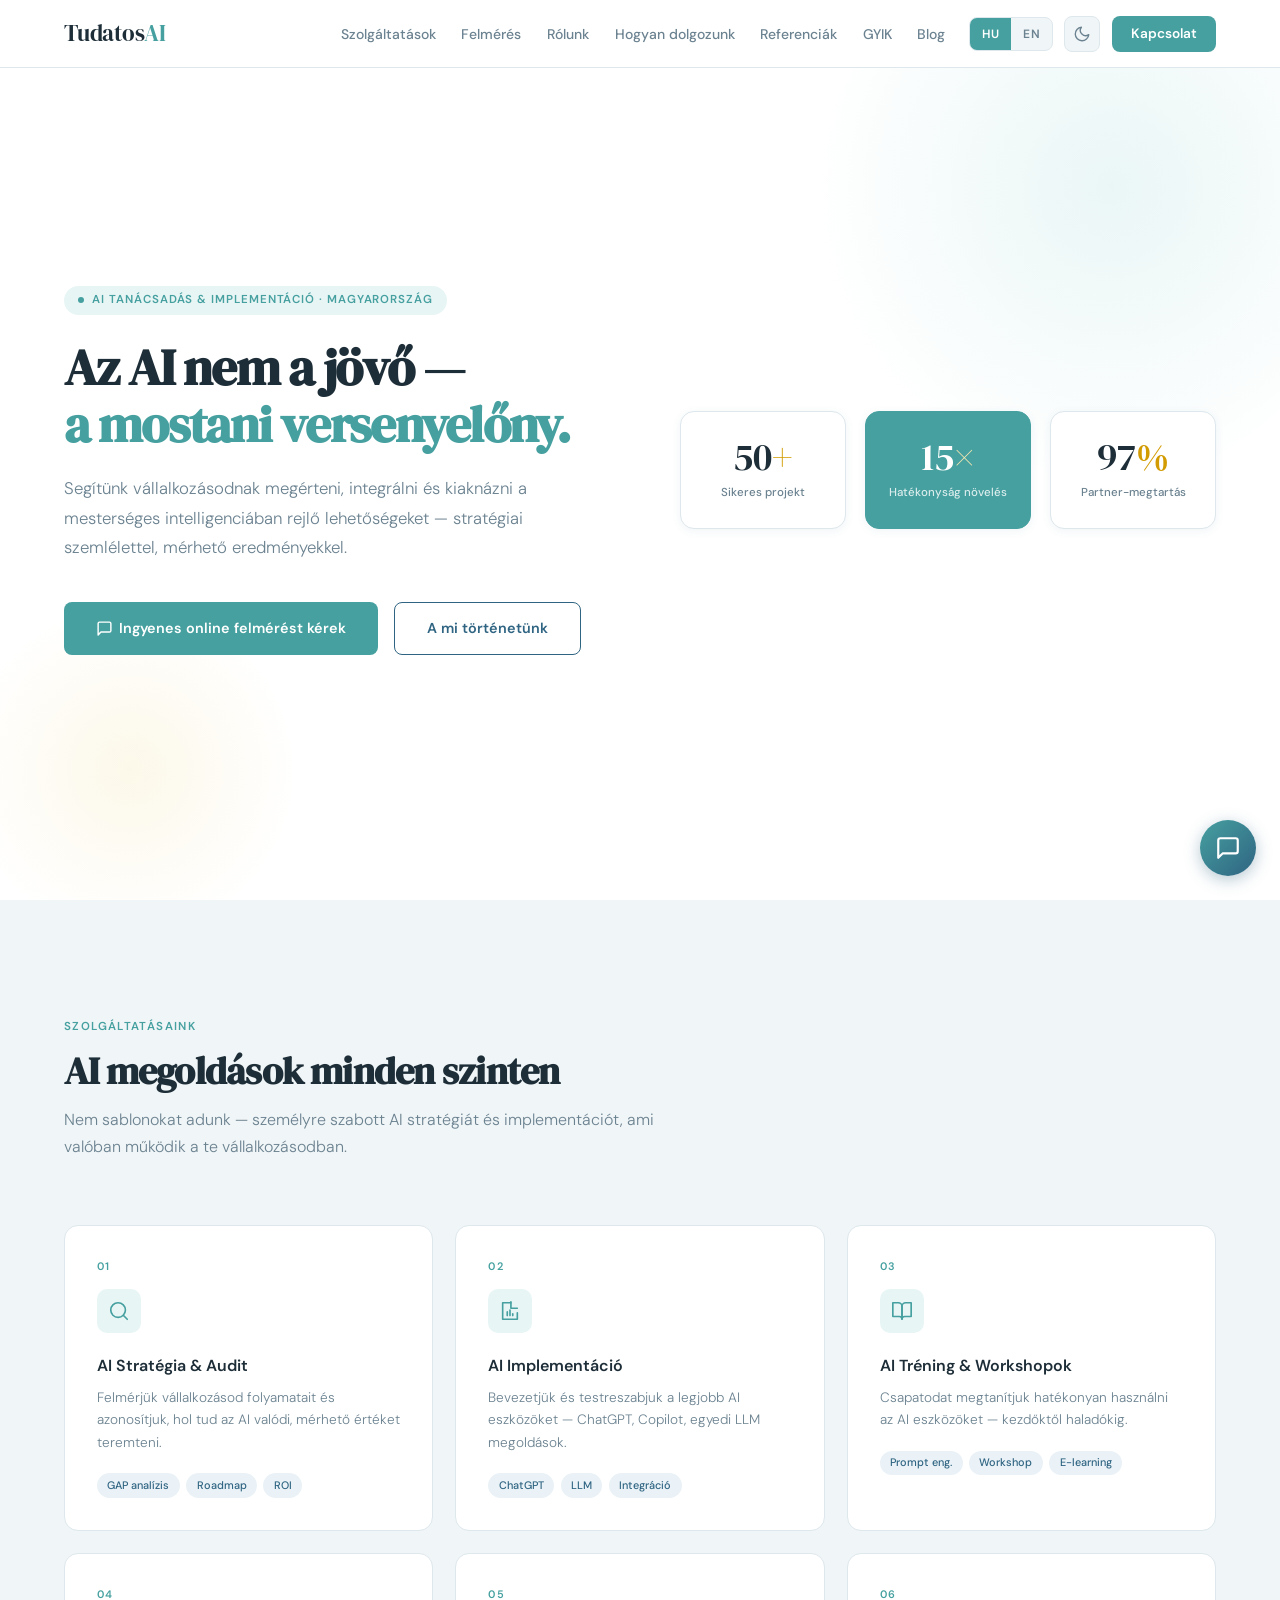
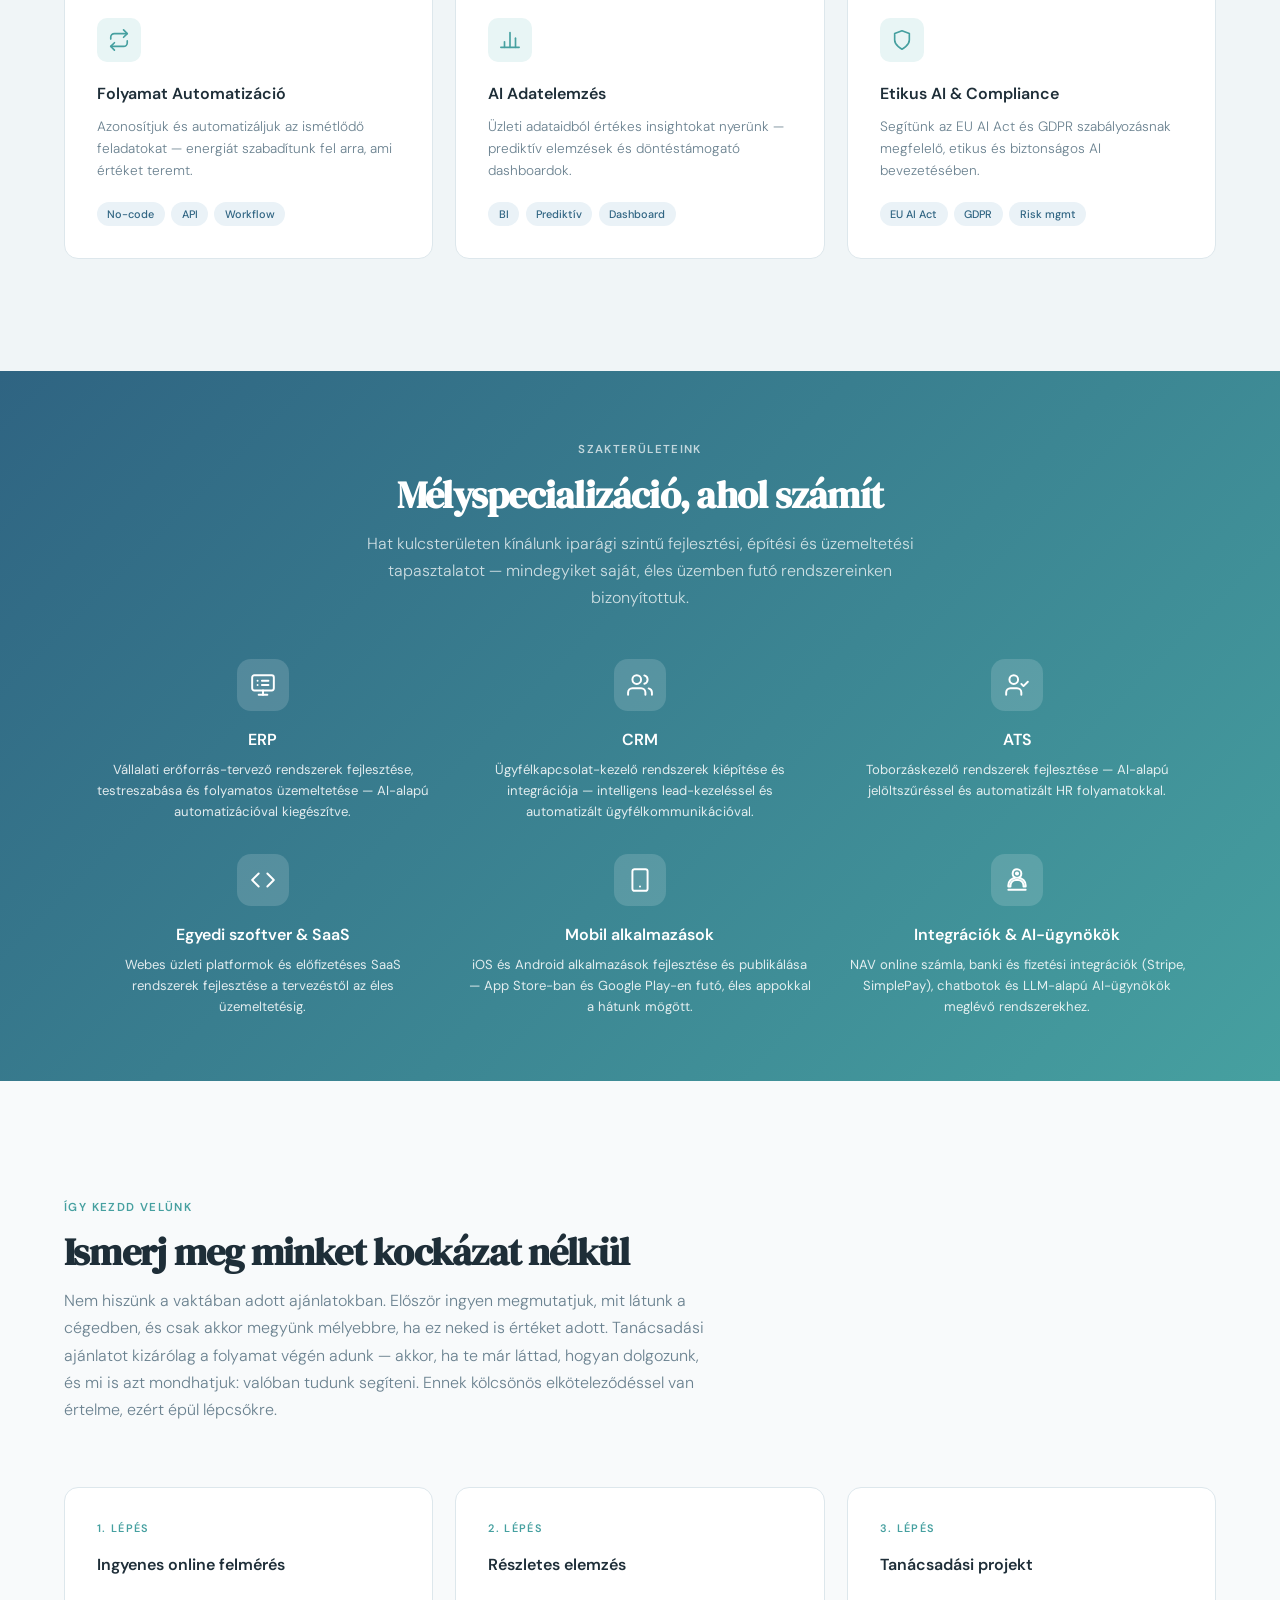
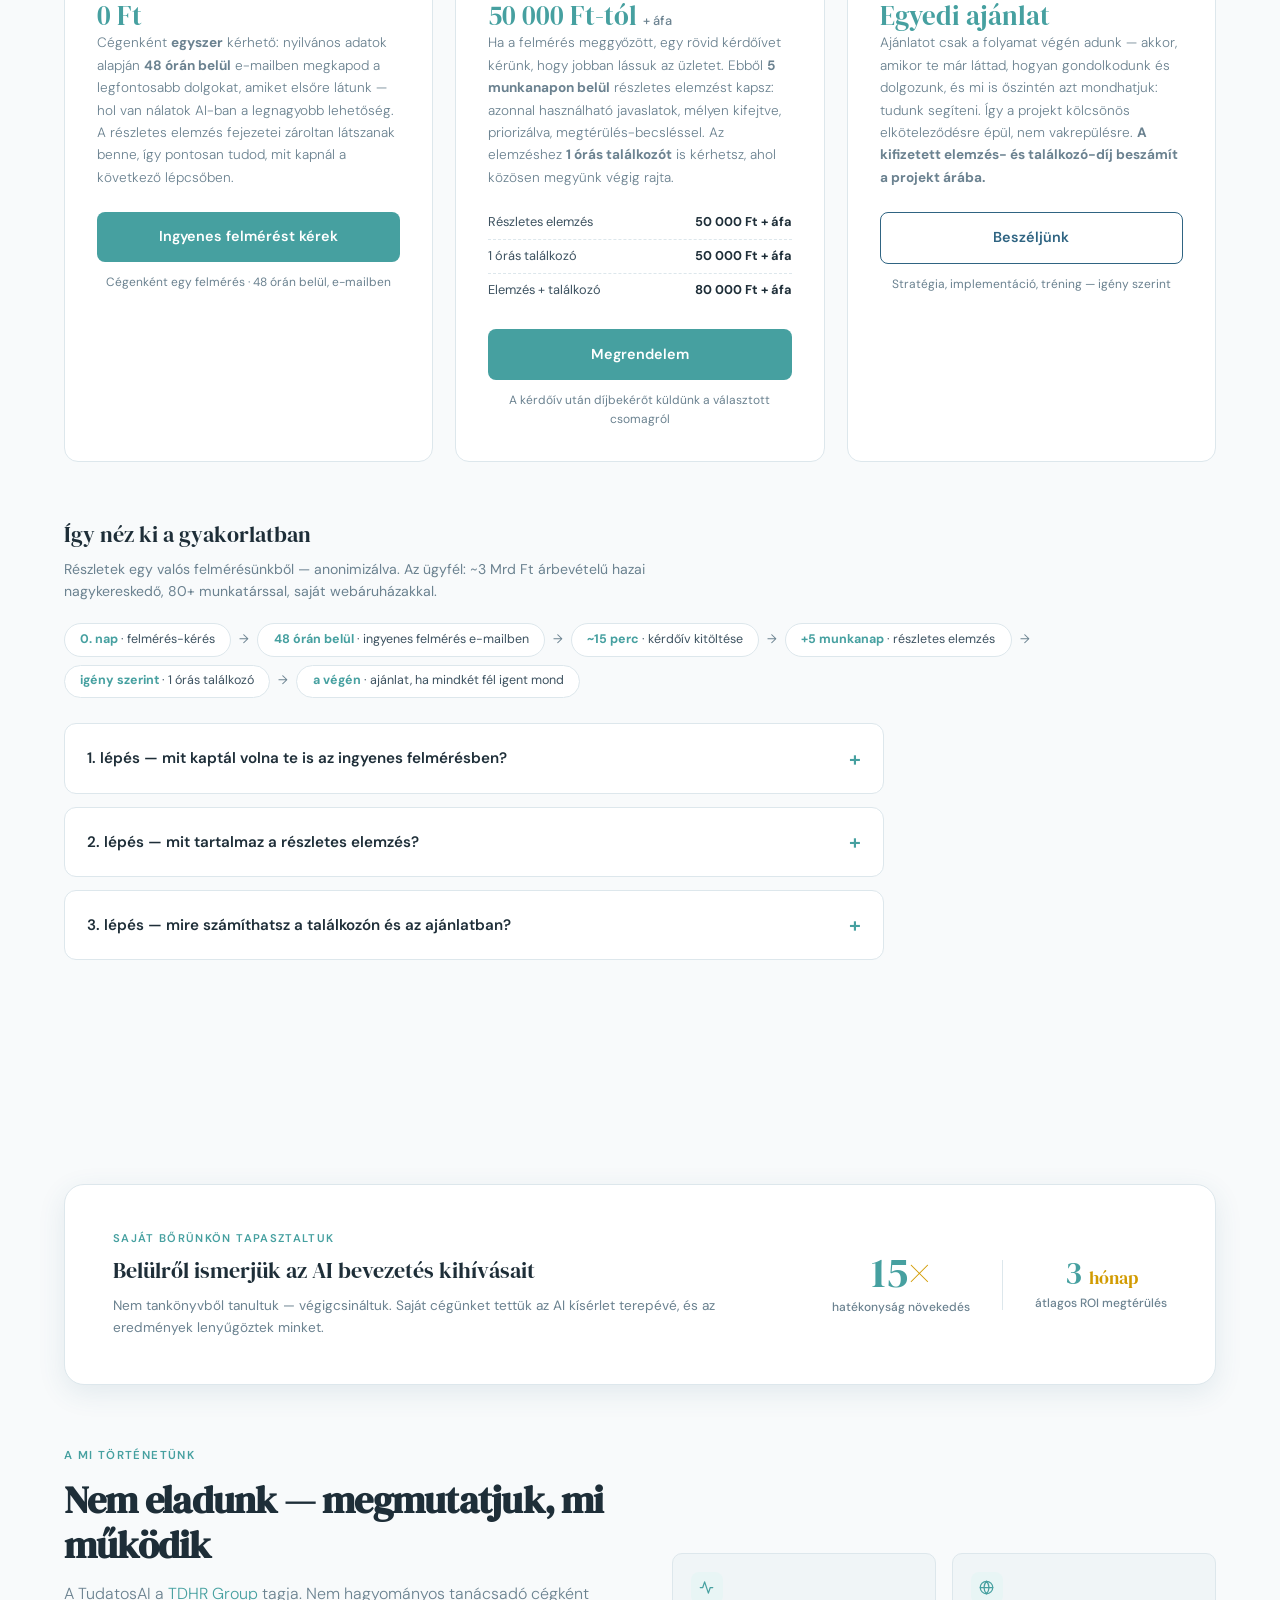
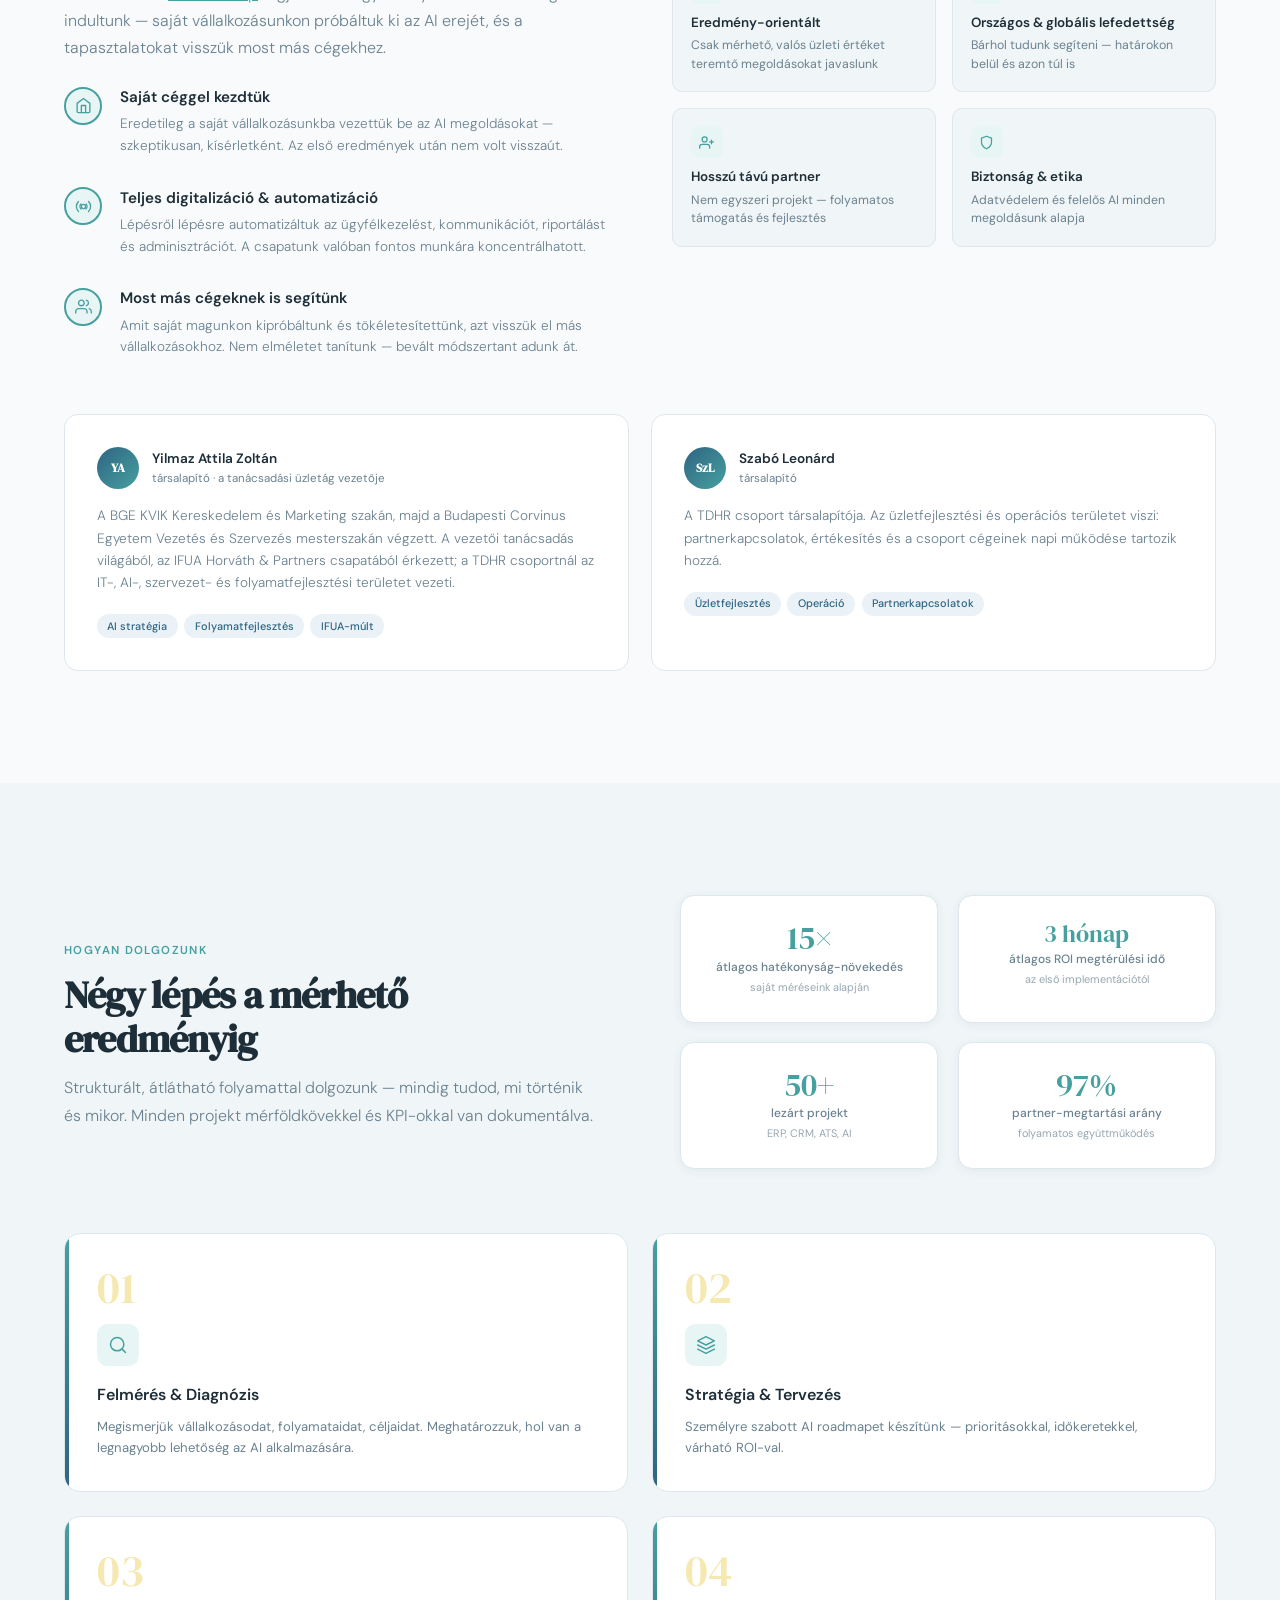
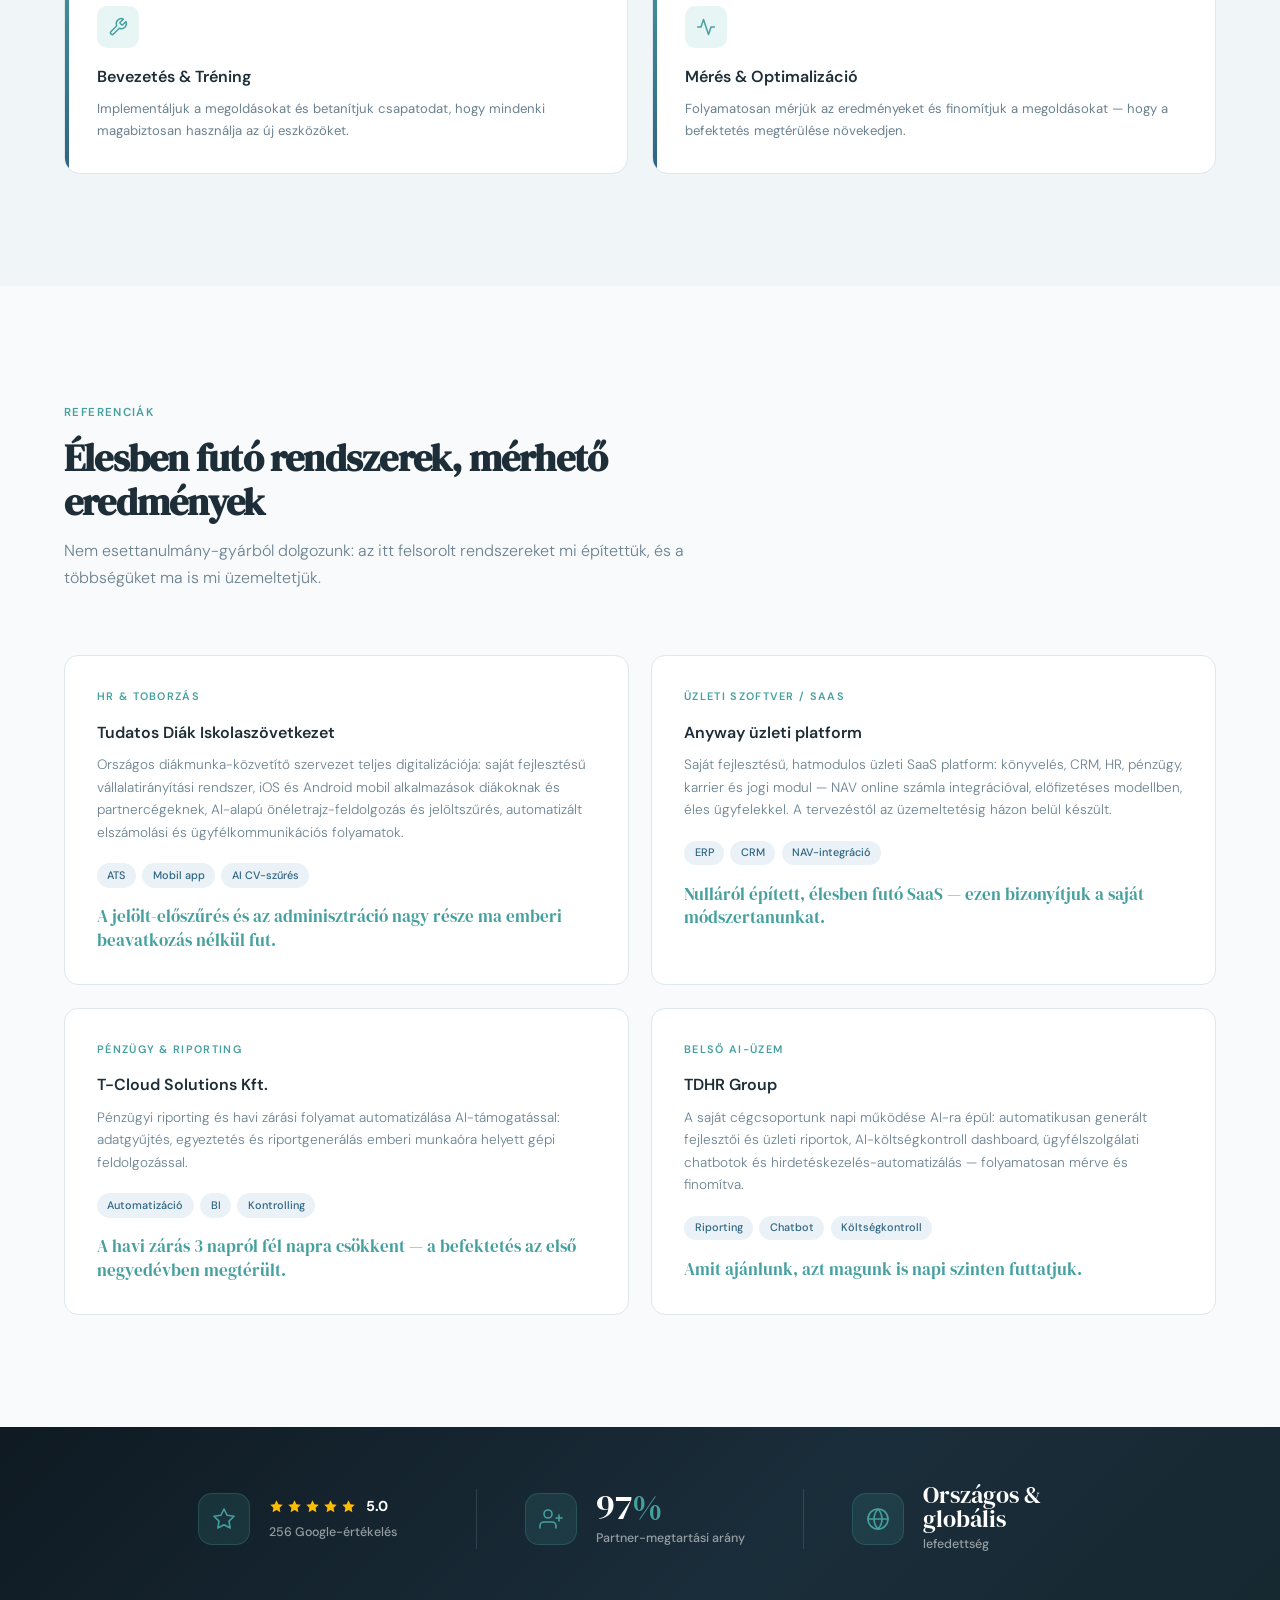
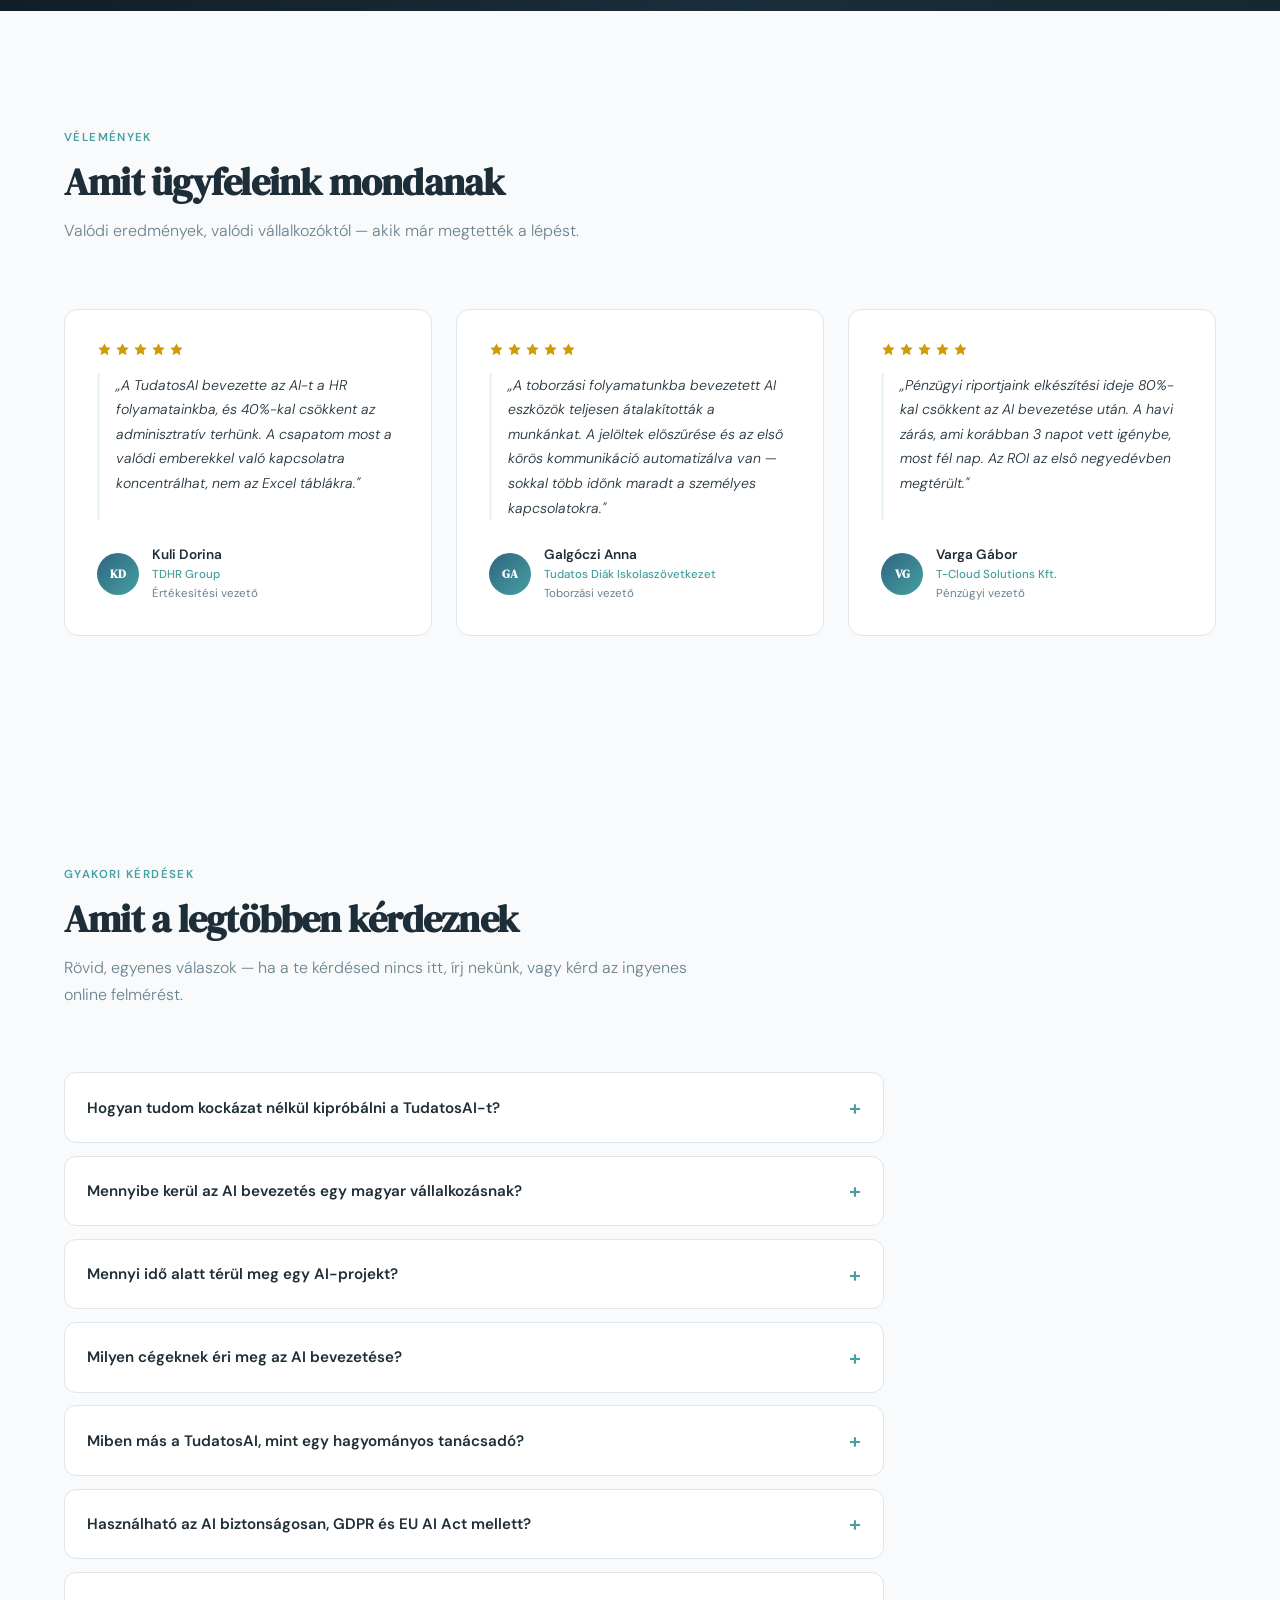
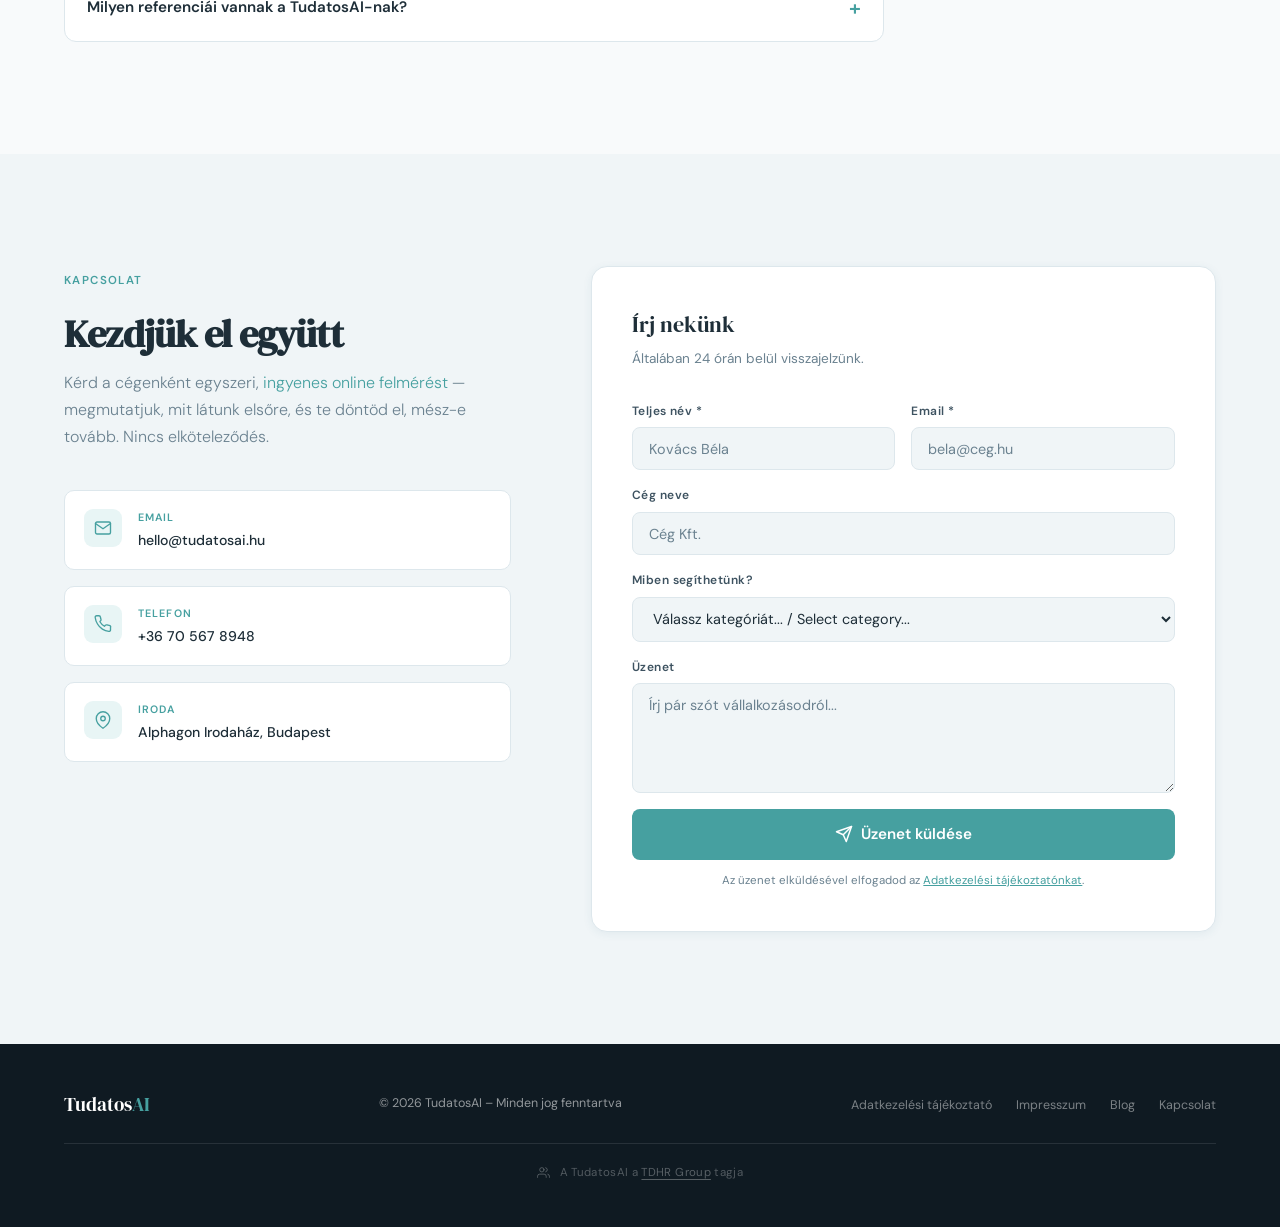
<file: index.html>
<!DOCTYPE html>
<html lang="hu" data-theme="light" data-lang="hu">
<head>
<meta charset="UTF-8">
<meta name="viewport" content="width=device-width, initial-scale=1.0">
<title>AI tanácsadás és AI bevezetés vállalkozásoknak | TudatosAI – TDHR Group</title>
<meta name="description" content="AI stratégia és audit, folyamatautomatizálás, egyedi AI- és szoftverfejlesztés (ERP, CRM, ATS, mobil app), tréning magyar vállalkozásoknak. Saját, éles üzemben futó rendszereken bizonyított módszertan, mérhető ROI. Ingyenes online felmérés.">
<meta name="keywords" content="AI tanácsadás, AI bevezetés, AI stratégia, AI audit, mesterséges intelligencia tanácsadás Magyarország, folyamatautomatizálás, AI automatizáció, egyedi szoftverfejlesztés, ERP, CRM, ATS, KKV AI, ChatGPT üzleti használat, TDHR Group">
<link rel="canonical" href="https://tudatosai.hu/">
<link rel="alternate" hreflang="hu" href="https://tudatosai.hu/">
<link rel="alternate" hreflang="en" href="https://tudatosai.hu/">
<link rel="alternate" hreflang="x-default" href="https://tudatosai.hu/">
<!-- Open Graph -->
<meta property="og:type" content="website">
<meta property="og:title" content="AI tanácsadás és AI bevezetés vállalkozásoknak | TudatosAI">
<meta property="og:description" content="AI stratégia, audit, folyamatautomatizálás és egyedi AI-fejlesztés magyar vállalkozásoknak — saját, éles üzemben futó rendszereken bizonyított módszertannal.">
<meta property="og:url" content="https://tudatosai.hu/">
<meta property="og:image" content="https://tudatosai.hu/og-image.jpg">
<meta property="og:image:width" content="1200">
<meta property="og:image:height" content="630">
<meta property="og:locale" content="hu_HU">
<meta property="og:site_name" content="TudatosAI">
<!-- Twitter Card -->
<meta name="twitter:card" content="summary_large_image">
<meta name="twitter:title" content="TudatosAI – AI Bevezetés & Tanácsadás">
<meta name="twitter:description" content="AI stratégia, implementáció és tréning magyar vállalkozásoknak. Ingyenes online felmérés.">
<meta name="twitter:image" content="https://tudatosai.hu/og-image.jpg">
<!-- Google Search Console verification (replace content with your verification code) -->
<meta name="google-site-verification" content="Iu2fOdT6gBh4CmsN5R7050DQouybcCFON0oURmyz8Fw">
<!-- Favicon -->
<link rel="icon" type="image/svg+xml" href="/favicon.svg">
<!-- JSON-LD Organization -->
<script type="application/ld+json">
{
  "@context": "https://schema.org",
  "@type": "Organization",
  "name": "TudatosAI",
  "url": "https://tudatosai.hu",
  "logo": "https://tudatosai.hu/og-image.jpg",
  "email": "hello@tudatosai.hu",
  "telephone": "+36705678948",
  "address": {
    "@type": "PostalAddress",
    "addressLocality": "Budapest",
    "addressCountry": "HU",
    "streetAddress": "Alphagon Irodaház"
  },
  "parentOrganization": {
    "@type": "Organization",
    "name": "TDHR Group",
    "url": "https://tdhr.hu"
  },
  "description": "AI tanácsadás és implementáció magyar vállalkozásoknak: AI stratégia és audit, folyamatautomatizálás, egyedi AI- és szoftverfejlesztés (ERP, CRM, ATS, mobil app), tréning. A TDHR Group tagja — a módszertant saját, éles üzemben futó rendszerein bizonyította.",
  "areaServed": "HU",
  "knowsAbout": ["AI stratégia", "AI audit", "folyamatautomatizálás", "gépi tanulás", "nagy nyelvi modellek (LLM)", "chatbot fejlesztés", "ERP rendszerek", "CRM rendszerek", "ATS toborzórendszerek", "egyedi szoftverfejlesztés", "mobil alkalmazás fejlesztés", "NAV online számla integráció", "EU AI Act megfelelés", "GDPR"],
  "founder": [
    {
      "@type": "Person",
      "name": "Yilmaz Attila Zoltán",
      "jobTitle": "társalapító, a tanácsadási üzletág vezetője",
      "alumniOf": [
        {"@type": "CollegeOrUniversity", "name": "Budapesti Gazdasági Egyetem (BGE KVIK), Kereskedelem és Marketing"},
        {"@type": "CollegeOrUniversity", "name": "Budapesti Corvinus Egyetem, Vezetés és Szervezés MSc"}
      ],
      "description": "Korábban az IFUA Horváth & Partners vezetői tanácsadója; a TDHR csoportnál az IT-, AI-, szervezet- és folyamatfejlesztési területet vezeti."
    },
    {
      "@type": "Person",
      "name": "Szabó Leonárd",
      "jobTitle": "társalapító"
    }
  ],
  "sameAs": ["https://tdhr.hu"]
}
</script>
<!-- JSON-LD Services -->
<script type="application/ld+json">
{
  "@context": "https://schema.org",
  "@type": "OfferCatalog",
  "name": "TudatosAI szolgáltatások",
  "itemListElement": [
    {"@type": "Offer", "price": "0", "priceCurrency": "HUF", "itemOffered": {"@type": "Service", "name": "Ingyenes online felmérés", "description": "Cégenként egyszeri, ingyenes online felmérés nyilvános adatok alapján, 48 órán belül e-mailben: a legfontosabb dolgok, amiket elsőre látunk — a részletes elemzés fejezetei zároltan látszanak."}},
    {"@type": "Offer", "price": "50000", "priceCurrency": "HUF", "itemOffered": {"@type": "Service", "name": "Részletes AI-elemzés", "description": "Rövid kérdőív alapján készülő részletes elemzés 5 munkanapon belül: azonnal használható, mélyen kifejtett javaslatok, priorizálva, megtérülés-becsléssel. A díj beszámít egy későbbi tanácsadási projektbe."}},
    {"@type": "Offer", "price": "50000", "priceCurrency": "HUF", "itemOffered": {"@type": "Service", "name": "1 órás találkozó", "description": "Egyórás online vagy személyes találkozó a cég AI-lehetőségeiről, a részletes elemzésre építve. A díj beszámít egy későbbi tanácsadási projektbe."}},
    {"@type": "Offer", "price": "80000", "priceCurrency": "HUF", "itemOffered": {"@type": "Service", "name": "Részletes elemzés + 1 órás találkozó", "description": "Az elemzés és a találkozó együtt, kedvezményes csomagáron."}},
    {"@type": "Offer", "itemOffered": {"@type": "Service", "name": "AI Stratégia és Audit", "description": "Folyamatfelmérés, AI-lehetőségtérkép, megtérülés-alapú priorizálás és 12 hónapos bevezetési roadmap vállalkozásoknak."}},
    {"@type": "Offer", "itemOffered": {"@type": "Service", "name": "AI Implementáció", "description": "AI-eszközök bevezetése és testreszabása: ChatGPT, Claude, Copilot, egyedi LLM-alapú megoldások és chatbotok."}},
    {"@type": "Offer", "itemOffered": {"@type": "Service", "name": "Folyamatautomatizálás", "description": "Ismétlődő adminisztratív feladatok automatizálása: rendelés- és dokumentumfeldolgozás, ügyfélkommunikáció, riporting."}},
    {"@type": "Offer", "itemOffered": {"@type": "Service", "name": "Egyedi szoftver- és mobilapp-fejlesztés", "description": "ERP, CRM és ATS rendszerek, webes SaaS platformok és iOS/Android mobil alkalmazások fejlesztése és üzemeltetése."}},
    {"@type": "Offer", "itemOffered": {"@type": "Service", "name": "AI Tréning és Workshopok", "description": "Gyakorlati AI-képzés csapatoknak: prompt engineering, üzleti AI-használat, vezetői AI-workshopok."}},
    {"@type": "Offer", "itemOffered": {"@type": "Service", "name": "Etikus AI és Compliance", "description": "EU AI Act- és GDPR-megfelelő AI-bevezetés, belső AI-szabályzat és kockázatkezelés."}}
  ]
}
</script>
<!-- JSON-LD FAQ -->
<script type="application/ld+json">
{
  "@context": "https://schema.org",
  "@type": "FAQPage",
  "mainEntity": [
    {
      "@type": "Question",
      "name": "Hogyan tudom kockázat nélkül kipróbálni a TudatosAI-t?",
      "acceptedAnswer": {"@type": "Answer", "text": "Lépcsőzetesen. Először kérd a cégenként egyszeri, ingyenes online felmérést — 48 órán belül e-mailben megkapod, mit látunk elsőre; a részletes fejezetek zároltan látszanak. Ha mélyebb kép kell: a részletes elemzés 50 000 Ft + áfa (rövid kérdőív után, 5 munkanapon belül), az 1 órás találkozó szintén 50 000 Ft + áfa, a kettő együtt 80 000 Ft + áfa. Tanácsadási ajánlatot csak ezután adunk — akkor, ha te már láttad, hogyan dolgozunk, és mi is azt mondhatjuk, hogy tudunk segíteni; a kifizetett díjak ilyenkor beszámítanak a projekt árába."}
    },
    {
      "@type": "Question",
      "name": "Mennyibe kerül az AI bevezetés egy magyar vállalkozásnak?",
      "acceptedAnswer": {"@type": "Answer", "text": "Az online felmérés ingyenes, cégenként egyszer kérhető. A részletes elemzés 50 000 Ft + áfa, az 1 órás találkozó szintén 50 000 Ft + áfa, a kettő együtt 80 000 Ft + áfa. Egy teljes AI-stratégia és audit pár millió forintos, fix áras projekt, az automatizációs pilotok terjedelemtől függően árazódnak. A pontos árat mindig a cég méretéhez és céljaihoz szabjuk."}
    },
    {
      "@type": "Question",
      "name": "Mennyi idő alatt térül meg egy AI-projekt?",
      "acceptedAnswer": {"@type": "Answer", "text": "A gyors győzelmek (pl. dokumentumfeldolgozás, ügyfélkommunikáció automatizálása) már hetek alatt mérhető eredményt hoznak; tapasztalatunk szerint az átlagos megtérülési idő az első implementációtól számítva körülbelül 3 hónap."}
    },
    {
      "@type": "Question",
      "name": "Milyen cégeknek éri meg az AI bevezetése?",
      "acceptedAnswer": {"@type": "Answer", "text": "Jellemzően minden olyan cégnek, ahol ismétlődő adminisztratív munka, sok ügyfélkommunikáció vagy nagy mennyiségű adat van — mérettől függetlenül, de leginkább a 10 fő feletti KKV-knak és középvállalatoknak. A kereskedelem, a HR és toborzás, a pénzügy-könyvelés és a szolgáltató szektor a leggyakoribb terepünk."}
    },
    {
      "@type": "Question",
      "name": "Miben más a TudatosAI, mint egy hagyományos tanácsadó cég?",
      "acceptedAnswer": {"@type": "Answer", "text": "A módszertanunkat először saját cégeinken bizonyítottuk: a TDHR Group tagjaként saját fejlesztésű, éles üzemben futó rendszereket építünk és üzemeltetünk — köztük egy hatmodulos üzleti SaaS platformot, iOS/Android mobil alkalmazásokat és AI-alapú toborzási rendszert. Nem elméletet tanítunk, hanem működő gyakorlatot adunk át, és a bevezetést fejlesztői kapacitással is támogatjuk."}
    },
    {
      "@type": "Question",
      "name": "GDPR és EU AI Act mellett használható biztonságosan az AI?",
      "acceptedAnswer": {"@type": "Answer", "text": "Igen. Minden megoldásunkat GDPR- és EU AI Act-megfelelően tervezzük: tisztázzuk, milyen adat kerülhet külső AI-szolgáltatóhoz, EU-s adatkezelést és megfelelő szerződéses hátteret (DPA) alakítunk ki, és belső AI-szabályzatot adunk át a csapatnak."}
    },
    {
      "@type": "Question",
      "name": "Milyen referenciái vannak a TudatosAI-nak?",
      "acceptedAnswer": {"@type": "Answer", "text": "Referenciáink közé tartozik a Tudatos Diák Iskolaszövetkezet teljes digitalizációja (AI-alapú jelöltszűrés, mobil appok, automatizált elszámolás és ügyfélkommunikáció), az Anyway hatmodulos üzleti SaaS platform (könyvelés, CRM, HR, pénzügy, karrier, jog — NAV-integrációval), valamint pénzügyi riporting-automatizálás, amellyel a havi zárás 3 napról fél napra csökkent."}
    }
  ]
}
</script>
<!-- JSON-LD LocalBusiness (Google My Business) -->
<script type="application/ld+json">
{
  "@context": "https://schema.org",
  "@type": "LocalBusiness",
  "name": "TudatosAI",
  "description": "AI tanácsadás és implementáció magyar vállalkozásoknak. Stratégia, automatizáció, tréning.",
  "url": "https://tudatosai.hu",
  "telephone": "+36705678948",
  "email": "hello@tudatosai.hu",
  "address": {
    "@type": "PostalAddress",
    "streetAddress": "Alphagon Irodaház",
    "addressLocality": "Budapest",
    "addressCountry": "HU"
  },
  "geo": {
    "@type": "GeoCoordinates",
    "latitude": "47.4979",
    "longitude": "19.0402"
  },
  "openingHoursSpecification": {
    "@type": "OpeningHoursSpecification",
    "dayOfWeek": ["Monday","Tuesday","Wednesday","Thursday","Friday"],
    "opens": "09:00",
    "closes": "17:00"
  },
  "priceRange": "$$",
  "image": "https://tudatosai.hu/og-image.jpg",
  "sameAs": []
}
</script>
<!-- Chatbot -->
<link rel="stylesheet" href="/chatbot-widget.css">
<link rel="preconnect" href="https://fonts.googleapis.com">
<link rel="preconnect" href="https://fonts.gstatic.com" crossorigin>
<link href="https://fonts.googleapis.com/css2?family=DM+Serif+Display:ital@0;1&family=DM+Sans:opsz,wght@9..40,300;9..40,400;9..40,500;9..40,600&display=swap" rel="stylesheet">
<style>
/* ═══ TOKENS ═══ */
:root {
  --gold:#D29B01; --gold-light:#F5E8B0; --gold-pale:#FBF5E0;
  --blue:#2F6482; --blue-light:#EAF2F7;
  --teal:#46A0A0; --teal-light:#E8F5F5; --teal-dark:#357878;
  --bg-page:#F8FAFB; --bg-card:#FFFFFF; --bg-alt:#F0F5F7;
  --bg-nav:rgba(255,255,255,0.94); --border:#DDE7EC;
  --text:#1E2E38; --text-mid:#3D5260; --text-muted:#6B8290;
  --shadow-sm:0 2px 10px rgba(47,100,130,.07);
  --shadow-md:0 8px 28px rgba(47,100,130,.11);
  --shadow-lg:0 16px 48px rgba(47,100,130,.14);
}
[data-theme="dark"] {
  --bg-page:#1F2F3D; --bg-card:#283D4E; --bg-alt:#243545;
  --bg-nav:rgba(31,47,61,0.96); --border:#446070;
  --text:#F0F5F8; --text-mid:#C4DAE5; --text-muted:#96B5C6;
  --shadow-sm:0 2px 10px rgba(0,0,0,.2); --shadow-md:0 8px 28px rgba(0,0,0,.3); --shadow-lg:0 16px 48px rgba(0,0,0,.4);
  --blue-light:#2E4858; --teal-light:#284242; --gold-pale:#352E08;
}
*,*::before,*::after{box-sizing:border-box;margin:0;padding:0;}
html{scroll-behavior:smooth;}
body{background:var(--bg-page);color:var(--text);font-family:'DM Sans',sans-serif;font-size:16px;line-height:1.6;overflow-x:hidden;transition:background .3s,color .3s;}
img,svg{display:block;} a{text-decoration:none;}

/* ═══ NAV ═══ */
nav{position:fixed;top:0;left:0;right:0;z-index:300;background:var(--bg-nav);backdrop-filter:blur(10px);border-bottom:1px solid var(--border);height:68px;display:flex;align-items:center;padding:0 5%;gap:1.5rem;transition:background .3s,border-color .3s;}
.logo{font-family:'DM Serif Display',serif;font-size:1.45rem;color:var(--text);letter-spacing:-.01em;white-space:nowrap;}
.logo em{color:var(--teal);font-style:normal;}
.nav-links{display:flex;gap:1.6rem;list-style:none;align-items:center;margin-left:auto;}
.nav-links a{color:var(--text-muted);font-size:.875rem;font-weight:500;transition:color .2s;white-space:nowrap;}
.nav-links a:hover{color:var(--teal);}
.nav-actions{display:flex;align-items:center;gap:.7rem;flex-shrink:0;}
.lang-toggle{display:flex;align-items:center;background:var(--bg-alt);border:1px solid var(--border);border-radius:8px;overflow:hidden;height:34px;}
.lang-btn{padding:0 .75rem;font-size:.75rem;font-weight:600;color:var(--text-muted);cursor:pointer;border:none;background:transparent;height:100%;transition:background .2s,color .2s;font-family:'DM Sans',sans-serif;letter-spacing:.04em;}
.lang-btn.active{background:var(--teal);color:#fff;}
.dark-toggle{width:36px;height:36px;background:var(--bg-alt);border:1px solid var(--border);border-radius:8px;cursor:pointer;display:flex;align-items:center;justify-content:center;transition:background .2s;}
.dark-toggle:hover{background:var(--border);}
.dark-toggle svg{width:18px;height:18px;fill:none;stroke:var(--text-muted);stroke-width:1.8;stroke-linecap:round;stroke-linejoin:round;}
.icon-moon{display:block;} .icon-sun{display:none;}
[data-theme="dark"] .icon-moon{display:none;} [data-theme="dark"] .icon-sun{display:block;}
.nav-cta{padding:0 1.2rem;height:36px;background:var(--teal);color:#fff!important;border-radius:8px;font-weight:600!important;font-size:.85rem!important;display:inline-flex;align-items:center;transition:background .2s,transform .15s!important;}
.nav-cta:hover{background:var(--blue)!important;transform:translateY(-1px);}
.nav-hamburger{display:none;flex-direction:column;gap:5px;cursor:pointer;padding:6px;margin-left:auto;background:none;border:none;}
.nav-hamburger span{display:block;width:22px;height:2px;background:var(--text);border-radius:2px;transition:transform .3s,opacity .3s;}
.nav-hamburger.open span:nth-child(1){transform:translateY(7px) rotate(45deg);}
.nav-hamburger.open span:nth-child(2){opacity:0;}
.nav-hamburger.open span:nth-child(3){transform:translateY(-7px) rotate(-45deg);}
.mobile-nav{display:none;position:fixed;top:68px;left:0;right:0;z-index:299;background:var(--bg-card);border-bottom:1px solid var(--border);padding:1.5rem 5%;flex-direction:column;gap:1rem;box-shadow:var(--shadow-md);}
.mobile-nav.open{display:flex;}
.mobile-nav a{color:var(--text);font-weight:500;padding:.4rem 0;border-bottom:1px solid var(--border);}

/* ═══ HERO ═══ */
#hero{min-height:100vh;padding:120px 5% 80px;display:flex;align-items:center;background:var(--bg-card);position:relative;overflow:hidden;}
.hero-blob-1{position:absolute;right:-80px;top:-60px;width:550px;height:550px;border-radius:50%;background:radial-gradient(circle at 55% 45%,var(--teal-light),transparent 70%);opacity:.9;pointer-events:none;}
.hero-blob-2{position:absolute;left:-40px;bottom:-40px;width:340px;height:340px;border-radius:50%;background:radial-gradient(circle,var(--gold-pale),transparent 70%);opacity:.7;pointer-events:none;}
.hero-inner{position:relative;z-index:1;display:grid;grid-template-columns:1fr 1fr;gap:5rem;align-items:center;width:100%;}
.hero-badge{display:inline-flex;align-items:center;gap:.5rem;background:var(--teal-light);color:var(--teal);font-size:.72rem;font-weight:600;letter-spacing:.08em;text-transform:uppercase;padding:.35rem .9rem;border-radius:100px;margin-bottom:1.5rem;}
.badge-dot{width:6px;height:6px;background:var(--teal);border-radius:50%;animation:blink 2s infinite;}
@keyframes blink{0%,100%{opacity:1;}50%{opacity:.3;}}
.hero-title{font-family:'DM Serif Display',serif;font-size:clamp(2.3rem,4vw,3.6rem);line-height:1.1;letter-spacing:-.025em;color:var(--text);margin-bottom:1.4rem;}
.hero-title .accent{color:var(--teal);}
.hero-desc{font-size:1.05rem;color:var(--text-muted);line-height:1.75;max-width:480px;margin-bottom:2.5rem;font-weight:300;}
.hero-actions{display:flex;gap:1rem;flex-wrap:wrap;}
.btn-fill{padding:.85rem 2rem;background:var(--teal);color:#fff;border:none;border-radius:8px;font-family:'DM Sans',sans-serif;font-size:.9rem;font-weight:600;cursor:pointer;display:inline-flex;align-items:center;gap:.4rem;transition:background .2s,transform .15s,box-shadow .2s;}
.btn-fill:hover{background:var(--blue);transform:translateY(-2px);box-shadow:0 6px 20px rgba(47,100,130,.28);}
.btn-outline{padding:.85rem 2rem;background:transparent;color:var(--blue);border:1.5px solid var(--blue);border-radius:8px;font-family:'DM Sans',sans-serif;font-size:.9rem;font-weight:600;cursor:pointer;display:inline-flex;align-items:center;gap:.4rem;transition:background .2s,transform .15s;}
.btn-outline:hover{background:var(--blue-light);transform:translateY(-2px);}
.stat-cards{display:grid;grid-template-columns:repeat(3,1fr);gap:1.2rem;}
.stat-card{background:var(--bg-card);border:1px solid var(--border);border-radius:14px;padding:1.6rem 1.2rem;text-align:center;box-shadow:var(--shadow-sm);transition:transform .2s,box-shadow .2s,background .3s,border-color .3s;}
.stat-card:hover{transform:translateY(-3px);box-shadow:var(--shadow-md);}
.stat-card.featured{background:var(--teal);border-color:var(--teal);}
.stat-num{font-family:'DM Serif Display',serif;font-size:2.4rem;line-height:1;color:var(--text);white-space:nowrap;}
.stat-unit{color:var(--gold);}
.stat-card.featured .stat-num{color:#fff;}
.stat-card.featured .stat-unit{color:var(--gold-light);}
.stat-card.featured .stat-label{color:rgba(255,255,255,.8);}
.stat-label{font-size:.72rem;color:var(--text-muted);margin-top:.5rem;font-weight:500;}

/* ═══ SECTION BASE ═══ */
.section-wrap{padding:7rem 5%;background:var(--bg-page);transition:background .3s;}
.section-wrap.alt{background:var(--bg-alt);}
.section-header{max-width:640px;margin-bottom:4rem;}
.section-eyebrow{display:inline-block;font-size:.72rem;font-weight:600;letter-spacing:.12em;text-transform:uppercase;color:var(--teal);margin-bottom:.8rem;}
.section-title{font-family:'DM Serif Display',serif;font-size:clamp(1.8rem,3vw,2.7rem);line-height:1.15;letter-spacing:-.02em;color:var(--text);margin-bottom:.8rem;}
.section-desc{font-size:1rem;color:var(--text-muted);line-height:1.7;font-weight:300;}

/* ═══ SERVICES ═══ */
.services-grid{display:grid;grid-template-columns:repeat(3,1fr);gap:1.4rem;}
.svc-card{background:var(--bg-card);border:1px solid var(--border);border-radius:14px;padding:2rem;transition:transform .2s,box-shadow .2s,border-color .2s,background .3s;position:relative;overflow:hidden;}
.svc-card::before{content:'';position:absolute;top:0;left:0;right:0;height:3px;background:linear-gradient(90deg,var(--teal),var(--blue));transform:scaleX(0);transform-origin:left;transition:transform .35s ease;}
.svc-card:hover{transform:translateY(-4px);box-shadow:var(--shadow-md);border-color:transparent;}
.svc-card:hover::before{transform:scaleX(1);}
.svc-num{font-size:.68rem;font-weight:600;letter-spacing:.12em;color:var(--teal);text-transform:uppercase;margin-bottom:.9rem;}
.icon-box{width:44px;height:44px;background:var(--teal-light);border-radius:10px;display:flex;align-items:center;justify-content:center;margin-bottom:1.2rem;transition:background .3s;}
.icon-box svg{width:22px;height:22px;stroke:var(--teal);fill:none;stroke-width:1.8;stroke-linecap:round;stroke-linejoin:round;}
.svc-title{font-size:1rem;font-weight:600;color:var(--text);margin-bottom:.55rem;}
.svc-desc{font-size:.85rem;color:var(--text-muted);line-height:1.65;font-weight:300;}
.svc-tags{display:flex;flex-wrap:wrap;gap:.4rem;margin-top:1.2rem;}
.chip{padding:.22rem .65rem;border-radius:100px;background:var(--blue-light);color:var(--blue);font-size:.68rem;font-weight:500;}

/* ═══ SPECIALTIES BAND ═══ */
.specialty-band{background:linear-gradient(135deg,var(--blue) 0%,var(--teal) 100%);padding:4rem 5%;}
.specialty-header{text-align:center;max-width:600px;margin:0 auto 3rem;}
.specialty-header .section-eyebrow{color:rgba(255,255,255,.7);}
.specialty-header .section-title{color:#fff;}
.specialty-header .section-desc{color:rgba(255,255,255,.75);}
.specialty-inner{display:grid;grid-template-columns:1fr 1fr 1fr;gap:2rem;max-width:1100px;margin:0 auto;}
.spec-item{text-align:center;color:#fff;}
.spec-icon{width:52px;height:52px;background:rgba(255,255,255,.15);border-radius:14px;display:flex;align-items:center;justify-content:center;margin:0 auto 1rem;}
.spec-icon svg{width:26px;height:26px;stroke:#fff;fill:none;stroke-width:1.8;stroke-linecap:round;stroke-linejoin:round;}
.spec-title{font-size:1rem;font-weight:600;margin-bottom:.4rem;}
.spec-desc{font-size:.82rem;opacity:.85;line-height:1.6;}

/* ═══ ABOUT ═══ */
.about-intro-card{display:grid;grid-template-columns:1fr auto;gap:3rem;align-items:center;background:var(--bg-card);border:1px solid var(--border);border-radius:20px;padding:2.8rem 3rem;box-shadow:var(--shadow-md);margin-bottom:3.5rem;transition:background .3s,border-color .3s;}
.card-eyebrow{font-size:.7rem;font-weight:600;letter-spacing:.12em;text-transform:uppercase;color:var(--teal);margin-bottom:.6rem;}
.card-heading{font-family:'DM Serif Display',serif;font-size:1.35rem;color:var(--text);margin-bottom:.7rem;line-height:1.2;}
.card-body{font-size:.85rem;color:var(--text-muted);line-height:1.65;}
.aic-stats{display:flex;align-items:center;gap:2rem;flex-shrink:0;}
.aic-stat{text-align:center;}
.aic-num{font-family:'DM Serif Display',serif;font-size:2.6rem;color:var(--teal);line-height:1;margin-bottom:.3rem;white-space:nowrap;}
.aic-unit{color:var(--gold);}
.aic-lbl{font-size:.75rem;color:var(--text-muted);font-weight:500;white-space:nowrap;}
.aic-stat-sep{width:1px;height:50px;background:var(--border);}
.about-body{display:grid;grid-template-columns:1fr 1fr;gap:4rem;align-items:start;}
.about-timeline{display:flex;flex-direction:column;gap:1.8rem;margin-top:1.5rem;}
.tl-item{display:flex;gap:1.1rem;}
.tl-icon{width:38px;height:38px;flex-shrink:0;background:var(--teal-light);border:2px solid var(--teal);border-radius:50%;display:flex;align-items:center;justify-content:center;margin-top:.1rem;transition:background .3s;}
.tl-icon svg{width:17px;height:17px;stroke:var(--teal);fill:none;stroke-width:1.9;stroke-linecap:round;stroke-linejoin:round;}
.tl-title{font-size:.95rem;font-weight:600;color:var(--text);margin-bottom:.25rem;}
.tl-desc{font-size:.85rem;color:var(--text-muted);line-height:1.6;font-weight:300;}
.hl-grid{display:grid;grid-template-columns:1fr 1fr;gap:1rem;align-self:center;}
.hl-item{background:var(--bg-alt);border:1px solid var(--border);border-radius:10px;padding:1.1rem;transition:background .3s,border-color .3s;}
.hl-icon-wrap{width:32px;height:32px;background:var(--teal-light);border-radius:8px;display:flex;align-items:center;justify-content:center;margin-bottom:.5rem;transition:background .3s;}
.hl-icon-wrap svg{width:15px;height:15px;stroke:var(--teal);fill:none;stroke-width:2;stroke-linecap:round;stroke-linejoin:round;}
.hl-title{font-size:.84rem;font-weight:600;color:var(--text);margin-bottom:.2rem;}
.hl-text{font-size:.77rem;color:var(--text-muted);line-height:1.5;}

/* ═══ PROCESS ═══ */
.process-section{padding:7rem 5%;background:var(--bg-alt);}
.process-intro{display:grid;grid-template-columns:1fr 1fr;gap:5rem;align-items:center;margin-bottom:4rem;}
.metrics-row{display:grid;grid-template-columns:repeat(2,1fr);gap:1.2rem;}
.metric-card{background:var(--bg-card);border:1px solid var(--border);border-radius:14px;padding:1.6rem 1.4rem;text-align:center;box-shadow:var(--shadow-sm);transition:transform .2s,box-shadow .2s,background .3s;}
.metric-card:hover{transform:translateY(-3px);box-shadow:var(--shadow-md);}
.metric-num{font-family:'DM Serif Display',serif;font-size:2rem;color:var(--teal);line-height:1;margin-bottom:.3rem;}
.metric-label{font-size:.75rem;color:var(--text-muted);font-weight:500;line-height:1.4;}
.metric-sub{font-size:.68rem;color:var(--text-muted);opacity:.7;margin-top:.2rem;}
.process-steps-visual{display:grid;grid-template-columns:repeat(2,1fr);gap:1.5rem;}
.ps-card{background:var(--bg-card);border:1px solid var(--border);border-radius:16px;padding:2rem;position:relative;overflow:hidden;transition:transform .2s,box-shadow .2s,background .3s;}
.ps-card:hover{transform:translateY(-4px);box-shadow:var(--shadow-md);}
.ps-card-accent{position:absolute;top:0;left:0;bottom:0;width:4px;background:linear-gradient(to bottom,var(--teal),var(--blue));}
.ps-num{font-family:'DM Serif Display',serif;font-size:2.8rem;color:var(--gold-light);line-height:1;margin-bottom:.8rem;}
[data-theme="dark"] .ps-num{color:rgba(210,155,1,.3);}
.ps-icon{width:42px;height:42px;background:var(--teal-light);border-radius:10px;display:flex;align-items:center;justify-content:center;margin-bottom:1rem;transition:background .3s;}
.ps-icon svg{width:20px;height:20px;stroke:var(--teal);fill:none;stroke-width:1.8;stroke-linecap:round;stroke-linejoin:round;}
.ps-title{font-size:1rem;font-weight:600;color:var(--text);margin-bottom:.5rem;}
.ps-desc{font-size:.82rem;color:var(--text-muted);line-height:1.65;}

/* ═══ SOCIAL PROOF BAND ═══ */
.social-proof-band{background:linear-gradient(135deg,#0F1A22 0%,#1A2D3A 60%,#162830 100%);padding:3.5rem 5%;}
[data-theme="dark"] .social-proof-band{background:linear-gradient(135deg,#182838 0%,#1F3040 60%,#1C3434 100%);}
.sp-inner{display:grid;grid-template-columns:1fr auto 1fr auto 1fr;gap:0;align-items:center;max-width:900px;margin:0 auto;}
.sp-divider{width:1px;height:60px;background:rgba(255,255,255,.12);margin:0 2.5rem;}
.sp-item{display:flex;align-items:center;gap:1.2rem;padding:0 .5rem;}
.sp-icon-wrap{width:52px;height:52px;background:rgba(70,160,160,.15);border:1px solid rgba(70,160,160,.25);border-radius:14px;display:flex;align-items:center;justify-content:center;flex-shrink:0;}
.sp-icon-wrap svg{width:24px;height:24px;stroke:var(--teal);fill:none;stroke-width:1.6;stroke-linecap:round;stroke-linejoin:round;}
.sp-stars{display:flex;gap:3px;align-items:center;margin-bottom:.3rem;}
.sp-stars svg{width:15px;height:15px;fill:#FBBC05;}
.sp-score{font-size:.9rem;font-weight:700;color:#fff;margin-left:.4rem;}
.sp-big{font-family:'DM Serif Display',serif;font-size:2.2rem;color:#fff;line-height:1;margin-bottom:.25rem;}
.sp-unit{color:var(--teal);}
.sp-val{font-size:.78rem;color:rgba(255,255,255,.55);font-weight:500;}

/* ═══ TESTIMONIALS ═══ */
.testi-grid{display:grid;grid-template-columns:repeat(3,1fr);gap:1.5rem;}
.testi-card{background:var(--bg-card);border:1px solid var(--border);border-radius:14px;padding:2rem;transition:transform .2s,box-shadow .2s,background .3s,border-color .3s;display:flex;flex-direction:column;}
.testi-card:hover{transform:translateY(-3px);box-shadow:var(--shadow-md);}
.testi-stars{display:flex;gap:3px;margin-bottom:1rem;}
.testi-stars svg{width:15px;height:15px;fill:var(--gold);}
.testi-text{font-size:.88rem;color:var(--text);line-height:1.75;font-weight:300;font-style:italic;border-left:3px solid var(--teal-light);padding-left:1rem;margin-bottom:1.5rem;flex:1;}
.testi-author{display:flex;align-items:center;gap:.8rem;}
.testi-avatar{width:42px;height:42px;border-radius:50%;background:linear-gradient(135deg,var(--blue),var(--teal));display:flex;align-items:center;justify-content:center;color:#fff;font-size:.78rem;font-weight:700;flex-shrink:0;font-family:'DM Serif Display',serif;}
.testi-name{font-size:.85rem;font-weight:600;color:var(--text);}
.testi-role{font-size:.72rem;color:var(--text-muted);}
.testi-company{font-size:.72rem;color:var(--teal);font-weight:500;}

/* ═══ CONTACT ═══ */
.contact-grid{display:grid;grid-template-columns:1fr 1.4fr;gap:5rem;align-items:start;}
.contact-info-items{display:flex;flex-direction:column;gap:1rem;margin-top:2.5rem;}
.ci-item{display:flex;gap:1rem;align-items:flex-start;padding:1.1rem 1.2rem;background:var(--bg-card);border:1px solid var(--border);border-radius:10px;transition:border-color .2s,background .3s;}
.ci-item:hover{border-color:var(--teal);}
.ci-icon-wrap{width:38px;height:38px;flex-shrink:0;background:var(--teal-light);border-radius:9px;display:flex;align-items:center;justify-content:center;}
.ci-icon-wrap svg{width:18px;height:18px;stroke:var(--teal);fill:none;stroke-width:1.8;stroke-linecap:round;stroke-linejoin:round;}
.ci-label{font-size:.67rem;text-transform:uppercase;letter-spacing:.1em;color:var(--teal);font-weight:600;margin-bottom:.2rem;}
.ci-value{font-size:.88rem;color:var(--text);font-weight:500;}
.ci-value a{color:var(--text);transition:color .2s;}
.ci-value a:hover{color:var(--teal);}
.contact-form{background:var(--bg-card);border:1px solid var(--border);border-radius:16px;padding:2.5rem;box-shadow:var(--shadow-sm);transition:background .3s,border-color .3s;}
.form-heading{font-family:'DM Serif Display',serif;font-size:1.4rem;color:var(--text);margin-bottom:.3rem;}
.form-sub{font-size:.85rem;color:var(--text-muted);margin-bottom:2rem;}
.form-row{display:grid;grid-template-columns:1fr 1fr;gap:1rem;}
.form-group{display:flex;flex-direction:column;gap:.4rem;margin-bottom:1rem;}
.form-label{font-size:.75rem;font-weight:600;color:var(--text-mid);letter-spacing:.04em;}
.form-input,.form-select,.form-textarea{background:var(--bg-alt);border:1.5px solid var(--border);color:var(--text);font-family:'DM Sans',sans-serif;font-size:.9rem;padding:.72rem 1rem;border-radius:8px;outline:none;width:100%;transition:border-color .2s,background .2s,color .3s;}
.form-input::placeholder,.form-textarea::placeholder{color:var(--text-muted);}
.form-input:focus,.form-textarea:focus,.form-select:focus{border-color:var(--teal);background:var(--bg-card);}
.form-textarea{resize:vertical;min-height:110px;}
.form-select option{background:var(--bg-card);color:var(--text);}
.btn-send{width:100%;padding:.95rem;background:var(--teal);color:#fff;font-family:'DM Sans',sans-serif;font-weight:600;font-size:.95rem;border:none;border-radius:8px;cursor:pointer;margin-top:.5rem;display:flex;align-items:center;justify-content:center;gap:.5rem;transition:background .2s,transform .15s,box-shadow .2s;}
.btn-send:hover{background:var(--blue);transform:translateY(-1px);box-shadow:0 6px 20px rgba(47,100,130,.28);}
.btn-send svg{width:18px;height:18px;stroke:#fff;fill:none;stroke-width:2;stroke-linecap:round;stroke-linejoin:round;}
.form-note{font-size:.72rem;color:var(--text-muted);text-align:center;margin-top:.8rem;}
.gdpr-link{color:var(--teal);cursor:pointer;text-decoration:underline;}

/* ═══ COOKIE CONSENT ═══ */

/* ═══ TOAST ═══ */
.toast{position:fixed;bottom:7rem;right:2rem;z-index:2000;color:#fff;padding:1rem 1.5rem;border-radius:10px;font-size:.88rem;font-weight:500;box-shadow:var(--shadow-lg);display:none;align-items:center;gap:.6rem;max-width:320px;}
.toast.show{display:flex;}
.toast svg{width:18px;height:18px;stroke:#fff;fill:none;stroke-width:2;stroke-linecap:round;stroke-linejoin:round;flex-shrink:0;}

/* ═══ GDPR MODAL ═══ */

/* ═══ FOOTER ═══ */
footer{background:#0F1A22;color:rgba(255,255,255,.55);padding:2.8rem 5%;}
[data-theme="dark"] footer{background:#182838;}
.footer-top{display:flex;justify-content:space-between;align-items:center;flex-wrap:wrap;gap:1rem;padding-bottom:1.5rem;border-bottom:1px solid rgba(255,255,255,.1);margin-bottom:1.2rem;}
.footer-logo{font-family:'DM Serif Display',serif;font-size:1.2rem;color:#fff;}
.footer-logo em{color:var(--teal);font-style:normal;}
.footer-copy{font-size:.78rem;}
.footer-links{display:flex;gap:1.5rem;list-style:none;}
.footer-links a{color:rgba(255,255,255,.45);font-size:.78rem;cursor:pointer;transition:color .2s;}
.footer-links a:hover{color:var(--teal);}
.footer-bottom{display:flex;align-items:center;justify-content:center;gap:.6rem;opacity:.5;}
.footer-bottom svg{width:13px;height:13px;stroke:currentColor;fill:none;stroke-width:1.8;stroke-linecap:round;stroke-linejoin:round;}
.footer-bottom span{font-size:.72rem;letter-spacing:.03em;}
.footer-bottom a{color:rgba(255,255,255,.6);text-decoration:underline;text-underline-offset:3px;transition:color .2s;}
.footer-bottom a:hover{color:var(--teal);}

/* ═══ REFERENCES ═══ */
.ref-grid{display:grid;grid-template-columns:repeat(2,1fr);gap:1.4rem;}
.ref-result{font-family:'DM Serif Display',serif;font-size:1.05rem;color:var(--teal);margin-top:1.1rem;line-height:1.4;}
.founder-grid{display:grid;grid-template-columns:1fr 1fr;gap:1.4rem;margin-top:3.5rem;}

/* ═══ AUDIT FUNNEL ═══ */
.audit-card{display:flex;flex-direction:column;}
.audit-price{font-family:'DM Serif Display',serif;font-size:1.7rem;color:var(--teal);line-height:1.1;margin:.9rem 0 .1rem;}
.audit-price small{font-size:.8rem;color:var(--text-muted);font-family:'DM Sans',sans-serif;font-weight:500;}
.audit-cta{margin-top:1.4rem;justify-content:center;}
.audit-note{font-size:.75rem;color:var(--text-muted);margin-top:.7rem;text-align:center;}
.audit-opts{list-style:none;margin:1rem 0 0;padding:0;font-size:.8rem;color:var(--text-mid);}
.audit-opts li{display:flex;justify-content:space-between;gap:1rem;padding:.4rem 0;border-bottom:1px dashed var(--border);}
.audit-opts li:last-child{border-bottom:none;}
.audit-opts b{white-space:nowrap;color:var(--text);}

/* ═══ AUDIT EXAMPLES ═══ */
.ex-wrap{margin-top:3.5rem;}
.ex-head{font-family:'DM Serif Display',serif;font-size:1.35rem;margin-bottom:.3rem;}
.ex-sub{font-size:.88rem;color:var(--text-muted);margin-bottom:1.3rem;max-width:640px;}
.timeline-strip{display:flex;flex-wrap:wrap;gap:.5rem;align-items:center;margin-bottom:1.6rem;font-size:.78rem;color:var(--text-mid);}
.tl-chip{background:var(--bg-card);border:1px solid var(--border);border-radius:100px;padding:.35rem .95rem;white-space:nowrap;}
.tl-chip b{color:var(--teal);}
.tl-arrow{color:var(--text-muted);}
.ex-quote{background:var(--bg-alt);border-left:3px solid var(--teal);border-radius:0 8px 8px 0;padding:.8rem 1.1rem;margin:.7rem 0;font-size:.85rem;color:var(--text-mid);font-style:italic;}
.ex-label{font-size:.7rem;font-weight:700;letter-spacing:.08em;text-transform:uppercase;color:var(--teal);margin:1.1rem 0 .3rem;}
.faq-a ul{padding-left:1.2rem;margin:.4rem 0 .8rem;}
.faq-a li{margin-bottom:.35rem;}

/* ═══ FAQ ═══ */
.faq-list{max-width:820px;display:flex;flex-direction:column;gap:.8rem;}
.faq-item{background:var(--bg-card);border:1px solid var(--border);border-radius:12px;transition:background .3s,border-color .3s;}
.faq-item summary{cursor:pointer;padding:1.1rem 1.4rem;font-weight:600;font-size:.95rem;color:var(--text);list-style:none;display:flex;justify-content:space-between;align-items:center;gap:1rem;}
.faq-item summary::-webkit-details-marker{display:none;}
.faq-item summary::after{content:'+';font-size:1.3rem;color:var(--teal);flex-shrink:0;transition:transform .2s;}
.faq-item[open] summary::after{transform:rotate(45deg);}
.faq-a{padding:0 1.4rem 1.2rem;font-size:.88rem;color:var(--text-muted);line-height:1.7;}

/* ═══ REVEAL ═══ */
.reveal{opacity:0;transform:translateY(22px);transition:opacity .6s ease,transform .6s ease;}
.reveal.visible{opacity:1;transform:translateY(0);}

/* ═══ LANG ═══ */
[data-lang="en"] .lang-hu{display:none;}
[data-lang="hu"] .lang-en{display:none;}

/* ═══ RESPONSIVE ═══ */
@media(max-width:1100px){
  .services-grid{grid-template-columns:repeat(2,1fr);}
  .about-intro-card{grid-template-columns:1fr;}
  .aic-stats{justify-content:flex-start;}
  .about-body{grid-template-columns:1fr;}
  .testi-grid{grid-template-columns:repeat(2,1fr);}
  .hero-inner{grid-template-columns:1fr;gap:3rem;}
  .stat-cards{grid-template-columns:repeat(3,1fr);}
  .contact-grid{grid-template-columns:1fr;gap:3rem;}
  .process-intro{grid-template-columns:1fr;gap:2.5rem;}
  .specialty-inner{grid-template-columns:1fr 1fr;}
  .metrics-row{grid-template-columns:repeat(2,1fr);}
}
@media(max-width:768px){
  .nav-links,.nav-cta{display:none;}
  .nav-hamburger{display:flex;}
  .nav-actions{margin-left:auto;}
  .section-wrap{padding:5rem 4%;}
  #hero{padding:100px 4% 60px;}
  .services-grid{grid-template-columns:1fr;}
  .testi-grid{grid-template-columns:1fr;}
  .ref-grid{grid-template-columns:1fr;}
  .founder-grid{grid-template-columns:1fr;}
  .process-steps-visual{grid-template-columns:1fr;}
  .stat-cards{grid-template-columns:1fr;}
  .form-row{grid-template-columns:1fr;}
  .section-header{margin-bottom:2.5rem;}
  .hero-actions{flex-direction:column;}
  .hero-actions .btn-fill,.hero-actions .btn-outline{width:100%;justify-content:center;}
  .specialty-inner{grid-template-columns:1fr;}
  .sp-inner{grid-template-columns:1fr;gap:1.5rem;max-width:360px;}
  .sp-divider{display:none;}
  .sp-item{background:rgba(255,255,255,.04);border-radius:12px;padding:1rem 1.2rem;}
  .about-intro-card{padding:2rem 1.5rem;}
  .aic-stats{flex-wrap:wrap;gap:1.5rem;}
  .aic-stat-sep{display:none;}
  .footer-top{flex-direction:column;text-align:center;align-items:center;}
}
@media(max-width:480px){
  .hl-grid{grid-template-columns:1fr;}
  .lang-toggle{display:none;}
  .metrics-row{grid-template-columns:1fr;}
}
</style>
</head>
<body>

<!-- NAV -->
<nav>
  <a href="#" class="logo">Tudatos<em>AI</em></a>
  <ul class="nav-links">
    <li><a href="#services"><span class="lang-hu">Szolgáltatások</span><span class="lang-en">Services</span></a></li>
    <li><a href="#audit"><span class="lang-hu">Felmérés</span><span class="lang-en">Assessment</span></a></li>
    <li><a href="#about"><span class="lang-hu">Rólunk</span><span class="lang-en">About</span></a></li>
    <li><a href="#process"><span class="lang-hu">Hogyan dolgozunk</span><span class="lang-en">Our Process</span></a></li>
    <li><a href="#references"><span class="lang-hu">Referenciák</span><span class="lang-en">References</span></a></li>
    <li><a href="#faq"><span class="lang-hu">GYIK</span><span class="lang-en">FAQ</span></a></li>
    <li><a href="/blog/">Blog</a></li>
  </ul>
  <div class="nav-actions">
    <div class="lang-toggle">
      <button class="lang-btn active" id="btnHu" onclick="setLang('hu')">HU</button>
      <button class="lang-btn" id="btnEn" onclick="setLang('en')">EN</button>
    </div>
    <button class="dark-toggle" type="button" onclick="toggleDark()" aria-label="Toggle dark mode">
      <svg class="icon-moon" viewBox="0 0 24 24"><path d="M21 12.79A9 9 0 1 1 11.21 3a7 7 0 0 0 9.79 9.79z"/></svg>
      <svg class="icon-sun" viewBox="0 0 24 24"><circle cx="12" cy="12" r="5"/><line x1="12" y1="1" x2="12" y2="3"/><line x1="12" y1="21" x2="12" y2="23"/><line x1="4.22" y1="4.22" x2="5.64" y2="5.64"/><line x1="18.36" y1="18.36" x2="19.78" y2="19.78"/><line x1="1" y1="12" x2="3" y2="12"/><line x1="21" y1="12" x2="23" y2="12"/><line x1="4.22" y1="19.78" x2="5.64" y2="18.36"/><line x1="18.36" y1="5.64" x2="19.78" y2="4.22"/></svg>
    </button>
    <a href="#contact" class="nav-cta"><span class="lang-hu">Kapcsolat</span><span class="lang-en">Contact</span></a>
    <button class="nav-hamburger" id="hamburger" type="button" aria-label="Menu" onclick="toggleMobileNav()"><span></span><span></span><span></span></button>
  </div>
</nav>

<div class="mobile-nav" id="mobileNav">
  <a href="#services" onclick="closeMobileNav()"><span class="lang-hu">Szolgáltatások</span><span class="lang-en">Services</span></a>
  <a href="#audit" onclick="closeMobileNav()"><span class="lang-hu">Felmérés</span><span class="lang-en">Assessment</span></a>
  <a href="#about" onclick="closeMobileNav()"><span class="lang-hu">Rólunk</span><span class="lang-en">About</span></a>
  <a href="#process" onclick="closeMobileNav()"><span class="lang-hu">Hogyan dolgozunk</span><span class="lang-en">Our Process</span></a>
  <a href="#references" onclick="closeMobileNav()"><span class="lang-hu">Referenciák</span><span class="lang-en">References</span></a>
  <a href="#faq" onclick="closeMobileNav()">GYIK / FAQ</a>
  <a href="#testimonials" onclick="closeMobileNav()"><span class="lang-hu">Vélemények</span><span class="lang-en">Reviews</span></a>
  <a href="/blog/" onclick="closeMobileNav()">Blog</a>
  <a href="#contact" class="btn-fill" style="justify-content:center" onclick="closeMobileNav()"><span class="lang-hu">Kapcsolat</span><span class="lang-en">Contact</span></a>
</div>

<!-- HERO -->
<section id="hero">
  <div class="hero-blob-1"></div>
  <div class="hero-blob-2"></div>
  <div class="hero-inner">
    <div class="reveal">
      <div class="hero-badge"><span class="badge-dot"></span>
        <span class="lang-hu">AI Tanácsadás & Implementáció · Magyarország</span>
        <span class="lang-en">AI Consulting & Implementation · Hungary</span>
      </div>
      <h1 class="hero-title">
        <span class="lang-hu">Az AI nem a jövő —<br><span class="accent">a mostani versenyelőny.</span></span>
        <span class="lang-en">AI isn't the future —<br><span class="accent">it's today's edge.</span></span>
      </h1>
      <p class="hero-desc lang-hu">Segítünk vállalkozásodnak megérteni, integrálni és kiaknázni a mesterséges intelligenciában rejlő lehetőségeket — stratégiai szemlélettel, mérhető eredményekkel.</p>
      <p class="hero-desc lang-en">We help your business understand, integrate and unlock the potential of AI — with strategic thinking and measurable results.</p>
      <div class="hero-actions">
        <a href="#contact" class="btn-fill">
          <svg viewBox="0 0 24 24" width="17" height="17" fill="none" stroke="currentColor" stroke-width="2" stroke-linecap="round" stroke-linejoin="round"><path d="M21 15a2 2 0 0 1-2 2H7l-4 4V5a2 2 0 0 1 2-2h14a2 2 0 0 1 2 2z"/></svg>
          <span class="lang-hu">Ingyenes online felmérést kérek</span>
          <span class="lang-en">Request a free online assessment</span>
        </a>
        <a href="#about" class="btn-outline">
          <span class="lang-hu">A mi történetünk</span>
          <span class="lang-en">Our story</span>
        </a>
      </div>
    </div>
    <div class="stat-cards reveal" style="transition-delay:.2s">
      <div class="stat-card">
        <div class="stat-num">50<span class="stat-unit">+</span></div>
        <div class="stat-label lang-hu">Sikeres projekt</div>
        <div class="stat-label lang-en">Successful projects</div>
      </div>
      <div class="stat-card featured">
        <div class="stat-num">15<span class="stat-unit">×</span></div>
        <div class="stat-label lang-hu">Hatékonyság növelés</div>
        <div class="stat-label lang-en">Efficiency increase</div>
      </div>
      <div class="stat-card">
        <div class="stat-num">97<span class="stat-unit">%</span></div>
        <div class="stat-label lang-hu">Partner-megtartás</div>
        <div class="stat-label lang-en">Client retention</div>
      </div>
    </div>
  </div>
</section>

<!-- SERVICES -->
<section class="section-wrap alt" id="services">
  <div class="section-header reveal">
    <span class="section-eyebrow lang-hu">Szolgáltatásaink</span>
    <span class="section-eyebrow lang-en">Our Services</span>
    <h2 class="section-title"><span class="lang-hu">AI megoldások minden szinten</span><span class="lang-en">AI solutions at every level</span></h2>
    <p class="section-desc lang-hu">Nem sablonokat adunk — személyre szabott AI stratégiát és implementációt, ami valóban működik a te vállalkozásodban.</p>
    <p class="section-desc lang-en">We don't offer templates — we deliver tailored AI strategy and implementation that genuinely works for your business.</p>
  </div>
  <div class="services-grid">
    <div class="svc-card reveal">
      <div class="svc-num">01</div>
      <div class="icon-box"><svg viewBox="0 0 24 24"><circle cx="11" cy="11" r="8"/><line x1="21" y1="21" x2="16.65" y2="16.65"/></svg></div>
      <div class="svc-title lang-hu">AI Stratégia & Audit</div>
      <div class="svc-title lang-en">AI Strategy & Audit</div>
      <p class="svc-desc lang-hu">Felmérjük vállalkozásod folyamatait és azonosítjuk, hol tud az AI valódi, mérhető értéket teremteni.</p>
      <p class="svc-desc lang-en">We assess your processes and identify where AI can create real, measurable value.</p>
      <div class="svc-tags"><span class="chip">GAP analízis</span><span class="chip">Roadmap</span><span class="chip">ROI</span></div>
    </div>
    <div class="svc-card reveal" style="transition-delay:.1s">
      <div class="svc-num">02</div>
      <div class="icon-box"><svg viewBox="0 0 24 24"><polyline points="13 2 13 9 20 9"/><path d="M20 14v7H4V3h9"/><line x1="9" y1="17" x2="9" y2="13"/><line x1="12" y1="17" x2="12" y2="11"/><line x1="15" y1="17" x2="15" y2="15"/></svg></div>
      <div class="svc-title lang-hu">AI Implementáció</div>
      <div class="svc-title lang-en">AI Implementation</div>
      <p class="svc-desc lang-hu">Bevezetjük és testreszabjuk a legjobb AI eszközöket — ChatGPT, Copilot, egyedi LLM megoldások.</p>
      <p class="svc-desc lang-en">We deploy and customise the best AI tools for your workflows — ChatGPT, Copilot, bespoke LLMs.</p>
      <div class="svc-tags"><span class="chip">ChatGPT</span><span class="chip">LLM</span><span class="chip">Integráció</span></div>
    </div>
    <div class="svc-card reveal" style="transition-delay:.2s">
      <div class="svc-num">03</div>
      <div class="icon-box"><svg viewBox="0 0 24 24"><path d="M2 3h6a4 4 0 0 1 4 4v14a3 3 0 0 0-3-3H2z"/><path d="M22 3h-6a4 4 0 0 0-4 4v14a3 3 0 0 1 3-3h7z"/></svg></div>
      <div class="svc-title lang-hu">AI Tréning & Workshopok</div>
      <div class="svc-title lang-en">AI Training & Workshops</div>
      <p class="svc-desc lang-hu">Csapatodat megtanítjuk hatékonyan használni az AI eszközöket — kezdőktől haladókig.</p>
      <p class="svc-desc lang-en">We teach your team to use AI tools effectively — from beginners to advanced users.</p>
      <div class="svc-tags"><span class="chip">Prompt eng.</span><span class="chip">Workshop</span><span class="chip">E-learning</span></div>
    </div>
    <div class="svc-card reveal" style="transition-delay:.3s">
      <div class="svc-num">04</div>
      <div class="icon-box"><svg viewBox="0 0 24 24"><polyline points="17 1 21 5 17 9"/><path d="M3 11V9a4 4 0 0 1 4-4h14"/><polyline points="7 23 3 19 7 15"/><path d="M21 13v2a4 4 0 0 1-4 4H3"/></svg></div>
      <div class="svc-title lang-hu">Folyamat Automatizáció</div>
      <div class="svc-title lang-en">Process Automation</div>
      <p class="svc-desc lang-hu">Azonosítjuk és automatizáljuk az ismétlődő feladatokat — energiát szabadítunk fel arra, ami értéket teremt.</p>
      <p class="svc-desc lang-en">We identify and automate repetitive tasks — freeing energy for what truly creates value.</p>
      <div class="svc-tags"><span class="chip">No-code</span><span class="chip">API</span><span class="chip">Workflow</span></div>
    </div>
    <div class="svc-card reveal" style="transition-delay:.4s">
      <div class="svc-num">05</div>
      <div class="icon-box"><svg viewBox="0 0 24 24"><line x1="18" y1="20" x2="18" y2="10"/><line x1="12" y1="20" x2="12" y2="4"/><line x1="6" y1="20" x2="6" y2="14"/><path d="M2 20h20"/></svg></div>
      <div class="svc-title lang-hu">AI Adatelemzés</div>
      <div class="svc-title lang-en">AI Data Analytics</div>
      <p class="svc-desc lang-hu">Üzleti adataidból értékes insightokat nyerünk — prediktív elemzések és döntéstámogató dashboardok.</p>
      <p class="svc-desc lang-en">We extract valuable insights from your data — predictive analyses and decision-support dashboards.</p>
      <div class="svc-tags"><span class="chip">BI</span><span class="chip">Prediktív</span><span class="chip">Dashboard</span></div>
    </div>
    <div class="svc-card reveal" style="transition-delay:.5s">
      <div class="svc-num">06</div>
      <div class="icon-box"><svg viewBox="0 0 24 24"><path d="M12 22s8-4 8-10V5l-8-3-8 3v7c0 6 8 10 8 10z"/></svg></div>
      <div class="svc-title lang-hu">Etikus AI & Compliance</div>
      <div class="svc-title lang-en">Ethical AI & Compliance</div>
      <p class="svc-desc lang-hu">Segítünk az EU AI Act és GDPR szabályozásnak megfelelő, etikus és biztonságos AI bevezetésében.</p>
      <p class="svc-desc lang-en">We help you deploy AI ethically in compliance with EU AI Act and GDPR regulations.</p>
      <div class="svc-tags"><span class="chip">EU AI Act</span><span class="chip">GDPR</span><span class="chip">Risk mgmt</span></div>
    </div>
  </div>
</section>

<!-- SPECIALTIES -->
<div class="specialty-band">
  <div class="specialty-header reveal">
    <span class="section-eyebrow lang-hu">Szakterületeink</span>
    <span class="section-eyebrow lang-en">Our Specialities</span>
    <h2 class="section-title lang-hu">Mélyspecializáció, ahol számít</h2>
    <h2 class="section-title lang-en">Deep specialisation where it counts</h2>
    <p class="section-desc lang-hu">Hat kulcsterületen kínálunk iparági szintű fejlesztési, építési és üzemeltetési tapasztalatot — mindegyiket saját, éles üzemben futó rendszereinken bizonyítottuk.</p>
    <p class="section-desc lang-en">Industry-level development, build and operations expertise across six key domains — each proven on our own production systems.</p>
  </div>
  <div class="specialty-inner reveal">
    <div class="spec-item">
      <div class="spec-icon"><svg viewBox="0 0 24 24"><rect x="2" y="3" width="20" height="14" rx="2"/><path d="M8 21h8"/><path d="M12 17v4"/><path d="M7 8h.01M11 8h6"/><path d="M7 12h.01M11 12h6"/></svg></div>
      <div class="spec-title">ERP</div>
      <p class="spec-desc lang-hu">Vállalati erőforrás-tervező rendszerek fejlesztése, testreszabása és folyamatos üzemeltetése — AI-alapú automatizációval kiegészítve.</p>
      <p class="spec-desc lang-en">Development, customisation and ongoing operations of enterprise resource planning systems — augmented with AI automation.</p>
    </div>
    <div class="spec-item">
      <div class="spec-icon"><svg viewBox="0 0 24 24"><path d="M17 21v-2a4 4 0 0 0-4-4H5a4 4 0 0 0-4 4v2"/><circle cx="9" cy="7" r="4"/><path d="M23 21v-2a4 4 0 0 0-3-3.87"/><path d="M16 3.13a4 4 0 0 1 0 7.75"/></svg></div>
      <div class="spec-title">CRM</div>
      <p class="spec-desc lang-hu">Ügyfélkapcsolat-kezelő rendszerek kiépítése és integrációja — intelligens lead-kezeléssel és automatizált ügyfélkommunikációval.</p>
      <p class="spec-desc lang-en">Building and integrating CRM systems with intelligent lead management and automated client communication.</p>
    </div>
    <div class="spec-item">
      <div class="spec-icon"><svg viewBox="0 0 24 24"><path d="M16 21v-2a4 4 0 0 0-4-4H6a4 4 0 0 0-4 4v2"/><circle cx="9" cy="7" r="4"/><polyline points="16 11 18 13 22 9"/></svg></div>
      <div class="spec-title">ATS</div>
      <p class="spec-desc lang-hu">Toborzáskezelő rendszerek fejlesztése — AI-alapú jelöltszűréssel és automatizált HR folyamatokkal.</p>
      <p class="spec-desc lang-en">Applicant tracking system development with AI-powered candidate screening and automated HR workflows.</p>
    </div>
    <div class="spec-item">
      <div class="spec-icon"><svg viewBox="0 0 24 24"><polyline points="16 18 22 12 16 6"/><polyline points="8 6 2 12 8 18"/></svg></div>
      <div class="spec-title lang-hu">Egyedi szoftver &amp; SaaS</div>
      <div class="spec-title lang-en">Custom software &amp; SaaS</div>
      <p class="spec-desc lang-hu">Webes üzleti platformok és előfizetéses SaaS rendszerek fejlesztése a tervezéstől az éles üzemeltetésig.</p>
      <p class="spec-desc lang-en">Web-based business platforms and subscription SaaS systems — from design to production operations.</p>
    </div>
    <div class="spec-item">
      <div class="spec-icon"><svg viewBox="0 0 24 24"><rect x="5" y="2" width="14" height="20" rx="2"/><line x1="12" y1="18" x2="12.01" y2="18"/></svg></div>
      <div class="spec-title lang-hu">Mobil alkalmazások</div>
      <div class="spec-title lang-en">Mobile apps</div>
      <p class="spec-desc lang-hu">iOS és Android alkalmazások fejlesztése és publikálása — App Store-ban és Google Play-en futó, éles appokkal a hátunk mögött.</p>
      <p class="spec-desc lang-en">iOS and Android app development and publishing — with live apps running on the App Store and Google Play.</p>
    </div>
    <div class="spec-item">
      <div class="spec-icon"><svg viewBox="0 0 24 24"><path d="M12 2a4 4 0 0 1 4 4c0 1.95-1.4 3.58-3.25 3.93L12.7 10h.3a7 7 0 0 1 7 7v1h-2v-1a5 5 0 0 0-5-5h-2a5 5 0 0 0-5 5v1H4v-1a7 7 0 0 1 7-7h.3l-.05-.07A4.001 4.001 0 0 1 12 2z"/><circle cx="12" cy="6" r="1"/><path d="M4 21h16"/></svg></div>
      <div class="spec-title lang-hu">Integrációk &amp; AI-ügynökök</div>
      <div class="spec-title lang-en">Integrations &amp; AI agents</div>
      <p class="spec-desc lang-hu">NAV online számla, banki és fizetési integrációk (Stripe, SimplePay), chatbotok és LLM-alapú AI-ügynökök meglévő rendszerekhez.</p>
      <p class="spec-desc lang-en">Hungarian tax authority (NAV) e-invoicing, banking and payment integrations (Stripe, SimplePay), chatbots and LLM-based AI agents for existing systems.</p>
    </div>
  </div>
</div>

<!-- AUDIT FUNNEL -->
<section class="section-wrap" id="audit">
  <div class="section-header reveal">
    <span class="section-eyebrow lang-hu">Így kezdd velünk</span>
    <span class="section-eyebrow lang-en">How to start</span>
    <h2 class="section-title"><span class="lang-hu">Ismerj meg minket kockázat nélkül</span><span class="lang-en">Get to know us risk-free</span></h2>
    <p class="section-desc lang-hu">Nem hiszünk a vaktában adott ajánlatokban. Először ingyen megmutatjuk, mit látunk a cégedben, és csak akkor megyünk mélyebbre, ha ez neked is értéket adott. Tanácsadási ajánlatot kizárólag a folyamat végén adunk — akkor, ha te már láttad, hogyan dolgozunk, és mi is azt mondhatjuk: valóban tudunk segíteni. Ennek kölcsönös elköteleződéssel van értelme, ezért épül lépcsőkre.</p>
    <p class="section-desc lang-en">We don't believe in proposals made blind. First we show you, for free, what we see in your company — and we only go deeper if that gave you real value. We make a consulting proposal only at the end of this process: once you've seen how we work, and we can honestly say we can help. It only makes sense with mutual commitment — that's why it's built in steps.</p>
  </div>
  <div class="services-grid">
    <div class="svc-card audit-card reveal">
      <div class="svc-num lang-hu">1. lépés</div>
      <div class="svc-num lang-en">Step 1</div>
      <div class="svc-title lang-hu">Ingyenes online felmérés</div>
      <div class="svc-title lang-en">Free online assessment</div>
      <div class="audit-price">0 Ft</div>
      <p class="svc-desc lang-hu">Cégenként <strong>egyszer</strong> kérhető: nyilvános adatok alapján <strong>48 órán belül</strong> e-mailben megkapod a legfontosabb dolgokat, amiket elsőre látunk — hol van nálatok AI-ban a legnagyobb lehetőség. A részletes elemzés fejezetei zároltan látszanak benne, így pontosan tudod, mit kapnál a következő lépcsőben.</p>
      <p class="svc-desc lang-en">Available <strong>once per company</strong>: based on public data, within <strong>48 hours</strong> you get by email the most important things we see at first sight — where your biggest AI opportunity lies. The detailed analysis chapters appear locked, so you know exactly what the next step would give you.</p>
      <a href="#contact" class="btn-fill audit-cta" onclick="var s=document.getElementById('fservice');if(s)s.value='Ingyenes online felmérés';">
        <span class="lang-hu">Ingyenes felmérést kérek</span>
        <span class="lang-en">Request free assessment</span>
      </a>
      <p class="audit-note lang-hu">Cégenként egy felmérés · 48 órán belül, e-mailben</p>
      <p class="audit-note lang-en">One per company · within 48 hours, by email</p>
    </div>
    <div class="svc-card audit-card reveal" style="transition-delay:.1s">
      <div class="svc-num lang-hu">2. lépés</div>
      <div class="svc-num lang-en">Step 2</div>
      <div class="svc-title lang-hu">Részletes elemzés</div>
      <div class="svc-title lang-en">In-depth analysis</div>
      <div class="audit-price lang-hu">50 000 Ft-tól <small>+ áfa</small></div>
      <div class="audit-price lang-en">From HUF 50,000 <small>+ VAT</small></div>
      <p class="svc-desc lang-hu">Ha a felmérés meggyőzött, egy rövid kérdőívet kérünk, hogy jobban lássuk az üzletet. Ebből <strong>5 munkanapon belül</strong> részletes elemzést kapsz: azonnal használható javaslatok, mélyen kifejtve, priorizálva, megtérülés-becsléssel. Az elemzéshez <strong>1 órás találkozót</strong> is kérhetsz, ahol közösen megyünk végig rajta.</p>
      <p class="svc-desc lang-en">If the assessment convinced you, we ask for a short questionnaire so we can see your business properly. From that, within <strong>5 working days</strong>, you get an in-depth analysis: immediately usable recommendations, explained in depth, prioritised, with ROI estimates. You can also book a <strong>1-hour meeting</strong> to walk through it together.</p>
      <ul class="audit-opts">
        <li><span class="lang-hu">Részletes elemzés</span><span class="lang-en">In-depth analysis</span><b>50 000 Ft + áfa</b></li>
        <li><span class="lang-hu">1 órás találkozó</span><span class="lang-en">1-hour meeting</span><b>50 000 Ft + áfa</b></li>
        <li><span class="lang-hu">Elemzés + találkozó</span><span class="lang-en">Analysis + meeting</span><b>80 000 Ft + áfa</b></li>
      </ul>
      <a href="/audit.html" class="btn-fill audit-cta">
        <span class="lang-hu">Megrendelem</span>
        <span class="lang-en">Order now</span>
      </a>
      <p class="audit-note lang-hu">A kérdőív után díjbekérőt küldünk a választott csomagról</p>
      <p class="audit-note lang-en">We send an invoice request for your chosen package</p>
    </div>
    <div class="svc-card audit-card reveal" style="transition-delay:.2s">
      <div class="svc-num lang-hu">3. lépés</div>
      <div class="svc-num lang-en">Step 3</div>
      <div class="svc-title lang-hu">Tanácsadási projekt</div>
      <div class="svc-title lang-en">Consulting project</div>
      <div class="audit-price lang-hu">Egyedi ajánlat</div>
      <div class="audit-price lang-en">Custom proposal</div>
      <p class="svc-desc lang-hu">Ajánlatot csak a folyamat végén adunk — akkor, amikor te már láttad, hogyan gondolkodunk és dolgozunk, és mi is őszintén azt mondhatjuk: tudunk segíteni. Így a projekt kölcsönös elköteleződésre épül, nem vakrepülésre. <strong>A kifizetett elemzés- és találkozó-díj beszámít a projekt árába.</strong></p>
      <p class="svc-desc lang-en">We make a proposal only at the end of this process — once you've seen how we think and work, and we can honestly say we can help. That way the project is built on mutual commitment, not a blind pitch. <strong>Analysis and meeting fees already paid are credited towards the project.</strong></p>
      <a href="#contact" class="btn-outline audit-cta">
        <span class="lang-hu">Beszéljünk</span>
        <span class="lang-en">Let's talk</span>
      </a>
      <p class="audit-note lang-hu">Stratégia, implementáció, tréning — igény szerint</p>
      <p class="audit-note lang-en">Strategy, implementation, training — as needed</p>
    </div>
  </div>

  <!-- Példák lépésenként -->
  <div class="ex-wrap reveal">
    <div class="ex-head lang-hu">Így néz ki a gyakorlatban</div>
    <div class="ex-head lang-en">What it looks like in practice</div>
    <p class="ex-sub lang-hu">Részletek egy valós felmérésünkből — anonimizálva. Az ügyfél: ~3 Mrd Ft árbevételű hazai nagykereskedő, 80+ munkatárssal, saját webáruházakkal.</p>
    <p class="ex-sub lang-en">Excerpts from a real assessment of ours — anonymised. The client: a Hungarian wholesaler with ~HUF 3bn revenue, 80+ employees and its own webshops.</p>

    <div class="timeline-strip">
      <span class="tl-chip"><b>0. nap</b> · <span class="lang-hu">felmérés-kérés</span><span class="lang-en">request sent</span></span><span class="tl-arrow">→</span>
      <span class="tl-chip"><b>48 órán belül</b> · <span class="lang-hu">ingyenes felmérés e-mailben</span><span class="lang-en">free assessment by email</span></span><span class="tl-arrow">→</span>
      <span class="tl-chip"><b>~15 perc</b> · <span class="lang-hu">kérdőív kitöltése</span><span class="lang-en">questionnaire</span></span><span class="tl-arrow">→</span>
      <span class="tl-chip"><b>+5 munkanap</b> · <span class="lang-hu">részletes elemzés</span><span class="lang-en">in-depth analysis</span></span><span class="tl-arrow">→</span>
      <span class="tl-chip"><b><span class="lang-hu">igény szerint</span><span class="lang-en">optional</span></b> · <span class="lang-hu">1 órás találkozó</span><span class="lang-en">1-hour meeting</span></span><span class="tl-arrow">→</span>
      <span class="tl-chip"><b><span class="lang-hu">a végén</span><span class="lang-en">at the end</span></b> · <span class="lang-hu">ajánlat, ha mindkét fél igent mond</span><span class="lang-en">proposal if both sides say yes</span></span>
    </div>

    <div class="faq-list">
      <details class="faq-item">
        <summary><span class="lang-hu">1. lépés — mit kaptál volna te is az ingyenes felmérésben?</span><span class="lang-en">Step 1 — what the free assessment delivered</span></summary>
        <div class="faq-a">
          <p class="lang-hu">Egy 3–4 oldalas PDF, aminek a nyílt része a „mit látunk elsőre" — ennél az ügyfélnél például ezt:</p>
          <p class="lang-en">A 3–4 page PDF whose open part is "what we see at first sight" — for this client, for example:</p>
          <div class="ex-quote lang-hu">„A legnehezebb előfeltétel Önöknél már megvan: 15+ évnyi strukturált adat az integrált ügyviteli rendszerben — a legtöbb hasonló cégnél az AI-projekt az adathiányon bukik el."</div>
          <div class="ex-quote lang-hu">„Az eredményhányad öt év alatt 10,9%-ról 3,0%-ra csökkent stagnáló árbevétel mellett — fél százalékpontnyi árrés-javulás az Önök forgalmán évi ~14 M Ft."</div>
          <div class="ex-quote lang-hu">„~2 000 termékük hiányzik az online polcról — ez a terméktörzs-karbantartás kapacitáskorlátja, gépi feldolgozással hetek alatt pótolható."</div>
          <div class="ex-quote lang-en">"The hardest precondition is already in place: 15+ years of structured data in your ERP — at most companies this size, AI projects fail on missing data."</div>
          <div class="ex-quote lang-en">"Your profit margin fell from 10.9% to 3.0% in five years on flat revenue — half a percentage point of margin recovered is worth ~HUF 14m a year on your volume."</div>
          <p class="lang-hu">Ezt követi a három legígéretesebb irány röviden, majd a részletes elemzés <strong>zárolt fejezetlistája</strong> — pontosan látod, mit kapnál a következő lépcsőben, mielőtt fizetnél.</p>
          <p class="lang-en">This is followed by the three most promising directions in brief, then the <strong>locked chapter list</strong> of the in-depth analysis — you see exactly what the next step would give you before paying.</p>
        </div>
      </details>

      <details class="faq-item">
        <summary><span class="lang-hu">2. lépés — mit tartalmaz a részletes elemzés?</span><span class="lang-en">Step 2 — what the in-depth analysis contains</span></summary>
        <div class="faq-a">
          <p class="lang-hu">A kérdőívre épülő, jellemzően 8–10 oldalas dokumentum. Ugyanennél az ügyfélnél többek között:</p>
          <p class="lang-en">A typically 8–10 page document built on your questionnaire. For the same client it included:</p>
          <ul class="lang-hu">
            <li><strong>9 elemű lehetőségtérkép forintosítva</strong> — pl. „árazás-támogatás: +0,3–0,7 százalékpont árrés ≈ 9–20 M Ft/év".</li>
            <li><strong>Eszközjavaslatok költséggel</strong> — pl. „rendelés-feldolgozás: Claude API + M365-integráció, üzemeltetés ~50–200 e Ft/hó".</li>
            <li><strong>4 kidolgozott projekt</strong> — példa: „Bejövő rendelés-feldolgozó · 6–8 hét: az e-mailes B2B rendelések gépi értelmezése és rögzítés-előkészítés, minden tétel emberi jóváhagyással; mérce: rögzítési munkaóra és hibaarány."</li>
            <li><strong>90 napos akcióterv</strong> — 1–30. nap: alapozás + terméktörzs-projekt; 31–60.: rendelés-feldolgozó tesztüzem; 61–90.: mérés forintban + döntés a folytatásról.</li>
            <li><strong>Adatvédelmi keretek</strong> — mi mehet AI-szolgáltatóhoz és mi nem (GDPR, EU AI Act), belső AI-szabályzat alappal.</li>
          </ul>
          <ul class="lang-en">
            <li><strong>A 9-item opportunity map in forints</strong> — e.g. "pricing support: +0.3–0.7pp margin ≈ HUF 9–20m/year".</li>
            <li><strong>Tool recommendations with costs</strong> — e.g. "order processing: Claude API + M365 integration, ~HUF 50–200k/month to run".</li>
            <li><strong>4 fully scoped projects</strong> — e.g. "Inbound order processor · 6–8 weeks: machine reading of emailed B2B orders with human approval on every line; measured on data-entry hours and error rate."</li>
            <li><strong>A 90-day action plan</strong> and <strong>data-protection guardrails</strong> (GDPR, EU AI Act, internal AI policy).</li>
          </ul>
          <p class="lang-hu"><em>Az elemzés akkor is a tiéd és használható, ha végül nem velünk valósítod meg.</em></p>
          <p class="lang-en"><em>The analysis is yours to use even if you don't implement it with us.</em></p>
        </div>
      </details>

      <details class="faq-item">
        <summary><span class="lang-hu">3. lépés — mire számíthatsz a találkozón és az ajánlatban?</span><span class="lang-en">Step 3 — the meeting and the proposal</span></summary>
        <div class="faq-a">
          <p class="lang-hu">Az <strong>1 órás találkozón</strong> közösen megyünk végig az elemzésen: megvédjük az állításainkat, válaszolunk a kérdésekre, és együtt véglegesítjük a prioritásokat — jellemzően itt dől el, hogy van-e értelme a közös munkának.</p>
          <p class="lang-hu"><strong>Ajánlatot csak ezután adunk</strong>, és csak akkor, ha mindkét fél igent mond. Az első projekt jellemzően nem évekre szóló keretszerződés, hanem egy <strong>4–8 hetes, gyors megtérülésű pilot</strong> (pl. terméktörzs-gazdagítás vagy rendelés-feldolgozó) fix áron, előre rögzített sikerkritériummal — a már kifizetett elemzés- és találkozó-díj pedig beszámít az árba.</p>
          <p class="lang-en">In the <strong>1-hour meeting</strong> we walk through the analysis together: we defend our claims, answer your questions and finalise priorities — this is typically where both sides decide whether working together makes sense.</p>
          <p class="lang-en"><strong>We only make a proposal after that</strong>, and only if both sides say yes. The first project is typically not a multi-year retainer but a <strong>4–8 week quick-payback pilot</strong> at a fixed price with success criteria agreed up front — and the analysis and meeting fees you already paid are credited against it.</p>
        </div>
      </details>
    </div>
  </div>
</section>

<!-- ABOUT -->
<section class="section-wrap" id="about">
  <!-- Top intro card -->
  <div class="about-intro-card reveal">
    <div class="aic-left">
      <div class="card-eyebrow lang-hu">Saját bőrünkön tapasztaltuk</div>
      <div class="card-eyebrow lang-en">Experienced first-hand</div>
      <div class="card-heading lang-hu">Belülről ismerjük az AI bevezetés kihívásait</div>
      <div class="card-heading lang-en">We know the challenges of AI adoption from the inside</div>
      <p class="card-body lang-hu">Nem tankönyvből tanultuk — végigcsináltuk. Saját cégünket tettük az AI kísérlet terepévé, és az eredmények lenyűgöztek minket.</p>
      <p class="card-body lang-en">We didn't learn it from a textbook — we lived it. We used our own company as the AI testing ground, and the results blew us away.</p>
    </div>
    <div class="aic-stats">
      <div class="aic-stat">
        <div class="aic-num">15<span class="aic-unit">×</span></div>
        <div class="aic-lbl lang-hu">hatékonyság növekedés</div>
        <div class="aic-lbl lang-en">efficiency increase</div>
      </div>
      <div class="aic-stat-sep"></div>
      <div class="aic-stat">
        <div class="aic-num" style="font-size:2rem">3 <span class="aic-unit" style="font-size:1.1rem"><span class="lang-hu">hónap</span><span class="lang-en">months</span></span></div>
        <div class="aic-lbl lang-hu">átlagos ROI megtérülés</div>
        <div class="aic-lbl lang-en">average ROI payback</div>
      </div>
    </div>
  </div>

  <!-- Story + highlights -->
  <div class="about-body">
    <div class="reveal">
      <div class="section-header" style="margin-bottom:1.5rem">
        <span class="section-eyebrow lang-hu">A mi történetünk</span>
        <span class="section-eyebrow lang-en">Our Story</span>
        <h2 class="section-title"><span class="lang-hu">Nem eladunk — megmutatjuk, mi működik</span><span class="lang-en">We don't sell — we show what works</span></h2>
        <p class="section-desc lang-hu">A TudatosAI a <a href="https://tdhr.hu" target="_blank" rel="noopener noreferrer" style="color:var(--teal);text-decoration:underline;">TDHR Group</a> tagja. Nem hagyományos tanácsadó cégként indultunk — saját vállalkozásunkon próbáltuk ki az AI erejét, és a tapasztalatokat visszük most más cégekhez.</p>
        <p class="section-desc lang-en">TudatosAI is a member of <a href="https://tdhr.hu" target="_blank" rel="noopener noreferrer" style="color:var(--teal);text-decoration:underline;">TDHR Group</a>. We didn't start as a traditional consultancy — we tested AI on our own business first and bring those lessons to other companies.</p>
      </div>
      <div class="about-timeline">
        <div class="tl-item">
          <div class="tl-icon"><svg viewBox="0 0 24 24"><path d="M3 9l9-7 9 7v11a2 2 0 0 1-2 2H5a2 2 0 0 1-2-2z"/><polyline points="9 22 9 12 15 12 15 22"/></svg></div>
          <div>
            <div class="tl-title lang-hu">Saját céggel kezdtük</div>
            <div class="tl-title lang-en">Started with our own company</div>
            <p class="tl-desc lang-hu">Eredetileg a saját vállalkozásunkba vezettük be az AI megoldásokat — szkeptikusan, kísérletként. Az első eredmények után nem volt visszaút.</p>
            <p class="tl-desc lang-en">We originally introduced AI into our own company — sceptically, as an experiment. After the first results, there was no going back.</p>
          </div>
        </div>
        <div class="tl-item">
          <div class="tl-icon"><svg viewBox="0 0 24 24"><circle cx="12" cy="12" r="3"/><path d="M19.07 4.93a10 10 0 0 1 0 14.14M4.93 4.93a10 10 0 0 0 0 14.14"/><path d="M15.54 8.46a5 5 0 0 1 0 7.07M8.46 8.46a5 5 0 0 0 0 7.07"/></svg></div>
          <div>
            <div class="tl-title lang-hu">Teljes digitalizáció & automatizáció</div>
            <div class="tl-title lang-en">Full digitisation & automation</div>
            <p class="tl-desc lang-hu">Lépésről lépésre automatizáltuk az ügyfélkezelést, kommunikációt, riportálást és adminisztrációt. A csapatunk valóban fontos munkára koncentrálhatott.</p>
            <p class="tl-desc lang-en">Step by step, we automated client management, communications, reporting and administration. Our team could focus on what truly mattered.</p>
          </div>
        </div>
        <div class="tl-item">
          <div class="tl-icon"><svg viewBox="0 0 24 24"><path d="M17 21v-2a4 4 0 0 0-4-4H5a4 4 0 0 0-4 4v2"/><circle cx="9" cy="7" r="4"/><path d="M23 21v-2a4 4 0 0 0-3-3.87"/><path d="M16 3.13a4 4 0 0 1 0 7.75"/></svg></div>
          <div>
            <div class="tl-title lang-hu">Most más cégeknek is segítünk</div>
            <div class="tl-title lang-en">Now we help other companies too</div>
            <p class="tl-desc lang-hu">Amit saját magunkon kipróbáltunk és tökéletesítettünk, azt visszük el más vállalkozásokhoz. Nem elméletet tanítunk — bevált módszertant adunk át.</p>
            <p class="tl-desc lang-en">What we tested and perfected on ourselves, we now bring to other businesses. We don't teach theory — we transfer proven methodology.</p>
          </div>
        </div>
      </div>
    </div>
    <div class="hl-grid reveal" style="transition-delay:.15s">
      <div class="hl-item">
        <div class="hl-icon-wrap"><svg viewBox="0 0 24 24"><polyline points="22 12 18 12 15 21 9 3 6 12 2 12"/></svg></div>
        <div class="hl-title lang-hu">Eredmény-orientált</div>
        <div class="hl-title lang-en">Results-driven</div>
        <div class="hl-text lang-hu">Csak mérhető, valós üzleti értéket teremtő megoldásokat javaslunk</div>
        <div class="hl-text lang-en">We only recommend solutions that create measurable, real business value</div>
      </div>
      <div class="hl-item">
        <div class="hl-icon-wrap"><svg viewBox="0 0 24 24"><circle cx="12" cy="12" r="10"/><line x1="2" y1="12" x2="22" y2="12"/><path d="M12 2a15.3 15.3 0 0 1 4 10 15.3 15.3 0 0 1-4 10 15.3 15.3 0 0 1-4-10 15.3 15.3 0 0 1 4-10z"/></svg></div>
        <div class="hl-title lang-hu">Országos & globális lefedettség</div>
        <div class="hl-title lang-en">National & global coverage</div>
        <div class="hl-text lang-hu">Bárhol tudunk segíteni — határokon belül és azon túl is</div>
        <div class="hl-text lang-en">We can serve clients anywhere — nationally and beyond borders</div>
      </div>
      <div class="hl-item">
        <div class="hl-icon-wrap"><svg viewBox="0 0 24 24"><path d="M17 21v-2a4 4 0 0 0-4-4H5a4 4 0 0 0-4 4v2"/><circle cx="9" cy="7" r="4"/><line x1="23" y1="11" x2="17" y2="11"/><line x1="20" y1="8" x2="20" y2="14"/></svg></div>
        <div class="hl-title lang-hu">Hosszú távú partner</div>
        <div class="hl-title lang-en">Long-term partner</div>
        <div class="hl-text lang-hu">Nem egyszeri projekt — folyamatos támogatás és fejlesztés</div>
        <div class="hl-text lang-en">Not a one-off project — continuous support and development</div>
      </div>
      <div class="hl-item">
        <div class="hl-icon-wrap"><svg viewBox="0 0 24 24"><path d="M12 22s8-4 8-10V5l-8-3-8 3v7c0 6 8 10 8 10z"/></svg></div>
        <div class="hl-title lang-hu">Biztonság & etika</div>
        <div class="hl-title lang-en">Security & ethics</div>
        <div class="hl-text lang-hu">Adatvédelem és felelős AI minden megoldásunk alapja</div>
        <div class="hl-text lang-en">Data protection and responsible AI underpin every solution</div>
      </div>
    </div>
  </div>

  <!-- Founders -->
  <div class="founder-grid">
    <div class="svc-card reveal">
      <div class="testi-author" style="margin-bottom:1rem">
        <div class="testi-avatar">YA</div>
        <div>
          <div class="testi-name">Yilmaz Attila Zoltán</div>
          <div class="testi-role lang-hu">társalapító · a tanácsadási üzletág vezetője</div>
          <div class="testi-role lang-en">co-founder · head of consulting</div>
        </div>
      </div>
      <p class="svc-desc lang-hu">A BGE KVIK Kereskedelem és Marketing szakán, majd a Budapesti Corvinus Egyetem Vezetés és Szervezés mesterszakán végzett. A vezetői tanácsadás világából, az IFUA Horváth &amp; Partners csapatából érkezett; a TDHR csoportnál az IT-, AI-, szervezet- és folyamatfejlesztési területet vezeti.</p>
      <p class="svc-desc lang-en">Graduated in Commerce and Marketing (BGE KVIK) and holds an MSc in Management and Leadership from Corvinus University of Budapest. Coming from management consulting at IFUA Horváth &amp; Partners, he leads IT, AI, organisational and process development at TDHR Group.</p>
      <div class="svc-tags"><span class="chip">AI stratégia</span><span class="chip">Folyamatfejlesztés</span><span class="chip">IFUA-múlt</span></div>
    </div>
    <div class="svc-card reveal" style="transition-delay:.15s">
      <div class="testi-author" style="margin-bottom:1rem">
        <div class="testi-avatar">SzL</div>
        <div>
          <div class="testi-name">Szabó Leonárd</div>
          <div class="testi-role lang-hu">társalapító</div>
          <div class="testi-role lang-en">co-founder</div>
        </div>
      </div>
      <p class="svc-desc lang-hu">A TDHR csoport társalapítója. Az üzletfejlesztési és operációs területet viszi: partnerkapcsolatok, értékesítés és a csoport cégeinek napi működése tartozik hozzá.</p>
      <p class="svc-desc lang-en">Co-founder of TDHR Group. He drives business development and operations: partnerships, sales and the day-to-day running of the group's companies.</p>
      <div class="svc-tags"><span class="chip">Üzletfejlesztés</span><span class="chip">Operáció</span><span class="chip">Partnerkapcsolatok</span></div>
    </div>
  </div>
</section>

<!-- PROCESS -->
<section class="process-section" id="process">
  <div class="process-intro">
    <div>
      <span class="section-eyebrow lang-hu">Hogyan dolgozunk</span>
      <span class="section-eyebrow lang-en">How We Work</span>
      <h2 class="section-title reveal"><span class="lang-hu">Négy lépés a mérhető eredményig</span><span class="lang-en">Four steps to measurable results</span></h2>
      <p class="section-desc reveal lang-hu">Strukturált, átlátható folyamattal dolgozunk — mindig tudod, mi történik és mikor. Minden projekt mérföldkövekkel és KPI-okkal van dokumentálva.</p>
      <p class="section-desc reveal lang-en">We work with a structured, transparent process — you always know what's happening and when. Every project is documented with milestones and KPIs.</p>
    </div>
    <div class="metrics-row">
      <div class="metric-card reveal">
        <div class="metric-num">15×</div>
        <div class="metric-label lang-hu">átlagos hatékonyság-növekedés</div>
        <div class="metric-label lang-en">avg. efficiency increase</div>
        <div class="metric-sub lang-hu">saját méréseink alapján</div>
        <div class="metric-sub lang-en">based on our own data</div>
      </div>
      <div class="metric-card reveal" style="transition-delay:.1s">
        <div class="metric-num" style="font-size:1.5rem">3 hónap</div>
        <div class="metric-label lang-hu">átlagos ROI megtérülési idő</div>
        <div class="metric-label lang-en">avg. ROI payback period</div>
        <div class="metric-sub lang-hu">az első implementációtól</div>
        <div class="metric-sub lang-en">from first implementation</div>
      </div>
      <div class="metric-card reveal" style="transition-delay:.2s">
        <div class="metric-num">50+</div>
        <div class="metric-label lang-hu">lezárt projekt</div>
        <div class="metric-label lang-en">completed projects</div>
        <div class="metric-sub">ERP, CRM, ATS, AI</div>
      </div>
      <div class="metric-card reveal" style="transition-delay:.3s">
        <div class="metric-num">97%</div>
        <div class="metric-label lang-hu">partner-megtartási arány</div>
        <div class="metric-label lang-en">client retention rate</div>
        <div class="metric-sub lang-hu">folyamatos együttműködés</div>
        <div class="metric-sub lang-en">ongoing partnerships</div>
      </div>
    </div>
  </div>
  <div class="process-steps-visual reveal">
    <div class="ps-card">
      <div class="ps-card-accent"></div>
      <div class="ps-num">01</div>
      <div class="ps-icon"><svg viewBox="0 0 24 24"><circle cx="11" cy="11" r="8"/><line x1="21" y1="21" x2="16.65" y2="16.65"/></svg></div>
      <div class="ps-title lang-hu">Felmérés & Diagnózis</div>
      <div class="ps-title lang-en">Assessment & Diagnosis</div>
      <p class="ps-desc lang-hu">Megismerjük vállalkozásodat, folyamataidat, céljaidat. Meghatározzuk, hol van a legnagyobb lehetőség az AI alkalmazására.</p>
      <p class="ps-desc lang-en">We get to know your business, processes and goals. We identify where AI has the greatest potential.</p>
    </div>
    <div class="ps-card">
      <div class="ps-card-accent"></div>
      <div class="ps-num">02</div>
      <div class="ps-icon"><svg viewBox="0 0 24 24"><polygon points="12 2 2 7 12 12 22 7 12 2"/><polyline points="2 17 12 22 22 17"/><polyline points="2 12 12 17 22 12"/></svg></div>
      <div class="ps-title lang-hu">Stratégia & Tervezés</div>
      <div class="ps-title lang-en">Strategy & Planning</div>
      <p class="ps-desc lang-hu">Személyre szabott AI roadmapet készítünk — prioritásokkal, időkeretekkel, várható ROI-val.</p>
      <p class="ps-desc lang-en">We create a bespoke AI roadmap — with priorities, timelines and projected ROI.</p>
    </div>
    <div class="ps-card">
      <div class="ps-card-accent"></div>
      <div class="ps-num">03</div>
      <div class="ps-icon"><svg viewBox="0 0 24 24"><path d="M14.7 6.3a1 1 0 0 0 0 1.4l1.6 1.6a1 1 0 0 0 1.4 0l3.77-3.77a6 6 0 0 1-7.94 7.94l-6.91 6.91a2.12 2.12 0 0 1-3-3l6.91-6.91a6 6 0 0 1 7.94-7.94l-3.76 3.76z"/></svg></div>
      <div class="ps-title lang-hu">Bevezetés & Tréning</div>
      <div class="ps-title lang-en">Implementation & Training</div>
      <p class="ps-desc lang-hu">Implementáljuk a megoldásokat és betanítjuk csapatodat, hogy mindenki magabiztosan használja az új eszközöket.</p>
      <p class="ps-desc lang-en">We implement solutions and train your team so everyone uses the new tools with confidence.</p>
    </div>
    <div class="ps-card">
      <div class="ps-card-accent"></div>
      <div class="ps-num">04</div>
      <div class="ps-icon"><svg viewBox="0 0 24 24"><polyline points="22 12 18 12 15 21 9 3 6 12 2 12"/></svg></div>
      <div class="ps-title lang-hu">Mérés & Optimalizáció</div>
      <div class="ps-title lang-en">Measurement & Optimisation</div>
      <p class="ps-desc lang-hu">Folyamatosan mérjük az eredményeket és finomítjuk a megoldásokat — hogy a befektetés megtérülése növekedjen.</p>
      <p class="ps-desc lang-en">We continuously measure results and refine solutions — so your return on investment keeps growing.</p>
    </div>
  </div>
</section>

<!-- REFERENCES -->
<section class="section-wrap" id="references">
  <div class="section-header reveal">
    <span class="section-eyebrow lang-hu">Referenciák</span>
    <span class="section-eyebrow lang-en">References</span>
    <h2 class="section-title"><span class="lang-hu">Élesben futó rendszerek, mérhető eredmények</span><span class="lang-en">Production systems, measurable results</span></h2>
    <p class="section-desc lang-hu">Nem esettanulmány-gyárból dolgozunk: az itt felsorolt rendszereket mi építettük, és a többségüket ma is mi üzemeltetjük.</p>
    <p class="section-desc lang-en">These aren't borrowed case studies: we built the systems listed here, and we still operate most of them today.</p>
  </div>
  <div class="ref-grid">
    <div class="svc-card reveal">
      <div class="svc-num lang-hu">HR & Toborzás</div>
      <div class="svc-num lang-en">HR & Recruitment</div>
      <div class="svc-title">Tudatos Diák Iskolaszövetkezet</div>
      <p class="svc-desc lang-hu">Országos diákmunka-közvetítő szervezet teljes digitalizációja: saját fejlesztésű vállalatirányítási rendszer, iOS és Android mobil alkalmazások diákoknak és partnercégeknek, AI-alapú önéletrajz-feldolgozás és jelöltszűrés, automatizált elszámolási és ügyfélkommunikációs folyamatok.</p>
      <p class="svc-desc lang-en">Full digitisation of a nationwide student-work cooperative: bespoke ERP, iOS and Android apps for students and partner companies, AI-based CV processing and candidate screening, automated settlement and client-communication workflows.</p>
      <div class="svc-tags"><span class="chip">ATS</span><span class="chip">Mobil app</span><span class="chip">AI CV-szűrés</span></div>
      <p class="ref-result lang-hu">A jelölt-előszűrés és az adminisztráció nagy része ma emberi beavatkozás nélkül fut.</p>
      <p class="ref-result lang-en">Most candidate screening and admin now runs without human intervention.</p>
    </div>
    <div class="svc-card reveal" style="transition-delay:.1s">
      <div class="svc-num lang-hu">Üzleti szoftver / SaaS</div>
      <div class="svc-num lang-en">Business software / SaaS</div>
      <div class="svc-title lang-hu">Anyway üzleti platform</div>
      <div class="svc-title lang-en">Anyway business platform</div>
      <p class="svc-desc lang-hu">Saját fejlesztésű, hatmodulos üzleti SaaS platform: könyvelés, CRM, HR, pénzügy, karrier és jogi modul — NAV online számla integrációval, előfizetéses modellben, éles ügyfelekkel. A tervezéstől az üzemeltetésig házon belül készült.</p>
      <p class="svc-desc lang-en">Our own six-module business SaaS: accounting, CRM, HR, finance, careers and legal — with Hungarian NAV e-invoice integration, on a subscription model, serving live customers. Built in-house from design to operations.</p>
      <div class="svc-tags"><span class="chip">ERP</span><span class="chip">CRM</span><span class="chip">NAV-integráció</span></div>
      <p class="ref-result lang-hu">Nulláról épített, élesben futó SaaS — ezen bizonyítjuk a saját módszertanunkat.</p>
      <p class="ref-result lang-en">A SaaS built from zero and running in production — where we prove our own methodology.</p>
    </div>
    <div class="svc-card reveal" style="transition-delay:.2s">
      <div class="svc-num lang-hu">Pénzügy & Riporting</div>
      <div class="svc-num lang-en">Finance & Reporting</div>
      <div class="svc-title">T-Cloud Solutions Kft.</div>
      <p class="svc-desc lang-hu">Pénzügyi riporting és havi zárási folyamat automatizálása AI-támogatással: adatgyűjtés, egyeztetés és riportgenerálás emberi munkaóra helyett gépi feldolgozással.</p>
      <p class="svc-desc lang-en">AI-assisted automation of financial reporting and month-end close: data collection, reconciliation and report generation done by machine instead of manual hours.</p>
      <div class="svc-tags"><span class="chip">Automatizáció</span><span class="chip">BI</span><span class="chip">Kontrolling</span></div>
      <p class="ref-result lang-hu">A havi zárás 3 napról fél napra csökkent — a befektetés az első negyedévben megtérült.</p>
      <p class="ref-result lang-en">Month-end close dropped from 3 days to half a day — the investment paid back within the first quarter.</p>
    </div>
    <div class="svc-card reveal" style="transition-delay:.3s">
      <div class="svc-num lang-hu">Belső AI-üzem</div>
      <div class="svc-num lang-en">Internal AI operations</div>
      <div class="svc-title">TDHR Group</div>
      <p class="svc-desc lang-hu">A saját cégcsoportunk napi működése AI-ra épül: automatikusan generált fejlesztői és üzleti riportok, AI-költségkontroll dashboard, ügyfélszolgálati chatbotok és hirdetéskezelés-automatizálás — folyamatosan mérve és finomítva.</p>
      <p class="svc-desc lang-en">Our own group runs on AI day to day: auto-generated developer and business reports, an AI cost-control dashboard, customer-service chatbots and ad-management automation — continuously measured and refined.</p>
      <div class="svc-tags"><span class="chip">Riporting</span><span class="chip">Chatbot</span><span class="chip">Költségkontroll</span></div>
      <p class="ref-result lang-hu">Amit ajánlunk, azt magunk is napi szinten futtatjuk.</p>
      <p class="ref-result lang-en">Everything we recommend, we run ourselves every day.</p>
    </div>
  </div>
</section>

<!-- SOCIAL PROOF BAND -->
<div class="social-proof-band">
  <div class="sp-inner reveal">
    <div class="sp-item">
      <div class="sp-icon-wrap">
        <svg viewBox="0 0 24 24"><polygon points="12 2 15.09 8.26 22 9.27 17 14.14 18.18 21.02 12 17.77 5.82 21.02 7 14.14 2 9.27 8.91 8.26 12 2"/></svg>
      </div>
      <div class="sp-content">
        <div class="sp-stars">
          <svg viewBox="0 0 24 24"><polygon points="12 2 15.09 8.26 22 9.27 17 14.14 18.18 21.02 12 17.77 5.82 21.02 7 14.14 2 9.27 8.91 8.26 12 2"/></svg>
          <svg viewBox="0 0 24 24"><polygon points="12 2 15.09 8.26 22 9.27 17 14.14 18.18 21.02 12 17.77 5.82 21.02 7 14.14 2 9.27 8.91 8.26 12 2"/></svg>
          <svg viewBox="0 0 24 24"><polygon points="12 2 15.09 8.26 22 9.27 17 14.14 18.18 21.02 12 17.77 5.82 21.02 7 14.14 2 9.27 8.91 8.26 12 2"/></svg>
          <svg viewBox="0 0 24 24"><polygon points="12 2 15.09 8.26 22 9.27 17 14.14 18.18 21.02 12 17.77 5.82 21.02 7 14.14 2 9.27 8.91 8.26 12 2"/></svg>
          <svg viewBox="0 0 24 24"><polygon points="12 2 15.09 8.26 22 9.27 17 14.14 18.18 21.02 12 17.77 5.82 21.02 7 14.14 2 9.27 8.91 8.26 12 2"/></svg>
          <span class="sp-score">5.0</span>
        </div>
        <div class="sp-val lang-hu">256 Google-értékelés</div>
        <div class="sp-val lang-en">256 Google reviews</div>
      </div>
    </div>
    <div class="sp-divider"></div>
    <div class="sp-item">
      <div class="sp-icon-wrap">
        <svg viewBox="0 0 24 24"><path d="M17 21v-2a4 4 0 0 0-4-4H5a4 4 0 0 0-4 4v2"/><circle cx="9" cy="7" r="4"/><line x1="23" y1="11" x2="17" y2="11"/><line x1="20" y1="8" x2="20" y2="14"/></svg>
      </div>
      <div class="sp-content">
        <div class="sp-big">97<span class="sp-unit">%</span></div>
        <div class="sp-val lang-hu">Partner-megtartási arány</div>
        <div class="sp-val lang-en">Client retention rate</div>
      </div>
    </div>
    <div class="sp-divider"></div>
    <div class="sp-item">
      <div class="sp-icon-wrap">
        <svg viewBox="0 0 24 24"><circle cx="12" cy="12" r="10"/><line x1="2" y1="12" x2="22" y2="12"/><path d="M12 2a15.3 15.3 0 0 1 4 10 15.3 15.3 0 0 1-4 10 15.3 15.3 0 0 1-4-10 15.3 15.3 0 0 1 4-10z"/></svg>
      </div>
      <div class="sp-content">
        <div class="sp-big lang-hu" style="font-size:1.5rem">Országos & globális</div>
        <div class="sp-big lang-en" style="font-size:1.5rem">National & global</div>
        <div class="sp-val lang-hu">lefedettség</div>
        <div class="sp-val lang-en">coverage</div>
      </div>
    </div>
  </div>
</div>

<!-- TESTIMONIALS -->
<section class="section-wrap" id="testimonials">
  <div class="section-header reveal">
    <span class="section-eyebrow lang-hu">Vélemények</span>
    <span class="section-eyebrow lang-en">Testimonials</span>
    <h2 class="section-title"><span class="lang-hu">Amit ügyfeleink mondanak</span><span class="lang-en">What our clients say</span></h2>
    <p class="section-desc lang-hu">Valódi eredmények, valódi vállalkozóktól — akik már megtették a lépést.</p>
    <p class="section-desc lang-en">Real results from real business leaders — who have already taken the step.</p>
  </div>
  <div class="testi-grid">
    <div class="testi-card reveal">
      <div class="testi-stars">
        <svg viewBox="0 0 24 24"><polygon points="12 2 15.09 8.26 22 9.27 17 14.14 18.18 21.02 12 17.77 5.82 21.02 7 14.14 2 9.27 8.91 8.26 12 2"/></svg>
        <svg viewBox="0 0 24 24"><polygon points="12 2 15.09 8.26 22 9.27 17 14.14 18.18 21.02 12 17.77 5.82 21.02 7 14.14 2 9.27 8.91 8.26 12 2"/></svg>
        <svg viewBox="0 0 24 24"><polygon points="12 2 15.09 8.26 22 9.27 17 14.14 18.18 21.02 12 17.77 5.82 21.02 7 14.14 2 9.27 8.91 8.26 12 2"/></svg>
        <svg viewBox="0 0 24 24"><polygon points="12 2 15.09 8.26 22 9.27 17 14.14 18.18 21.02 12 17.77 5.82 21.02 7 14.14 2 9.27 8.91 8.26 12 2"/></svg>
        <svg viewBox="0 0 24 24"><polygon points="12 2 15.09 8.26 22 9.27 17 14.14 18.18 21.02 12 17.77 5.82 21.02 7 14.14 2 9.27 8.91 8.26 12 2"/></svg>
      </div>
      <p class="testi-text lang-hu">„A TudatosAI bevezette az AI-t a HR folyamatainkba, és 40%-kal csökkent az adminisztratív terhünk. A csapatom most a valódi emberekkel való kapcsolatra koncentrálhat, nem az Excel táblákra."</p>
      <p class="testi-text lang-en">"TudatosAI introduced AI into our HR processes and reduced our administrative burden by 40%. My team can now focus on real human connections, not spreadsheets."</p>
      <div class="testi-author">
        <div class="testi-avatar">KD</div>
        <div>
          <div class="testi-name">Kuli Dorina</div>
          <div class="testi-company">TDHR Group</div>
          <div class="testi-role lang-hu">Értékesítési vezető</div>
          <div class="testi-role lang-en">Head of Sales</div>
        </div>
      </div>
    </div>
    <div class="testi-card reveal" style="transition-delay:.15s">
      <div class="testi-stars">
        <svg viewBox="0 0 24 24"><polygon points="12 2 15.09 8.26 22 9.27 17 14.14 18.18 21.02 12 17.77 5.82 21.02 7 14.14 2 9.27 8.91 8.26 12 2"/></svg>
        <svg viewBox="0 0 24 24"><polygon points="12 2 15.09 8.26 22 9.27 17 14.14 18.18 21.02 12 17.77 5.82 21.02 7 14.14 2 9.27 8.91 8.26 12 2"/></svg>
        <svg viewBox="0 0 24 24"><polygon points="12 2 15.09 8.26 22 9.27 17 14.14 18.18 21.02 12 17.77 5.82 21.02 7 14.14 2 9.27 8.91 8.26 12 2"/></svg>
        <svg viewBox="0 0 24 24"><polygon points="12 2 15.09 8.26 22 9.27 17 14.14 18.18 21.02 12 17.77 5.82 21.02 7 14.14 2 9.27 8.91 8.26 12 2"/></svg>
        <svg viewBox="0 0 24 24"><polygon points="12 2 15.09 8.26 22 9.27 17 14.14 18.18 21.02 12 17.77 5.82 21.02 7 14.14 2 9.27 8.91 8.26 12 2"/></svg>
      </div>
      <p class="testi-text lang-hu">„A toborzási folyamatunkba bevezetett AI eszközök teljesen átalakították a munkánkat. A jelöltek előszűrése és az első körös kommunikáció automatizálva van — sokkal több időnk maradt a személyes kapcsolatokra."</p>
      <p class="testi-text lang-en">"The AI tools introduced into our recruitment process completely transformed our work. Candidate screening and first-round communication are automated — we have far more time for personal connections."</p>
      <div class="testi-author">
        <div class="testi-avatar">GA</div>
        <div>
          <div class="testi-name">Galgóczi Anna</div>
          <div class="testi-company">Tudatos Diák Iskolaszövetkezet</div>
          <div class="testi-role lang-hu">Toborzási vezető</div>
          <div class="testi-role lang-en">Head of Recruitment</div>
        </div>
      </div>
    </div>
    <div class="testi-card reveal" style="transition-delay:.3s">
      <div class="testi-stars">
        <svg viewBox="0 0 24 24"><polygon points="12 2 15.09 8.26 22 9.27 17 14.14 18.18 21.02 12 17.77 5.82 21.02 7 14.14 2 9.27 8.91 8.26 12 2"/></svg>
        <svg viewBox="0 0 24 24"><polygon points="12 2 15.09 8.26 22 9.27 17 14.14 18.18 21.02 12 17.77 5.82 21.02 7 14.14 2 9.27 8.91 8.26 12 2"/></svg>
        <svg viewBox="0 0 24 24"><polygon points="12 2 15.09 8.26 22 9.27 17 14.14 18.18 21.02 12 17.77 5.82 21.02 7 14.14 2 9.27 8.91 8.26 12 2"/></svg>
        <svg viewBox="0 0 24 24"><polygon points="12 2 15.09 8.26 22 9.27 17 14.14 18.18 21.02 12 17.77 5.82 21.02 7 14.14 2 9.27 8.91 8.26 12 2"/></svg>
        <svg viewBox="0 0 24 24"><polygon points="12 2 15.09 8.26 22 9.27 17 14.14 18.18 21.02 12 17.77 5.82 21.02 7 14.14 2 9.27 8.91 8.26 12 2"/></svg>
      </div>
      <p class="testi-text lang-hu">„Pénzügyi riportjaink elkészítési ideje 80%-kal csökkent az AI bevezetése után. A havi zárás, ami korábban 3 napot vett igénybe, most fél nap. Az ROI az első negyedévben megtérült."</p>
      <p class="testi-text lang-en">"Time to produce our financial reports dropped by 80% after AI adoption. Month-end close that used to take 3 days now takes half a day. ROI was recovered within the first quarter."</p>
      <div class="testi-author">
        <div class="testi-avatar">VG</div>
        <div>
          <div class="testi-name">Varga Gábor</div>
          <div class="testi-company">T-Cloud Solutions Kft.</div>
          <div class="testi-role lang-hu">Pénzügyi vezető</div>
          <div class="testi-role lang-en">CFO</div>
        </div>
      </div>
    </div>
  </div>
</section>

<!-- FAQ -->
<section class="section-wrap" id="faq">
  <div class="section-header reveal">
    <span class="section-eyebrow lang-hu">Gyakori kérdések</span>
    <span class="section-eyebrow lang-en">FAQ</span>
    <h2 class="section-title"><span class="lang-hu">Amit a legtöbben kérdeznek</span><span class="lang-en">What most people ask</span></h2>
    <p class="section-desc lang-hu">Rövid, egyenes válaszok — ha a te kérdésed nincs itt, írj nekünk, vagy kérd az ingyenes online felmérést.</p>
    <p class="section-desc lang-en">Short, straight answers — if your question isn't here, write to us or request the free online assessment.</p>
  </div>
  <div class="faq-list reveal">
    <details class="faq-item">
      <summary><span class="lang-hu">Hogyan tudom kockázat nélkül kipróbálni a TudatosAI-t?</span><span class="lang-en">How can I try TudatosAI risk-free?</span></summary>
      <div class="faq-a">
        <p class="lang-hu">Lépcsőzetesen. Először kérd a cégenként egyszeri, <a href="#audit" style="color:var(--teal)">ingyenes online felmérést</a> — 48 órán belül e-mailben megkapod, mit látunk elsőre; a részletes fejezetek zároltan látszanak. Ha mélyebb kép kell: a részletes elemzés <strong>50 000 Ft + áfa</strong> (rövid kérdőív után, 5 munkanapon belül), az 1 órás találkozó szintén <strong>50 000 Ft + áfa</strong>, a kettő együtt <strong>80 000 Ft + áfa</strong>. Tanácsadási ajánlatot csak ezután adunk — akkor, ha te már láttad, hogyan dolgozunk, és mi is azt mondhatjuk, hogy tudunk segíteni; a kifizetett díjak ilyenkor beszámítanak a projekt árába.</p>
        <p class="lang-en">Step by step. First request the once-per-company <a href="#audit" style="color:var(--teal)">free online assessment</a> — within 48 hours you get by email what we see at first sight; the detailed chapters appear locked. If you want the deeper picture: the in-depth analysis is <strong>HUF 50,000 + VAT</strong> (after a short questionnaire, within 5 working days), a 1-hour meeting is also <strong>HUF 50,000 + VAT</strong>, both together <strong>HUF 80,000 + VAT</strong>. We make a consulting proposal only after that — once you've seen how we work and we can say we can help; fees already paid are then credited towards the project.</p>
      </div>
    </details>
    <details class="faq-item">
      <summary><span class="lang-hu">Mennyibe kerül az AI bevezetés egy magyar vállalkozásnak?</span><span class="lang-en">How much does AI adoption cost for a Hungarian business?</span></summary>
      <div class="faq-a">
        <p class="lang-hu">Az online felmérés ingyenes, cégenként egyszer kérhető. A részletes elemzés <strong>50 000 Ft + áfa</strong>, az 1 órás találkozó szintén <strong>50 000 Ft + áfa</strong>, a kettő együtt <strong>80 000 Ft + áfa</strong>. Egy teljes AI-stratégia és audit pár millió forintos, fix áras projekt, az automatizációs pilotok terjedelemtől függően árazódnak. A pontos árat mindig a cég méretéhez és céljaihoz szabjuk.</p>
        <p class="lang-en">The online assessment is free, once per company. The in-depth analysis is <strong>HUF 50,000 + VAT</strong>, the 1-hour meeting also <strong>HUF 50,000 + VAT</strong>, both together <strong>HUF 80,000 + VAT</strong>. A full AI strategy and audit is a fixed-price project of a few million forints, and automation pilots are priced by scope. We always tailor pricing to your company's size and goals.</p>
      </div>
    </details>
    <details class="faq-item">
      <summary><span class="lang-hu">Mennyi idő alatt térül meg egy AI-projekt?</span><span class="lang-en">How quickly does an AI project pay back?</span></summary>
      <div class="faq-a">
        <p class="lang-hu">A gyors győzelmek — például dokumentumfeldolgozás vagy ügyfélkommunikáció automatizálása — már hetek alatt mérhető eredményt hoznak. Tapasztalatunk szerint az átlagos megtérülési idő az első implementációtól számítva körülbelül 3 hónap.</p>
        <p class="lang-en">Quick wins — such as automating document processing or client communication — deliver measurable results within weeks. In our experience, average payback from the first implementation is around 3 months.</p>
      </div>
    </details>
    <details class="faq-item">
      <summary><span class="lang-hu">Milyen cégeknek éri meg az AI bevezetése?</span><span class="lang-en">Which companies benefit from AI adoption?</span></summary>
      <div class="faq-a">
        <p class="lang-hu">Minden olyan cégnek, ahol ismétlődő adminisztratív munka, sok ügyfélkommunikáció vagy nagy mennyiségű adat van — leginkább a 10 fő feletti KKV-knak és középvállalatoknak. A kereskedelem és nagykereskedelem, a HR és toborzás, a pénzügy-könyvelés és a szolgáltató szektor a leggyakoribb terepünk.</p>
        <p class="lang-en">Any company with repetitive admin work, heavy client communication or large volumes of data — especially SMEs and mid-size companies above 10 employees. Trade and wholesale, HR and recruitment, finance and accounting, and services are our most common ground.</p>
      </div>
    </details>
    <details class="faq-item">
      <summary><span class="lang-hu">Miben más a TudatosAI, mint egy hagyományos tanácsadó?</span><span class="lang-en">How is TudatosAI different from a traditional consultancy?</span></summary>
      <div class="faq-a">
        <p class="lang-hu">A módszertanunkat először saját cégeinken bizonyítottuk: a TDHR Group tagjaként saját fejlesztésű, éles üzemben futó rendszereket építünk és üzemeltetünk — köztük egy hatmodulos üzleti SaaS platformot, iOS/Android mobil alkalmazásokat és AI-alapú toborzási rendszert. Nem elméletet tanítunk, hanem működő gyakorlatot adunk át — és a bevezetést saját fejlesztői kapacitással is támogatjuk.</p>
        <p class="lang-en">We proved our methodology on our own companies first: as part of TDHR Group we build and operate production systems — including a six-module business SaaS, iOS/Android apps and an AI-based recruitment system. We don't teach theory, we transfer working practice — and we back implementation with our own development capacity.</p>
      </div>
    </details>
    <details class="faq-item">
      <summary><span class="lang-hu">Használható az AI biztonságosan, GDPR és EU AI Act mellett?</span><span class="lang-en">Can AI be used safely under GDPR and the EU AI Act?</span></summary>
      <div class="faq-a">
        <p class="lang-hu">Igen. Minden megoldásunkat GDPR- és EU AI Act-megfelelően tervezzük: tisztázzuk, milyen adat kerülhet külső AI-szolgáltatóhoz, EU-s adatkezelést és megfelelő szerződéses hátteret (DPA) alakítunk ki, és belső AI-szabályzatot adunk át a csapatnak.</p>
        <p class="lang-en">Yes. Every solution is designed for GDPR and EU AI Act compliance: we define what data may reach external AI providers, set up EU-based data processing with proper contractual cover (DPA), and hand your team an internal AI policy.</p>
      </div>
    </details>
    <details class="faq-item">
      <summary><span class="lang-hu">Milyen referenciái vannak a TudatosAI-nak?</span><span class="lang-en">What references does TudatosAI have?</span></summary>
      <div class="faq-a">
        <p class="lang-hu">Többek között: a Tudatos Diák Iskolaszövetkezet teljes digitalizációja (AI-alapú jelöltszűrés, mobil appok, automatizált elszámolás), az Anyway hatmodulos üzleti SaaS platform (könyvelés, CRM, HR, pénzügy, karrier, jog — NAV-integrációval), valamint pénzügyi riporting-automatizálás, amellyel a havi zárás 3 napról fél napra csökkent. Részletek a <a href="#references" style="color:var(--teal)">Referenciák</a> szakaszban.</p>
        <p class="lang-en">Among others: full digitisation of the Tudatos Diák student-work cooperative (AI candidate screening, mobile apps, automated settlement), the six-module Anyway business SaaS (accounting, CRM, HR, finance, careers, legal — with NAV integration), and financial reporting automation that cut month-end close from 3 days to half a day. See the <a href="#references" style="color:var(--teal)">References</a> section.</p>
      </div>
    </details>
  </div>
</section>

<!-- CONTACT -->
<section class="section-wrap alt" id="contact">
  <div class="contact-grid">
    <div class="reveal">
      <span class="section-eyebrow lang-hu">Kapcsolat</span>
      <span class="section-eyebrow lang-en">Contact</span>
      <h2 class="section-title" style="margin-top:.5rem"><span class="lang-hu">Kezdjük el együtt</span><span class="lang-en">Let's start together</span></h2>
      <p class="section-desc lang-hu">Kérd a cégenként egyszeri, <a href="#audit" style="color:var(--teal)">ingyenes online felmérést</a> — megmutatjuk, mit látunk elsőre, és te döntöd el, mész-e tovább. Nincs elköteleződés.</p>
      <p class="section-desc lang-en">Request the once-per-company <a href="#audit" style="color:var(--teal)">free online assessment</a> — we show you what we see at first sight, and you decide whether to go further. No commitment.</p>
      <div class="contact-info-items">
        <div class="ci-item">
          <div class="ci-icon-wrap"><svg viewBox="0 0 24 24"><path d="M4 4h16c1.1 0 2 .9 2 2v12c0 1.1-.9 2-2 2H4c-1.1 0-2-.9-2-2V6c0-1.1.9-2 2-2z"/><polyline points="22,6 12,13 2,6"/></svg></div>
          <div>
            <div class="ci-label">Email</div>
            <div class="ci-value"><a href="mailto:hello@tudatosai.hu">hello@tudatosai.hu</a></div>
          </div>
        </div>
        <div class="ci-item">
          <div class="ci-icon-wrap"><svg viewBox="0 0 24 24"><path d="M22 16.92v3a2 2 0 0 1-2.18 2 19.79 19.79 0 0 1-8.63-3.07A19.5 19.5 0 0 1 4.69 12 19.79 19.79 0 0 1 1.61 3.38 2 2 0 0 1 3.58 1h3a2 2 0 0 1 2 1.72c.127.96.361 1.903.7 2.81a2 2 0 0 1-.45 2.11L7.91 8.96a16 16 0 0 0 6 6l1.27-1.27a2 2 0 0 1 2.11-.45c.907.339 1.85.573 2.81.7A2 2 0 0 1 22 16.92z"/></svg></div>
          <div>
            <div class="ci-label lang-hu">Telefon</div>
            <div class="ci-label lang-en">Phone</div>
            <div class="ci-value"><a href="tel:+36705678948">+36 70 567 8948</a></div>
          </div>
        </div>
        <div class="ci-item">
          <div class="ci-icon-wrap"><svg viewBox="0 0 24 24"><path d="M21 10c0 7-9 13-9 13s-9-6-9-13a9 9 0 0 1 18 0z"/><circle cx="12" cy="10" r="3"/></svg></div>
          <div>
            <div class="ci-label lang-hu">Iroda</div>
            <div class="ci-label lang-en">Office</div>
            <div class="ci-value lang-hu">Alphagon Irodaház, Budapest</div>
            <div class="ci-value lang-en">Alphagon Office Building, Budapest</div>
          </div>
        </div>
      </div>
    </div>
    <div class="contact-form reveal" style="transition-delay:.2s">
      <div class="form-heading lang-hu">Írj nekünk</div>
      <div class="form-heading lang-en">Send us a message</div>
      <div class="form-sub lang-hu">Általában 24 órán belül visszajelzünk.</div>
      <div class="form-sub lang-en">We typically respond within 24 hours.</div>
      <div class="form-row">
        <div class="form-group">
          <label class="form-label lang-hu">Teljes név *</label>
          <label class="form-label lang-en">Full name *</label>
          <input type="text" id="fname" class="form-input" placeholder="Kovács Béla">
        </div>
        <div class="form-group">
          <label class="form-label">Email *</label>
          <input type="email" id="femail" class="form-input" placeholder="bela@ceg.hu">
        </div>
      </div>
      <div class="form-group">
        <label class="form-label lang-hu">Cég neve</label>
        <label class="form-label lang-en">Company name</label>
        <input type="text" id="fcompany" class="form-input" placeholder="Cég Kft.">
      </div>
      <div class="form-group">
        <label class="form-label lang-hu">Miben segíthetünk?</label>
        <label class="form-label lang-en">How can we help?</label>
        <select id="fservice" class="form-select">
          <option value="">Válassz kategóriát... / Select category...</option>
          <option>Ingyenes online felmérés</option>
          <option>AI Stratégia &amp; Audit</option>
          <option>AI Implementáció</option>
          <option>Tréning &amp; Workshop</option>
          <option>Folyamat Automatizáció</option>
          <option>ERP / CRM / ATS fejlesztés</option>
          <option>Egyéb / Other</option>
        </select>
      </div>
      <div class="form-group">
        <label class="form-label lang-hu">Üzenet</label>
        <label class="form-label lang-en">Message</label>
        <textarea id="fmessage" class="form-textarea" placeholder="Írj pár szót vállalkozásodról..."></textarea>
      </div>
      <input type="text" name="_gotcha" id="fhoneypot" style="display:none" tabindex="-1" autocomplete="off">
      <button class="btn-send" onclick="sendEmail()">
        <svg viewBox="0 0 24 24"><line x1="22" y1="2" x2="11" y2="13"/><polygon points="22 2 15 22 11 13 2 9 22 2"/></svg>
        <span class="lang-hu">Üzenet küldése</span>
        <span class="lang-en">Send message</span>
      </button>
      <p class="form-note lang-hu">Az üzenet elküldésével elfogadod az <a class="gdpr-link" href="https://tudatosdiak.hu/adatkezelesi-tajekoztato" target="_blank" rel="noopener">Adatkezelési tájékoztatónkat</a>.</p>
      <p class="form-note lang-en">By sending you accept our <a class="gdpr-link" href="https://tudatosdiak.hu/en/privacy-policy" target="_blank" rel="noopener">Privacy Policy</a>.</p>
    </div>
  </div>
</section>

<!-- FOOTER -->
<footer>
  <div class="footer-top">
    <a href="#" class="footer-logo">Tudatos<em>AI</em></a>
    <div class="footer-copy lang-hu">© 2026 TudatosAI – Minden jog fenntartva</div>
    <div class="footer-copy lang-en">© 2026 TudatosAI – All rights reserved</div>
    <ul class="footer-links">
      <li><a class="lang-hu" href="https://tudatosdiak.hu/adatkezelesi-tajekoztato">Adatkezelési tájékoztató</a><a class="lang-en" href="https://tudatosdiak.hu/en/privacy-policy">Privacy Policy</a></li>
      <li><a class="lang-hu" href="https://tudatosdiak.hu/impresszum">Impresszum</a><a class="lang-en" href="https://tudatosdiak.hu/en/legal-notice">Legal notice</a></li>
      <li><a href="/blog/">Blog</a></li>
      <li><a href="#contact"><span class="lang-hu">Kapcsolat</span><span class="lang-en">Contact</span></a></li>
    </ul>
  </div>
  <div class="footer-bottom">
    <svg viewBox="0 0 24 24"><path d="M17 21v-2a4 4 0 0 0-4-4H5a4 4 0 0 0-4 4v2"/><circle cx="9" cy="7" r="4"/><path d="M23 21v-2a4 4 0 0 0-3-3.87"/><path d="M16 3.13a4 4 0 0 1 0 7.75"/></svg>
    <span class="lang-hu">A TudatosAI a <a href="https://tdhr.hu" target="_blank" rel="noopener noreferrer">TDHR Group</a> tagja</span>
    <span class="lang-en">TudatosAI is a member of <a href="https://tdhr.hu" target="_blank" rel="noopener noreferrer">TDHR Group</a></span>
  </div>
</footer>

<!-- TOAST -->
<div class="toast" id="toast">
  <svg viewBox="0 0 24 24"><polyline points="20 6 9 17 4 12"/></svg>
  <span id="toastMsg"></span>
</div>

<script>
function toggleDark(){const h=document.documentElement,d=h.getAttribute('data-theme')==='dark';h.setAttribute('data-theme',d?'light':'dark');localStorage.setItem('theme',d?'light':'dark');}
(function(){const s=localStorage.getItem('theme'),p=window.matchMedia('(prefers-color-scheme: dark)').matches;if(s==='dark'||(!s&&p))document.documentElement.setAttribute('data-theme','dark');})();
function setLang(l){document.documentElement.setAttribute('data-lang',l);document.documentElement.lang=l;document.getElementById('btnHu').classList.toggle('active',l==='hu');document.getElementById('btnEn').classList.toggle('active',l==='en');localStorage.setItem('lang',l);}
(function(){const s=localStorage.getItem('lang')||'hu';document.documentElement.setAttribute('data-lang',s);const b=document.getElementById('btn'+s.charAt(0).toUpperCase()+s.slice(1));if(b)b.classList.add('active');})();
function toggleMobileNav(){document.getElementById('mobileNav').classList.toggle('open');document.getElementById('hamburger').classList.toggle('open');}
function closeMobileNav(){document.getElementById('mobileNav').classList.remove('open');document.getElementById('hamburger').classList.remove('open');}
function showToast(msg,ok){const t=document.getElementById('toast');t.style.background=ok?'var(--teal)':'#e05555';document.getElementById('toastMsg').textContent=msg;t.classList.add('show');setTimeout(()=>t.classList.remove('show'),4000);}
async function sendEmail(){
  const name=document.getElementById('fname').value.trim();
  const email=document.getElementById('femail').value.trim();
  const company=document.getElementById('fcompany').value.trim();
  const service=document.getElementById('fservice').value;
  const message=document.getElementById('fmessage').value.trim();
  const honeypot=document.getElementById('fhoneypot').value;
  const lang=document.documentElement.getAttribute('data-lang');
  if(honeypot){return;}
  if(!name||!email){showToast(lang==='hu'?'Kérlek add meg a neved és email-ed!':'Please enter your name and email.',false);return;}
  if(!/^[^\s@]+@[^\s@]+\.[^\s@]+$/.test(email)){showToast(lang==='hu'?'Kérlek adj meg érvényes email címet!':'Please enter a valid email address.',false);return;}
  const btn=document.querySelector('.btn-send');
  btn.disabled=true;
  btn.innerHTML='<svg viewBox="0 0 24 24" width="18" height="18" fill="none" stroke="#fff" stroke-width="2" stroke-linecap="round" stroke-linejoin="round"><line x1="12" y1="2" x2="12" y2="6"/><line x1="12" y1="18" x2="12" y2="22"/><line x1="4.93" y1="4.93" x2="7.76" y2="7.76"/><line x1="16.24" y1="16.24" x2="19.07" y2="19.07"/><line x1="2" y1="12" x2="6" y2="12"/><line x1="18" y1="12" x2="22" y2="12"/><line x1="4.93" y1="19.07" x2="7.76" y2="16.24"/><line x1="16.24" y1="7.76" x2="19.07" y2="4.93"/></svg><span>'+(lang==='hu'?'Küldés...':'Sending...')+'</span>';
  try {
    const res=await fetch('https://formspree.io/f/xpqjjabw',{
      method:'POST',
      headers:{'Content-Type':'application/json','Accept':'application/json'},
      body:JSON.stringify({name,email,company,service,message})
    });
    if(res.ok){
      showToast(lang==='hu'?'Üzenet elküldve! Hamarosan visszajelzünk.':'Message sent! We\'ll be in touch soon.',true);
      if(typeof gtag==='function'){gtag('event','generate_lead',{event_category:'contact',event_label:service||'general',value:1});}
      document.getElementById('fname').value='';
      document.getElementById('femail').value='';
      document.getElementById('fcompany').value='';
      document.getElementById('fservice').value='';
      document.getElementById('fmessage').value='';
    } else {
      showToast(lang==='hu'?'Hiba történt. Kérlek próbáld újra!':'Something went wrong. Please try again.',false);
    }
  } catch(e){
    showToast(lang==='hu'?'Hálózati hiba. Kérlek próbáld újra!':'Network error. Please try again.',false);
  }
  btn.disabled=false;
  btn.innerHTML='<svg viewBox="0 0 24 24" width="18" height="18" fill="none" stroke="#fff" stroke-width="2" stroke-linecap="round" stroke-linejoin="round"><line x1="22" y1="2" x2="11" y2="13"/><polygon points="22 2 15 22 11 13 2 9 22 2"/></svg><span class="lang-hu">Üzenet küldése</span><span class="lang-en">Send message</span>';
}
const io=new IntersectionObserver(e=>e.forEach(x=>{if(x.isIntersecting)x.target.classList.add('visible');}),{threshold:.09});
document.querySelectorAll('.reveal').forEach(el=>io.observe(el));
window.addEventListener('scroll',()=>{const secs=document.querySelectorAll('section[id]');let c='';secs.forEach(s=>{if(window.scrollY>=s.offsetTop-100)c=s.id;});document.querySelectorAll('.nav-links a').forEach(a=>{a.style.color=a.getAttribute('href')==='#'+c?'var(--teal)':'';});},{passive:true});
</script>
<script src="/chatbot-widget.js"></script>
</body>
</html>
</file>
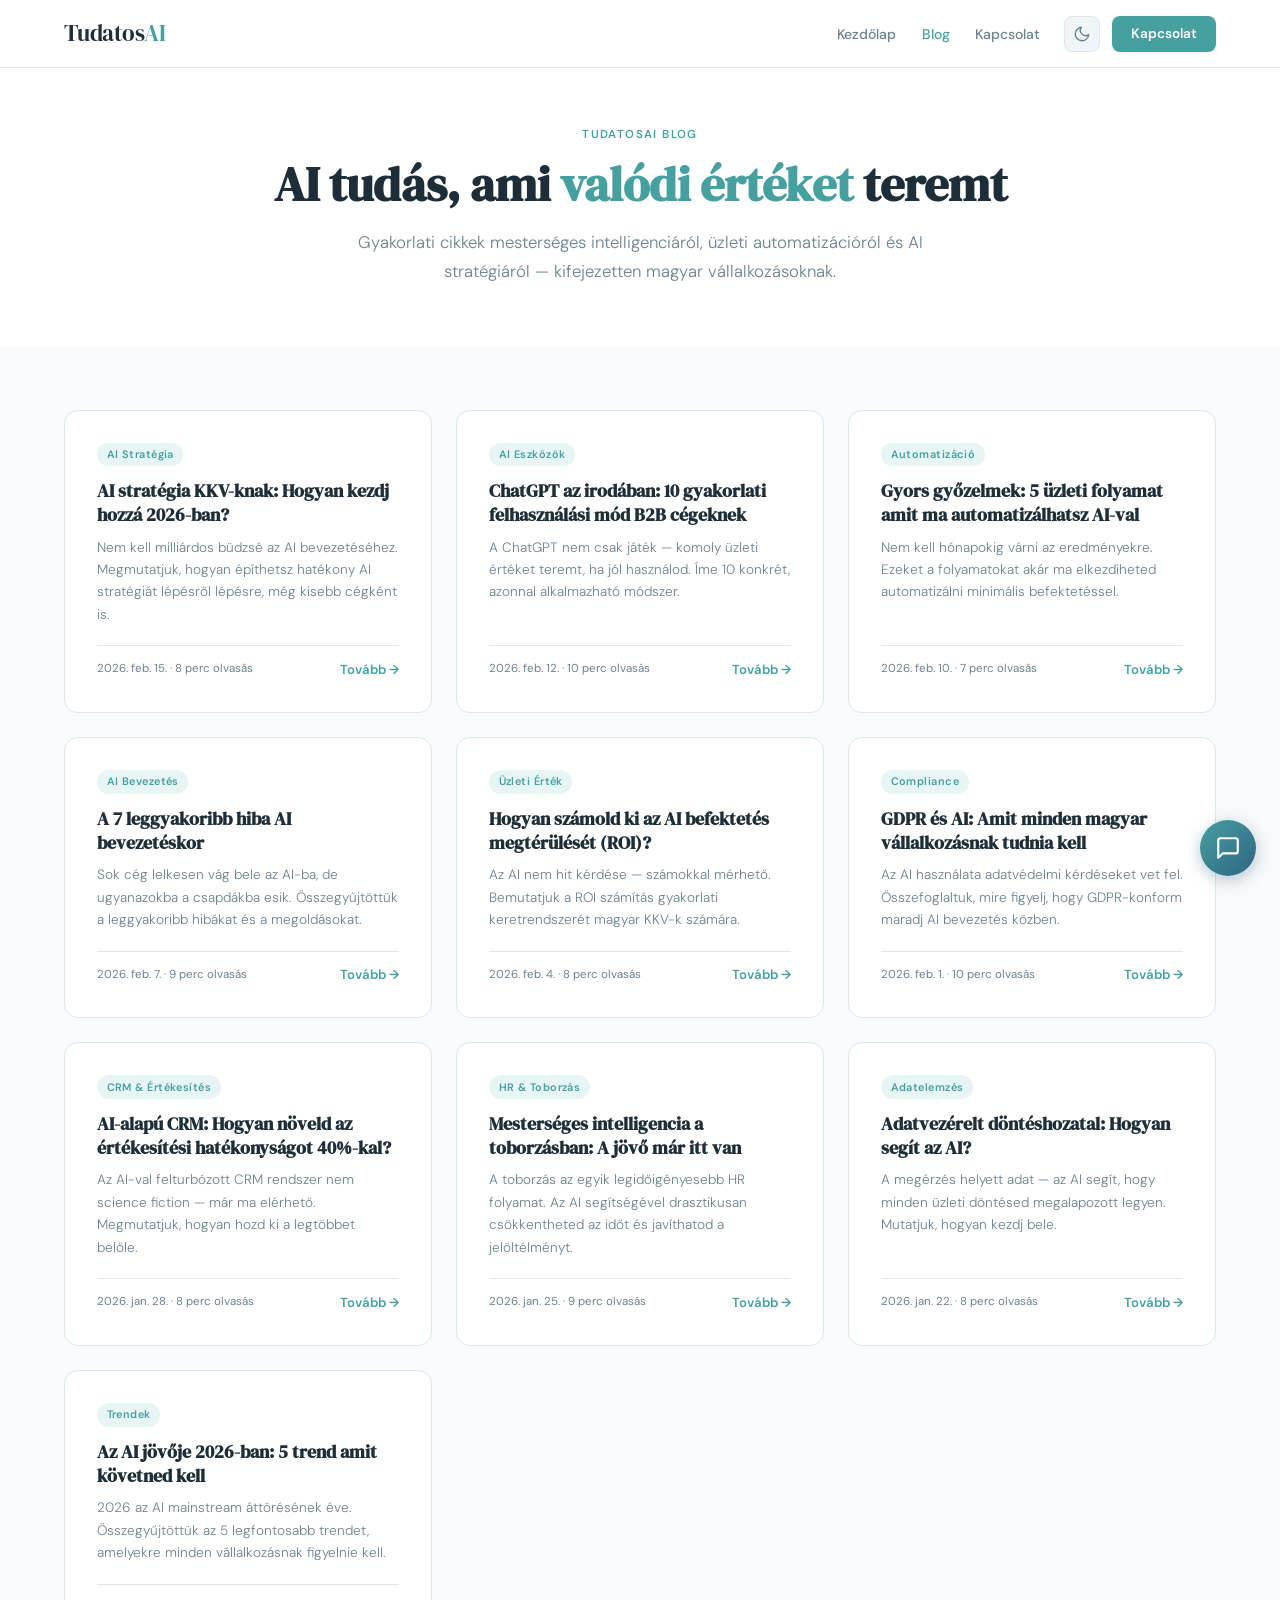
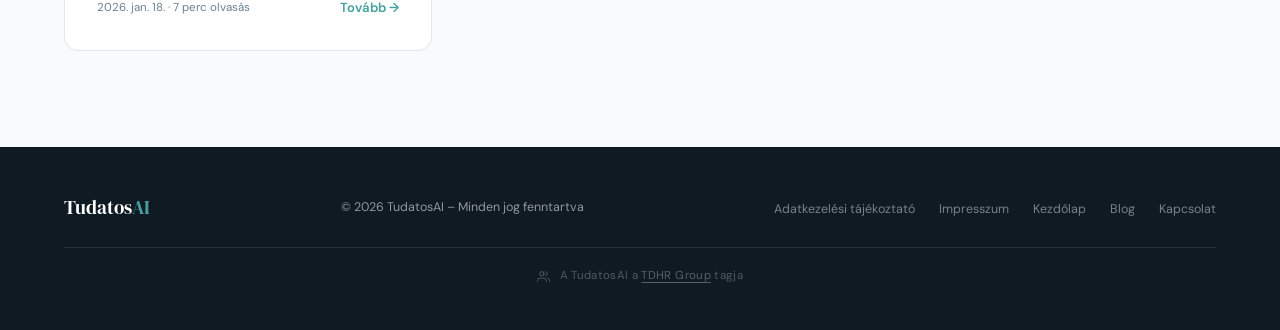
<file: blog/index.html>
<!DOCTYPE html>
<html lang="hu" data-theme="light">
<head>
<meta charset="UTF-8">
<meta name="viewport" content="width=device-width, initial-scale=1.0">
<title>TudatosAI Blog – AI Stratégia, Automatizáció, Trendek</title>
<meta name="description" content="A TudatosAI blogja: gyakorlati cikkek AI stratégiáról, üzleti automatizációról, ChatGPT használatról és mesterséges intelligencia trendekről magyar vállalkozásoknak.">
<link rel="canonical" href="https://tudatosai.hu/blog/">
<meta property="og:type" content="website">
<meta property="og:title" content="TudatosAI Blog – AI Cikkek Magyar Vállalkozásoknak">
<meta property="og:description" content="Gyakorlati cikkek AI stratégiáról, automatizációról és üzleti AI trendekről.">
<meta property="og:url" content="https://tudatosai.hu/blog/">
<meta property="og:image" content="https://tudatosai.hu/og-image.jpg">
<meta property="og:locale" content="hu_HU">
<script type="application/ld+json">
{
  "@context": "https://schema.org",
  "@type": "Blog",
  "name": "TudatosAI Blog",
  "url": "https://tudatosai.hu/blog/",
  "description": "AI stratégia, automatizáció és trendek magyar vállalkozásoknak",
  "publisher": {
    "@type": "Organization",
    "name": "TudatosAI",
    "url": "https://tudatosai.hu"
  }
}
</script>
<link href="https://fonts.googleapis.com/css2?family=DM+Serif+Display:ital@0;1&family=DM+Sans:opsz,wght@9..40,300;9..40,400;9..40,500;9..40,600&display=swap" rel="stylesheet">
<link rel="stylesheet" href="/chatbot-widget.css">
<style>
:root {
  --gold:#D29B01; --gold-light:#F5E8B0; --gold-pale:#FBF5E0;
  --blue:#2F6482; --blue-light:#EAF2F7;
  --teal:#46A0A0; --teal-light:#E8F5F5; --teal-dark:#357878;
  --bg-page:#F8FAFB; --bg-card:#FFFFFF; --bg-alt:#F0F5F7;
  --bg-nav:rgba(255,255,255,0.94); --border:#DDE7EC;
  --text:#1E2E38; --text-mid:#3D5260; --text-muted:#6B8290;
  --shadow-sm:0 2px 10px rgba(47,100,130,.07);
  --shadow-md:0 8px 28px rgba(47,100,130,.11);
}
[data-theme="dark"] {
  --bg-page:#1F2F3D; --bg-card:#283D4E; --bg-alt:#243545;
  --bg-nav:rgba(31,47,61,0.96); --border:#446070;
  --text:#F0F5F8; --text-mid:#C4DAE5; --text-muted:#96B5C6;
  --shadow-sm:0 2px 10px rgba(0,0,0,.2); --shadow-md:0 8px 28px rgba(0,0,0,.3);
  --blue-light:#2E4858; --teal-light:#284242; --gold-pale:#352E08;
}
*,*::before,*::after{box-sizing:border-box;margin:0;padding:0;}
html{scroll-behavior:smooth;}
body{background:var(--bg-page);color:var(--text);font-family:'DM Sans',sans-serif;font-size:16px;line-height:1.6;overflow-x:hidden;transition:background .3s,color .3s;}
a{text-decoration:none;color:inherit;}

/* NAV */
nav{position:fixed;top:0;left:0;right:0;z-index:300;background:var(--bg-nav);backdrop-filter:blur(10px);border-bottom:1px solid var(--border);height:68px;display:flex;align-items:center;padding:0 5%;gap:1.5rem;transition:background .3s,border-color .3s;}
.logo{font-family:'DM Serif Display',serif;font-size:1.45rem;color:var(--text);letter-spacing:-.01em;white-space:nowrap;}
.logo em{color:var(--teal);font-style:normal;}
.nav-links{display:flex;gap:1.6rem;list-style:none;align-items:center;margin-left:auto;}
.nav-links a{color:var(--text-muted);font-size:.875rem;font-weight:500;transition:color .2s;white-space:nowrap;}
.nav-links a:hover,.nav-links a.active{color:var(--teal);}
.nav-actions{display:flex;align-items:center;gap:.7rem;flex-shrink:0;}
.dark-toggle{width:36px;height:36px;background:var(--bg-alt);border:1px solid var(--border);border-radius:8px;cursor:pointer;display:flex;align-items:center;justify-content:center;transition:background .2s;}
.dark-toggle:hover{background:var(--border);}
.dark-toggle svg{width:18px;height:18px;fill:none;stroke:var(--text-muted);stroke-width:1.8;stroke-linecap:round;stroke-linejoin:round;}
.icon-moon{display:block;} .icon-sun{display:none;}
[data-theme="dark"] .icon-moon{display:none;} [data-theme="dark"] .icon-sun{display:block;}
.nav-cta{padding:0 1.2rem;height:36px;background:var(--teal);color:#fff!important;border-radius:8px;font-weight:600!important;font-size:.85rem!important;display:inline-flex;align-items:center;transition:background .2s,transform .15s!important;}
.nav-cta:hover{background:var(--blue)!important;transform:translateY(-1px);}
.nav-hamburger{display:none;flex-direction:column;gap:5px;cursor:pointer;padding:6px;margin-left:auto;background:none;border:none;}
.nav-hamburger span{display:block;width:22px;height:2px;background:var(--text);border-radius:2px;transition:transform .3s,opacity .3s;}
.nav-hamburger.open span:nth-child(1){transform:translateY(7px) rotate(45deg);}
.nav-hamburger.open span:nth-child(2){opacity:0;}
.nav-hamburger.open span:nth-child(3){transform:translateY(-7px) rotate(-45deg);}
.mobile-nav{display:none;position:fixed;top:68px;left:0;right:0;z-index:299;background:var(--bg-card);border-bottom:1px solid var(--border);padding:1.5rem 5%;flex-direction:column;gap:1rem;box-shadow:var(--shadow-md);}
.mobile-nav.open{display:flex;}
.mobile-nav a{color:var(--text);font-weight:500;padding:.4rem 0;border-bottom:1px solid var(--border);}

/* HERO */
.blog-hero{padding:120px 5% 60px;background:var(--bg-card);text-align:center;transition:background .3s;}
.blog-hero-eyebrow{display:inline-block;font-size:.72rem;font-weight:600;letter-spacing:.12em;text-transform:uppercase;color:var(--teal);margin-bottom:.8rem;}
.blog-hero h1{font-family:'DM Serif Display',serif;font-size:clamp(2rem,4vw,3rem);line-height:1.15;color:var(--text);margin-bottom:1rem;}
.blog-hero h1 .accent{color:var(--teal);}
.blog-hero p{font-size:1.05rem;color:var(--text-muted);max-width:600px;margin:0 auto;line-height:1.7;font-weight:300;}

/* BLOG GRID */
.blog-grid-section{padding:4rem 5% 6rem;background:var(--bg-page);}
.blog-grid{display:grid;grid-template-columns:repeat(3,1fr);gap:1.5rem;max-width:1200px;margin:0 auto;}
.blog-card{background:var(--bg-card);border:1px solid var(--border);border-radius:14px;padding:2rem;transition:transform .2s,box-shadow .2s,background .3s,border-color .3s;display:flex;flex-direction:column;}
.blog-card:hover{transform:translateY(-4px);box-shadow:var(--shadow-md);border-color:transparent;}
.blog-tag{display:inline-block;padding:.2rem .6rem;border-radius:100px;background:var(--teal-light);color:var(--teal);font-size:.68rem;font-weight:600;letter-spacing:.04em;margin-bottom:.8rem;align-self:flex-start;}
.blog-card h2{font-family:'DM Serif Display',serif;font-size:1.15rem;color:var(--text);line-height:1.3;margin-bottom:.6rem;}
.blog-card h2 a{color:var(--text);transition:color .2s;}
.blog-card h2 a:hover{color:var(--teal);}
.blog-excerpt{font-size:.85rem;color:var(--text-muted);line-height:1.65;font-weight:300;flex:1;margin-bottom:1.2rem;}
.blog-meta{display:flex;align-items:center;justify-content:space-between;font-size:.72rem;color:var(--text-muted);padding-top:.8rem;border-top:1px solid var(--border);}
.blog-read-more{color:var(--teal);font-weight:600;font-size:.82rem;transition:color .2s;}
.blog-read-more:hover{color:var(--blue);}

/* FOOTER */
footer{background:#0F1A22;color:rgba(255,255,255,.55);padding:2.8rem 5%;}
[data-theme="dark"] footer{background:#080E14;}
.footer-top{display:flex;justify-content:space-between;align-items:center;flex-wrap:wrap;gap:1rem;padding-bottom:1.5rem;border-bottom:1px solid rgba(255,255,255,.1);margin-bottom:1.2rem;}
.footer-logo{font-family:'DM Serif Display',serif;font-size:1.2rem;color:#fff;}
.footer-logo em{color:var(--teal);font-style:normal;}
.footer-copy{font-size:.78rem;}
.footer-links{display:flex;gap:1.5rem;list-style:none;}
.footer-links a{color:rgba(255,255,255,.45);font-size:.78rem;cursor:pointer;transition:color .2s;}
.footer-links a:hover{color:var(--teal);}
.footer-bottom{display:flex;align-items:center;justify-content:center;gap:.6rem;opacity:.5;}
.footer-bottom svg{width:13px;height:13px;stroke:currentColor;fill:none;stroke-width:1.8;stroke-linecap:round;stroke-linejoin:round;}
.footer-bottom span{font-size:.72rem;letter-spacing:.03em;}
.footer-bottom a{color:rgba(255,255,255,.6);text-decoration:underline;text-underline-offset:3px;transition:color .2s;}
.footer-bottom a:hover{color:var(--teal);}

/* RESPONSIVE */
@media(max-width:1100px){.blog-grid{grid-template-columns:repeat(2,1fr);}}
@media(max-width:768px){
  .nav-links,.nav-cta{display:none;}
  .nav-hamburger{display:flex;}
  .nav-actions{margin-left:auto;}
  .blog-grid{grid-template-columns:1fr;}
  .blog-hero{padding:100px 4% 40px;}
  .footer-top{flex-direction:column;text-align:center;align-items:center;}
}
</style>
<link rel="icon" type="image/svg+xml" href="/favicon.svg">
</head>
<body>

<!-- NAV -->
<nav>
  <a href="/" class="logo">Tudatos<em>AI</em></a>
  <ul class="nav-links">
    <li><a href="/">Kezdőlap</a></li>
    <li><a href="/blog/" class="active">Blog</a></li>
    <li><a href="/#contact">Kapcsolat</a></li>
  </ul>
  <div class="nav-actions">
    <button class="dark-toggle" type="button" onclick="toggleDark()" aria-label="Toggle dark mode">
      <svg class="icon-moon" viewBox="0 0 24 24"><path d="M21 12.79A9 9 0 1 1 11.21 3a7 7 0 0 0 9.79 9.79z"/></svg>
      <svg class="icon-sun" viewBox="0 0 24 24"><circle cx="12" cy="12" r="5"/><line x1="12" y1="1" x2="12" y2="3"/><line x1="12" y1="21" x2="12" y2="23"/><line x1="4.22" y1="4.22" x2="5.64" y2="5.64"/><line x1="18.36" y1="18.36" x2="19.78" y2="19.78"/><line x1="1" y1="12" x2="3" y2="12"/><line x1="21" y1="12" x2="23" y2="12"/><line x1="4.22" y1="19.78" x2="5.64" y2="18.36"/><line x1="18.36" y1="5.64" x2="19.78" y2="4.22"/></svg>
    </button>
    <a href="/#contact" class="nav-cta">Kapcsolat</a>
    <button class="nav-hamburger" id="hamburger" type="button" aria-label="Menu" onclick="toggleMobileNav()"><span></span><span></span><span></span></button>
  </div>
</nav>

<div class="mobile-nav" id="mobileNav">
  <a href="/" onclick="closeMobileNav()">Kezdőlap</a>
  <a href="/blog/" onclick="closeMobileNav()">Blog</a>
  <a href="/#contact" onclick="closeMobileNav()">Kapcsolat</a>
</div>

<!-- HERO -->
<section class="blog-hero">
  <div class="blog-hero-eyebrow">TudatosAI Blog</div>
  <h1>AI tudás, ami <span class="accent">valódi értéket</span> teremt</h1>
  <p>Gyakorlati cikkek mesterséges intelligenciáról, üzleti automatizációról és AI stratégiáról — kifejezetten magyar vállalkozásoknak.</p>
</section>

<!-- BLOG GRID -->
<section class="blog-grid-section">
  <div class="blog-grid">

    <article class="blog-card">
      <span class="blog-tag">AI Stratégia</span>
      <h2><a href="ai-strategia-kkv.html">AI stratégia KKV-knak: Hogyan kezdj hozzá 2026-ban?</a></h2>
      <p class="blog-excerpt">Nem kell milliárdos büdzsé az AI bevezetéséhez. Megmutatjuk, hogyan építhetsz hatékony AI stratégiát lépésről lépésre, még kisebb cégként is.</p>
      <div class="blog-meta">
        <span>2026. feb. 15. · 8 perc olvasás</span>
        <a href="ai-strategia-kkv.html" class="blog-read-more">Tovább →</a>
      </div>
    </article>

    <article class="blog-card">
      <span class="blog-tag">AI Eszközök</span>
      <h2><a href="chatgpt-uzleti-hasznalat.html">ChatGPT az irodában: 10 gyakorlati felhasználási mód B2B cégeknek</a></h2>
      <p class="blog-excerpt">A ChatGPT nem csak játék — komoly üzleti értéket teremt, ha jól használod. Íme 10 konkrét, azonnal alkalmazható módszer.</p>
      <div class="blog-meta">
        <span>2026. feb. 12. · 10 perc olvasás</span>
        <a href="chatgpt-uzleti-hasznalat.html" class="blog-read-more">Tovább →</a>
      </div>
    </article>

    <article class="blog-card">
      <span class="blog-tag">Automatizáció</span>
      <h2><a href="ai-automatizacio-gyorsan.html">Gyors győzelmek: 5 üzleti folyamat amit ma automatizálhatsz AI-val</a></h2>
      <p class="blog-excerpt">Nem kell hónapokig várni az eredményekre. Ezeket a folyamatokat akár ma elkezdiheted automatizálni minimális befektetéssel.</p>
      <div class="blog-meta">
        <span>2026. feb. 10. · 7 perc olvasás</span>
        <a href="ai-automatizacio-gyorsan.html" class="blog-read-more">Tovább →</a>
      </div>
    </article>

    <article class="blog-card">
      <span class="blog-tag">AI Bevezetés</span>
      <h2><a href="ai-bevezetesi-hibak.html">A 7 leggyakoribb hiba AI bevezetéskor</a></h2>
      <p class="blog-excerpt">Sok cég lelkesen vág bele az AI-ba, de ugyanazokba a csapdákba esik. Összegyűjtöttük a leggyakoribb hibákat és a megoldásokat.</p>
      <div class="blog-meta">
        <span>2026. feb. 7. · 9 perc olvasás</span>
        <a href="ai-bevezetesi-hibak.html" class="blog-read-more">Tovább →</a>
      </div>
    </article>

    <article class="blog-card">
      <span class="blog-tag">Üzleti Érték</span>
      <h2><a href="ai-roi-szamitas.html">Hogyan számold ki az AI befektetés megtérülését (ROI)?</a></h2>
      <p class="blog-excerpt">Az AI nem hit kérdése — számokkal mérhető. Bemutatjuk a ROI számítás gyakorlati keretrendszerét magyar KKV-k számára.</p>
      <div class="blog-meta">
        <span>2026. feb. 4. · 8 perc olvasás</span>
        <a href="ai-roi-szamitas.html" class="blog-read-more">Tovább →</a>
      </div>
    </article>

    <article class="blog-card">
      <span class="blog-tag">Compliance</span>
      <h2><a href="gdpr-ai-magyarorszag.html">GDPR és AI: Amit minden magyar vállalkozásnak tudnia kell</a></h2>
      <p class="blog-excerpt">Az AI használata adatvédelmi kérdéseket vet fel. Összefoglaltuk, mire figyelj, hogy GDPR-konform maradj AI bevezetés közben.</p>
      <div class="blog-meta">
        <span>2026. feb. 1. · 10 perc olvasás</span>
        <a href="gdpr-ai-magyarorszag.html" class="blog-read-more">Tovább →</a>
      </div>
    </article>

    <article class="blog-card">
      <span class="blog-tag">CRM & Értékesítés</span>
      <h2><a href="ai-crm-ertekesites.html">AI-alapú CRM: Hogyan növeld az értékesítési hatékonyságot 40%-kal?</a></h2>
      <p class="blog-excerpt">Az AI-val felturbózott CRM rendszer nem science fiction — már ma elérhető. Megmutatjuk, hogyan hozd ki a legtöbbet belőle.</p>
      <div class="blog-meta">
        <span>2026. jan. 28. · 8 perc olvasás</span>
        <a href="ai-crm-ertekesites.html" class="blog-read-more">Tovább →</a>
      </div>
    </article>

    <article class="blog-card">
      <span class="blog-tag">HR & Toborzás</span>
      <h2><a href="ai-hr-toborzes.html">Mesterséges intelligencia a toborzásban: A jövő már itt van</a></h2>
      <p class="blog-excerpt">A toborzás az egyik legidőigényesebb HR folyamat. Az AI segítségével drasztikusan csökkentheted az időt és javíthatod a jelöltélményt.</p>
      <div class="blog-meta">
        <span>2026. jan. 25. · 9 perc olvasás</span>
        <a href="ai-hr-toborzes.html" class="blog-read-more">Tovább →</a>
      </div>
    </article>

    <article class="blog-card">
      <span class="blog-tag">Adatelemzés</span>
      <h2><a href="ai-adat-donteshozatal.html">Adatvezérelt döntéshozatal: Hogyan segít az AI?</a></h2>
      <p class="blog-excerpt">A megérzés helyett adat — az AI segít, hogy minden üzleti döntésed megalapozott legyen. Mutatjuk, hogyan kezdj bele.</p>
      <div class="blog-meta">
        <span>2026. jan. 22. · 8 perc olvasás</span>
        <a href="ai-adat-donteshozatal.html" class="blog-read-more">Tovább →</a>
      </div>
    </article>

    <article class="blog-card">
      <span class="blog-tag">Trendek</span>
      <h2><a href="ai-jovoje-2026.html">Az AI jövője 2026-ban: 5 trend amit követned kell</a></h2>
      <p class="blog-excerpt">2026 az AI mainstream áttörésének éve. Összegyűjtöttük az 5 legfontosabb trendet, amelyekre minden vállalkozásnak figyelnie kell.</p>
      <div class="blog-meta">
        <span>2026. jan. 18. · 7 perc olvasás</span>
        <a href="ai-jovoje-2026.html" class="blog-read-more">Tovább →</a>
      </div>
    </article>

  </div>
</section>

<!-- FOOTER -->
<footer>
  <div class="footer-top">
    <a href="/" class="footer-logo">Tudatos<em>AI</em></a>
    <div class="footer-copy">© 2026 TudatosAI – Minden jog fenntartva</div>
    <ul class="footer-links">
      <li><a href="https://tudatosdiak.hu/adatkezelesi-tajekoztato">Adatkezelési tájékoztató</a></li>
      <li><a href="https://tudatosdiak.hu/impresszum">Impresszum</a></li>
      <li><a href="/">Kezdőlap</a></li>
      <li><a href="/blog/">Blog</a></li>
      <li><a href="/#contact">Kapcsolat</a></li>
    </ul>
  </div>
  <div class="footer-bottom">
    <svg viewBox="0 0 24 24"><path d="M17 21v-2a4 4 0 0 0-4-4H5a4 4 0 0 0-4 4v2"/><circle cx="9" cy="7" r="4"/><path d="M23 21v-2a4 4 0 0 0-3-3.87"/><path d="M16 3.13a4 4 0 0 1 0 7.75"/></svg>
    <span>A TudatosAI a <a href="https://tdhr.hu" target="_blank">TDHR Group</a> tagja</span>
  </div>
</footer>

<script>
function toggleDark(){const h=document.documentElement,d=h.getAttribute('data-theme')==='dark';h.setAttribute('data-theme',d?'light':'dark');localStorage.setItem('theme',d?'light':'dark');}
(function(){const s=localStorage.getItem('theme'),p=window.matchMedia('(prefers-color-scheme: dark)').matches;if(s==='dark'||(!s&&p))document.documentElement.setAttribute('data-theme','dark');})();
function toggleMobileNav(){document.getElementById('mobileNav').classList.toggle('open');document.getElementById('hamburger').classList.toggle('open');}
function closeMobileNav(){document.getElementById('mobileNav').classList.remove('open');document.getElementById('hamburger').classList.remove('open');}
</script>
<script src="/chatbot-widget.js"></script>
</body>
</html>
</file>
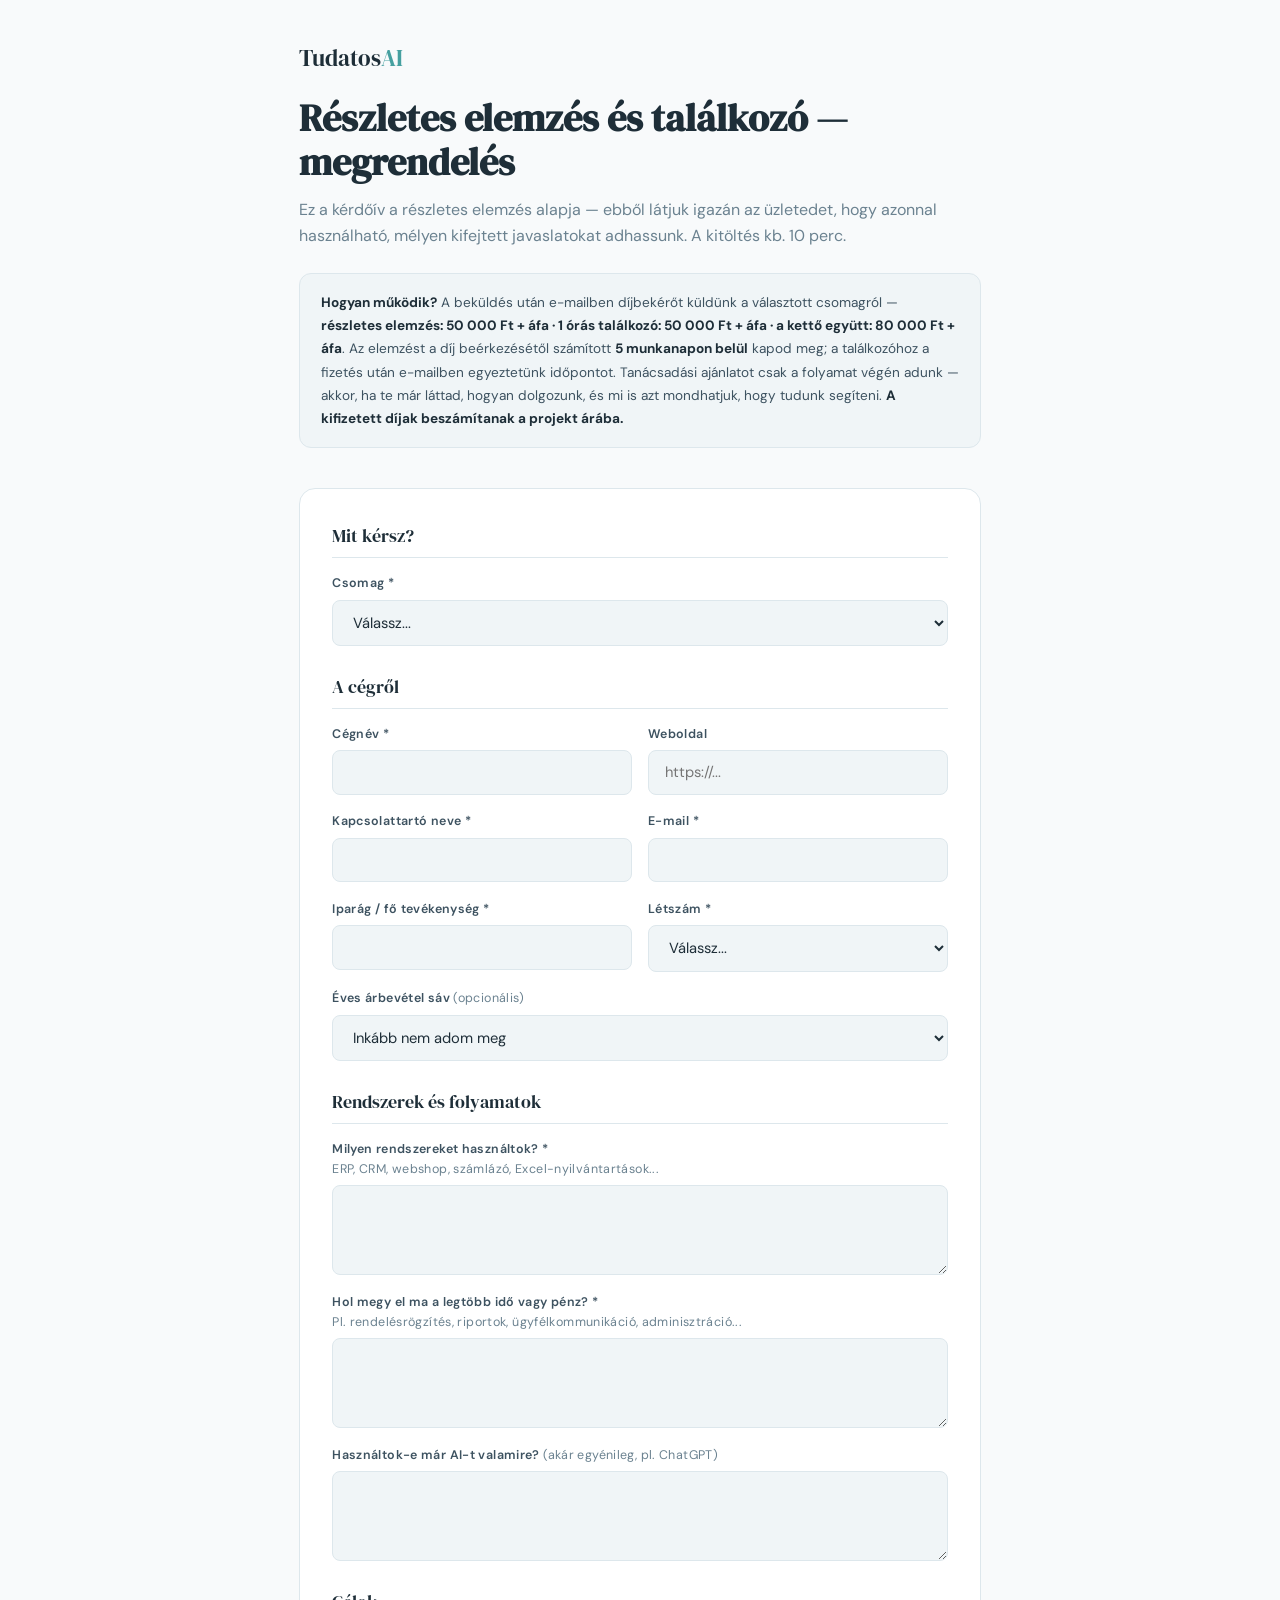
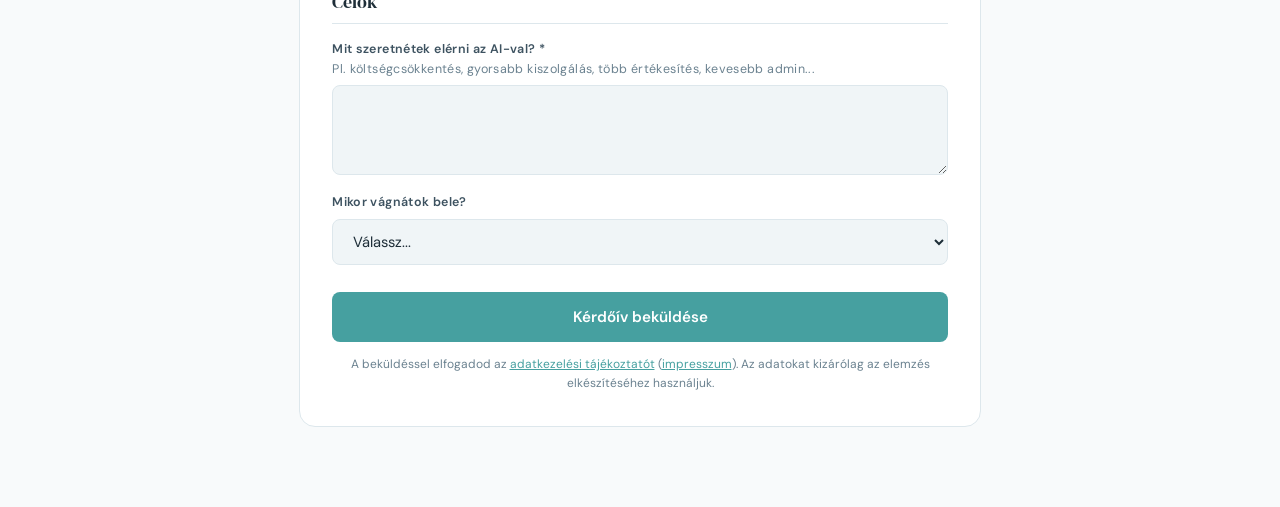
<file: audit.html>
<!DOCTYPE html>
<html lang="hu" data-theme="light">
<head>
<meta charset="UTF-8">
<meta name="viewport" content="width=device-width, initial-scale=1.0">
<title>Részletes AI-elemzés és találkozó — megrendelés | TudatosAI</title>
<meta name="description" content="Részletes AI-elemzés (50 000 Ft + áfa), 1 órás találkozó (50 000 Ft + áfa) vagy a kettő együtt (80 000 Ft + áfa): azonnal használható, mélyen kifejtett javaslatok, priorizálva, megtérülés-becsléssel — a cégedre szabva.">
<link rel="canonical" href="https://tudatosai.hu/audit.html">
<link rel="icon" type="image/svg+xml" href="/favicon.svg">
<link rel="preconnect" href="https://fonts.googleapis.com">
<link rel="preconnect" href="https://fonts.gstatic.com" crossorigin>
<link href="https://fonts.googleapis.com/css2?family=DM+Serif+Display&family=DM+Sans:opsz,wght@9..40,300;9..40,400;9..40,500;9..40,600&display=swap" rel="stylesheet">
<style>
:root{
  --teal:#46A0A0;--blue:#2F6482;--gold:#D29B01;
  --bg-page:#F8FAFB;--bg-card:#FFFFFF;--bg-alt:#F0F5F7;--border:#DDE7EC;
  --text:#1E2E38;--text-mid:#3D5260;--text-muted:#6B8290;
}
[data-theme="dark"]{
  --bg-page:#1F2F3D;--bg-card:#283D4E;--bg-alt:#243545;--border:#446070;
  --text:#F0F5F8;--text-mid:#C4DAE5;--text-muted:#96B5C6;
}
*,*::before,*::after{box-sizing:border-box;margin:0;padding:0;}
body{background:var(--bg-page);color:var(--text);font-family:'DM Sans',sans-serif;font-size:16px;line-height:1.6;}
.wrap{max-width:720px;margin:0 auto;padding:2.5rem 1.2rem 5rem;}
.back{display:inline-flex;align-items:center;gap:.4rem;color:var(--text-muted);text-decoration:none;font-size:.85rem;font-weight:500;margin-bottom:2rem;}
.back:hover{color:var(--teal);}
.logo{font-family:'DM Serif Display',serif;font-size:1.45rem;color:var(--text);text-decoration:none;}
.logo em{color:var(--teal);font-style:normal;}
h1{font-family:'DM Serif Display',serif;font-size:clamp(1.7rem,4vw,2.4rem);line-height:1.15;margin:1.2rem 0 .8rem;}
.lead{color:var(--text-muted);margin-bottom:.8rem;}
.terms{background:var(--bg-alt);border:1px solid var(--border);border-radius:12px;padding:1.1rem 1.3rem;font-size:.85rem;color:var(--text-mid);margin:1.5rem 0 2.5rem;line-height:1.7;}
.terms strong{color:var(--text);}
form{background:var(--bg-card);border:1px solid var(--border);border-radius:16px;padding:2rem;}
.fg{display:flex;flex-direction:column;gap:.35rem;margin-bottom:1.1rem;}
label{font-size:.78rem;font-weight:600;color:var(--text-mid);letter-spacing:.03em;}
label .opt{font-weight:400;color:var(--text-muted);}
input,select,textarea{background:var(--bg-alt);border:1.5px solid var(--border);color:var(--text);font-family:'DM Sans',sans-serif;font-size:.92rem;padding:.7rem 1rem;border-radius:8px;outline:none;width:100%;}
input:focus,textarea:focus,select:focus{border-color:var(--teal);background:var(--bg-card);}
textarea{resize:vertical;min-height:90px;}
.row{display:grid;grid-template-columns:1fr 1fr;gap:1rem;}
@media(max-width:560px){.row{grid-template-columns:1fr;}}
.sec{font-family:'DM Serif Display',serif;font-size:1.15rem;color:var(--text);margin:1.6rem 0 1rem;padding-bottom:.4rem;border-bottom:1px solid var(--border);}
.sec:first-child{margin-top:0;}
button{width:100%;padding:.95rem;background:var(--teal);color:#fff;font-family:'DM Sans',sans-serif;font-weight:600;font-size:.95rem;border:none;border-radius:8px;cursor:pointer;margin-top:.6rem;}
button:hover{background:var(--blue);}
button:disabled{opacity:.6;cursor:wait;}
.note{font-size:.75rem;color:var(--text-muted);text-align:center;margin-top:.8rem;}
.note a{color:var(--teal);}
.thanks{display:none;background:var(--bg-card);border:1px solid var(--border);border-radius:16px;padding:2.5rem;text-align:center;}
.thanks h2{font-family:'DM Serif Display',serif;margin-bottom:.8rem;}
.thanks p{color:var(--text-muted);font-size:.92rem;}
.err{display:none;color:#c0392b;font-size:.85rem;text-align:center;margin-top:.8rem;}
</style>
</head>
<body>
<div class="wrap">
  <a href="/" class="logo">Tudatos<em>AI</em></a>
  <h1>Részletes elemzés és találkozó — megrendelés</h1>
  <p class="lead">Ez a kérdőív a részletes elemzés alapja — ebből látjuk igazán az üzletedet, hogy azonnal használható, mélyen kifejtett javaslatokat adhassunk. A kitöltés kb. 10 perc.</p>
  <div class="terms">
    <strong>Hogyan működik?</strong> A beküldés után e-mailben díjbekérőt küldünk a választott csomagról — <strong>részletes elemzés: 50 000 Ft + áfa · 1 órás találkozó: 50 000 Ft + áfa · a kettő együtt: 80 000 Ft + áfa</strong>. Az elemzést a díj beérkezésétől számított <strong>5 munkanapon belül</strong> kapod meg; a találkozóhoz a fizetés után e-mailben egyeztetünk időpontot. Tanácsadási ajánlatot csak a folyamat végén adunk — akkor, ha te már láttad, hogyan dolgozunk, és mi is azt mondhatjuk, hogy tudunk segíteni. <strong>A kifizetett díjak beszámítanak a projekt árába.</strong>
  </div>

  <form id="auditForm" onsubmit="return submitAudit(event)">
    <div class="sec">Mit kérsz?</div>
    <div class="fg"><label for="package">Csomag *</label>
      <select id="package" name="package" required>
        <option value="">Válassz...</option>
        <option>Részletes elemzés — 50 000 Ft + áfa</option>
        <option>1 órás találkozó — 50 000 Ft + áfa</option>
        <option>Elemzés + találkozó — 80 000 Ft + áfa</option>
      </select>
    </div>

    <div class="sec">A cégről</div>
    <div class="row">
      <div class="fg"><label for="company">Cégnév *</label><input id="company" name="company" required></div>
      <div class="fg"><label for="website">Weboldal</label><input id="website" name="website" placeholder="https://..."></div>
    </div>
    <div class="row">
      <div class="fg"><label for="name">Kapcsolattartó neve *</label><input id="name" name="name" required></div>
      <div class="fg"><label for="email">E-mail *</label><input id="email" name="email" type="email" required></div>
    </div>
    <div class="row">
      <div class="fg"><label for="industry">Iparág / fő tevékenység *</label><input id="industry" name="industry" required></div>
      <div class="fg"><label for="headcount">Létszám *</label>
        <select id="headcount" name="headcount" required>
          <option value="">Válassz...</option>
          <option>1–9 fő</option>
          <option>10–49 fő</option>
          <option>50–249 fő</option>
          <option>250+ fő</option>
        </select>
      </div>
    </div>
    <div class="fg"><label for="revenue">Éves árbevétel sáv <span class="opt">(opcionális)</span></label>
      <select id="revenue" name="revenue">
        <option value="">Inkább nem adom meg</option>
        <option>100 M Ft alatt</option>
        <option>100–500 M Ft</option>
        <option>500 M – 2 Mrd Ft</option>
        <option>2 Mrd Ft felett</option>
      </select>
    </div>

    <div class="sec">Rendszerek és folyamatok</div>
    <div class="fg"><label for="systems">Milyen rendszereket használtok? *<br><span class="opt">ERP, CRM, webshop, számlázó, Excel-nyilvántartások...</span></label><textarea id="systems" name="systems" required></textarea></div>
    <div class="fg"><label for="painpoints">Hol megy el ma a legtöbb idő vagy pénz? *<br><span class="opt">Pl. rendelésrögzítés, riportok, ügyfélkommunikáció, adminisztráció...</span></label><textarea id="painpoints" name="painpoints" required></textarea></div>
    <div class="fg"><label for="ai_now">Használtok-e már AI-t valamire? <span class="opt">(akár egyénileg, pl. ChatGPT)</span></label><textarea id="ai_now" name="ai_now"></textarea></div>

    <div class="sec">Célok</div>
    <div class="fg"><label for="goals">Mit szeretnétek elérni az AI-val? *<br><span class="opt">Pl. költségcsökkentés, gyorsabb kiszolgálás, több értékesítés, kevesebb admin...</span></label><textarea id="goals" name="goals" required></textarea></div>
    <div class="fg"><label for="timeline">Mikor vágnátok bele?</label>
      <select id="timeline" name="timeline">
        <option value="">Válassz...</option>
        <option>Minél előbb</option>
        <option>3 hónapon belül</option>
        <option>Még idén</option>
        <option>Egyelőre csak tájékozódom</option>
      </select>
    </div>
    <input type="text" name="_gotcha" id="hp" style="display:none" tabindex="-1" autocomplete="off">
    <button type="submit" id="sendBtn">Kérdőív beküldése</button>
    <p class="err" id="errMsg">Hiba történt a beküldéskor — kérlek próbáld újra, vagy írj a hello@tudatosai.hu címre.</p>
    <p class="note">A beküldéssel elfogadod az <a href="https://tudatosdiak.hu/adatkezelesi-tajekoztato" target="_blank" rel="noopener">adatkezelési tájékoztatót</a> (<a href="https://tudatosdiak.hu/impresszum" target="_blank" rel="noopener">impresszum</a>). Az adatokat kizárólag az elemzés elkészítéséhez használjuk.</p>
  </form>

  <div class="thanks" id="thanks">
    <h2>Köszönjük! 🎉</h2>
    <p>A kérdőív beérkezett. Hamarosan e-mailben küldjük a díjbekérőt a választott csomagról; a részletes elemzést a díj beérkezésétől számított 5 munkanapon belül kapod, találkozó esetén e-mailben egyeztetünk időpontot.</p>
    <p style="margin-top:1rem"><a href="/" style="color:var(--teal)">← Vissza a főoldalra</a></p>
  </div>
</div>
<script>
(function(){const s=localStorage.getItem('theme');if(s==='dark'||(!s&&window.matchMedia('(prefers-color-scheme: dark)').matches))document.documentElement.setAttribute('data-theme','dark');})();
async function submitAudit(e){
  e.preventDefault();
  if(document.getElementById('hp').value)return false;
  const f=document.getElementById('auditForm');
  const btn=document.getElementById('sendBtn');
  btn.disabled=true;btn.textContent='Küldés...';
  const data={form_type:'reszletes-elemzes-kerdoiv'};
  new FormData(f).forEach((v,k)=>{if(k!=='_gotcha')data[k]=v;});
  try{
    const res=await fetch('https://formspree.io/f/xpqjjabw',{method:'POST',headers:{'Content-Type':'application/json','Accept':'application/json'},body:JSON.stringify(data)});
    if(res.ok){f.style.display='none';document.getElementById('thanks').style.display='block';window.scrollTo({top:0});}
    else throw new Error();
  }catch(_){
    document.getElementById('errMsg').style.display='block';
    btn.disabled=false;btn.textContent='Kérdőív beküldése';
  }
  return false;
}
</script>
</body>
</html>
</file>
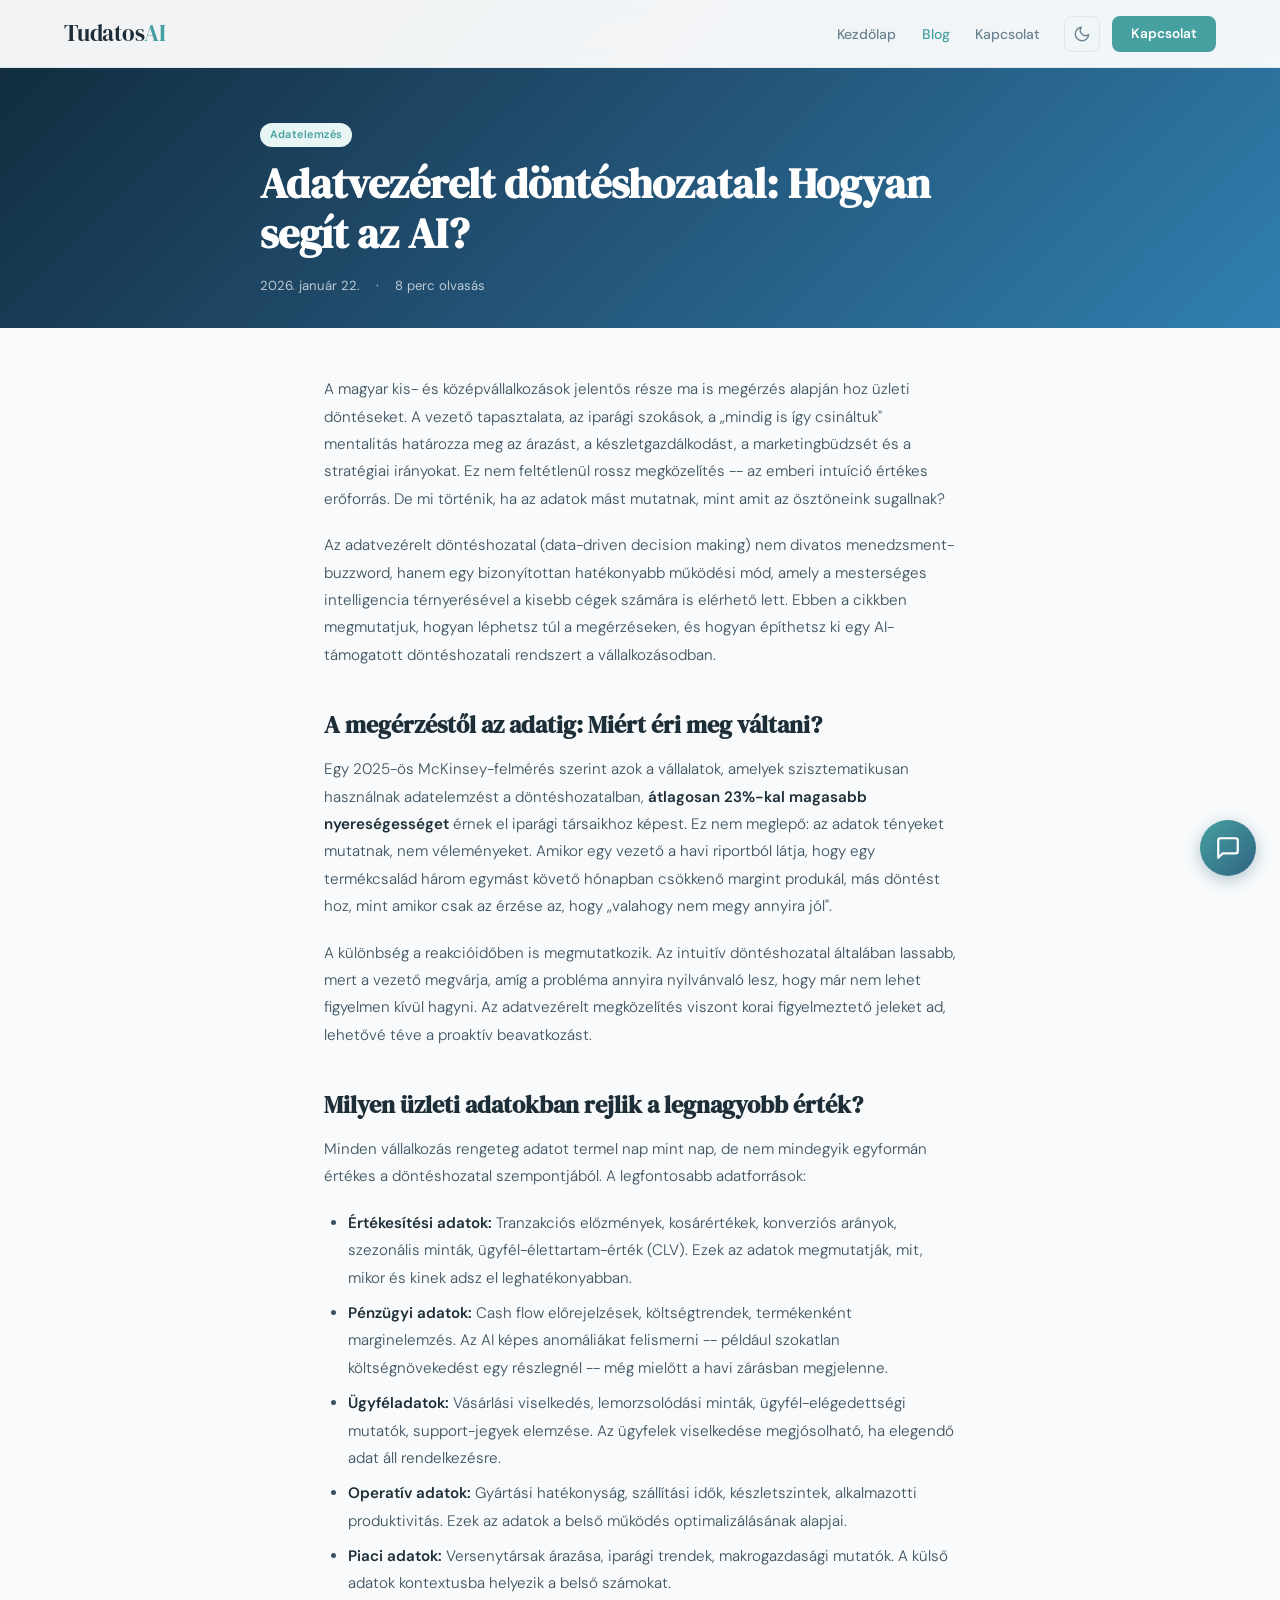
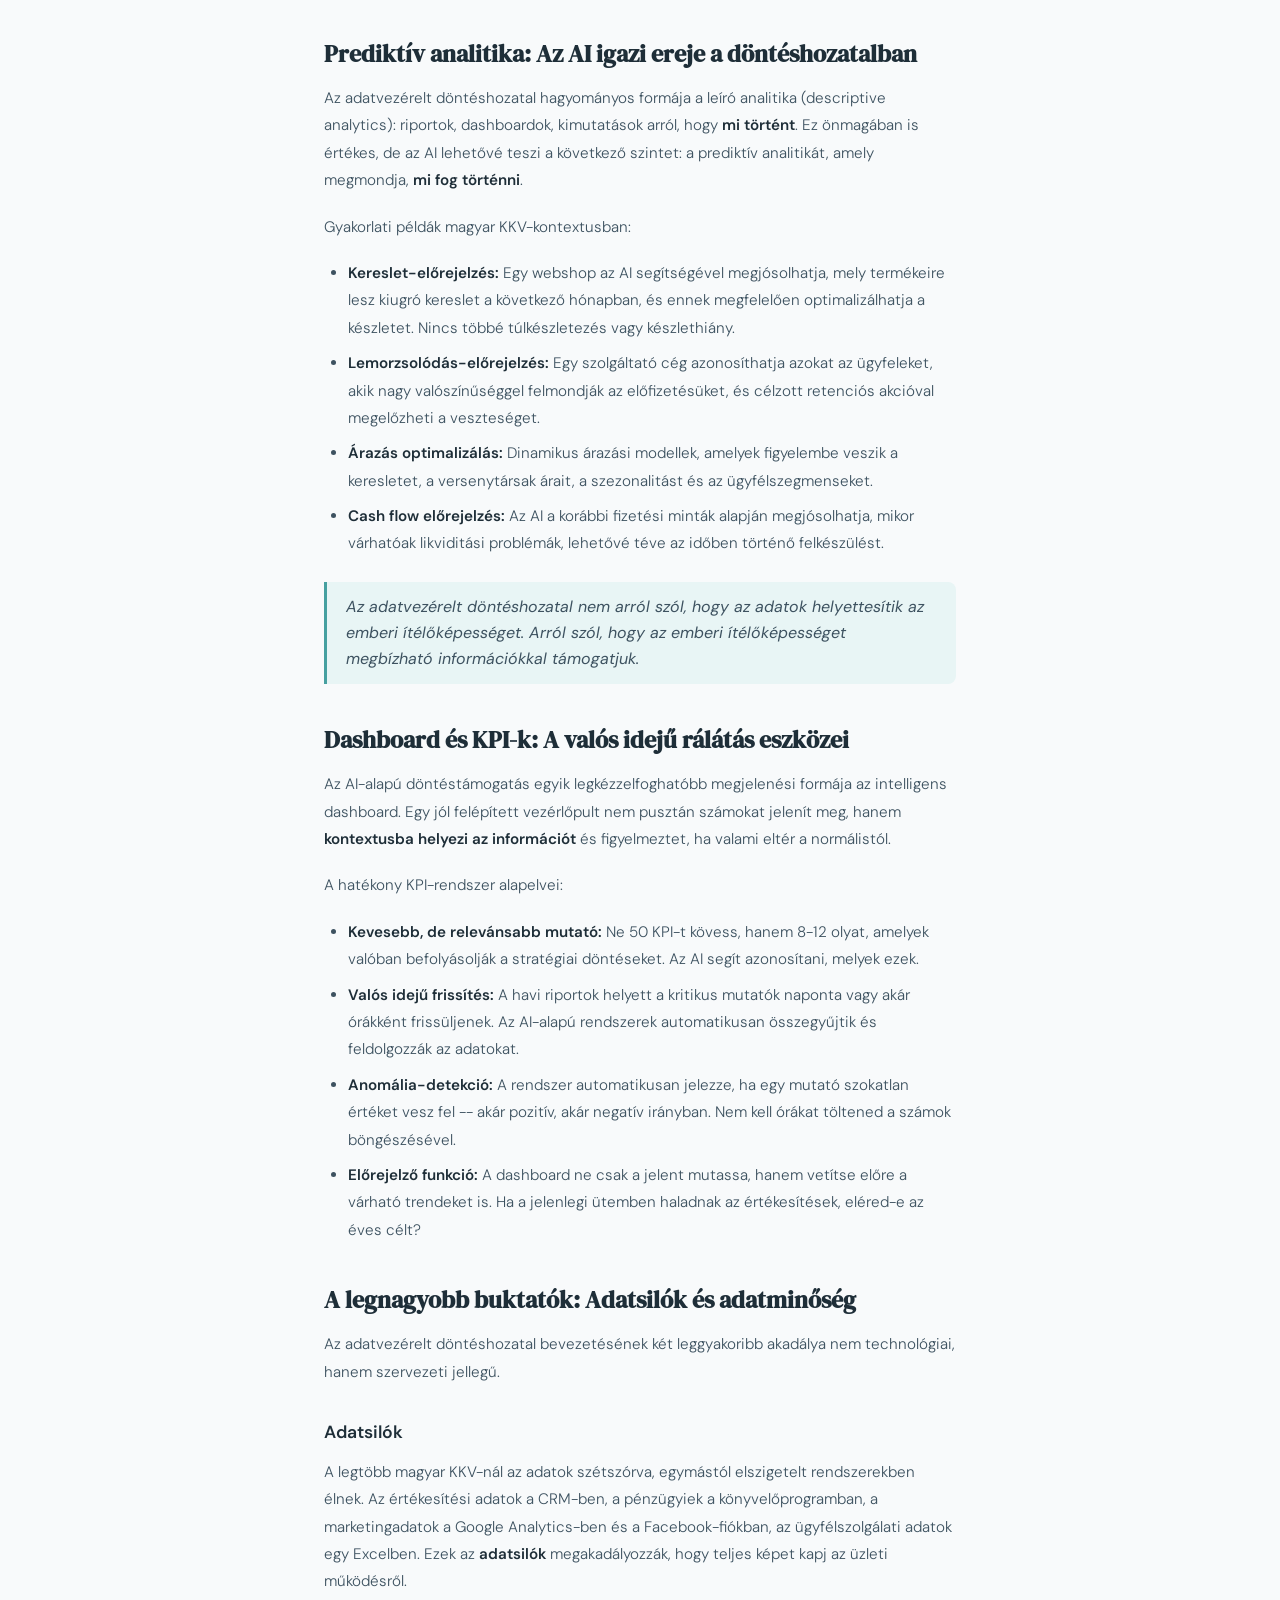
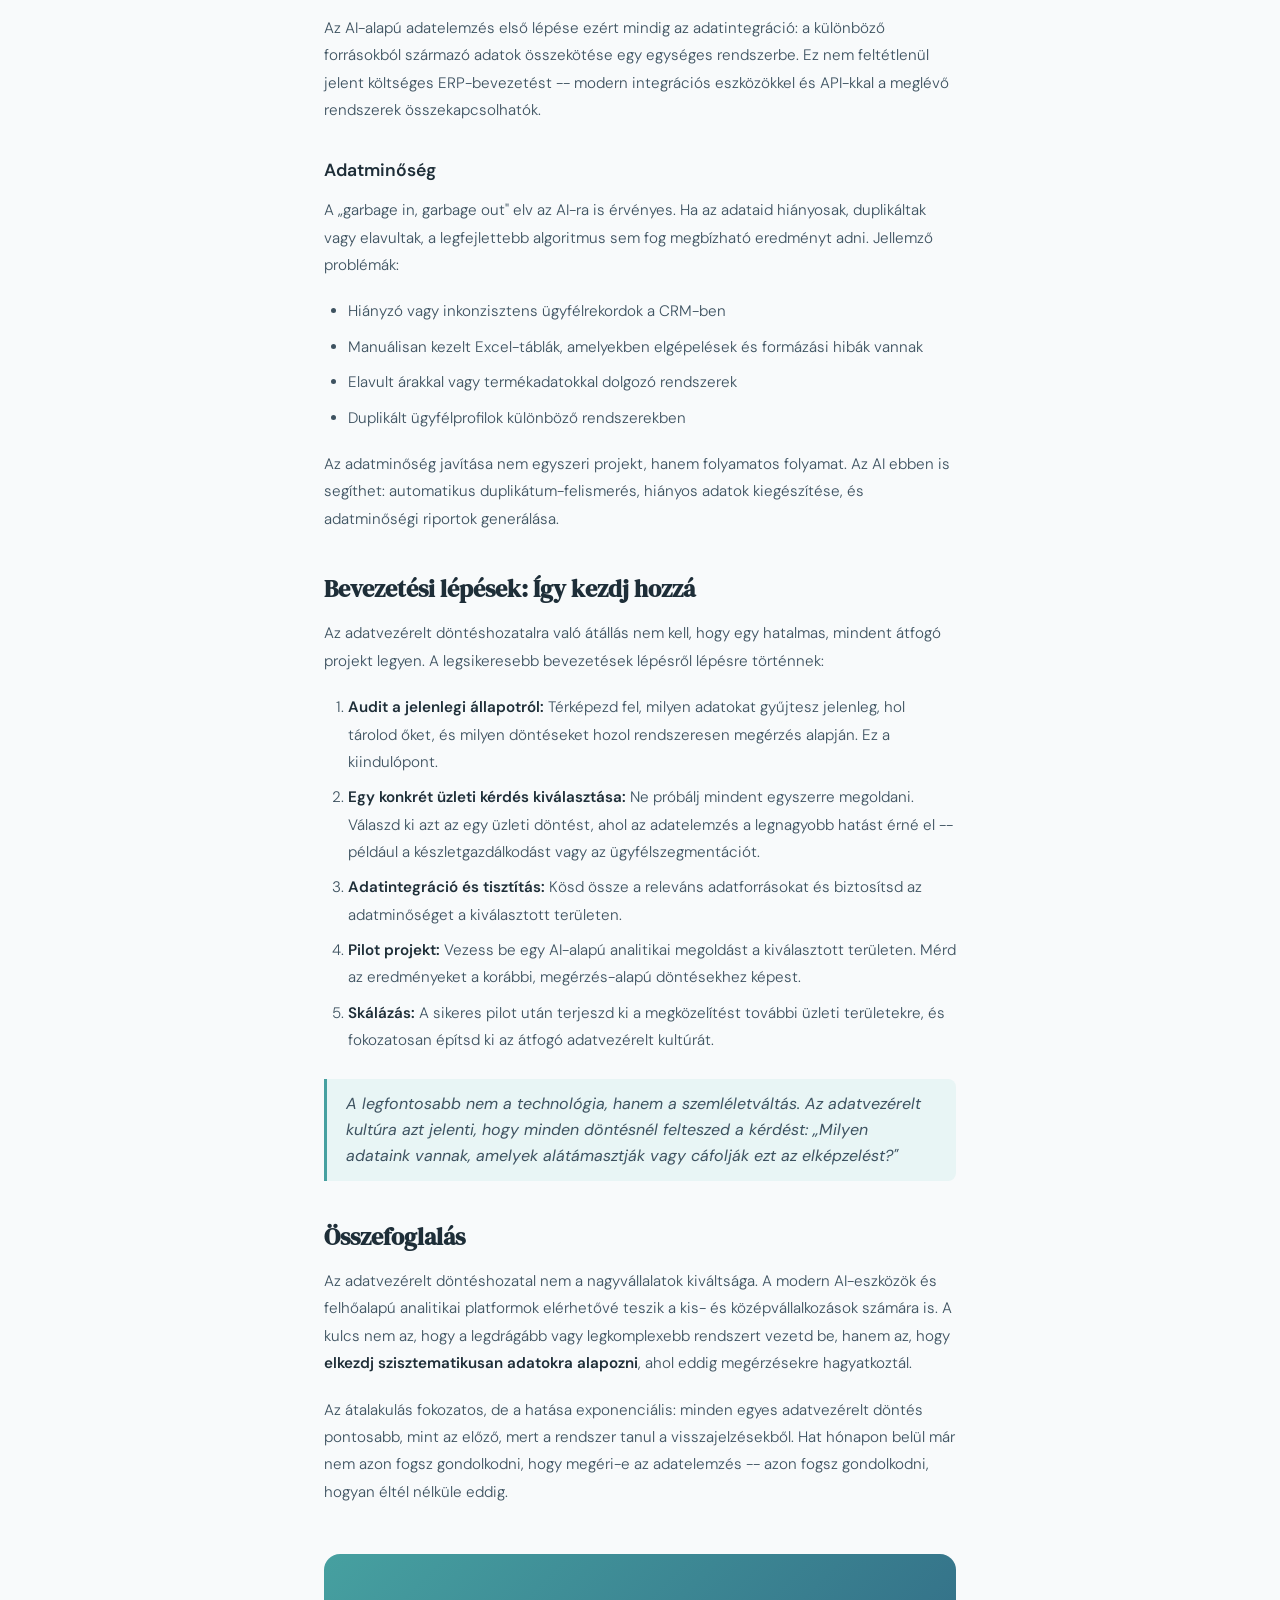
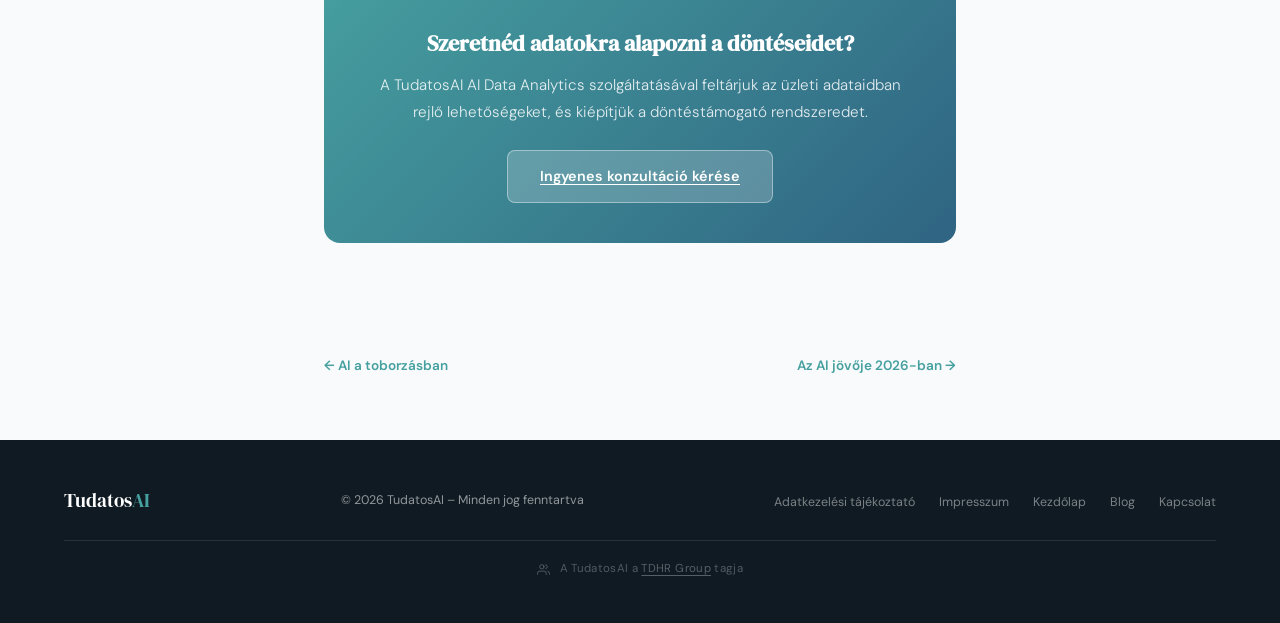
<file: blog/ai-adat-donteshozatal.html>
<!DOCTYPE html>
<html lang="hu">
<head>
<meta charset="UTF-8">
<meta name="viewport" content="width=device-width,initial-scale=1.0">
<title>Adatvezérelt döntéshozatal: Hogyan segít az AI? | TudatosAI Blog</title>
<meta name="description" content="Ismerd meg, hogyan alakítja át az AI az üzleti döntéshozatalt: prediktív analitika, valós idejű riportok, adat-silók felszámolása és gyakorlati bevezetési lépések.">
<link rel="canonical" href="https://tudatosai.hu/blog/ai-adat-donteshozatal.html">
<meta property="og:type" content="article">
<meta property="og:title" content="Adatvezérelt döntéshozatal: Hogyan segít az AI?">
<meta property="og:description" content="Ismerd meg, hogyan alakítja át az AI az üzleti döntéshozatalt: prediktív analitika, valós idejű riportok, adat-silók felszámolása és gyakorlati bevezetési lépések.">
<meta property="og:url" content="https://tudatosai.hu/blog/ai-adat-donteshozatal.html">
<meta property="og:site_name" content="TudatosAI">
<meta property="og:locale" content="hu_HU">
<meta property="article:published_time" content="2026-01-22">
<meta property="article:author" content="TudatosAI">
<script type="application/ld+json">
{
  "@context":"https://schema.org",
  "@type":"Article",
  "headline":"Adatvezérelt döntéshozatal: Hogyan segít az AI?",
  "description":"Ismerd meg, hogyan alakítja át az AI az üzleti döntéshozatalt: prediktív analitika, valós idejű riportok, adat-silók felszámolása és gyakorlati bevezetési lépések.",
  "datePublished":"2026-01-22",
  "dateModified":"2026-01-22",
  "author":{"@type":"Organization","name":"TudatosAI","url":"https://tudatosai.hu"},
  "publisher":{"@type":"Organization","name":"TudatosAI","url":"https://tudatosai.hu"},
  "mainEntityOfPage":{"@type":"WebPage","@id":"https://tudatosai.hu/blog/ai-adat-donteshozatal.html"},
  "inLanguage":"hu",
  "keywords":["adatvezérelt döntéshozatal","AI analitika","prediktív analitika","üzleti intelligencia","KKV adatelemzés"]
}
</script>
<link href="https://fonts.googleapis.com/css2?family=DM+Sans:wght@300;400;500;600;700&family=DM+Serif+Display&display=swap" rel="stylesheet">
<link rel="stylesheet" href="/chatbot-widget.css">
<style>
:root {
  --gold:#D29B01; --gold-light:#F5E8B0; --gold-pale:#FBF5E0;
  --blue:#2F6482; --blue-light:#EAF2F7;
  --teal:#46A0A0; --teal-light:#E8F5F5; --teal-dark:#357878;
  --bg-page:#F8FAFB; --bg-card:#FFFFFF; --bg-alt:#F0F5F7;
  --bg-nav:rgba(255,255,255,0.94); --border:#DDE7EC;
  --text:#1E2E38; --text-mid:#3D5260; --text-muted:#6B8290;
  --shadow-sm:0 2px 10px rgba(47,100,130,.07);
  --shadow-md:0 8px 28px rgba(47,100,130,.11);
}
[data-theme="dark"] {
  --bg-page:#1F2F3D; --bg-card:#283D4E; --bg-alt:#243545;
  --bg-nav:rgba(31,47,61,0.96); --border:#446070;
  --text:#F0F5F8; --text-mid:#C4DAE5; --text-muted:#96B5C6;
  --shadow-sm:0 2px 10px rgba(0,0,0,.2); --shadow-md:0 8px 28px rgba(0,0,0,.3);
  --blue-light:#2E4858; --teal-light:#284242; --gold-pale:#352E08;
}
*,*::before,*::after{box-sizing:border-box;margin:0;padding:0;}
html{scroll-behavior:smooth;}
body{background:var(--bg-page);color:var(--text);font-family:'DM Sans',sans-serif;font-size:16px;line-height:1.6;overflow-x:hidden;transition:background .3s,color .3s;}
a{text-decoration:none;color:inherit;}
nav{position:fixed;top:0;left:0;right:0;z-index:300;background:var(--bg-nav);backdrop-filter:blur(10px);border-bottom:1px solid var(--border);height:68px;display:flex;align-items:center;padding:0 5%;gap:1.5rem;transition:background .3s,border-color .3s;}
.logo{font-family:'DM Serif Display',serif;font-size:1.45rem;color:var(--text);letter-spacing:-.01em;white-space:nowrap;}
.logo em{color:var(--teal);font-style:normal;}
.nav-links{display:flex;gap:1.6rem;list-style:none;align-items:center;margin-left:auto;}
.nav-links a{color:var(--text-muted);font-size:.875rem;font-weight:500;transition:color .2s;white-space:nowrap;}
.nav-links a:hover,.nav-links a.active{color:var(--teal);}
.nav-actions{display:flex;align-items:center;gap:.7rem;flex-shrink:0;}
.dark-toggle{width:36px;height:36px;background:var(--bg-alt);border:1px solid var(--border);border-radius:8px;cursor:pointer;display:flex;align-items:center;justify-content:center;transition:background .2s;}
.dark-toggle:hover{background:var(--border);}
.dark-toggle svg{width:18px;height:18px;fill:none;stroke:var(--text-muted);stroke-width:1.8;stroke-linecap:round;stroke-linejoin:round;}
.icon-moon{display:block;} .icon-sun{display:none;}
[data-theme="dark"] .icon-moon{display:none;} [data-theme="dark"] .icon-sun{display:block;}
.nav-cta{padding:0 1.2rem;height:36px;background:var(--teal);color:#fff!important;border-radius:8px;font-weight:600!important;font-size:.85rem!important;display:inline-flex;align-items:center;transition:background .2s,transform .15s!important;}
.nav-cta:hover{background:var(--blue)!important;transform:translateY(-1px);}
.nav-hamburger{display:none;flex-direction:column;gap:5px;cursor:pointer;padding:6px;margin-left:auto;background:none;border:none;}
.nav-hamburger span{display:block;width:22px;height:2px;background:var(--text);border-radius:2px;transition:transform .3s,opacity .3s;}
.nav-hamburger.open span:nth-child(1){transform:translateY(7px) rotate(45deg);}
.nav-hamburger.open span:nth-child(2){opacity:0;}
.nav-hamburger.open span:nth-child(3){transform:translateY(-7px) rotate(-45deg);}
.mobile-nav{display:none;position:fixed;top:68px;left:0;right:0;z-index:299;background:var(--bg-card);border-bottom:1px solid var(--border);padding:1.5rem 5%;flex-direction:column;gap:1rem;box-shadow:var(--shadow-md);}
.mobile-nav.open{display:flex;}
.mobile-nav a{color:var(--text);font-weight:500;padding:.4rem 0;border-bottom:1px solid var(--border);}
.post-header{padding:120px 5% 2rem;background:linear-gradient(135deg,#102a3a 0%,#204a6a 40%,#3080b0 100%);transition:background .3s;}
.post-header-inner{max-width:760px;margin:0 auto;}
.post-tag{display:inline-block;padding:.2rem .6rem;border-radius:100px;background:var(--teal-light);color:var(--teal);font-size:.68rem;font-weight:600;letter-spacing:.04em;margin-bottom:.8rem;}
.post-title{font-family:'DM Serif Display',serif;font-size:clamp(1.8rem,3.5vw,2.6rem);line-height:1.2;color:var(--text);margin-bottom:1rem;}
.post-meta{font-size:.82rem;color:var(--text-muted);display:flex;gap:1rem;align-items:center;}
.post-header .post-title{color:#fff;}
.post-header .post-meta{color:rgba(255,255,255,.7);}
.post-body{max-width:760px;margin:0 auto;padding:3rem 5% 4rem;}
.post-body h2{font-family:'DM Serif Display',serif;font-size:1.5rem;color:var(--text);margin:2.5rem 0 1rem;line-height:1.3;}
.post-body h3{font-size:1.1rem;font-weight:600;color:var(--text);margin:2rem 0 .8rem;}
.post-body p{font-size:.95rem;color:var(--text-mid);line-height:1.8;margin-bottom:1.2rem;font-weight:300;}
.post-body ul,.post-body ol{padding-left:1.5rem;margin-bottom:1.2rem;}
.post-body li{font-size:.95rem;color:var(--text-mid);line-height:1.8;margin-bottom:.5rem;font-weight:300;}
.post-body blockquote{border-left:3px solid var(--teal);padding:.8rem 1.2rem;background:var(--teal-light);border-radius:0 8px 8px 0;margin:1.5rem 0;font-style:italic;color:var(--text-mid);}
.post-body strong{color:var(--text);font-weight:600;}
.post-body a{color:var(--teal);text-decoration:underline;text-underline-offset:3px;}
.post-cta{background:linear-gradient(135deg,var(--teal) 0%,var(--blue) 100%);border-radius:16px;padding:2.5rem;text-align:center;margin:3rem 0;}
.post-cta h3{font-family:'DM Serif Display',serif;color:#fff;font-size:1.4rem;margin-bottom:.6rem;}
.post-cta p{color:rgba(255,255,255,.85);font-size:.95rem;margin-bottom:1.5rem;font-weight:300;}
.post-cta .btn-fill{background:rgba(255,255,255,.2);border:1.5px solid rgba(255,255,255,.4);color:#fff;padding:.85rem 2rem;border-radius:8px;font-family:'DM Sans',sans-serif;font-size:.9rem;font-weight:600;display:inline-flex;align-items:center;transition:background .2s;}
.post-cta .btn-fill:hover{background:rgba(255,255,255,.3);}
.post-nav{display:flex;justify-content:space-between;gap:1rem;max-width:760px;margin:0 auto;padding:0 5% 4rem;flex-wrap:wrap;}
.post-nav-link{font-size:.85rem;color:var(--teal);font-weight:600;transition:color .2s;}
.post-nav-link:hover{color:var(--blue);}
.post-nav-link.next{margin-left:auto;}
footer{background:#0F1A22;color:rgba(255,255,255,.55);padding:2.8rem 5%;}
[data-theme="dark"] footer{background:#080E14;}
.footer-top{display:flex;justify-content:space-between;align-items:center;flex-wrap:wrap;gap:1rem;padding-bottom:1.5rem;border-bottom:1px solid rgba(255,255,255,.1);margin-bottom:1.2rem;}
.footer-logo{font-family:'DM Serif Display',serif;font-size:1.2rem;color:#fff;}
.footer-logo em{color:var(--teal);font-style:normal;}
.footer-copy{font-size:.78rem;}
.footer-links{display:flex;gap:1.5rem;list-style:none;}
.footer-links a{color:rgba(255,255,255,.45);font-size:.78rem;cursor:pointer;transition:color .2s;}
.footer-links a:hover{color:var(--teal);}
.footer-bottom{display:flex;align-items:center;justify-content:center;gap:.6rem;opacity:.5;}
.footer-bottom svg{width:13px;height:13px;stroke:currentColor;fill:none;stroke-width:1.8;stroke-linecap:round;stroke-linejoin:round;}
.footer-bottom span{font-size:.72rem;letter-spacing:.03em;}
.footer-bottom a{color:rgba(255,255,255,.6);text-decoration:underline;text-underline-offset:3px;transition:color .2s;}
.footer-bottom a:hover{color:var(--teal);}
@media(max-width:768px){
  .nav-links,.nav-cta{display:none;}.nav-hamburger{display:flex;}.nav-actions{margin-left:auto;}
  .post-header{padding:100px 4% 2rem;}.post-nav{flex-direction:column;}
  .footer-top{flex-direction:column;text-align:center;align-items:center;}
}
</style>
<link rel="icon" type="image/svg+xml" href="/favicon.svg">
</head>
<body>

<nav>
  <a href="/" class="logo">Tudatos<em>AI</em></a>
  <ul class="nav-links">
    <li><a href="/">Kezdőlap</a></li>
    <li><a href="/blog/" class="active">Blog</a></li>
    <li><a href="/#contact">Kapcsolat</a></li>
  </ul>
  <div class="nav-actions">
    <button class="dark-toggle" type="button" onclick="toggleDark()" aria-label="Toggle dark mode">
      <svg class="icon-moon" viewBox="0 0 24 24"><path d="M21 12.79A9 9 0 1 1 11.21 3a7 7 0 0 0 9.79 9.79z"/></svg>
      <svg class="icon-sun" viewBox="0 0 24 24"><circle cx="12" cy="12" r="5"/><line x1="12" y1="1" x2="12" y2="3"/><line x1="12" y1="21" x2="12" y2="23"/><line x1="4.22" y1="4.22" x2="5.64" y2="5.64"/><line x1="18.36" y1="18.36" x2="19.78" y2="19.78"/><line x1="1" y1="12" x2="3" y2="12"/><line x1="21" y1="12" x2="23" y2="12"/><line x1="4.22" y1="19.78" x2="5.64" y2="18.36"/><line x1="18.36" y1="5.64" x2="19.78" y2="4.22"/></svg>
    </button>
    <a href="/#contact" class="nav-cta">Kapcsolat</a>
    <button class="nav-hamburger" id="hamburger" type="button" aria-label="Menu" onclick="toggleMobileNav()"><span></span><span></span><span></span></button>
  </div>
</nav>
<div class="mobile-nav" id="mobileNav">
  <a href="/" onclick="closeMobileNav()">Kezdőlap</a>
  <a href="/blog/" onclick="closeMobileNav()">Blog</a>
  <a href="/#contact" onclick="closeMobileNav()">Kapcsolat</a>
</div>

<header class="post-header">
  <div class="post-header-inner">
    <span class="post-tag">Adatelemzés</span>
    <h1 class="post-title">Adatvezérelt döntéshozatal: Hogyan segít az AI?</h1>
    <div class="post-meta">
      <span>2026. január 22.</span>
      <span>·</span>
      <span>8 perc olvasás</span>
    </div>
  </div>
</header>

<article class="post-body">

  <p>A magyar kis- és középvállalkozások jelentős része ma is megérzés alapján hoz üzleti döntéseket. A vezető tapasztalata, az iparági szokások, a „mindig is így csináltuk" mentalitás határozza meg az árazást, a készletgazdálkodást, a marketingbüdzsét és a stratégiai irányokat. Ez nem feltétlenül rossz megközelítés -- az emberi intuíció értékes erőforrás. De mi történik, ha az adatok mást mutatnak, mint amit az ösztöneink sugallnak?</p>

  <p>Az adatvezérelt döntéshozatal (data-driven decision making) nem divatos menedzsment-buzzword, hanem egy bizonyítottan hatékonyabb működési mód, amely a mesterséges intelligencia térnyerésével a kisebb cégek számára is elérhető lett. Ebben a cikkben megmutatjuk, hogyan léphetsz túl a megérzéseken, és hogyan építhetsz ki egy AI-támogatott döntéshozatali rendszert a vállalkozásodban.</p>

  <h2>A megérzéstől az adatig: Miért éri meg váltani?</h2>

  <p>Egy 2025-ös McKinsey-felmérés szerint azok a vállalatok, amelyek szisztematikusan használnak adatelemzést a döntéshozatalban, <strong>átlagosan 23%-kal magasabb nyereségességet</strong> érnek el iparági társaikhoz képest. Ez nem meglepő: az adatok tényeket mutatnak, nem véleményeket. Amikor egy vezető a havi riportból látja, hogy egy termékcsalád három egymást követő hónapban csökkenő margint produkál, más döntést hoz, mint amikor csak az érzése az, hogy „valahogy nem megy annyira jól".</p>

  <p>A különbség a reakcióidőben is megmutatkozik. Az intuitív döntéshozatal általában lassabb, mert a vezető megvárja, amíg a probléma annyira nyilvánvaló lesz, hogy már nem lehet figyelmen kívül hagyni. Az adatvezérelt megközelítés viszont korai figyelmeztető jeleket ad, lehetővé téve a proaktív beavatkozást.</p>

  <h2>Milyen üzleti adatokban rejlik a legnagyobb érték?</h2>

  <p>Minden vállalkozás rengeteg adatot termel nap mint nap, de nem mindegyik egyformán értékes a döntéshozatal szempontjából. A legfontosabb adatforrások:</p>

  <ul>
    <li><strong>Értékesítési adatok:</strong> Tranzakciós előzmények, kosárértékek, konverziós arányok, szezonális minták, ügyfél-élettartam-érték (CLV). Ezek az adatok megmutatják, mit, mikor és kinek adsz el leghatékonyabban.</li>
    <li><strong>Pénzügyi adatok:</strong> Cash flow előrejelzések, költségtrendek, termékenként marginelemzés. Az AI képes anomáliákat felismerni -- például szokatlan költségnövekedést egy részlegnél -- még mielőtt a havi zárásban megjelenne.</li>
    <li><strong>Ügyféladatok:</strong> Vásárlási viselkedés, lemorzsolódási minták, ügyfél-elégedettségi mutatók, support-jegyek elemzése. Az ügyfelek viselkedése megjósolható, ha elegendő adat áll rendelkezésre.</li>
    <li><strong>Operatív adatok:</strong> Gyártási hatékonyság, szállítási idők, készletszintek, alkalmazotti produktivitás. Ezek az adatok a belső működés optimalizálásának alapjai.</li>
    <li><strong>Piaci adatok:</strong> Versenytársak árazása, iparági trendek, makrogazdasági mutatók. A külső adatok kontextusba helyezik a belső számokat.</li>
  </ul>

  <h2>Prediktív analitika: Az AI igazi ereje a döntéshozatalban</h2>

  <p>Az adatvezérelt döntéshozatal hagyományos formája a leíró analitika (descriptive analytics): riportok, dashboardok, kimutatások arról, hogy <strong>mi történt</strong>. Ez önmagában is értékes, de az AI lehetővé teszi a következő szintet: a prediktív analitikát, amely megmondja, <strong>mi fog történni</strong>.</p>

  <p>Gyakorlati példák magyar KKV-kontextusban:</p>

  <ul>
    <li><strong>Kereslet-előrejelzés:</strong> Egy webshop az AI segítségével megjósolhatja, mely termékeire lesz kiugró kereslet a következő hónapban, és ennek megfelelően optimalizálhatja a készletet. Nincs többé túlkészletezés vagy készlethiány.</li>
    <li><strong>Lemorzsolódás-előrejelzés:</strong> Egy szolgáltató cég azonosíthatja azokat az ügyfeleket, akik nagy valószínűséggel felmondják az előfizetésüket, és célzott retenciós akcióval megelőzheti a veszteséget.</li>
    <li><strong>Árazás optimalizálás:</strong> Dinamikus árazási modellek, amelyek figyelembe veszik a keresletet, a versenytársak árait, a szezonalitást és az ügyfélszegmenseket.</li>
    <li><strong>Cash flow előrejelzés:</strong> Az AI a korábbi fizetési minták alapján megjósolhatja, mikor várhatóak likviditási problémák, lehetővé téve az időben történő felkészülést.</li>
  </ul>

  <blockquote>Az adatvezérelt döntéshozatal nem arról szól, hogy az adatok helyettesítik az emberi ítélőképességet. Arról szól, hogy az emberi ítélőképességet megbízható információkkal támogatjuk.</blockquote>

  <h2>Dashboard és KPI-k: A valós idejű rálátás eszközei</h2>

  <p>Az AI-alapú döntéstámogatás egyik legkézzelfoghatóbb megjelenési formája az intelligens dashboard. Egy jól felépített vezérlőpult nem pusztán számokat jelenít meg, hanem <strong>kontextusba helyezi az információt</strong> és figyelmeztet, ha valami eltér a normálistól.</p>

  <p>A hatékony KPI-rendszer alapelvei:</p>

  <ul>
    <li><strong>Kevesebb, de relevánsabb mutató:</strong> Ne 50 KPI-t kövess, hanem 8-12 olyat, amelyek valóban befolyásolják a stratégiai döntéseket. Az AI segít azonosítani, melyek ezek.</li>
    <li><strong>Valós idejű frissítés:</strong> A havi riportok helyett a kritikus mutatók naponta vagy akár órákként frissüljenek. Az AI-alapú rendszerek automatikusan összegyűjtik és feldolgozzák az adatokat.</li>
    <li><strong>Anomália-detekció:</strong> A rendszer automatikusan jelezze, ha egy mutató szokatlan értéket vesz fel -- akár pozitív, akár negatív irányban. Nem kell órákat töltened a számok böngészésével.</li>
    <li><strong>Előrejelző funkció:</strong> A dashboard ne csak a jelent mutassa, hanem vetítse előre a várható trendeket is. Ha a jelenlegi ütemben haladnak az értékesítések, eléred-e az éves célt?</li>
  </ul>

  <h2>A legnagyobb buktatók: Adatsilók és adatminőség</h2>

  <p>Az adatvezérelt döntéshozatal bevezetésének két leggyakoribb akadálya nem technológiai, hanem szervezeti jellegű.</p>

  <h3>Adatsilók</h3>

  <p>A legtöbb magyar KKV-nál az adatok szétszórva, egymástól elszigetelt rendszerekben élnek. Az értékesítési adatok a CRM-ben, a pénzügyiek a könyvelőprogramban, a marketingadatok a Google Analytics-ben és a Facebook-fiókban, az ügyfélszolgálati adatok egy Excelben. Ezek az <strong>adatsilók</strong> megakadályozzák, hogy teljes képet kapj az üzleti működésről.</p>

  <p>Az AI-alapú adatelemzés első lépése ezért mindig az adatintegráció: a különböző forrásokból származó adatok összekötése egy egységes rendszerbe. Ez nem feltétlenül jelent költséges ERP-bevezetést -- modern integrációs eszközökkel és API-kkal a meglévő rendszerek összekapcsolhatók.</p>

  <h3>Adatminőség</h3>

  <p>A „garbage in, garbage out" elv az AI-ra is érvényes. Ha az adataid hiányosak, duplikáltak vagy elavultak, a legfejlettebb algoritmus sem fog megbízható eredményt adni. Jellemző problémák:</p>

  <ul>
    <li>Hiányzó vagy inkonzisztens ügyfélrekordok a CRM-ben</li>
    <li>Manuálisan kezelt Excel-táblák, amelyekben elgépelések és formázási hibák vannak</li>
    <li>Elavult árakkal vagy termékadatokkal dolgozó rendszerek</li>
    <li>Duplikált ügyfélprofilok különböző rendszerekben</li>
  </ul>

  <p>Az adatminőség javítása nem egyszeri projekt, hanem folyamatos folyamat. Az AI ebben is segíthet: automatikus duplikátum-felismerés, hiányos adatok kiegészítése, és adatminőségi riportok generálása.</p>

  <h2>Bevezetési lépések: Így kezdj hozzá</h2>

  <p>Az adatvezérelt döntéshozatalra való átállás nem kell, hogy egy hatalmas, mindent átfogó projekt legyen. A legsikeresebb bevezetések lépésről lépésre történnek:</p>

  <ol>
    <li><strong>Audit a jelenlegi állapotról:</strong> Térképezd fel, milyen adatokat gyűjtesz jelenleg, hol tárolod őket, és milyen döntéseket hozol rendszeresen megérzés alapján. Ez a kiindulópont.</li>
    <li><strong>Egy konkrét üzleti kérdés kiválasztása:</strong> Ne próbálj mindent egyszerre megoldani. Válaszd ki azt az egy üzleti döntést, ahol az adatelemzés a legnagyobb hatást érné el -- például a készletgazdálkodást vagy az ügyfélszegmentációt.</li>
    <li><strong>Adatintegráció és tisztítás:</strong> Kösd össze a releváns adatforrásokat és biztosítsd az adatminőséget a kiválasztott területen.</li>
    <li><strong>Pilot projekt:</strong> Vezess be egy AI-alapú analitikai megoldást a kiválasztott területen. Mérd az eredményeket a korábbi, megérzés-alapú döntésekhez képest.</li>
    <li><strong>Skálázás:</strong> A sikeres pilot után terjeszd ki a megközelítést további üzleti területekre, és fokozatosan építsd ki az átfogó adatvezérelt kultúrát.</li>
  </ol>

  <blockquote>A legfontosabb nem a technológia, hanem a szemléletváltás. Az adatvezérelt kultúra azt jelenti, hogy minden döntésnél felteszed a kérdést: „Milyen adataink vannak, amelyek alátámasztják vagy cáfolják ezt az elképzelést?"</blockquote>

  <h2>Összefoglalás</h2>

  <p>Az adatvezérelt döntéshozatal nem a nagyvállalatok kiváltsága. A modern AI-eszközök és felhőalapú analitikai platformok elérhetővé teszik a kis- és középvállalkozások számára is. A kulcs nem az, hogy a legdrágább vagy legkomplexebb rendszert vezetd be, hanem az, hogy <strong>elkezdj szisztematikusan adatokra alapozni</strong>, ahol eddig megérzésekre hagyatkoztál.</p>

  <p>Az átalakulás fokozatos, de a hatása exponenciális: minden egyes adatvezérelt döntés pontosabb, mint az előző, mert a rendszer tanul a visszajelzésekből. Hat hónapon belül már nem azon fogsz gondolkodni, hogy megéri-e az adatelemzés -- azon fogsz gondolkodni, hogyan éltél nélküle eddig.</p>

  <div class="post-cta">
    <h3>Szeretnéd adatokra alapozni a döntéseidet?</h3>
    <p>A TudatosAI AI Data Analytics szolgáltatásával feltárjuk az üzleti adataidban rejlő lehetőségeket, és kiépítjük a döntéstámogató rendszeredet.</p>
    <a href="/#contact" class="btn-fill">Ingyenes konzultáció kérése</a>
  </div>

</article>

<div class="post-nav">
  <a href="ai-hr-toborzes.html" class="post-nav-link prev">&larr; AI a toborzásban</a>
  <a href="ai-jovoje-2026.html" class="post-nav-link next">Az AI jövője 2026-ban &rarr;</a>
</div>

<footer>
  <div class="footer-top">
    <a href="/" class="footer-logo">Tudatos<em>AI</em></a>
    <div class="footer-copy">&copy; 2026 TudatosAI – Minden jog fenntartva</div>
    <ul class="footer-links">
      <li><a href="https://tudatosdiak.hu/adatkezelesi-tajekoztato">Adatkezelési tájékoztató</a></li>
      <li><a href="https://tudatosdiak.hu/impresszum">Impresszum</a></li>
      <li><a href="/">Kezdőlap</a></li>
      <li><a href="/blog/">Blog</a></li>
      <li><a href="/#contact">Kapcsolat</a></li>
    </ul>
  </div>
  <div class="footer-bottom">
    <svg viewBox="0 0 24 24"><path d="M17 21v-2a4 4 0 0 0-4-4H5a4 4 0 0 0-4 4v2"/><circle cx="9" cy="7" r="4"/><path d="M23 21v-2a4 4 0 0 0-3-3.87"/><path d="M16 3.13a4 4 0 0 1 0 7.75"/></svg>
    <span>A TudatosAI a <a href="https://tdhr.hu" target="_blank">TDHR Group</a> tagja</span>
  </div>
</footer>
<script>
function toggleDark(){const h=document.documentElement,d=h.getAttribute('data-theme')==='dark';h.setAttribute('data-theme',d?'light':'dark');localStorage.setItem('theme',d?'light':'dark');}
(function(){const s=localStorage.getItem('theme'),p=window.matchMedia('(prefers-color-scheme: dark)').matches;if(s==='dark'||(!s&&p))document.documentElement.setAttribute('data-theme','dark');})();
function toggleMobileNav(){document.getElementById('mobileNav').classList.toggle('open');document.getElementById('hamburger').classList.toggle('open');}
function closeMobileNav(){document.getElementById('mobileNav').classList.remove('open');document.getElementById('hamburger').classList.remove('open');}
</script>
<script src="/chatbot-widget.js"></script>
</body>
</html>
</file>
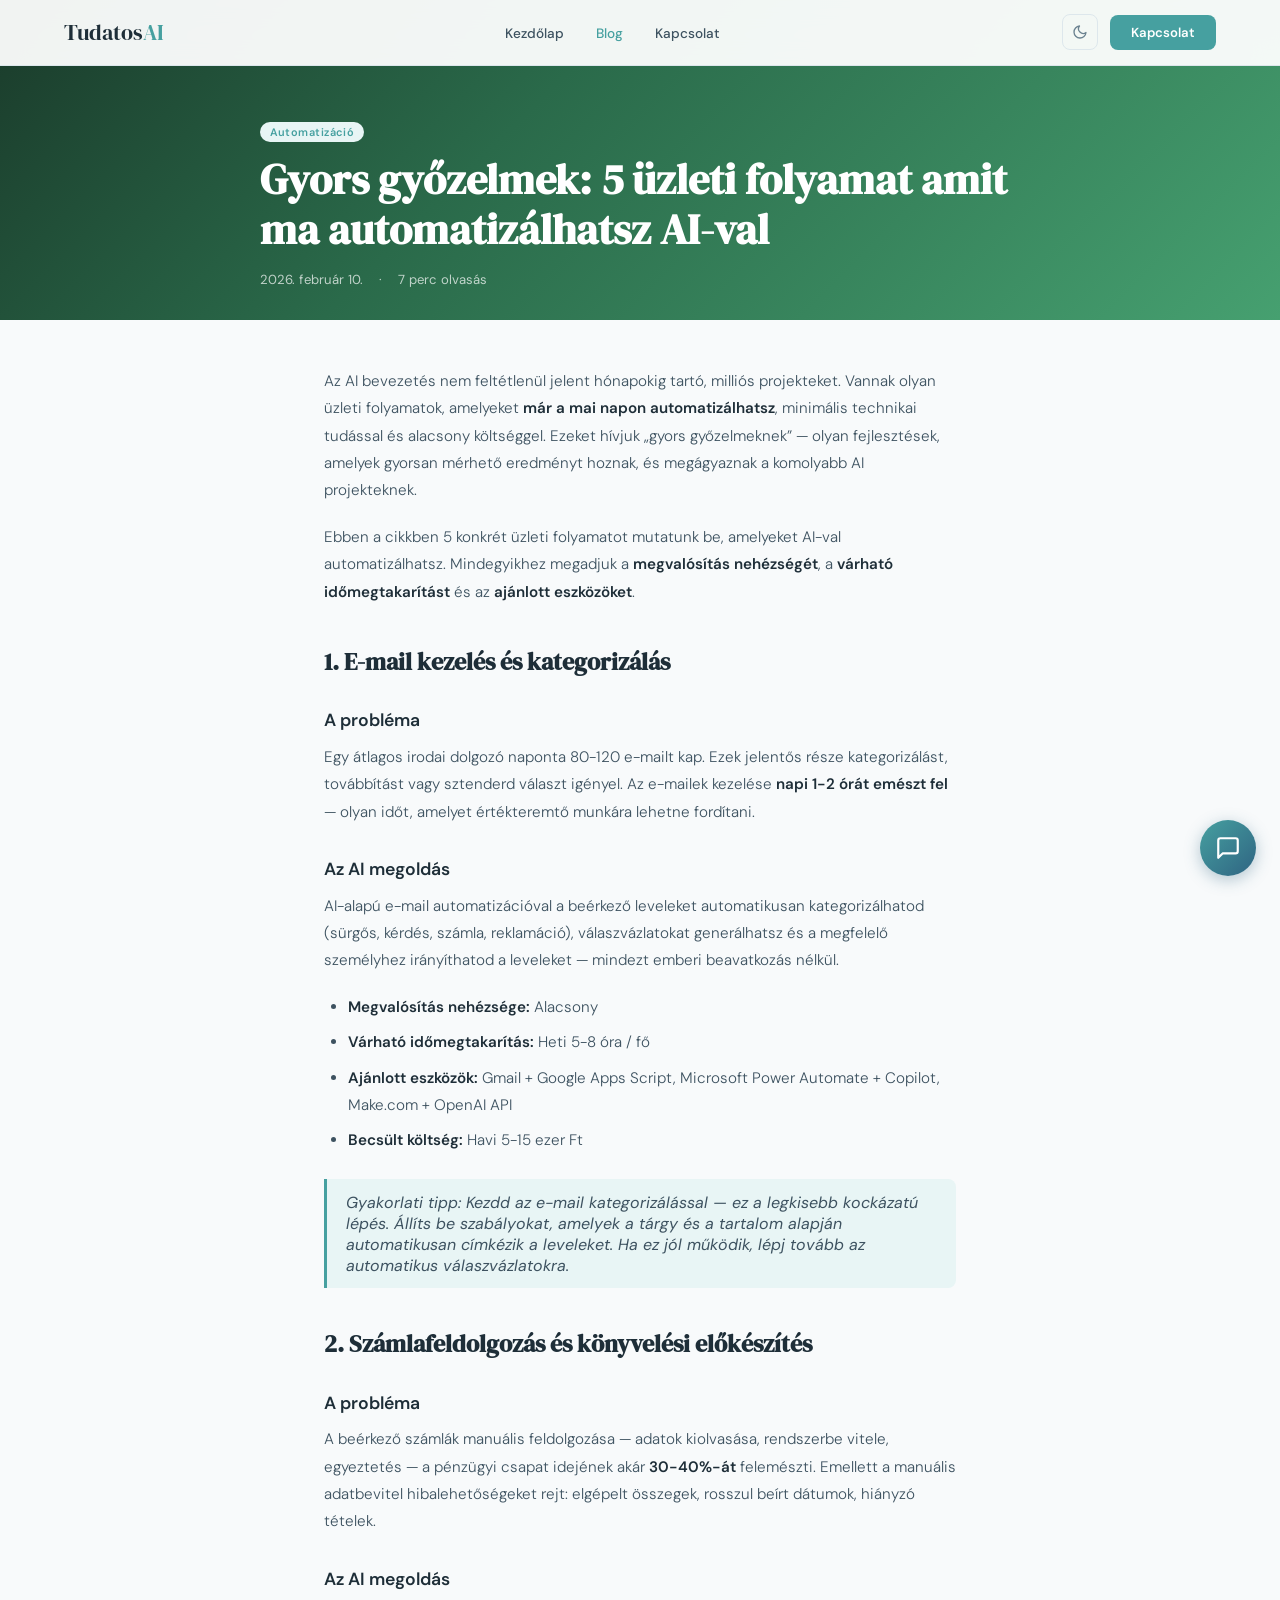
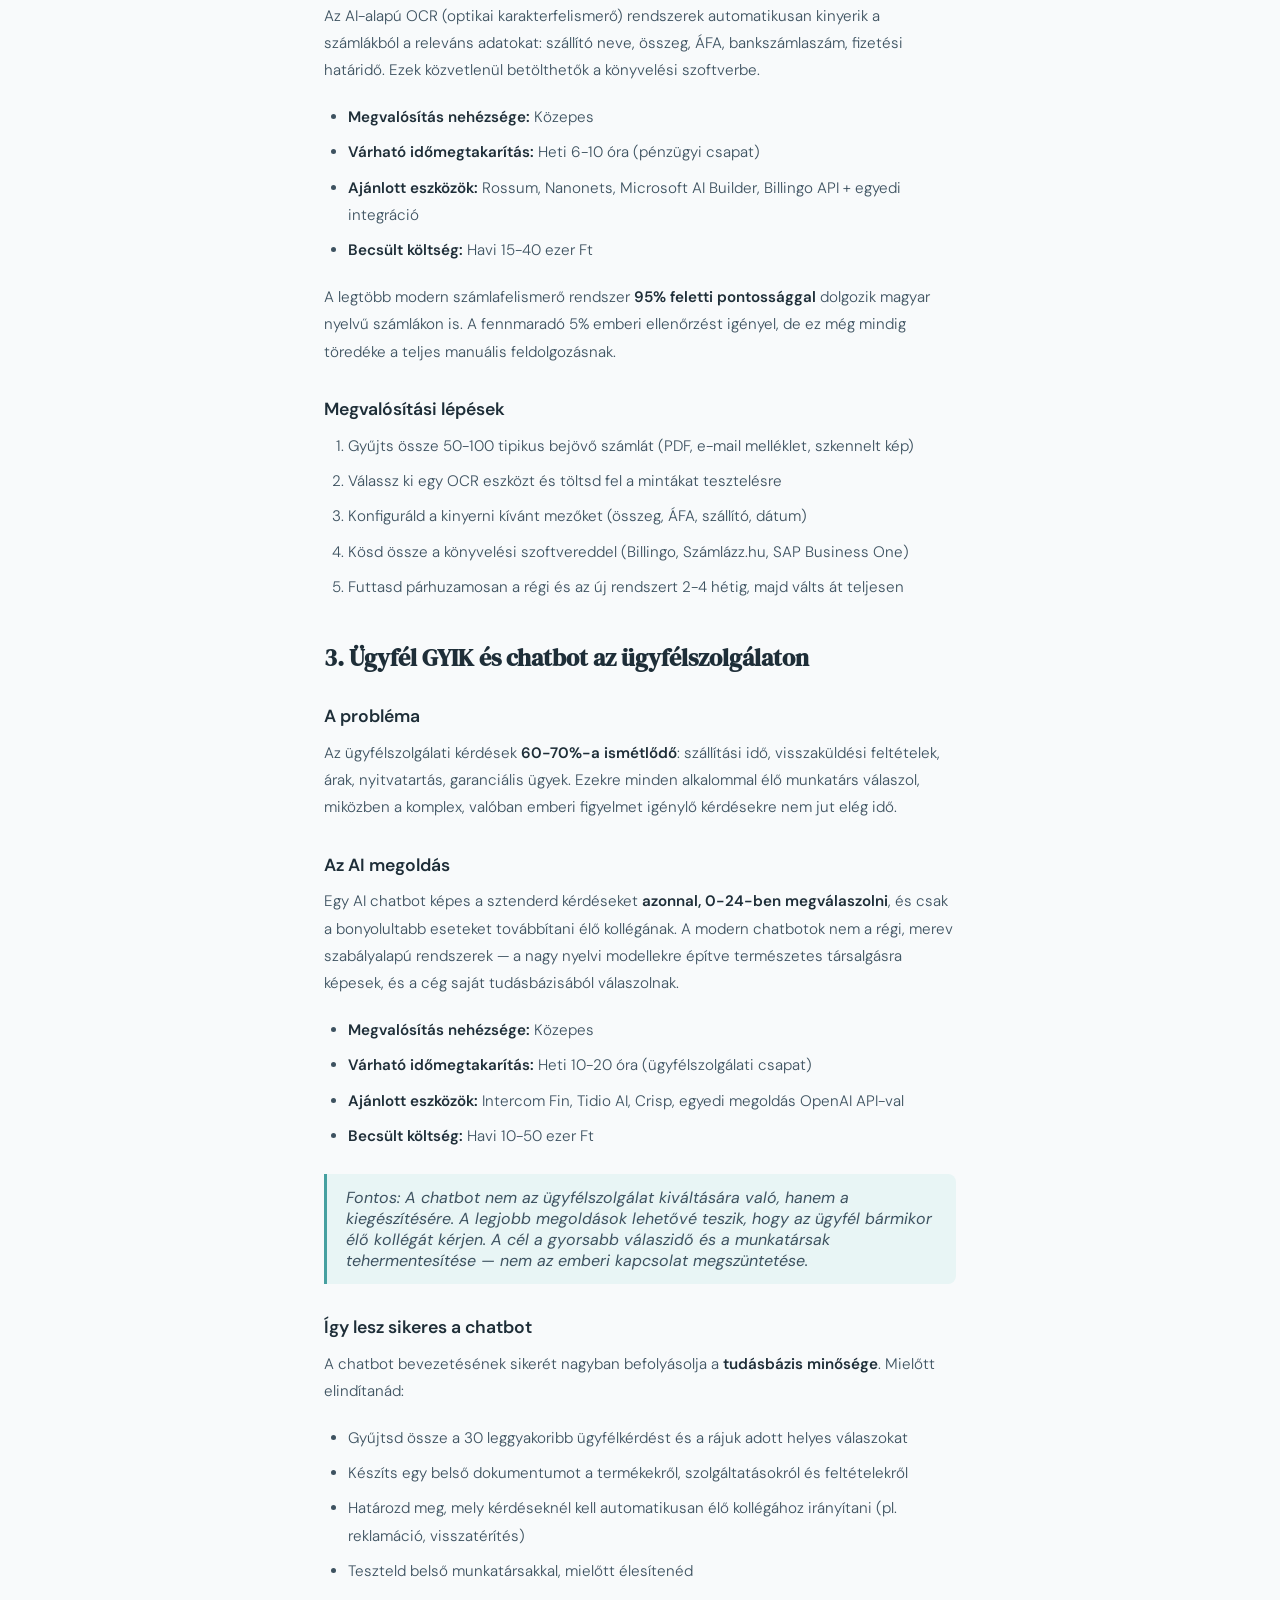
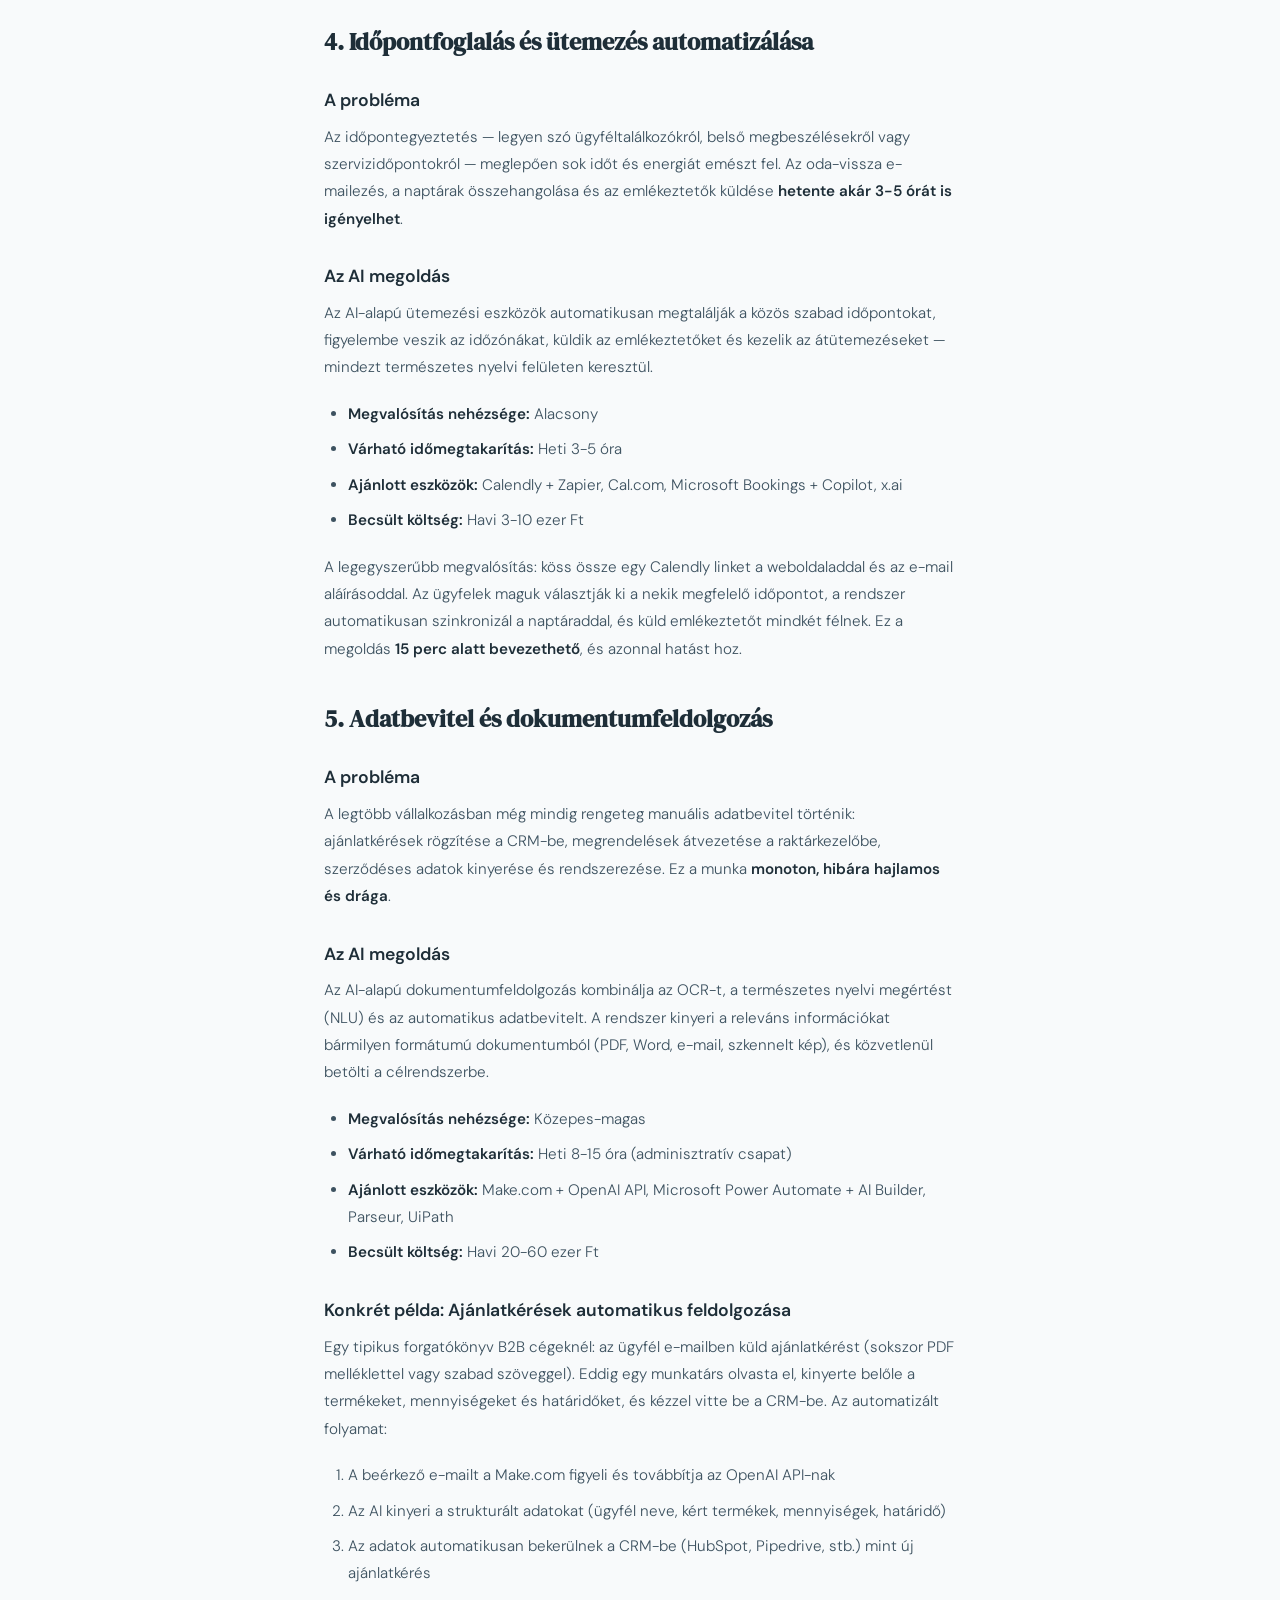
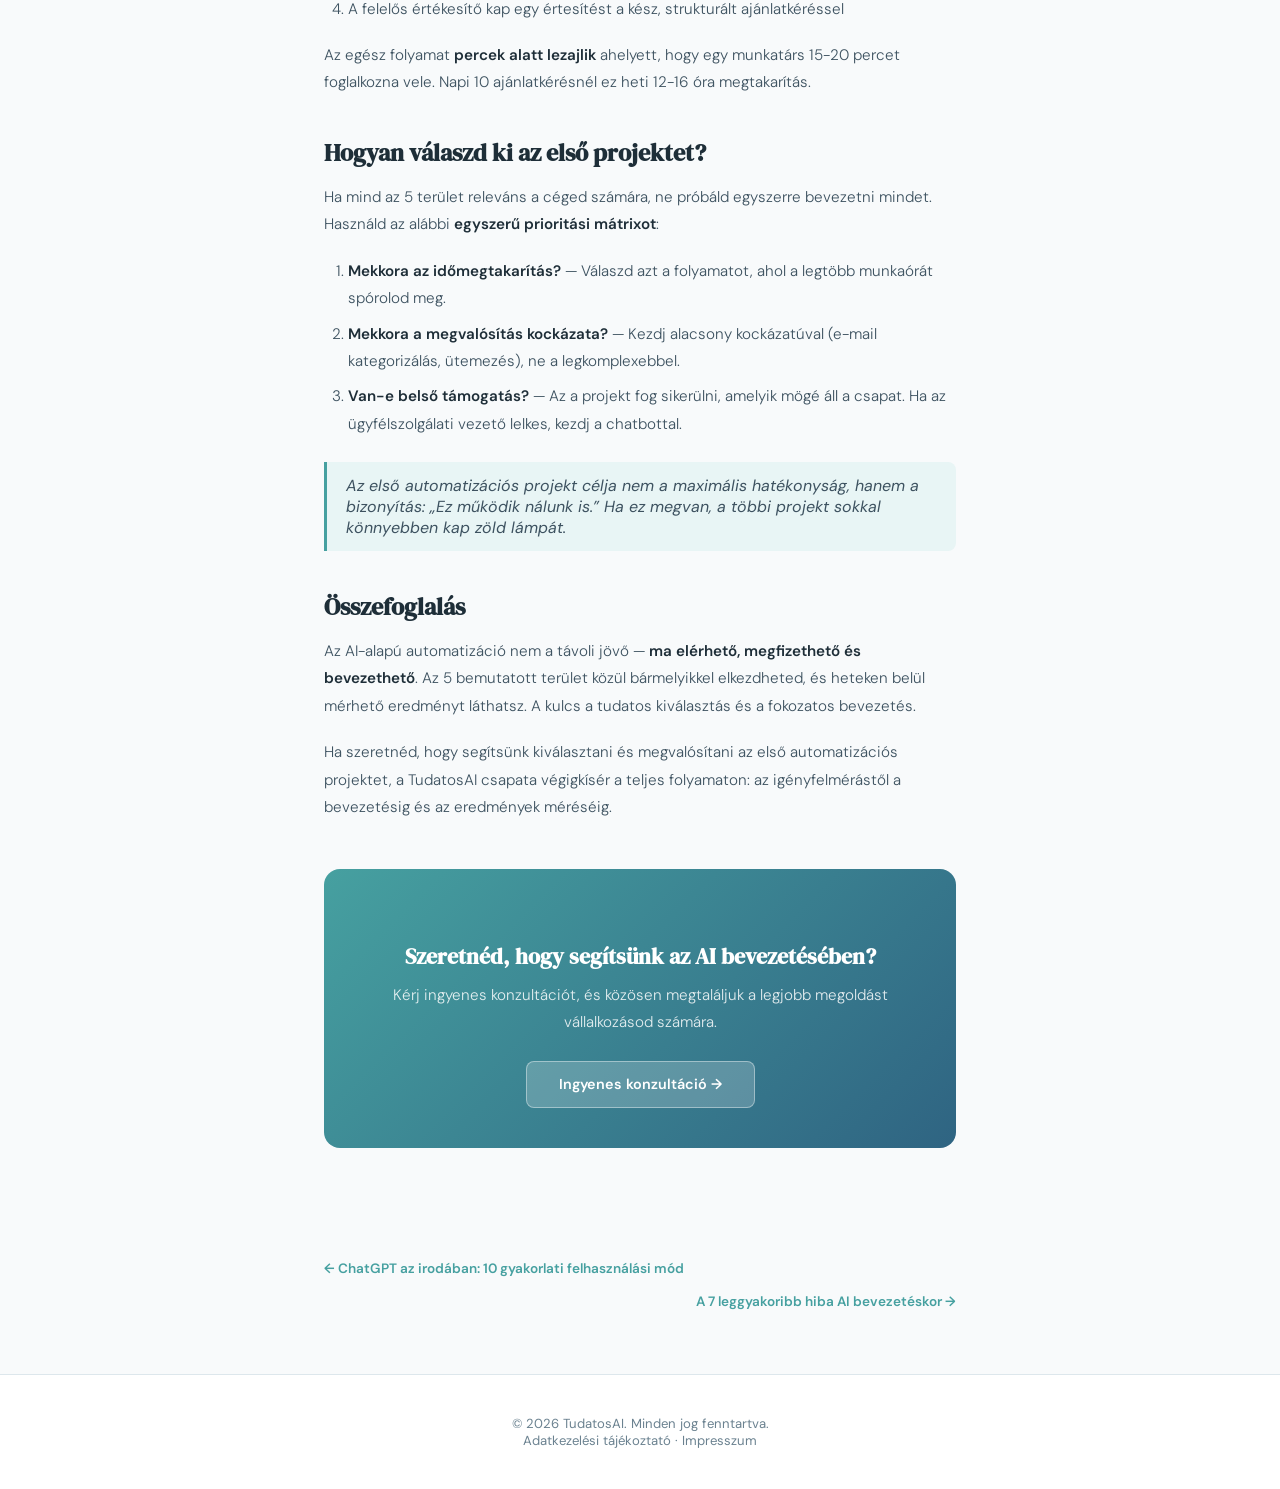
<file: blog/ai-automatizacio-gyorsan.html>
<!DOCTYPE html>
<html lang="hu" data-theme="light">
<head>
<meta charset="UTF-8">
<meta name="viewport" content="width=device-width,initial-scale=1">
<title>Gyors győzelmek: 5 üzleti folyamat amit ma automatizálhatsz AI-val | TudatosAI</title>
<meta name="description" content="5 üzleti folyamat, amit már ma automatizálhatsz mesterséges intelligenciával: e-mail kezelés, számlafeldolgozás, ügyfél GYIK, ütemezés és adatbevitel.">
<link rel="canonical" href="https://tudatosai.hu/blog/ai-automatizacio-gyorsan.html">
<meta property="og:type" content="article">
<meta property="og:title" content="Gyors győzelmek: 5 üzleti folyamat amit ma automatizálhatsz AI-val">
<meta property="og:description" content="5 üzleti folyamat, amit már ma automatizálhatsz mesterséges intelligenciával: e-mail kezelés, számlafeldolgozás, ügyfél GYIK, ütemezés és adatbevitel.">
<meta property="og:url" content="https://tudatosai.hu/blog/ai-automatizacio-gyorsan.html">
<meta property="og:site_name" content="TudatosAI">
<meta property="og:locale" content="hu_HU">
<link rel="preconnect" href="https://fonts.googleapis.com">
<link rel="preconnect" href="https://fonts.gstatic.com" crossorigin>
<link href="https://fonts.googleapis.com/css2?family=DM+Sans:wght@300;400;500;600;700&family=DM+Serif+Display&display=swap" rel="stylesheet">
<link rel="stylesheet" href="/chatbot-widget.css">
<script type="application/ld+json">
{
  "@context":"https://schema.org",
  "@type":"Article",
  "headline":"Gyors győzelmek: 5 üzleti folyamat amit ma automatizálhatsz AI-val",
  "description":"5 üzleti folyamat, amit már ma automatizálhatsz mesterséges intelligenciával.",
  "datePublished":"2026-02-10",
  "dateModified":"2026-02-10",
  "author":{"@type":"Organization","name":"TudatosAI","url":"https://tudatosai.hu"},
  "publisher":{"@type":"Organization","name":"TudatosAI","url":"https://tudatosai.hu"},
  "mainEntityOfPage":{"@type":"WebPage","@id":"https://tudatosai.hu/blog/ai-automatizacio-gyorsan.html"}
}
</script>
<style>
:root {
  --gold:#D29B01; --gold-light:#F5E8B0; --gold-pale:#FBF5E0;
  --blue:#2F6482; --blue-light:#EAF2F7;
  --teal:#46A0A0; --teal-light:#E8F5F5; --teal-dark:#357878;
  --bg-page:#F8FAFB; --bg-card:#FFFFFF; --bg-alt:#F0F5F7;
  --bg-nav:rgba(255,255,255,0.94); --border:#DDE7EC;
  --text:#1E2E38; --text-mid:#3D5260; --text-muted:#6B8290;
  --shadow-sm:0 2px 10px rgba(47,100,130,.07);
  --shadow-md:0 8px 28px rgba(47,100,130,.11);
}
[data-theme="dark"] {
  --bg-page:#1F2F3D; --bg-card:#283D4E; --bg-alt:#243545;
  --bg-nav:rgba(31,47,61,0.96); --border:#446070;
  --text:#F0F5F8; --text-mid:#C4DAE5; --text-muted:#96B5C6;
  --shadow-sm:0 2px 10px rgba(0,0,0,.2); --shadow-md:0 8px 28px rgba(0,0,0,.3);
  --blue-light:#2E4858; --teal-light:#284242; --gold-pale:#352E08;
}
*,*::before,*::after{margin:0;padding:0;box-sizing:border-box;}
body{font-family:'DM Sans',sans-serif;background:var(--bg-page);color:var(--text);transition:background .3s,color .3s;}
a{text-decoration:none;color:inherit;}

/* NAV */
nav{position:fixed;top:0;left:0;right:0;z-index:100;display:flex;align-items:center;justify-content:space-between;padding:.9rem 5%;background:var(--bg-nav);backdrop-filter:blur(12px);border-bottom:1px solid var(--border);transition:background .3s,border .3s;}
.logo{font-family:'DM Serif Display',serif;font-size:1.35rem;color:var(--text);}
.logo em{font-style:normal;color:var(--teal);}
.nav-links{list-style:none;display:flex;gap:2rem;}
.nav-links a{font-size:.85rem;font-weight:500;color:var(--text-mid);transition:color .2s;}
.nav-links a:hover,.nav-links a.active{color:var(--teal);}
.nav-actions{display:flex;align-items:center;gap:.8rem;}
.dark-toggle{background:none;border:1px solid var(--border);border-radius:8px;width:36px;height:36px;display:flex;align-items:center;justify-content:center;cursor:pointer;transition:border .3s;}
.dark-toggle svg{width:16px;height:16px;fill:none;stroke:var(--text-muted);stroke-width:2;stroke-linecap:round;stroke-linejoin:round;}
[data-theme="light"] .icon-sun{display:none;}
[data-theme="dark"] .icon-moon{display:none;}
.nav-cta{background:var(--teal);color:#fff;padding:.55rem 1.3rem;border-radius:8px;font-size:.82rem;font-weight:600;transition:background .2s;}
.nav-cta:hover{background:var(--teal-dark);}
.nav-hamburger{display:none;background:none;border:none;cursor:pointer;flex-direction:column;gap:4px;padding:4px;}
.nav-hamburger span{display:block;width:20px;height:2px;background:var(--text);border-radius:2px;transition:background .3s;}
.mobile-nav{display:none;position:fixed;top:60px;left:0;right:0;background:var(--bg-card);border-bottom:1px solid var(--border);padding:1rem 5%;z-index:99;flex-direction:column;gap:.8rem;transition:background .3s;}
.mobile-nav a{font-size:.95rem;font-weight:500;color:var(--text-mid);padding:.4rem 0;}
.mobile-nav a:hover{color:var(--teal);}
.mobile-nav.open{display:flex;}

/* POST */
.post-header{padding:120px 5% 2rem;background:linear-gradient(135deg,#1a3a2a 0%,#2a6a4a 40%,#46A070 100%);transition:background .3s;}
.post-header-inner{max-width:760px;margin:0 auto;}
.post-tag{display:inline-block;padding:.2rem .6rem;border-radius:100px;background:var(--teal-light);color:var(--teal);font-size:.68rem;font-weight:600;letter-spacing:.04em;margin-bottom:.8rem;}
.post-title{font-family:'DM Serif Display',serif;font-size:clamp(1.8rem,3.5vw,2.6rem);line-height:1.2;color:var(--text);margin-bottom:1rem;}
.post-meta{font-size:.82rem;color:var(--text-muted);display:flex;gap:1rem;align-items:center;}
.post-header .post-title{color:#fff;}
.post-header .post-meta{color:rgba(255,255,255,.7);}
.post-body{max-width:760px;margin:0 auto;padding:3rem 5% 4rem;}
.post-body h2{font-family:'DM Serif Display',serif;font-size:1.5rem;color:var(--text);margin:2.5rem 0 1rem;line-height:1.3;}
.post-body h3{font-size:1.1rem;font-weight:600;color:var(--text);margin:2rem 0 .8rem;}
.post-body p{font-size:.95rem;color:var(--text-mid);line-height:1.8;margin-bottom:1.2rem;font-weight:300;}
.post-body ul,.post-body ol{padding-left:1.5rem;margin-bottom:1.2rem;}
.post-body li{font-size:.95rem;color:var(--text-mid);line-height:1.8;margin-bottom:.5rem;font-weight:300;}
.post-body blockquote{border-left:3px solid var(--teal);padding:.8rem 1.2rem;background:var(--teal-light);border-radius:0 8px 8px 0;margin:1.5rem 0;font-style:italic;color:var(--text-mid);}
.post-body strong{color:var(--text);font-weight:600;}
.post-body a{color:var(--teal);text-decoration:underline;text-underline-offset:3px;}
.post-cta{background:linear-gradient(135deg,var(--teal) 0%,var(--blue) 100%);border-radius:16px;padding:2.5rem;text-align:center;margin:3rem 0;}
.post-cta h3{font-family:'DM Serif Display',serif;color:#fff;font-size:1.4rem;margin-bottom:.6rem;}
.post-cta p{color:rgba(255,255,255,.85);font-size:.95rem;margin-bottom:1.5rem;font-weight:300;}
.post-cta .btn-fill{background:rgba(255,255,255,.2);border:1.5px solid rgba(255,255,255,.4);color:#fff;padding:.85rem 2rem;border-radius:8px;font-family:'DM Sans',sans-serif;font-size:.9rem;font-weight:600;display:inline-flex;align-items:center;transition:background .2s;text-decoration:none;}
.post-cta .btn-fill:hover{background:rgba(255,255,255,.3);}
.post-nav{display:flex;justify-content:space-between;gap:1rem;max-width:760px;margin:0 auto;padding:0 5% 4rem;flex-wrap:wrap;}
.post-nav-link{font-size:.85rem;color:var(--teal);font-weight:600;transition:color .2s;}
.post-nav-link:hover{color:var(--blue);}
.post-nav-link.next{margin-left:auto;}

/* FOOTER */
footer{background:var(--bg-card);border-top:1px solid var(--border);padding:2.5rem 5%;text-align:center;transition:background .3s,border .3s;}
footer p{font-size:.82rem;color:var(--text-muted);}

/* RESPONSIVE */
@media(max-width:768px){
  .nav-links,.nav-cta{display:none;}
  .nav-hamburger{display:flex;}
  .post-header{padding:100px 5% 1.5rem;}
  .post-body{padding:2rem 5% 3rem;}
  .post-nav{flex-direction:column;}
}
</style>
<link rel="icon" type="image/svg+xml" href="/favicon.svg">
</head>
<body>

<nav>
  <a href="/" class="logo">Tudatos<em>AI</em></a>
  <ul class="nav-links">
    <li><a href="/">Kezdőlap</a></li>
    <li><a href="/blog/" class="active">Blog</a></li>
    <li><a href="/#contact">Kapcsolat</a></li>
  </ul>
  <div class="nav-actions">
    <button class="dark-toggle" type="button" onclick="toggleDark()" aria-label="Toggle dark mode">
      <svg class="icon-moon" viewBox="0 0 24 24"><path d="M21 12.79A9 9 0 1 1 11.21 3a7 7 0 0 0 9.79 9.79z"/></svg>
      <svg class="icon-sun" viewBox="0 0 24 24"><circle cx="12" cy="12" r="5"/><line x1="12" y1="1" x2="12" y2="3"/><line x1="12" y1="21" x2="12" y2="23"/><line x1="4.22" y1="4.22" x2="5.64" y2="5.64"/><line x1="18.36" y1="18.36" x2="19.78" y2="19.78"/><line x1="1" y1="12" x2="3" y2="12"/><line x1="21" y1="12" x2="23" y2="12"/><line x1="4.22" y1="19.78" x2="5.64" y2="18.36"/><line x1="18.36" y1="5.64" x2="19.78" y2="4.22"/></svg>
    </button>
    <a href="/#contact" class="nav-cta">Kapcsolat</a>
    <button class="nav-hamburger" id="hamburger" type="button" aria-label="Menu" onclick="toggleMobileNav()"><span></span><span></span><span></span></button>
  </div>
</nav>
<div class="mobile-nav" id="mobileNav">
  <a href="/" onclick="closeMobileNav()">Kezdőlap</a>
  <a href="/blog/" onclick="closeMobileNav()">Blog</a>
  <a href="/#contact" onclick="closeMobileNav()">Kapcsolat</a>
</div>

<header class="post-header">
  <div class="post-header-inner">
    <span class="post-tag">Automatizáció</span>
    <h1 class="post-title">Gyors győzelmek: 5 üzleti folyamat amit ma automatizálhatsz AI-val</h1>
    <div class="post-meta">
      <span>2026. február 10.</span>
      <span>·</span>
      <span>7 perc olvasás</span>
    </div>
  </div>
</header>

<article class="post-body">

  <p>Az AI bevezetés nem feltétlenül jelent hónapokig tartó, milliós projekteket. Vannak olyan üzleti folyamatok, amelyeket <strong>már a mai napon automatizálhatsz</strong>, minimális technikai tudással és alacsony költséggel. Ezeket hívjuk &bdquo;gyors győzelmeknek&rdquo; &mdash; olyan fejlesztések, amelyek gyorsan mérhető eredményt hoznak, és megágyaznak a komolyabb AI projekteknek.</p>

  <p>Ebben a cikkben 5 konkrét üzleti folyamatot mutatunk be, amelyeket AI-val automatizálhatsz. Mindegyikhez megadjuk a <strong>megvalósítás nehézségét</strong>, a <strong>várható időmegtakarítást</strong> és az <strong>ajánlott eszközöket</strong>.</p>

  <h2>1. E-mail kezelés és kategorizálás</h2>

  <h3>A probléma</h3>
  <p>Egy átlagos irodai dolgozó naponta 80-120 e-mailt kap. Ezek jelentős része kategorizálást, továbbítást vagy sztenderd választ igényel. Az e-mailek kezelése <strong>napi 1-2 órát emészt fel</strong> &mdash; olyan időt, amelyet értékteremtő munkára lehetne fordítani.</p>

  <h3>Az AI megoldás</h3>
  <p>AI-alapú e-mail automatizációval a beérkező leveleket automatikusan kategorizálhatod (sürgős, kérdés, számla, reklamáció), válaszvázlatokat generálhatsz és a megfelelő személyhez irányíthatod a leveleket &mdash; mindezt emberi beavatkozás nélkül.</p>

  <ul>
    <li><strong>Megvalósítás nehézsége:</strong> Alacsony</li>
    <li><strong>Várható időmegtakarítás:</strong> Heti 5-8 óra / fő</li>
    <li><strong>Ajánlott eszközök:</strong> Gmail + Google Apps Script, Microsoft Power Automate + Copilot, Make.com + OpenAI API</li>
    <li><strong>Becsült költség:</strong> Havi 5-15 ezer Ft</li>
  </ul>

  <blockquote>Gyakorlati tipp: Kezdd az e-mail kategorizálással &mdash; ez a legkisebb kockázatú lépés. Állíts be szabályokat, amelyek a tárgy és a tartalom alapján automatikusan címkézik a leveleket. Ha ez jól működik, lépj tovább az automatikus válaszvázlatokra.</blockquote>

  <h2>2. Számlafeldolgozás és könyvelési előkészítés</h2>

  <h3>A probléma</h3>
  <p>A beérkező számlák manuális feldolgozása &mdash; adatok kiolvasása, rendszerbe vitele, egyeztetés &mdash; a pénzügyi csapat idejének akár <strong>30-40%-át</strong> felemészti. Emellett a manuális adatbevitel hibalehetőségeket rejt: elgépelt összegek, rosszul beírt dátumok, hiányzó tételek.</p>

  <h3>Az AI megoldás</h3>
  <p>Az AI-alapú OCR (optikai karakterfelismerő) rendszerek automatikusan kinyerik a számlákból a releváns adatokat: szállító neve, összeg, ÁFA, bankszámlaszám, fizetési határidő. Ezek közvetlenül betölthetők a könyvelési szoftverbe.</p>

  <ul>
    <li><strong>Megvalósítás nehézsége:</strong> Közepes</li>
    <li><strong>Várható időmegtakarítás:</strong> Heti 6-10 óra (pénzügyi csapat)</li>
    <li><strong>Ajánlott eszközök:</strong> Rossum, Nanonets, Microsoft AI Builder, Billingo API + egyedi integráció</li>
    <li><strong>Becsült költség:</strong> Havi 15-40 ezer Ft</li>
  </ul>

  <p>A legtöbb modern számlafelismerő rendszer <strong>95% feletti pontossággal</strong> dolgozik magyar nyelvű számlákon is. A fennmaradó 5% emberi ellenőrzést igényel, de ez még mindig töredéke a teljes manuális feldolgozásnak.</p>

  <h3>Megvalósítási lépések</h3>
  <ol>
    <li>Gyűjts össze 50-100 tipikus bejövő számlát (PDF, e-mail melléklet, szkennelt kép)</li>
    <li>Válassz ki egy OCR eszközt és töltsd fel a mintákat tesztelésre</li>
    <li>Konfiguráld a kinyerni kívánt mezőket (összeg, ÁFA, szállító, dátum)</li>
    <li>Kösd össze a könyvelési szoftvereddel (Billingo, Számlázz.hu, SAP Business One)</li>
    <li>Futtasd párhuzamosan a régi és az új rendszert 2-4 hétig, majd válts át teljesen</li>
  </ol>

  <h2>3. Ügyfél GYIK és chatbot az ügyfélszolgálaton</h2>

  <h3>A probléma</h3>
  <p>Az ügyfélszolgálati kérdések <strong>60-70%-a ismétlődő</strong>: szállítási idő, visszaküldési feltételek, árak, nyitvatartás, garanciális ügyek. Ezekre minden alkalommal élő munkatárs válaszol, miközben a komplex, valóban emberi figyelmet igénylő kérdésekre nem jut elég idő.</p>

  <h3>Az AI megoldás</h3>
  <p>Egy AI chatbot képes a sztenderd kérdéseket <strong>azonnal, 0-24-ben megválaszolni</strong>, és csak a bonyolultabb eseteket továbbítani élő kollégának. A modern chatbotok nem a régi, merev szabályalapú rendszerek &mdash; a nagy nyelvi modellekre építve természetes társalgásra képesek, és a cég saját tudásbázisából válaszolnak.</p>

  <ul>
    <li><strong>Megvalósítás nehézsége:</strong> Közepes</li>
    <li><strong>Várható időmegtakarítás:</strong> Heti 10-20 óra (ügyfélszolgálati csapat)</li>
    <li><strong>Ajánlott eszközök:</strong> Intercom Fin, Tidio AI, Crisp, egyedi megoldás OpenAI API-val</li>
    <li><strong>Becsült költség:</strong> Havi 10-50 ezer Ft</li>
  </ul>

  <blockquote>Fontos: A chatbot nem az ügyfélszolgálat kiváltására való, hanem a kiegészítésére. A legjobb megoldások lehetővé teszik, hogy az ügyfél bármikor élő kollégát kérjen. A cél a gyorsabb válaszidő és a munkatársak tehermentesítése &mdash; nem az emberi kapcsolat megszüntetése.</blockquote>

  <h3>Így lesz sikeres a chatbot</h3>
  <p>A chatbot bevezetésének sikerét nagyban befolyásolja a <strong>tudásbázis minősége</strong>. Mielőtt elindítanád:</p>
  <ul>
    <li>Gyűjtsd össze a 30 leggyakoribb ügyfélkérdést és a rájuk adott helyes válaszokat</li>
    <li>Készíts egy belső dokumentumot a termékekről, szolgáltatásokról és feltételekről</li>
    <li>Határozd meg, mely kérdéseknél kell automatikusan élő kollégához irányítani (pl. reklamáció, visszatérítés)</li>
    <li>Teszteld belső munkatársakkal, mielőtt élesítenéd</li>
  </ul>

  <h2>4. Időpontfoglalás és ütemezés automatizálása</h2>

  <h3>A probléma</h3>
  <p>Az időpontegyeztetés &mdash; legyen szó ügyféltalálkozókról, belső megbeszélésekről vagy szervizidőpontokról &mdash; meglepően sok időt és energiát emészt fel. Az oda-vissza e-mailezés, a naptárak összehangolása és az emlékeztetők küldése <strong>hetente akár 3-5 órát is igényelhet</strong>.</p>

  <h3>Az AI megoldás</h3>
  <p>Az AI-alapú ütemezési eszközök automatikusan megtalálják a közös szabad időpontokat, figyelembe veszik az időzónákat, küldik az emlékeztetőket és kezelik az átütemezéseket &mdash; mindezt természetes nyelvi felületen keresztül.</p>

  <ul>
    <li><strong>Megvalósítás nehézsége:</strong> Alacsony</li>
    <li><strong>Várható időmegtakarítás:</strong> Heti 3-5 óra</li>
    <li><strong>Ajánlott eszközök:</strong> Calendly + Zapier, Cal.com, Microsoft Bookings + Copilot, x.ai</li>
    <li><strong>Becsült költség:</strong> Havi 3-10 ezer Ft</li>
  </ul>

  <p>A legegyszerűbb megvalósítás: köss össze egy Calendly linket a weboldaladdal és az e-mail aláírásoddal. Az ügyfelek maguk választják ki a nekik megfelelő időpontot, a rendszer automatikusan szinkronizál a naptáraddal, és küld emlékeztetőt mindkét félnek. Ez a megoldás <strong>15 perc alatt bevezethető</strong>, és azonnal hatást hoz.</p>

  <h2>5. Adatbevitel és dokumentumfeldolgozás</h2>

  <h3>A probléma</h3>
  <p>A legtöbb vállalkozásban még mindig rengeteg manuális adatbevitel történik: ajánlatkérések rögzítése a CRM-be, megrendelések átvezetése a raktárkezelőbe, szerződéses adatok kinyerése és rendszerezése. Ez a munka <strong>monoton, hibára hajlamos és drága</strong>.</p>

  <h3>Az AI megoldás</h3>
  <p>Az AI-alapú dokumentumfeldolgozás kombinálja az OCR-t, a természetes nyelvi megértést (NLU) és az automatikus adatbevitelt. A rendszer kinyeri a releváns információkat bármilyen formátumú dokumentumból (PDF, Word, e-mail, szkennelt kép), és közvetlenül betölti a célrendszerbe.</p>

  <ul>
    <li><strong>Megvalósítás nehézsége:</strong> Közepes-magas</li>
    <li><strong>Várható időmegtakarítás:</strong> Heti 8-15 óra (adminisztratív csapat)</li>
    <li><strong>Ajánlott eszközök:</strong> Make.com + OpenAI API, Microsoft Power Automate + AI Builder, Parseur, UiPath</li>
    <li><strong>Becsült költség:</strong> Havi 20-60 ezer Ft</li>
  </ul>

  <h3>Konkrét példa: Ajánlatkérések automatikus feldolgozása</h3>
  <p>Egy tipikus forgatókönyv B2B cégeknél: az ügyfél e-mailben küld ajánlatkérést (sokszor PDF melléklettel vagy szabad szöveggel). Eddig egy munkatárs olvasta el, kinyerte belőle a termékeket, mennyiségeket és határidőket, és kézzel vitte be a CRM-be. Az automatizált folyamat:</p>
  <ol>
    <li>A beérkező e-mailt a Make.com figyeli és továbbítja az OpenAI API-nak</li>
    <li>Az AI kinyeri a strukturált adatokat (ügyfél neve, kért termékek, mennyiségek, határidő)</li>
    <li>Az adatok automatikusan bekerülnek a CRM-be (HubSpot, Pipedrive, stb.) mint új ajánlatkérés</li>
    <li>A felelős értékesítő kap egy értesítést a kész, strukturált ajánlatkéréssel</li>
  </ol>

  <p>Az egész folyamat <strong>percek alatt lezajlik</strong> ahelyett, hogy egy munkatárs 15-20 percet foglalkozna vele. Napi 10 ajánlatkérésnél ez heti 12-16 óra megtakarítás.</p>

  <h2>Hogyan válaszd ki az első projektet?</h2>

  <p>Ha mind az 5 terület releváns a céged számára, ne próbáld egyszerre bevezetni mindet. Használd az alábbi <strong>egyszerű prioritási mátrixot</strong>:</p>

  <ol>
    <li><strong>Mekkora az időmegtakarítás?</strong> &mdash; Válaszd azt a folyamatot, ahol a legtöbb munkaórát spórolod meg.</li>
    <li><strong>Mekkora a megvalósítás kockázata?</strong> &mdash; Kezdj alacsony kockázatúval (e-mail kategorizálás, ütemezés), ne a legkomplexebbel.</li>
    <li><strong>Van-e belső támogatás?</strong> &mdash; Az a projekt fog sikerülni, amelyik mögé áll a csapat. Ha az ügyfélszolgálati vezető lelkes, kezdj a chatbottal.</li>
  </ol>

  <blockquote>Az első automatizációs projekt célja nem a maximális hatékonyság, hanem a bizonyítás: &bdquo;Ez működik nálunk is.&rdquo; Ha ez megvan, a többi projekt sokkal könnyebben kap zöld lámpát.</blockquote>

  <h2>Összefoglalás</h2>

  <p>Az AI-alapú automatizáció nem a távoli jövő &mdash; <strong>ma elérhető, megfizethető és bevezethető</strong>. Az 5 bemutatott terület közül bármelyikkel elkezdheted, és heteken belül mérhető eredményt láthatsz. A kulcs a tudatos kiválasztás és a fokozatos bevezetés.</p>

  <p>Ha szeretnéd, hogy segítsünk kiválasztani és megvalósítani az első automatizációs projektet, a TudatosAI csapata végigkísér a teljes folyamaton: az igényfelmérástől a bevezetésig és az eredmények méréséig.</p>

  <div class="post-cta">
    <h3>Szeretnéd, hogy segítsünk az AI bevezetésében?</h3>
    <p>Kérj ingyenes konzultációt, és közösen megtaláljuk a legjobb megoldást vállalkozásod számára.</p>
    <a href="/#contact" class="btn-fill">Ingyenes konzultáció &rarr;</a>
  </div>

</article>

<div class="post-nav">
  <a href="chatgpt-uzleti-hasznalat.html" class="post-nav-link prev">&larr; ChatGPT az irodában: 10 gyakorlati felhasználási mód</a>
  <a href="ai-bevezetesi-hibak.html" class="post-nav-link next">A 7 leggyakoribb hiba AI bevezetéskor &rarr;</a>
</div>

<footer>
  <p>&copy; 2026 TudatosAI. Minden jog fenntartva.</p>
  <p><a href="https://tudatosdiak.hu/adatkezelesi-tajekoztato">Adatkezelési tájékoztató</a> · <a href="https://tudatosdiak.hu/impresszum">Impresszum</a></p>
</footer>

<script src="/chatbot-widget.js"></script>
<script>
function toggleDark(){
  const html=document.documentElement;
  const next=html.getAttribute('data-theme')==='dark'?'light':'dark';
  html.setAttribute('data-theme',next);
  localStorage.setItem('theme',next);
}
function toggleMobileNav(){document.getElementById('mobileNav').classList.toggle('open');}
function closeMobileNav(){document.getElementById('mobileNav').classList.remove('open');}
(function(){const t=localStorage.getItem('theme');if(t)document.documentElement.setAttribute('data-theme',t);})();
</script>
</body>
</html>
</file>
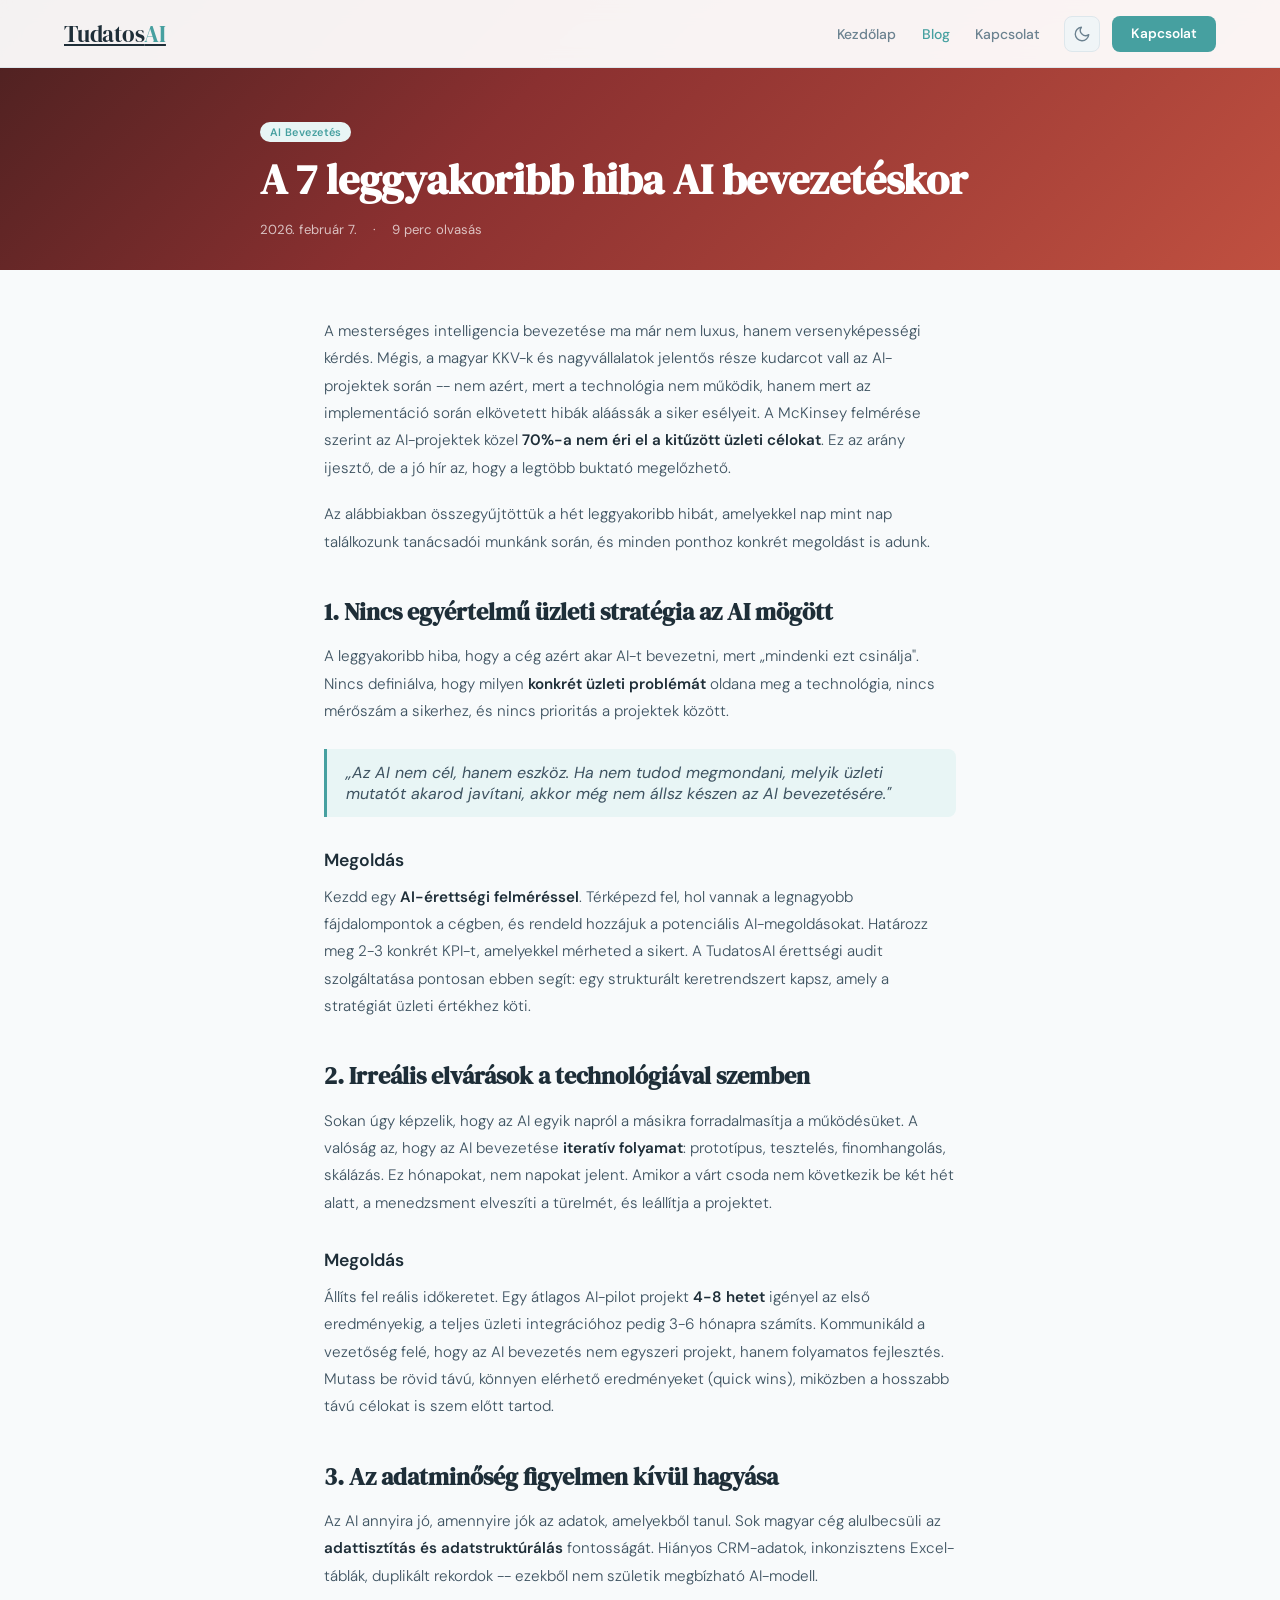
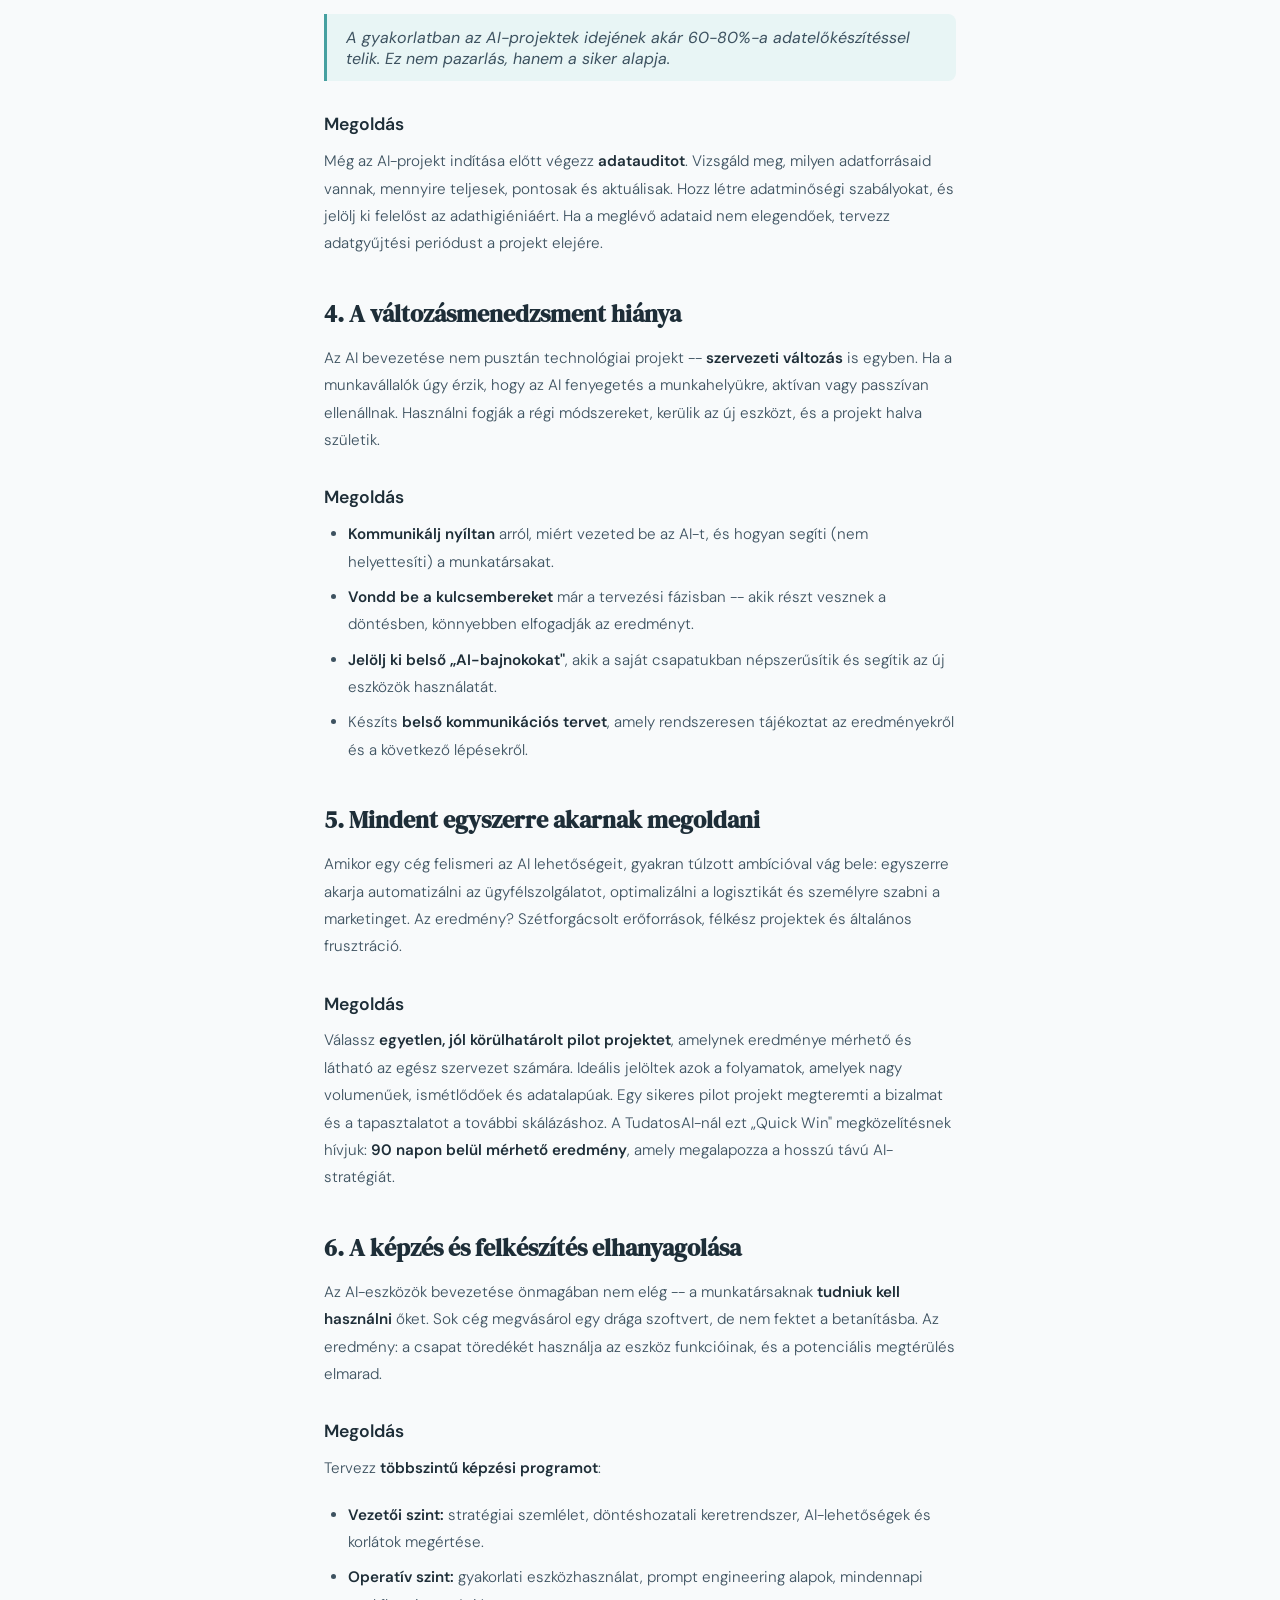
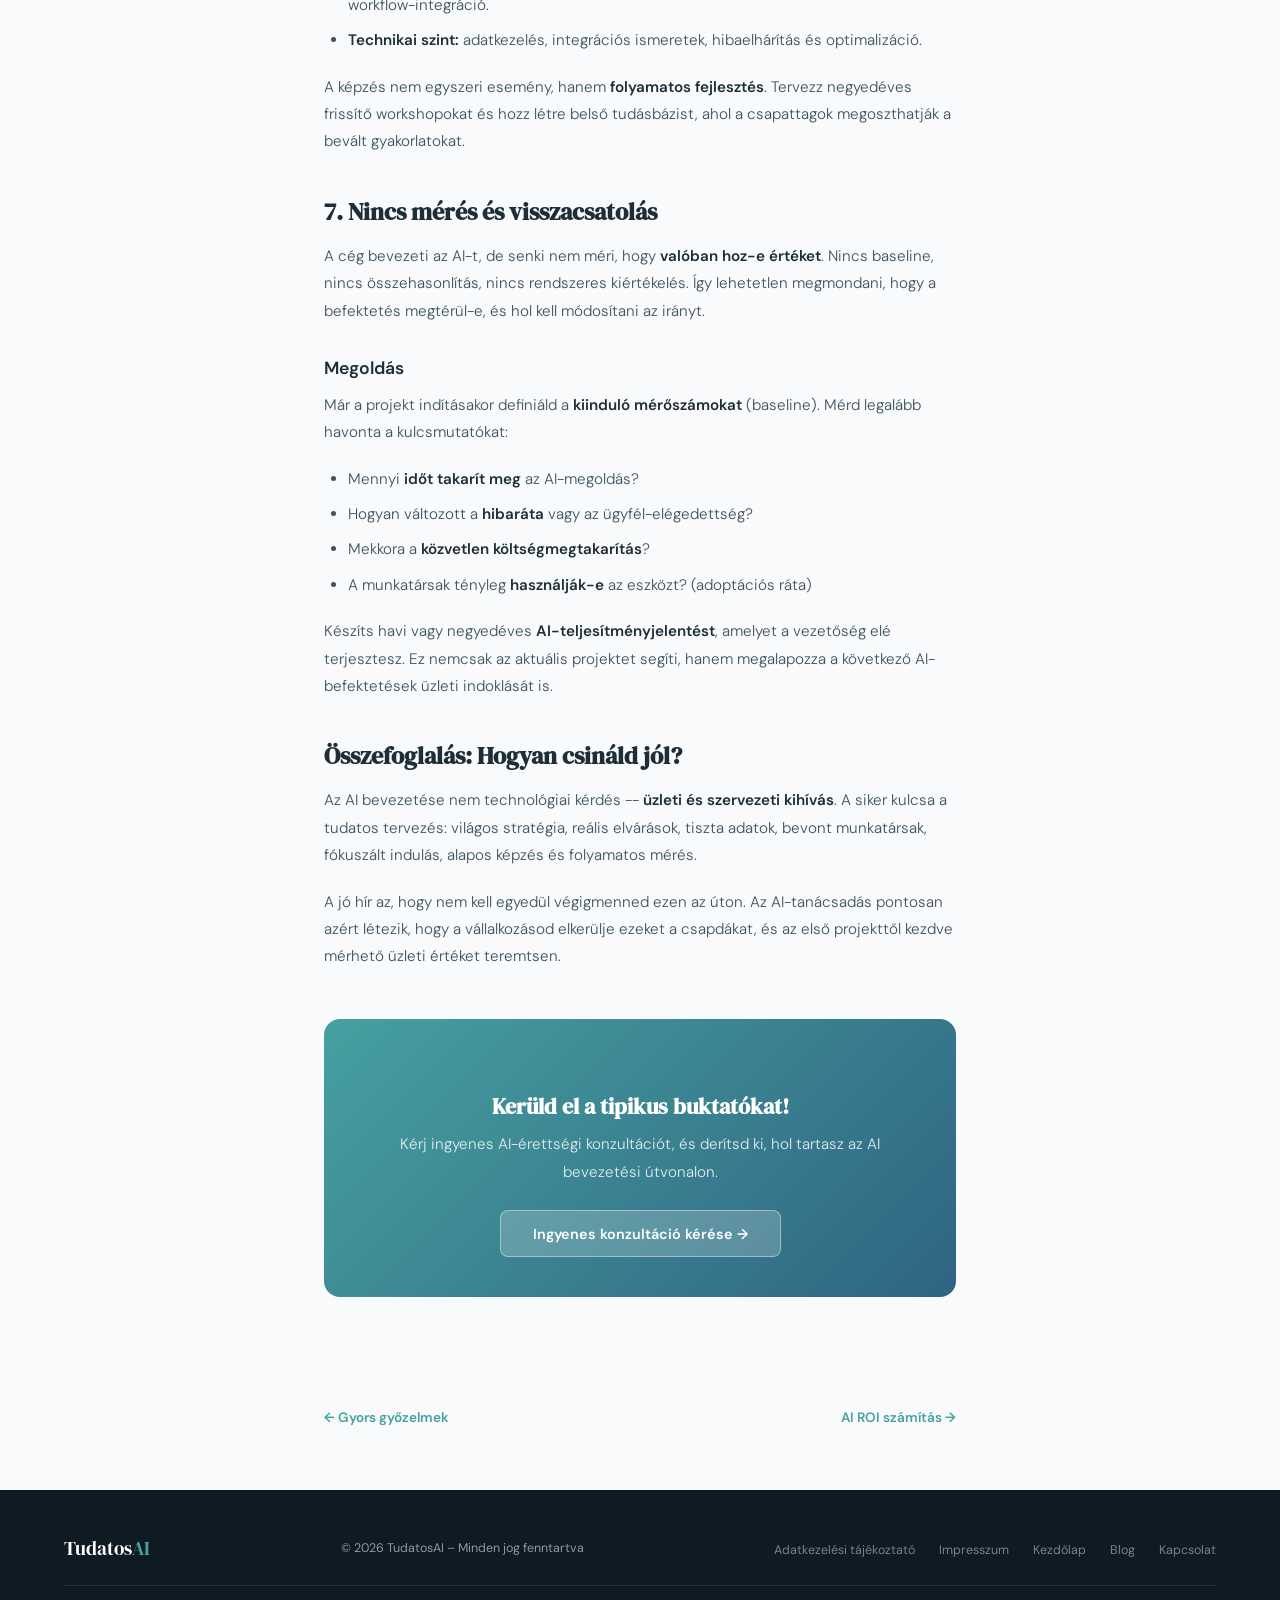
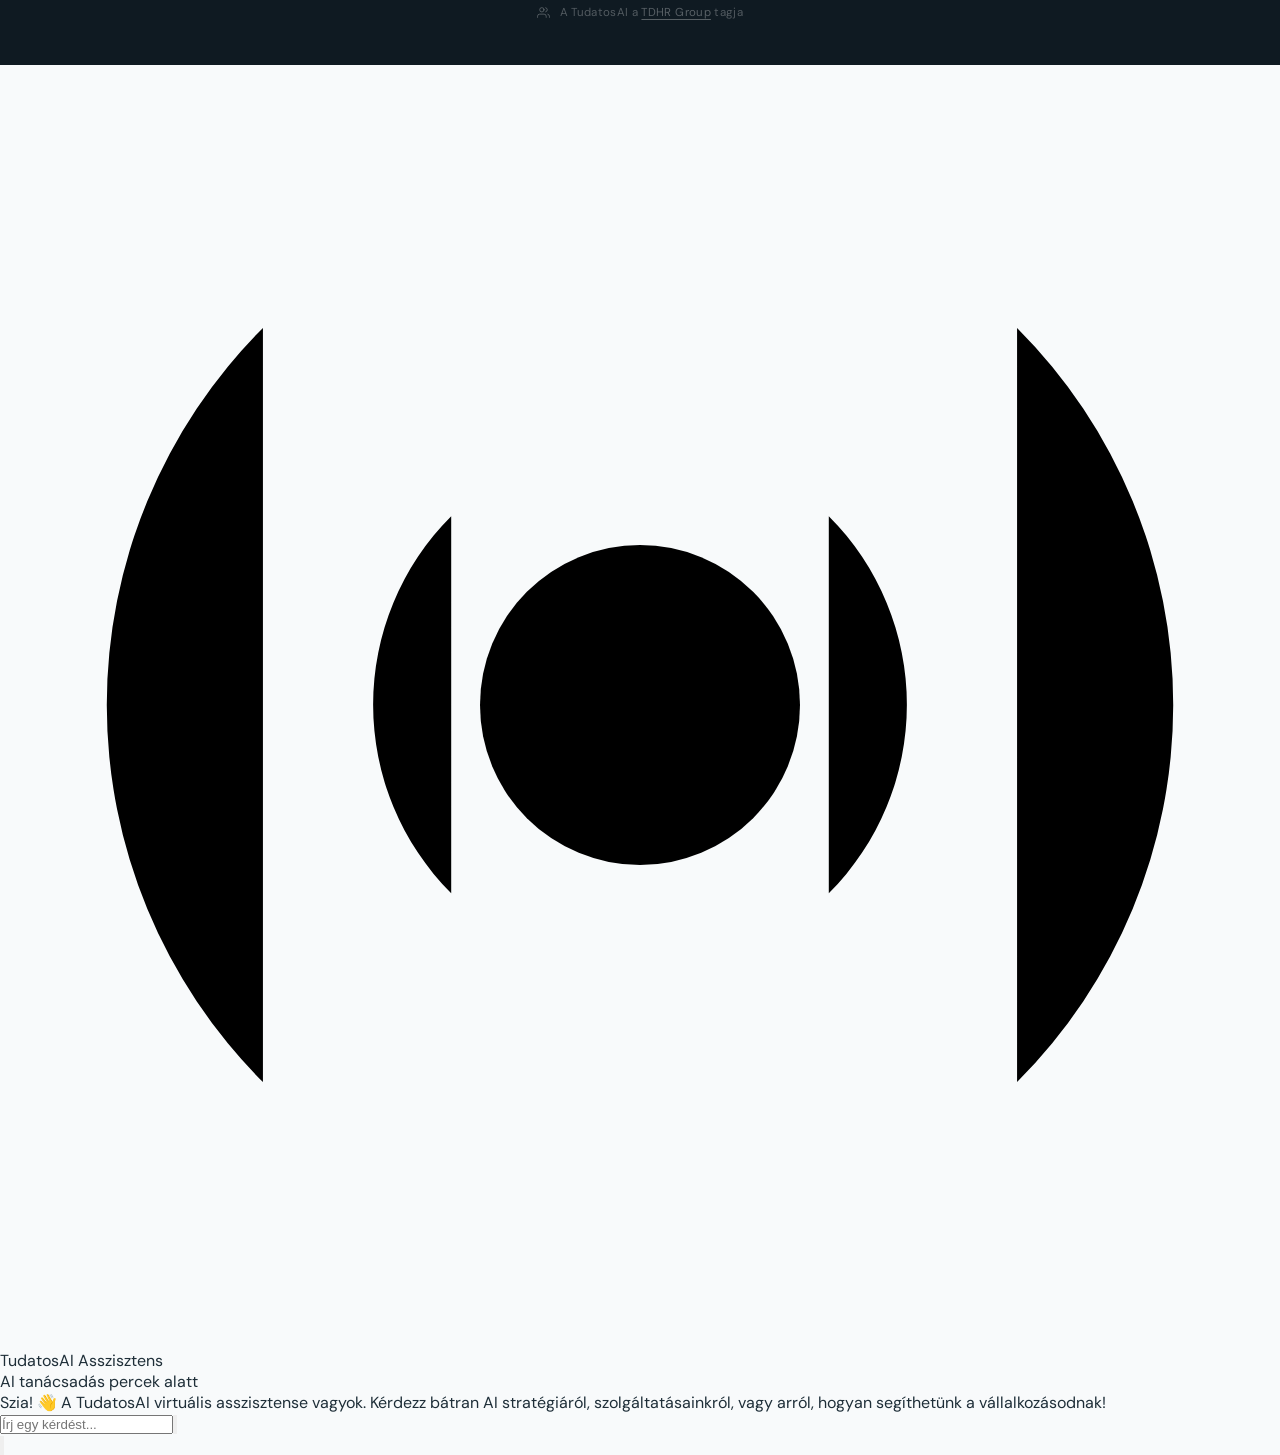
<file: blog/ai-bevezetesi-hibak.html>
<!DOCTYPE html>
<html lang="hu">
<head>
<meta charset="UTF-8">
<meta name="viewport" content="width=device-width,initial-scale=1">
<title>A 7 leggyakoribb hiba AI bevezetéskor | TudatosAI Blog</title>
<meta name="description" content="Ismerd meg a 7 leggyakoribb hibát, amelyet a magyar vállalkozások az AI bevezetésekor elkövetnek, és tudd meg, hogyan kerülheted el őket.">
<link rel="canonical" href="https://tudatosai.hu/blog/ai-bevezetesi-hibak.html">
<link href="https://fonts.googleapis.com/css2?family=DM+Sans:wght@300;400;500;600;700&family=DM+Serif+Display&display=swap" rel="stylesheet">
<script type="application/ld+json">
{
  "@context":"https://schema.org",
  "@type":"Article",
  "headline":"A 7 leggyakoribb hiba AI bevezetéskor",
  "description":"Ismerd meg a 7 leggyakoribb hibát, amelyet a magyar vállalkozások az AI bevezetésekor elkövetnek, és tudd meg, hogyan kerülheted el őket.",
  "datePublished":"2026-02-07",
  "dateModified":"2026-02-07",
  "author":{"@type":"Organization","name":"TudatosAI","url":"https://tudatosai.hu"},
  "publisher":{"@type":"Organization","name":"TudatosAI","url":"https://tudatosai.hu","logo":{"@type":"ImageObject","url":"https://tudatosai.hu/logo.png"}},
  "mainEntityOfPage":{"@type":"WebPage","@id":"https://tudatosai.hu/blog/ai-bevezetesi-hibak.html"},
  "wordCount":1050,
  "articleSection":"AI Bevezetés"
}
</script>
<style>
*,*::before,*::after{margin:0;padding:0;box-sizing:border-box;}
:root {
  --gold:#D29B01; --gold-light:#F5E8B0; --gold-pale:#FBF5E0;
  --blue:#2F6482; --blue-light:#EAF2F7;
  --teal:#46A0A0; --teal-light:#E8F5F5; --teal-dark:#357878;
  --bg-page:#F8FAFB; --bg-card:#FFFFFF; --bg-alt:#F0F5F7;
  --bg-nav:rgba(255,255,255,0.94); --border:#DDE7EC;
  --text:#1E2E38; --text-mid:#3D5260; --text-muted:#6B8290;
  --shadow-sm:0 2px 10px rgba(47,100,130,.07);
  --shadow-md:0 8px 28px rgba(47,100,130,.11);
}
[data-theme="dark"] {
  --bg-page:#1F2F3D; --bg-card:#283D4E; --bg-alt:#243545;
  --bg-nav:rgba(31,47,61,0.96); --border:#446070;
  --text:#F0F5F8; --text-mid:#C4DAE5; --text-muted:#96B5C6;
  --shadow-sm:0 2px 10px rgba(0,0,0,.2); --shadow-md:0 8px 28px rgba(0,0,0,.3);
  --blue-light:#2E4858; --teal-light:#284242; --gold-pale:#352E08;
}
html{scroll-behavior:smooth;}
body{font-family:'DM Sans',sans-serif;background:var(--bg-page);color:var(--text);transition:background .3s,color .3s;}
a{color:inherit;}

nav{position:fixed;top:0;left:0;right:0;z-index:300;background:var(--bg-nav);backdrop-filter:blur(10px);border-bottom:1px solid var(--border);height:68px;display:flex;align-items:center;padding:0 5%;gap:1.5rem;transition:background .3s,border-color .3s;}
.logo{font-family:'DM Serif Display',serif;font-size:1.45rem;color:var(--text);letter-spacing:-.01em;white-space:nowrap;}
.logo em{color:var(--teal);font-style:normal;}
.nav-links{display:flex;gap:1.6rem;list-style:none;align-items:center;margin-left:auto;}
.nav-links a{color:var(--text-muted);font-size:.875rem;font-weight:500;transition:color .2s;white-space:nowrap;text-decoration:none;}
.nav-links a:hover,.nav-links a.active{color:var(--teal);}
.nav-actions{display:flex;align-items:center;gap:.7rem;flex-shrink:0;}
.dark-toggle{width:36px;height:36px;background:var(--bg-alt);border:1px solid var(--border);border-radius:8px;cursor:pointer;display:flex;align-items:center;justify-content:center;transition:background .2s;}
.dark-toggle:hover{background:var(--border);}
.dark-toggle svg{width:18px;height:18px;fill:none;stroke:var(--text-muted);stroke-width:1.8;stroke-linecap:round;stroke-linejoin:round;}
.icon-moon{display:block;} .icon-sun{display:none;}
[data-theme="dark"] .icon-moon{display:none;} [data-theme="dark"] .icon-sun{display:block;}
.nav-cta{padding:0 1.2rem;height:36px;background:var(--teal);color:#fff!important;border-radius:8px;font-weight:600!important;font-size:.85rem!important;display:inline-flex;align-items:center;transition:background .2s,transform .15s!important;text-decoration:none;}
.nav-cta:hover{background:var(--blue)!important;transform:translateY(-1px);}
.nav-hamburger{display:none;flex-direction:column;gap:5px;cursor:pointer;padding:6px;margin-left:auto;background:none;border:none;}
.nav-hamburger span{display:block;width:22px;height:2px;background:var(--text);border-radius:2px;transition:transform .3s,opacity .3s;}
.nav-hamburger.open span:nth-child(1){transform:translateY(7px) rotate(45deg);}
.nav-hamburger.open span:nth-child(2){opacity:0;}
.nav-hamburger.open span:nth-child(3){transform:translateY(-7px) rotate(-45deg);}
.mobile-nav{display:none;position:fixed;top:68px;left:0;right:0;z-index:299;background:var(--bg-card);border-bottom:1px solid var(--border);padding:1.5rem 5%;flex-direction:column;gap:1rem;box-shadow:var(--shadow-md);}
.mobile-nav.open{display:flex;}
.mobile-nav a{color:var(--text);font-weight:500;padding:.4rem 0;border-bottom:1px solid var(--border);text-decoration:none;}

.post-header{padding:120px 5% 2rem;background:linear-gradient(135deg,#4a2020 0%,#8a3030 40%,#c05040 100%);transition:background .3s;}
.post-header-inner{max-width:760px;margin:0 auto;}
.post-tag{display:inline-block;padding:.2rem .6rem;border-radius:100px;background:var(--teal-light);color:var(--teal);font-size:.68rem;font-weight:600;letter-spacing:.04em;margin-bottom:.8rem;}
.post-title{font-family:'DM Serif Display',serif;font-size:clamp(1.8rem,3.5vw,2.6rem);line-height:1.2;color:var(--text);margin-bottom:1rem;}
.post-meta{font-size:.82rem;color:var(--text-muted);display:flex;gap:1rem;align-items:center;}
.post-header .post-title{color:#fff;}
.post-header .post-meta{color:rgba(255,255,255,.7);}
.post-body{max-width:760px;margin:0 auto;padding:3rem 5% 4rem;}
.post-body h2{font-family:'DM Serif Display',serif;font-size:1.5rem;color:var(--text);margin:2.5rem 0 1rem;line-height:1.3;}
.post-body h3{font-size:1.1rem;font-weight:600;color:var(--text);margin:2rem 0 .8rem;}
.post-body p{font-size:.95rem;color:var(--text-mid);line-height:1.8;margin-bottom:1.2rem;font-weight:300;}
.post-body ul,.post-body ol{padding-left:1.5rem;margin-bottom:1.2rem;}
.post-body li{font-size:.95rem;color:var(--text-mid);line-height:1.8;margin-bottom:.5rem;font-weight:300;}
.post-body blockquote{border-left:3px solid var(--teal);padding:.8rem 1.2rem;background:var(--teal-light);border-radius:0 8px 8px 0;margin:1.5rem 0;font-style:italic;color:var(--text-mid);}
.post-body strong{color:var(--text);font-weight:600;}
.post-body a{color:var(--teal);text-decoration:underline;text-underline-offset:3px;}
.post-cta{background:linear-gradient(135deg,var(--teal) 0%,var(--blue) 100%);border-radius:16px;padding:2.5rem;text-align:center;margin:3rem 0;}
.post-cta h3{font-family:'DM Serif Display',serif;color:#fff;font-size:1.4rem;margin-bottom:.6rem;}
.post-cta p{color:rgba(255,255,255,.85);font-size:.95rem;margin-bottom:1.5rem;font-weight:300;}
.post-cta .btn-fill{background:rgba(255,255,255,.2);border:1.5px solid rgba(255,255,255,.4);color:#fff;padding:.85rem 2rem;border-radius:8px;font-family:'DM Sans',sans-serif;font-size:.9rem;font-weight:600;display:inline-flex;align-items:center;transition:background .2s;text-decoration:none;}
.post-cta .btn-fill:hover{background:rgba(255,255,255,.3);}
.post-nav{display:flex;justify-content:space-between;gap:1rem;max-width:760px;margin:0 auto;padding:0 5% 4rem;flex-wrap:wrap;}
.post-nav-link{font-size:.85rem;color:var(--teal);font-weight:600;transition:color .2s;text-decoration:none;}
.post-nav-link:hover{color:var(--blue);}
.post-nav-link.next{margin-left:auto;}

footer{background:#0F1A22;color:rgba(255,255,255,.55);padding:2.8rem 5%;}
[data-theme="dark"] footer{background:#080E14;}
.footer-top{display:flex;justify-content:space-between;align-items:center;flex-wrap:wrap;gap:1rem;padding-bottom:1.5rem;border-bottom:1px solid rgba(255,255,255,.1);margin-bottom:1.2rem;}
.footer-logo{font-family:'DM Serif Display',serif;font-size:1.2rem;color:#fff;text-decoration:none;}
.footer-logo em{color:var(--teal);font-style:normal;}
.footer-copy{font-size:.78rem;}
.footer-links{display:flex;gap:1.5rem;list-style:none;}
.footer-links a{color:rgba(255,255,255,.45);font-size:.78rem;cursor:pointer;transition:color .2s;text-decoration:none;}
.footer-links a:hover{color:var(--teal);}
.footer-bottom{display:flex;align-items:center;justify-content:center;gap:.6rem;opacity:.5;}
.footer-bottom svg{width:13px;height:13px;stroke:currentColor;fill:none;stroke-width:1.8;stroke-linecap:round;stroke-linejoin:round;}
.footer-bottom span{font-size:.72rem;letter-spacing:.03em;}
.footer-bottom a{color:rgba(255,255,255,.6);text-decoration:underline;text-underline-offset:3px;transition:color .2s;}
.footer-bottom a:hover{color:var(--teal);}
@media(max-width:768px){
  .nav-links,.nav-cta{display:none;}.nav-hamburger{display:flex;}.nav-actions{margin-left:auto;}
  .post-header{padding:100px 4% 2rem;}.post-nav{flex-direction:column;}
  .footer-top{flex-direction:column;text-align:center;align-items:center;}
}
</style>
<link rel="icon" type="image/svg+xml" href="/favicon.svg">
</head>
<body>

<nav>
  <a href="/" class="logo">Tudatos<em>AI</em></a>
  <ul class="nav-links">
    <li><a href="/">Kezdőlap</a></li>
    <li><a href="/blog/" class="active">Blog</a></li>
    <li><a href="/#contact">Kapcsolat</a></li>
  </ul>
  <div class="nav-actions">
    <button class="dark-toggle" type="button" onclick="toggleDark()" aria-label="Toggle dark mode">
      <svg class="icon-moon" viewBox="0 0 24 24"><path d="M21 12.79A9 9 0 1 1 11.21 3a7 7 0 0 0 9.79 9.79z"/></svg>
      <svg class="icon-sun" viewBox="0 0 24 24"><circle cx="12" cy="12" r="5"/><line x1="12" y1="1" x2="12" y2="3"/><line x1="12" y1="21" x2="12" y2="23"/><line x1="4.22" y1="4.22" x2="5.64" y2="5.64"/><line x1="18.36" y1="18.36" x2="19.78" y2="19.78"/><line x1="1" y1="12" x2="3" y2="12"/><line x1="21" y1="12" x2="23" y2="12"/><line x1="4.22" y1="19.78" x2="5.64" y2="18.36"/><line x1="18.36" y1="5.64" x2="19.78" y2="4.22"/></svg>
    </button>
    <a href="/#contact" class="nav-cta">Kapcsolat</a>
    <button class="nav-hamburger" id="hamburger" type="button" aria-label="Menu" onclick="toggleMobileNav()"><span></span><span></span><span></span></button>
  </div>
</nav>
<div class="mobile-nav" id="mobileNav">
  <a href="/" onclick="closeMobileNav()">Kezdőlap</a>
  <a href="/blog/" onclick="closeMobileNav()">Blog</a>
  <a href="/#contact" onclick="closeMobileNav()">Kapcsolat</a>
</div>

<header class="post-header">
  <div class="post-header-inner">
    <span class="post-tag">AI Bevezetés</span>
    <h1 class="post-title">A 7 leggyakoribb hiba AI bevezetéskor</h1>
    <div class="post-meta">
      <span>2026. február 7.</span>
      <span>·</span>
      <span>9 perc olvasás</span>
    </div>
  </div>
</header>

<article class="post-body">

  <p>A mesterséges intelligencia bevezetése ma már nem luxus, hanem versenyképességi kérdés. Mégis, a magyar KKV-k és nagyvállalatok jelentős része kudarcot vall az AI-projektek során -- nem azért, mert a technológia nem működik, hanem mert az implementáció során elkövetett hibák aláássák a siker esélyeit. A McKinsey felmérése szerint az AI-projektek közel <strong>70%-a nem éri el a kitűzött üzleti célokat</strong>. Ez az arány ijesztő, de a jó hír az, hogy a legtöbb buktató megelőzhető.</p>

  <p>Az alábbiakban összegyűjtöttük a hét leggyakoribb hibát, amelyekkel nap mint nap találkozunk tanácsadói munkánk során, és minden ponthoz konkrét megoldást is adunk.</p>

  <h2>1. Nincs egyértelmű üzleti stratégia az AI mögött</h2>

  <p>A leggyakoribb hiba, hogy a cég azért akar AI-t bevezetni, mert „mindenki ezt csinálja". Nincs definiálva, hogy milyen <strong>konkrét üzleti problémát</strong> oldana meg a technológia, nincs mérőszám a sikerhez, és nincs prioritás a projektek között.</p>

  <blockquote>„Az AI nem cél, hanem eszköz. Ha nem tudod megmondani, melyik üzleti mutatót akarod javítani, akkor még nem állsz készen az AI bevezetésére."</blockquote>

  <h3>Megoldás</h3>
  <p>Kezdd egy <strong>AI-érettségi felméréssel</strong>. Térképezd fel, hol vannak a legnagyobb fájdalompontok a cégben, és rendeld hozzájuk a potenciális AI-megoldásokat. Határozz meg 2-3 konkrét KPI-t, amelyekkel mérheted a sikert. A TudatosAI érettségi audit szolgáltatása pontosan ebben segít: egy strukturált keretrendszert kapsz, amely a stratégiát üzleti értékhez köti.</p>

  <h2>2. Irreális elvárások a technológiával szemben</h2>

  <p>Sokan úgy képzelik, hogy az AI egyik napról a másikra forradalmasítja a működésüket. A valóság az, hogy az AI bevezetése <strong>iteratív folyamat</strong>: prototípus, tesztelés, finomhangolás, skálázás. Ez hónapokat, nem napokat jelent. Amikor a várt csoda nem következik be két hét alatt, a menedzsment elveszíti a türelmét, és leállítja a projektet.</p>

  <h3>Megoldás</h3>
  <p>Állíts fel reális időkeretet. Egy átlagos AI-pilot projekt <strong>4-8 hetet</strong> igényel az első eredményekig, a teljes üzleti integrációhoz pedig 3-6 hónapra számíts. Kommunikáld a vezetőség felé, hogy az AI bevezetés nem egyszeri projekt, hanem folyamatos fejlesztés. Mutass be rövid távú, könnyen elérhető eredményeket (quick wins), miközben a hosszabb távú célokat is szem előtt tartod.</p>

  <h2>3. Az adatminőség figyelmen kívül hagyása</h2>

  <p>Az AI annyira jó, amennyire jók az adatok, amelyekből tanul. Sok magyar cég alulbecsüli az <strong>adattisztítás és adatstruktúrálás</strong> fontosságát. Hiányos CRM-adatok, inkonzisztens Excel-táblák, duplikált rekordok -- ezekből nem születik megbízható AI-modell.</p>

  <blockquote>A gyakorlatban az AI-projektek idejének akár 60-80%-a adatelőkészítéssel telik. Ez nem pazarlás, hanem a siker alapja.</blockquote>

  <h3>Megoldás</h3>
  <p>Még az AI-projekt indítása előtt végezz <strong>adatauditot</strong>. Vizsgáld meg, milyen adatforrásaid vannak, mennyire teljesek, pontosak és aktuálisak. Hozz létre adatminőségi szabályokat, és jelölj ki felelőst az adathigiéniáért. Ha a meglévő adataid nem elegendőek, tervezz adatgyűjtési periódust a projekt elejére.</p>

  <h2>4. A változásmenedzsment hiánya</h2>

  <p>Az AI bevezetése nem pusztán technológiai projekt -- <strong>szervezeti változás</strong> is egyben. Ha a munkavállalók úgy érzik, hogy az AI fenyegetés a munkahelyükre, aktívan vagy passzívan ellenállnak. Használni fogják a régi módszereket, kerülik az új eszközt, és a projekt halva születik.</p>

  <h3>Megoldás</h3>
  <ul>
    <li><strong>Kommunikálj nyíltan</strong> arról, miért vezeted be az AI-t, és hogyan segíti (nem helyettesíti) a munkatársakat.</li>
    <li><strong>Vondd be a kulcsembereket</strong> már a tervezési fázisban -- akik részt vesznek a döntésben, könnyebben elfogadják az eredményt.</li>
    <li><strong>Jelölj ki belső „AI-bajnokokat"</strong>, akik a saját csapatukban népszerűsítik és segítik az új eszközök használatát.</li>
    <li>Készíts <strong>belső kommunikációs tervet</strong>, amely rendszeresen tájékoztat az eredményekről és a következő lépésekről.</li>
  </ul>

  <h2>5. Mindent egyszerre akarnak megoldani</h2>

  <p>Amikor egy cég felismeri az AI lehetőségeit, gyakran túlzott ambícióval vág bele: egyszerre akarja automatizálni az ügyfélszolgálatot, optimalizálni a logisztikát és személyre szabni a marketinget. Az eredmény? Szétforgácsolt erőforrások, félkész projektek és általános frusztráció.</p>

  <h3>Megoldás</h3>
  <p>Válassz <strong>egyetlen, jól körülhatárolt pilot projektet</strong>, amelynek eredménye mérhető és látható az egész szervezet számára. Ideális jelöltek azok a folyamatok, amelyek nagy volumenűek, ismétlődőek és adatalapúak. Egy sikeres pilot projekt megteremti a bizalmat és a tapasztalatot a további skálázáshoz. A TudatosAI-nál ezt „Quick Win" megközelítésnek hívjuk: <strong>90 napon belül mérhető eredmény</strong>, amely megalapozza a hosszú távú AI-stratégiát.</p>

  <h2>6. A képzés és felkészítés elhanyagolása</h2>

  <p>Az AI-eszközök bevezetése önmagában nem elég -- a munkatársaknak <strong>tudniuk kell használni</strong> őket. Sok cég megvásárol egy drága szoftvert, de nem fektet a betanításba. Az eredmény: a csapat töredékét használja az eszköz funkcióinak, és a potenciális megtérülés elmarad.</p>

  <h3>Megoldás</h3>
  <p>Tervezz <strong>többszintű képzési programot</strong>:</p>
  <ul>
    <li><strong>Vezetői szint:</strong> stratégiai szemlélet, döntéshozatali keretrendszer, AI-lehetőségek és korlátok megértése.</li>
    <li><strong>Operatív szint:</strong> gyakorlati eszközhasználat, prompt engineering alapok, mindennapi workflow-integráció.</li>
    <li><strong>Technikai szint:</strong> adatkezelés, integrációs ismeretek, hibaelhárítás és optimalizáció.</li>
  </ul>
  <p>A képzés nem egyszeri esemény, hanem <strong>folyamatos fejlesztés</strong>. Tervezz negyedéves frissítő workshopokat és hozz létre belső tudásbázist, ahol a csapattagok megoszthatják a bevált gyakorlatokat.</p>

  <h2>7. Nincs mérés és visszacsatolás</h2>

  <p>A cég bevezeti az AI-t, de senki nem méri, hogy <strong>valóban hoz-e értéket</strong>. Nincs baseline, nincs összehasonlítás, nincs rendszeres kiértékelés. Így lehetetlen megmondani, hogy a befektetés megtérül-e, és hol kell módosítani az irányt.</p>

  <h3>Megoldás</h3>
  <p>Már a projekt indításakor definiáld a <strong>kiinduló mérőszámokat</strong> (baseline). Mérd legalább havonta a kulcsmutatókat:</p>
  <ul>
    <li>Mennyi <strong>időt takarít meg</strong> az AI-megoldás?</li>
    <li>Hogyan változott a <strong>hibaráta</strong> vagy az ügyfél-elégedettség?</li>
    <li>Mekkora a <strong>közvetlen költségmegtakarítás</strong>?</li>
    <li>A munkatársak tényleg <strong>használják-e</strong> az eszközt? (adoptációs ráta)</li>
  </ul>
  <p>Készíts havi vagy negyedéves <strong>AI-teljesítményjelentést</strong>, amelyet a vezetőség elé terjesztesz. Ez nemcsak az aktuális projektet segíti, hanem megalapozza a következő AI-befektetések üzleti indoklását is.</p>

  <h2>Összefoglalás: Hogyan csináld jól?</h2>

  <p>Az AI bevezetése nem technológiai kérdés -- <strong>üzleti és szervezeti kihívás</strong>. A siker kulcsa a tudatos tervezés: világos stratégia, reális elvárások, tiszta adatok, bevont munkatársak, fókuszált indulás, alapos képzés és folyamatos mérés.</p>

  <p>A jó hír az, hogy nem kell egyedül végigmenned ezen az úton. Az AI-tanácsadás pontosan azért létezik, hogy a vállalkozásod elkerülje ezeket a csapdákat, és az első projekttől kezdve mérhető üzleti értéket teremtsen.</p>

  <div class="post-cta">
    <h3>Kerüld el a tipikus buktatókat!</h3>
    <p>Kérj ingyenes AI-érettségi konzultációt, és derítsd ki, hol tartasz az AI bevezetési útvonalon.</p>
    <a href="/#contact" class="btn-fill">Ingyenes konzultáció kérése &rarr;</a>
  </div>

</article>

<div class="post-nav">
  <a href="ai-automatizacio-gyorsan.html" class="post-nav-link prev">&larr; Gyors győzelmek</a>
  <a href="ai-roi-szamitas.html" class="post-nav-link next">AI ROI számítás &rarr;</a>
</div>

<footer>
  <div class="footer-top">
    <a href="/" class="footer-logo">Tudatos<em>AI</em></a>
    <div class="footer-copy">&copy; 2026 TudatosAI &ndash; Minden jog fenntartva</div>
    <ul class="footer-links">
      <li><a href="https://tudatosdiak.hu/adatkezelesi-tajekoztato">Adatkezelési tájékoztató</a></li>
      <li><a href="https://tudatosdiak.hu/impresszum">Impresszum</a></li>
      <li><a href="/">Kezdőlap</a></li>
      <li><a href="/blog/">Blog</a></li>
      <li><a href="/#contact">Kapcsolat</a></li>
    </ul>
  </div>
  <div class="footer-bottom">
    <svg viewBox="0 0 24 24"><path d="M17 21v-2a4 4 0 0 0-4-4H5a4 4 0 0 0-4 4v2"/><circle cx="9" cy="7" r="4"/><path d="M23 21v-2a4 4 0 0 0-3-3.87"/><path d="M16 3.13a4 4 0 0 1 0 7.75"/></svg>
    <span>A TudatosAI a <a href="https://tdhr.hu" target="_blank">TDHR Group</a> tagja</span>
  </div>
</footer>

<script>
function toggleDark(){const h=document.documentElement,d=h.getAttribute('data-theme')==='dark';h.setAttribute('data-theme',d?'light':'dark');localStorage.setItem('theme',d?'light':'dark');}
(function(){const s=localStorage.getItem('theme'),p=window.matchMedia('(prefers-color-scheme: dark)').matches;if(s==='dark'||(!s&&p))document.documentElement.setAttribute('data-theme','dark');})();
function toggleMobileNav(){document.getElementById('mobileNav').classList.toggle('open');document.getElementById('hamburger').classList.toggle('open');}
function closeMobileNav(){document.getElementById('mobileNav').classList.remove('open');document.getElementById('hamburger').classList.remove('open');}
</script>
<script src="/chatbot-widget.js"></script>

</body>
</html>
</file>
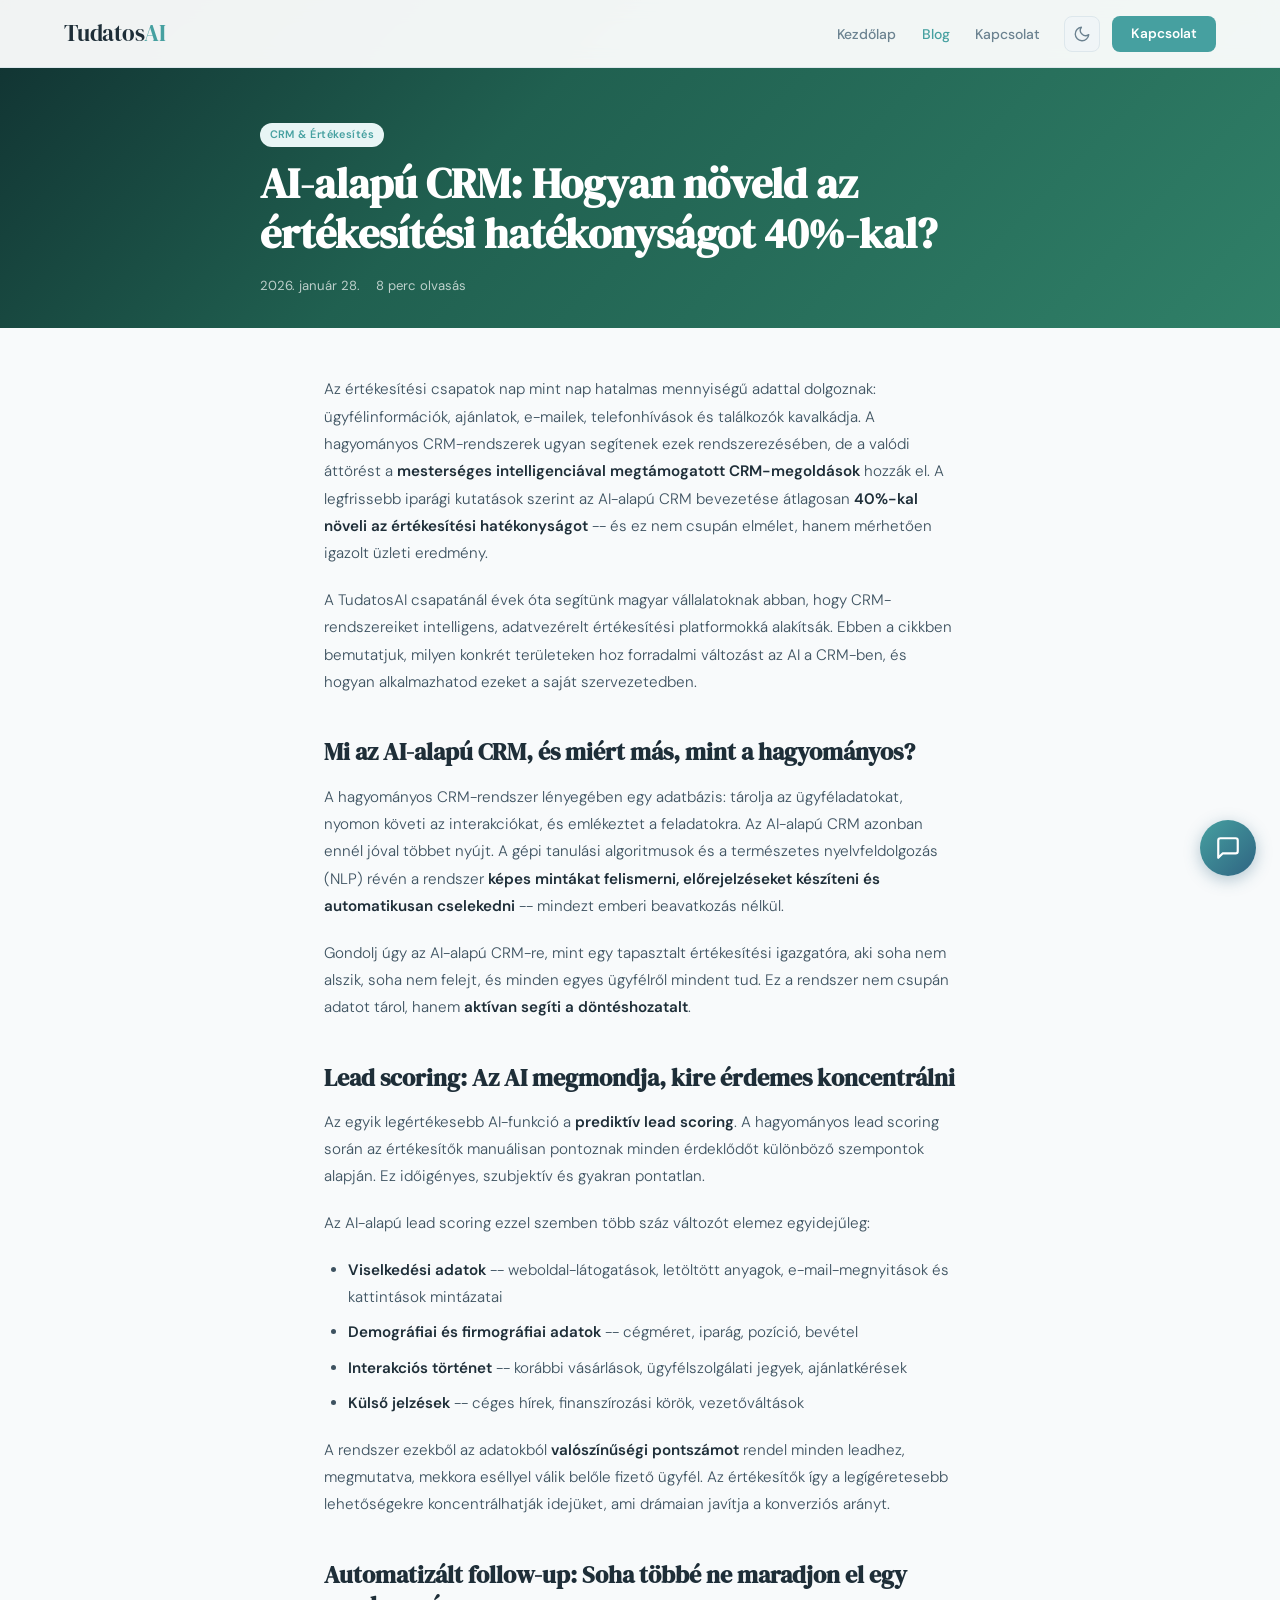
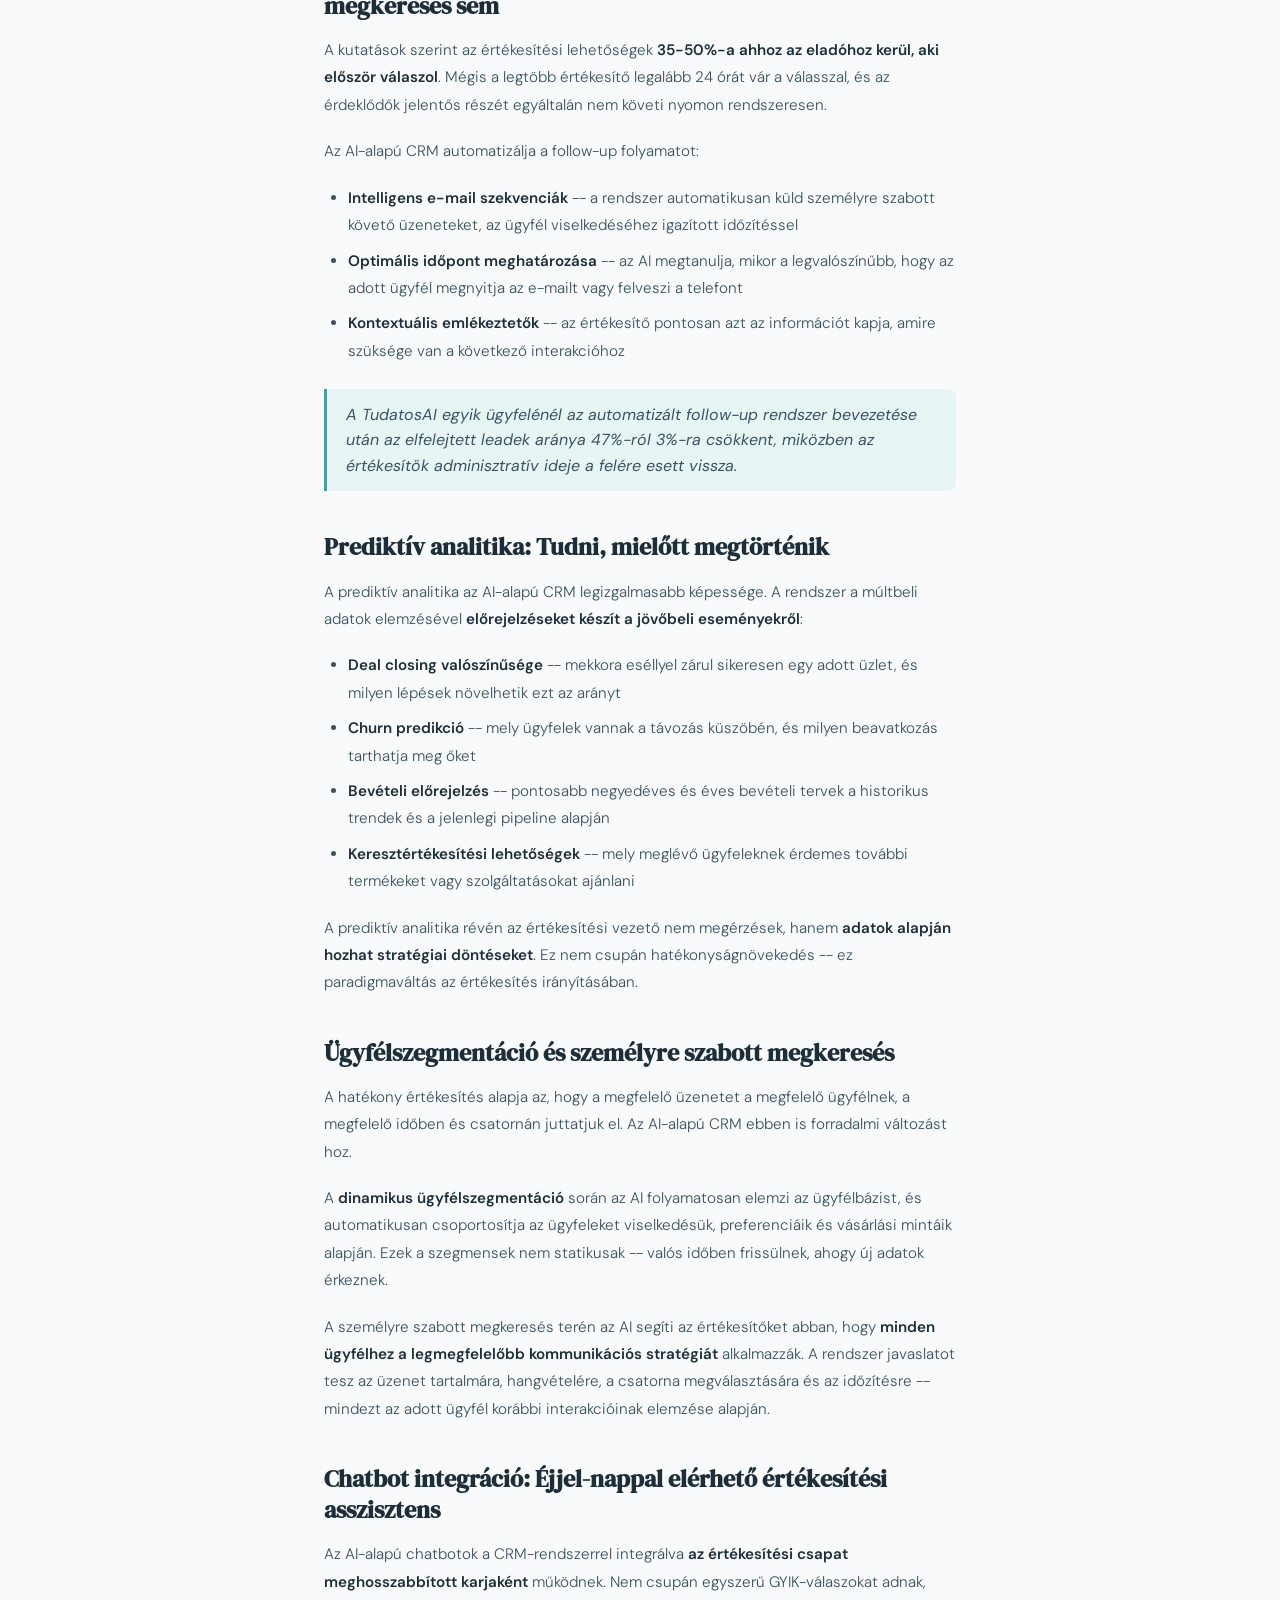
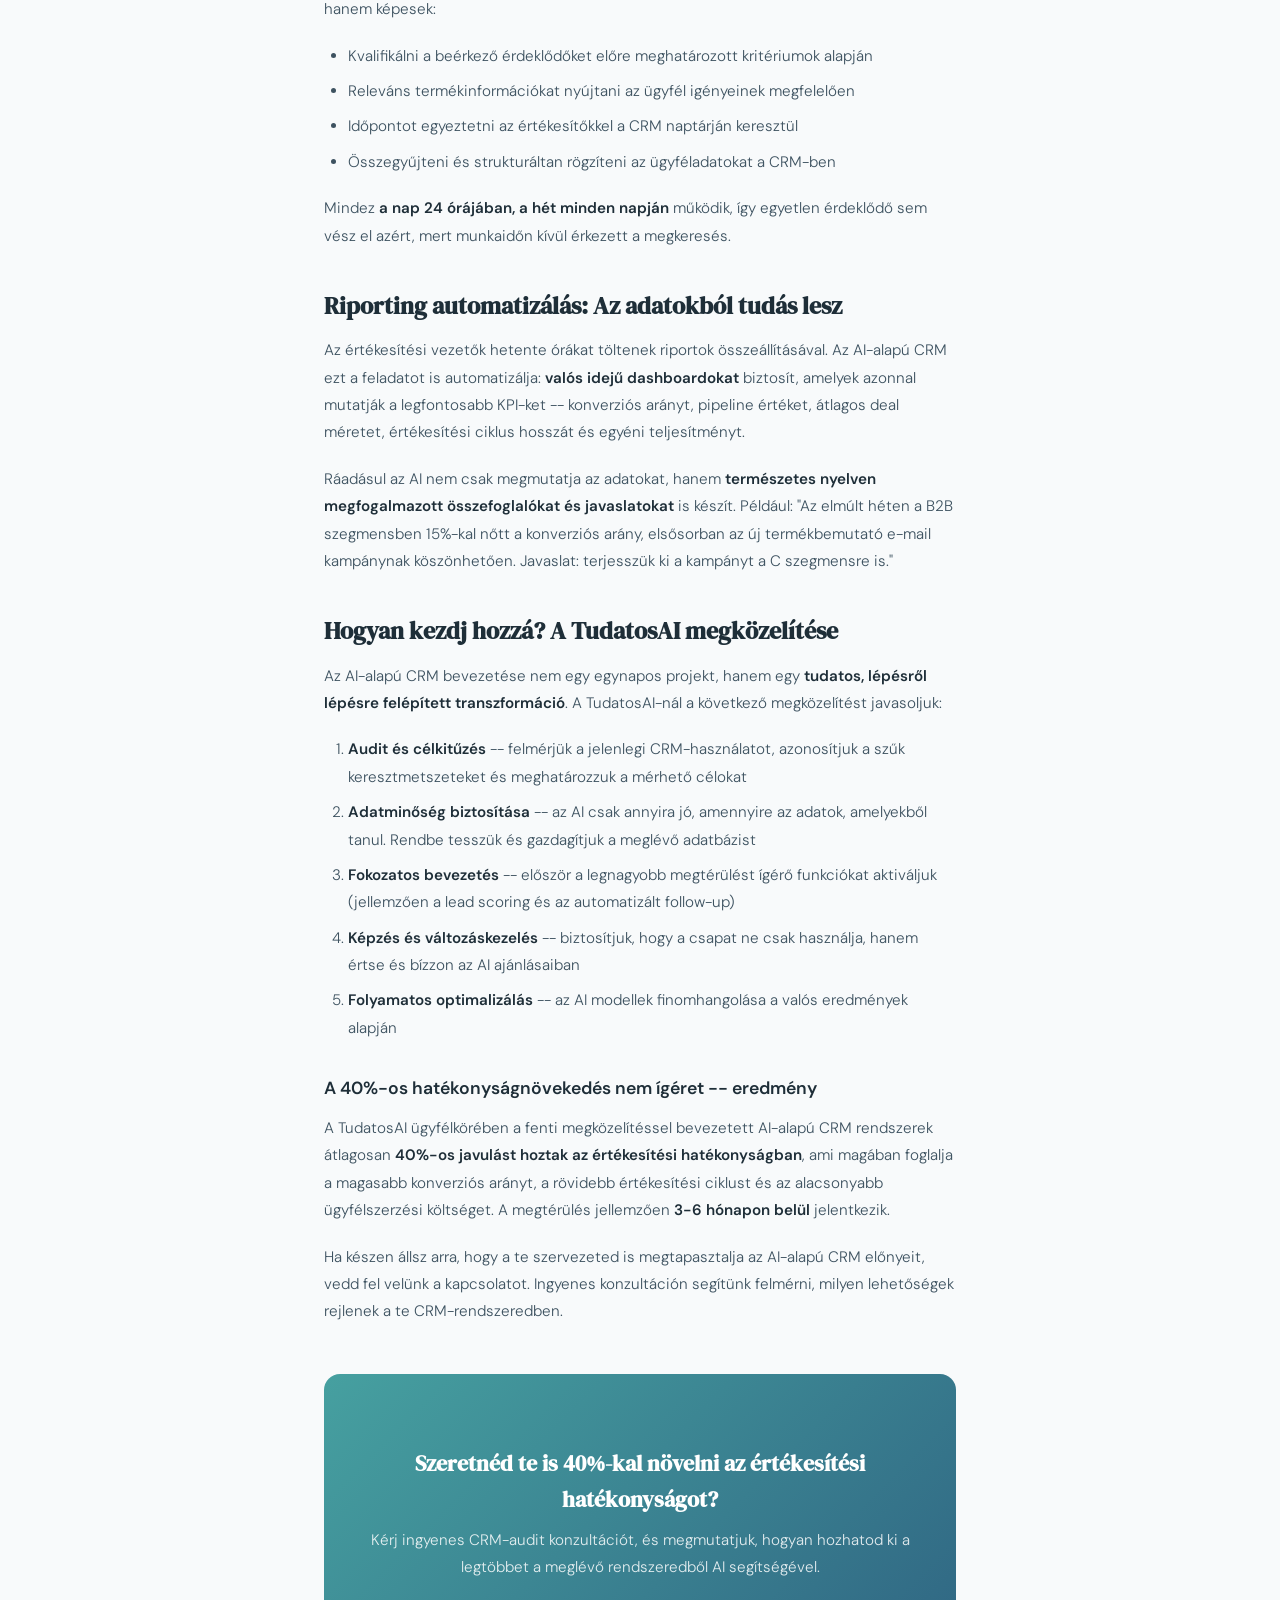
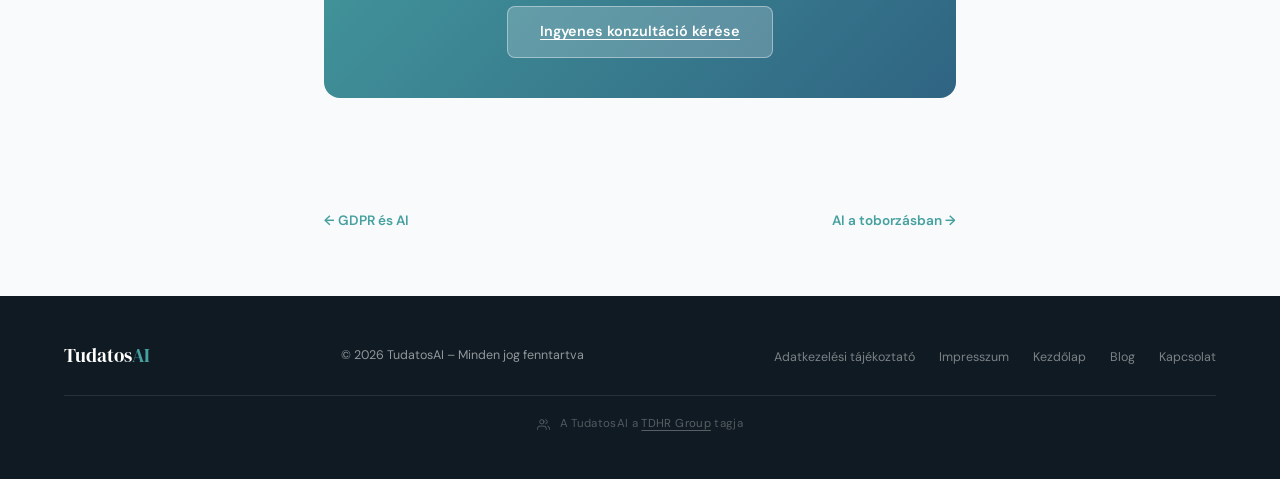
<file: blog/ai-crm-ertekesites.html>
<!DOCTYPE html>
<html lang="hu">
<head>
<meta charset="UTF-8">
<meta name="viewport" content="width=device-width,initial-scale=1.0">
<title>AI-alapú CRM: Hogyan növeld az értékesítési hatékonyságot 40%-kal? | TudatosAI</title>
<meta name="description" content="Fedezd fel, hogyan növelheti az AI-alapú CRM rendszer az értékesítési hatékonyságot akár 40%-kal. Lead scoring, prediktív analitika, automatizált follow-up és személyre szabott ügyfélkezelés.">
<link rel="canonical" href="https://tudatosai.hu/blog/ai-crm-ertekesites.html">
<meta property="og:type" content="article">
<meta property="og:title" content="AI-alapú CRM: Hogyan növeld az értékesítési hatékonyságot 40%-kal?">
<meta property="og:description" content="Fedezd fel, hogyan növelheti az AI-alapú CRM rendszer az értékesítési hatékonyságot akár 40%-kal. Lead scoring, prediktív analitika és automatizált ügyfélkezelés.">
<meta property="og:url" content="https://tudatosai.hu/blog/ai-crm-ertekesites.html">
<meta property="og:site_name" content="TudatosAI">
<meta property="og:locale" content="hu_HU">
<script type="application/ld+json">
{
  "@context": "https://schema.org",
  "@type": "Article",
  "headline": "AI-alapú CRM: Hogyan növeld az értékesítési hatékonyságot 40%-kal?",
  "description": "Fedezd fel, hogyan növelheti az AI-alapú CRM rendszer az értékesítési hatékonyságot akár 40%-kal. Lead scoring, prediktív analitika, automatizált follow-up és személyre szabott ügyfélkezelés.",
  "datePublished": "2026-01-28",
  "dateModified": "2026-01-28",
  "author": {
    "@type": "Organization",
    "name": "TudatosAI",
    "url": "https://tudatosai.hu"
  },
  "publisher": {
    "@type": "Organization",
    "name": "TudatosAI",
    "url": "https://tudatosai.hu"
  },
  "mainEntityOfPage": {
    "@type": "WebPage",
    "@id": "https://tudatosai.hu/blog/ai-crm-ertekesites.html"
  }
}
</script>
<link href="https://fonts.googleapis.com/css2?family=DM+Sans:wght@300;400;500;600;700&family=DM+Serif+Display&display=swap" rel="stylesheet">
<link rel="stylesheet" href="/chatbot-widget.css">
<style>
:root {
  --gold:#D29B01; --gold-light:#F5E8B0; --gold-pale:#FBF5E0;
  --blue:#2F6482; --blue-light:#EAF2F7;
  --teal:#46A0A0; --teal-light:#E8F5F5; --teal-dark:#357878;
  --bg-page:#F8FAFB; --bg-card:#FFFFFF; --bg-alt:#F0F5F7;
  --bg-nav:rgba(255,255,255,0.94); --border:#DDE7EC;
  --text:#1E2E38; --text-mid:#3D5260; --text-muted:#6B8290;
  --shadow-sm:0 2px 10px rgba(47,100,130,.07);
  --shadow-md:0 8px 28px rgba(47,100,130,.11);
}
[data-theme="dark"] {
  --bg-page:#1F2F3D; --bg-card:#283D4E; --bg-alt:#243545;
  --bg-nav:rgba(31,47,61,0.96); --border:#446070;
  --text:#F0F5F8; --text-mid:#C4DAE5; --text-muted:#96B5C6;
  --shadow-sm:0 2px 10px rgba(0,0,0,.2); --shadow-md:0 8px 28px rgba(0,0,0,.3);
  --blue-light:#2E4858; --teal-light:#284242; --gold-pale:#352E08;
}
*,*::before,*::after{box-sizing:border-box;margin:0;padding:0;}
html{scroll-behavior:smooth;}
body{background:var(--bg-page);color:var(--text);font-family:'DM Sans',sans-serif;font-size:16px;line-height:1.6;overflow-x:hidden;transition:background .3s,color .3s;}
a{text-decoration:none;color:inherit;}
nav{position:fixed;top:0;left:0;right:0;z-index:300;background:var(--bg-nav);backdrop-filter:blur(10px);border-bottom:1px solid var(--border);height:68px;display:flex;align-items:center;padding:0 5%;gap:1.5rem;transition:background .3s,border-color .3s;}
.logo{font-family:'DM Serif Display',serif;font-size:1.45rem;color:var(--text);letter-spacing:-.01em;white-space:nowrap;}
.logo em{color:var(--teal);font-style:normal;}
.nav-links{display:flex;gap:1.6rem;list-style:none;align-items:center;margin-left:auto;}
.nav-links a{color:var(--text-muted);font-size:.875rem;font-weight:500;transition:color .2s;white-space:nowrap;}
.nav-links a:hover,.nav-links a.active{color:var(--teal);}
.nav-actions{display:flex;align-items:center;gap:.7rem;flex-shrink:0;}
.dark-toggle{width:36px;height:36px;background:var(--bg-alt);border:1px solid var(--border);border-radius:8px;cursor:pointer;display:flex;align-items:center;justify-content:center;transition:background .2s;}
.dark-toggle:hover{background:var(--border);}
.dark-toggle svg{width:18px;height:18px;fill:none;stroke:var(--text-muted);stroke-width:1.8;stroke-linecap:round;stroke-linejoin:round;}
.icon-moon{display:block;} .icon-sun{display:none;}
[data-theme="dark"] .icon-moon{display:none;} [data-theme="dark"] .icon-sun{display:block;}
.nav-cta{padding:0 1.2rem;height:36px;background:var(--teal);color:#fff!important;border-radius:8px;font-weight:600!important;font-size:.85rem!important;display:inline-flex;align-items:center;transition:background .2s,transform .15s!important;}
.nav-cta:hover{background:var(--blue)!important;transform:translateY(-1px);}
.nav-hamburger{display:none;flex-direction:column;gap:5px;cursor:pointer;padding:6px;margin-left:auto;background:none;border:none;}
.nav-hamburger span{display:block;width:22px;height:2px;background:var(--text);border-radius:2px;transition:transform .3s,opacity .3s;}
.nav-hamburger.open span:nth-child(1){transform:translateY(7px) rotate(45deg);}
.nav-hamburger.open span:nth-child(2){opacity:0;}
.nav-hamburger.open span:nth-child(3){transform:translateY(-7px) rotate(-45deg);}
.mobile-nav{display:none;position:fixed;top:68px;left:0;right:0;z-index:299;background:var(--bg-card);border-bottom:1px solid var(--border);padding:1.5rem 5%;flex-direction:column;gap:1rem;box-shadow:var(--shadow-md);}
.mobile-nav.open{display:flex;}
.mobile-nav a{color:var(--text);font-weight:500;padding:.4rem 0;border-bottom:1px solid var(--border);}
.post-header{padding:120px 5% 2rem;background:linear-gradient(135deg,#103030 0%,#206050 40%,#308068 100%);transition:background .3s;}
.post-header-inner{max-width:760px;margin:0 auto;}
.post-tag{display:inline-block;padding:.2rem .6rem;border-radius:100px;background:var(--teal-light);color:var(--teal);font-size:.68rem;font-weight:600;letter-spacing:.04em;margin-bottom:.8rem;}
.post-title{font-family:'DM Serif Display',serif;font-size:clamp(1.8rem,3.5vw,2.6rem);line-height:1.2;color:var(--text);margin-bottom:1rem;}
.post-meta{font-size:.82rem;color:var(--text-muted);display:flex;gap:1rem;align-items:center;}
.post-header .post-title{color:#fff;}
.post-header .post-meta{color:rgba(255,255,255,.7);}
.post-body{max-width:760px;margin:0 auto;padding:3rem 5% 4rem;}
.post-body h2{font-family:'DM Serif Display',serif;font-size:1.5rem;color:var(--text);margin:2.5rem 0 1rem;line-height:1.3;}
.post-body h3{font-size:1.1rem;font-weight:600;color:var(--text);margin:2rem 0 .8rem;}
.post-body p{font-size:.95rem;color:var(--text-mid);line-height:1.8;margin-bottom:1.2rem;font-weight:300;}
.post-body ul,.post-body ol{padding-left:1.5rem;margin-bottom:1.2rem;}
.post-body li{font-size:.95rem;color:var(--text-mid);line-height:1.8;margin-bottom:.5rem;font-weight:300;}
.post-body blockquote{border-left:3px solid var(--teal);padding:.8rem 1.2rem;background:var(--teal-light);border-radius:0 8px 8px 0;margin:1.5rem 0;font-style:italic;color:var(--text-mid);}
.post-body strong{color:var(--text);font-weight:600;}
.post-body a{color:var(--teal);text-decoration:underline;text-underline-offset:3px;}
.post-cta{background:linear-gradient(135deg,var(--teal) 0%,var(--blue) 100%);border-radius:16px;padding:2.5rem;text-align:center;margin:3rem 0;}
.post-cta h3{font-family:'DM Serif Display',serif;color:#fff;font-size:1.4rem;margin-bottom:.6rem;}
.post-cta p{color:rgba(255,255,255,.85);font-size:.95rem;margin-bottom:1.5rem;font-weight:300;}
.post-cta .btn-fill{background:rgba(255,255,255,.2);border:1.5px solid rgba(255,255,255,.4);color:#fff;padding:.85rem 2rem;border-radius:8px;font-family:'DM Sans',sans-serif;font-size:.9rem;font-weight:600;display:inline-flex;align-items:center;transition:background .2s;}
.post-cta .btn-fill:hover{background:rgba(255,255,255,.3);}
.post-nav{display:flex;justify-content:space-between;gap:1rem;max-width:760px;margin:0 auto;padding:0 5% 4rem;flex-wrap:wrap;}
.post-nav-link{font-size:.85rem;color:var(--teal);font-weight:600;transition:color .2s;}
.post-nav-link:hover{color:var(--blue);}
.post-nav-link.next{margin-left:auto;}
footer{background:#0F1A22;color:rgba(255,255,255,.55);padding:2.8rem 5%;}
[data-theme="dark"] footer{background:#080E14;}
.footer-top{display:flex;justify-content:space-between;align-items:center;flex-wrap:wrap;gap:1rem;padding-bottom:1.5rem;border-bottom:1px solid rgba(255,255,255,.1);margin-bottom:1.2rem;}
.footer-logo{font-family:'DM Serif Display',serif;font-size:1.2rem;color:#fff;}
.footer-logo em{color:var(--teal);font-style:normal;}
.footer-copy{font-size:.78rem;}
.footer-links{display:flex;gap:1.5rem;list-style:none;}
.footer-links a{color:rgba(255,255,255,.45);font-size:.78rem;cursor:pointer;transition:color .2s;}
.footer-links a:hover{color:var(--teal);}
.footer-bottom{display:flex;align-items:center;justify-content:center;gap:.6rem;opacity:.5;}
.footer-bottom svg{width:13px;height:13px;stroke:currentColor;fill:none;stroke-width:1.8;stroke-linecap:round;stroke-linejoin:round;}
.footer-bottom span{font-size:.72rem;letter-spacing:.03em;}
.footer-bottom a{color:rgba(255,255,255,.6);text-decoration:underline;text-underline-offset:3px;transition:color .2s;}
.footer-bottom a:hover{color:var(--teal);}
@media(max-width:768px){
  .nav-links,.nav-cta{display:none;}.nav-hamburger{display:flex;}.nav-actions{margin-left:auto;}
  .post-header{padding:100px 4% 2rem;}.post-nav{flex-direction:column;}
  .footer-top{flex-direction:column;text-align:center;align-items:center;}
}
</style>
<link rel="icon" type="image/svg+xml" href="/favicon.svg">
</head>
<body>

<nav>
  <a href="/" class="logo">Tudatos<em>AI</em></a>
  <ul class="nav-links">
    <li><a href="/">Kezdőlap</a></li>
    <li><a href="/blog/" class="active">Blog</a></li>
    <li><a href="/#contact">Kapcsolat</a></li>
  </ul>
  <div class="nav-actions">
    <button class="dark-toggle" type="button" onclick="toggleDark()" aria-label="Toggle dark mode">
      <svg class="icon-moon" viewBox="0 0 24 24"><path d="M21 12.79A9 9 0 1 1 11.21 3a7 7 0 0 0 9.79 9.79z"/></svg>
      <svg class="icon-sun" viewBox="0 0 24 24"><circle cx="12" cy="12" r="5"/><line x1="12" y1="1" x2="12" y2="3"/><line x1="12" y1="21" x2="12" y2="23"/><line x1="4.22" y1="4.22" x2="5.64" y2="5.64"/><line x1="18.36" y1="18.36" x2="19.78" y2="19.78"/><line x1="1" y1="12" x2="3" y2="12"/><line x1="21" y1="12" x2="23" y2="12"/><line x1="4.22" y1="19.78" x2="5.64" y2="18.36"/><line x1="18.36" y1="5.64" x2="19.78" y2="4.22"/></svg>
    </button>
    <a href="/#contact" class="nav-cta">Kapcsolat</a>
    <button class="nav-hamburger" id="hamburger" type="button" aria-label="Menu" onclick="toggleMobileNav()"><span></span><span></span><span></span></button>
  </div>
</nav>
<div class="mobile-nav" id="mobileNav">
  <a href="/" onclick="closeMobileNav()">Kezdőlap</a>
  <a href="/blog/" onclick="closeMobileNav()">Blog</a>
  <a href="/#contact" onclick="closeMobileNav()">Kapcsolat</a>
</div>

<header class="post-header">
  <div class="post-header-inner">
    <span class="post-tag">CRM & Értékesítés</span>
    <h1 class="post-title">AI-alapú CRM: Hogyan növeld az értékesítési hatékonyságot 40%-kal?</h1>
    <div class="post-meta">
      <span>2026. január 28.</span>
      <span>8 perc olvasás</span>
    </div>
  </div>
</header>

<article class="post-body">

  <p>Az értékesítési csapatok nap mint nap hatalmas mennyiségű adattal dolgoznak: ügyfélinformációk, ajánlatok, e-mailek, telefonhívások és találkozók kavalkádja. A hagyományos CRM-rendszerek ugyan segítenek ezek rendszerezésében, de a valódi áttörést a <strong>mesterséges intelligenciával megtámogatott CRM-megoldások</strong> hozzák el. A legfrissebb iparági kutatások szerint az AI-alapú CRM bevezetése átlagosan <strong>40%-kal növeli az értékesítési hatékonyságot</strong> -- és ez nem csupán elmélet, hanem mérhetően igazolt üzleti eredmény.</p>

  <p>A TudatosAI csapatánál évek óta segítünk magyar vállalatoknak abban, hogy CRM-rendszereiket intelligens, adatvezérelt értékesítési platformokká alakítsák. Ebben a cikkben bemutatjuk, milyen konkrét területeken hoz forradalmi változást az AI a CRM-ben, és hogyan alkalmazhatod ezeket a saját szervezetedben.</p>

  <h2>Mi az AI-alapú CRM, és miért más, mint a hagyományos?</h2>

  <p>A hagyományos CRM-rendszer lényegében egy adatbázis: tárolja az ügyféladatokat, nyomon követi az interakciókat, és emlékeztet a feladatokra. Az AI-alapú CRM azonban ennél jóval többet nyújt. A gépi tanulási algoritmusok és a természetes nyelvfeldolgozás (NLP) révén a rendszer <strong>képes mintákat felismerni, előrejelzéseket készíteni és automatikusan cselekedni</strong> -- mindezt emberi beavatkozás nélkül.</p>

  <p>Gondolj úgy az AI-alapú CRM-re, mint egy tapasztalt értékesítési igazgatóra, aki soha nem alszik, soha nem felejt, és minden egyes ügyfélről mindent tud. Ez a rendszer nem csupán adatot tárol, hanem <strong>aktívan segíti a döntéshozatalt</strong>.</p>

  <h2>Lead scoring: Az AI megmondja, kire érdemes koncentrálni</h2>

  <p>Az egyik legértékesebb AI-funkció a <strong>prediktív lead scoring</strong>. A hagyományos lead scoring során az értékesítők manuálisan pontoznak minden érdeklődőt különböző szempontok alapján. Ez időigényes, szubjektív és gyakran pontatlan.</p>

  <p>Az AI-alapú lead scoring ezzel szemben több száz változót elemez egyidejűleg:</p>

  <ul>
    <li><strong>Viselkedési adatok</strong> -- weboldal-látogatások, letöltött anyagok, e-mail-megnyitások és kattintások mintázatai</li>
    <li><strong>Demográfiai és firmográfiai adatok</strong> -- cégméret, iparág, pozíció, bevétel</li>
    <li><strong>Interakciós történet</strong> -- korábbi vásárlások, ügyfélszolgálati jegyek, ajánlatkérések</li>
    <li><strong>Külső jelzések</strong> -- céges hírek, finanszírozási körök, vezetőváltások</li>
  </ul>

  <p>A rendszer ezekből az adatokból <strong>valószínűségi pontszámot</strong> rendel minden leadhez, megmutatva, mekkora eséllyel válik belőle fizető ügyfél. Az értékesítők így a legígéretesebb lehetőségekre koncentrálhatják idejüket, ami drámaian javítja a konverziós arányt.</p>

  <h2>Automatizált follow-up: Soha többé ne maradjon el egy megkeresés sem</h2>

  <p>A kutatások szerint az értékesítési lehetőségek <strong>35-50%-a ahhoz az eladóhoz kerül, aki először válaszol</strong>. Mégis a legtöbb értékesítő legalább 24 órát vár a válasszal, és az érdeklődők jelentős részét egyáltalán nem követi nyomon rendszeresen.</p>

  <p>Az AI-alapú CRM automatizálja a follow-up folyamatot:</p>

  <ul>
    <li><strong>Intelligens e-mail szekvenciák</strong> -- a rendszer automatikusan küld személyre szabott követő üzeneteket, az ügyfél viselkedéséhez igazított időzítéssel</li>
    <li><strong>Optimális időpont meghatározása</strong> -- az AI megtanulja, mikor a legvalószínűbb, hogy az adott ügyfél megnyitja az e-mailt vagy felveszi a telefont</li>
    <li><strong>Kontextuális emlékeztetők</strong> -- az értékesítő pontosan azt az információt kapja, amire szüksége van a következő interakcióhoz</li>
  </ul>

  <blockquote>A TudatosAI egyik ügyfelénél az automatizált follow-up rendszer bevezetése után az elfelejtett leadek aránya 47%-ról 3%-ra csökkent, miközben az értékesítők adminisztratív ideje a felére esett vissza.</blockquote>

  <h2>Prediktív analitika: Tudni, mielőtt megtörténik</h2>

  <p>A prediktív analitika az AI-alapú CRM legizgalmasabb képessége. A rendszer a múltbeli adatok elemzésével <strong>előrejelzéseket készít a jövőbeli eseményekről</strong>:</p>

  <ul>
    <li><strong>Deal closing valószínűsége</strong> -- mekkora eséllyel zárul sikeresen egy adott üzlet, és milyen lépések növelhetik ezt az arányt</li>
    <li><strong>Churn predikció</strong> -- mely ügyfelek vannak a távozás küszöbén, és milyen beavatkozás tarthatja meg őket</li>
    <li><strong>Bevételi előrejelzés</strong> -- pontosabb negyedéves és éves bevételi tervek a historikus trendek és a jelenlegi pipeline alapján</li>
    <li><strong>Keresztértékesítési lehetőségek</strong> -- mely meglévő ügyfeleknek érdemes további termékeket vagy szolgáltatásokat ajánlani</li>
  </ul>

  <p>A prediktív analitika révén az értékesítési vezető nem megérzések, hanem <strong>adatok alapján hozhat stratégiai döntéseket</strong>. Ez nem csupán hatékonyságnövekedés -- ez paradigmaváltás az értékesítés irányításában.</p>

  <h2>Ügyfélszegmentáció és személyre szabott megkeresés</h2>

  <p>A hatékony értékesítés alapja az, hogy a megfelelő üzenetet a megfelelő ügyfélnek, a megfelelő időben és csatornán juttatjuk el. Az AI-alapú CRM ebben is forradalmi változást hoz.</p>

  <p>A <strong>dinamikus ügyfélszegmentáció</strong> során az AI folyamatosan elemzi az ügyfélbázist, és automatikusan csoportosítja az ügyfeleket viselkedésük, preferenciáik és vásárlási mintáik alapján. Ezek a szegmensek nem statikusak -- valós időben frissülnek, ahogy új adatok érkeznek.</p>

  <p>A személyre szabott megkeresés terén az AI segíti az értékesítőket abban, hogy <strong>minden ügyfélhez a legmegfelelőbb kommunikációs stratégiát</strong> alkalmazzák. A rendszer javaslatot tesz az üzenet tartalmára, hangvételére, a csatorna megválasztására és az időzítésre -- mindezt az adott ügyfél korábbi interakcióinak elemzése alapján.</p>

  <h2>Chatbot integráció: Éjjel-nappal elérhető értékesítési asszisztens</h2>

  <p>Az AI-alapú chatbotok a CRM-rendszerrel integrálva <strong>az értékesítési csapat meghosszabbított karjaként</strong> működnek. Nem csupán egyszerű GYIK-válaszokat adnak, hanem képesek:</p>

  <ul>
    <li>Kvalifikálni a beérkező érdeklődőket előre meghatározott kritériumok alapján</li>
    <li>Releváns termékinformációkat nyújtani az ügyfél igényeinek megfelelően</li>
    <li>Időpontot egyeztetni az értékesítőkkel a CRM naptárján keresztül</li>
    <li>Összegyűjteni és strukturáltan rögzíteni az ügyféladatokat a CRM-ben</li>
  </ul>

  <p>Mindez <strong>a nap 24 órájában, a hét minden napján</strong> működik, így egyetlen érdeklődő sem vész el azért, mert munkaidőn kívül érkezett a megkeresés.</p>

  <h2>Riporting automatizálás: Az adatokból tudás lesz</h2>

  <p>Az értékesítési vezetők hetente órákat töltenek riportok összeállításával. Az AI-alapú CRM ezt a feladatot is automatizálja: <strong>valós idejű dashboardokat</strong> biztosít, amelyek azonnal mutatják a legfontosabb KPI-ket -- konverziós arányt, pipeline értéket, átlagos deal méretet, értékesítési ciklus hosszát és egyéni teljesítményt.</p>

  <p>Ráadásul az AI nem csak megmutatja az adatokat, hanem <strong>természetes nyelven megfogalmazott összefoglalókat és javaslatokat</strong> is készít. Például: "Az elmúlt héten a B2B szegmensben 15%-kal nőtt a konverziós arány, elsősorban az új termékbemutató e-mail kampánynak köszönhetően. Javaslat: terjesszük ki a kampányt a C szegmensre is."</p>

  <h2>Hogyan kezdj hozzá? A TudatosAI megközelítése</h2>

  <p>Az AI-alapú CRM bevezetése nem egy egynapos projekt, hanem egy <strong>tudatos, lépésről lépésre felépített transzformáció</strong>. A TudatosAI-nál a következő megközelítést javasoljuk:</p>

  <ol>
    <li><strong>Audit és célkitűzés</strong> -- felmérjük a jelenlegi CRM-használatot, azonosítjuk a szűk keresztmetszeteket és meghatározzuk a mérhető célokat</li>
    <li><strong>Adatminőség biztosítása</strong> -- az AI csak annyira jó, amennyire az adatok, amelyekből tanul. Rendbe tesszük és gazdagítjuk a meglévő adatbázist</li>
    <li><strong>Fokozatos bevezetés</strong> -- először a legnagyobb megtérülést ígérő funkciókat aktiváljuk (jellemzően a lead scoring és az automatizált follow-up)</li>
    <li><strong>Képzés és változáskezelés</strong> -- biztosítjuk, hogy a csapat ne csak használja, hanem értse és bízzon az AI ajánlásaiban</li>
    <li><strong>Folyamatos optimalizálás</strong> -- az AI modellek finomhangolása a valós eredmények alapján</li>
  </ol>

  <h3>A 40%-os hatékonyságnövekedés nem ígéret -- eredmény</h3>

  <p>A TudatosAI ügyfélkörében a fenti megközelítéssel bevezetett AI-alapú CRM rendszerek átlagosan <strong>40%-os javulást hoztak az értékesítési hatékonyságban</strong>, ami magában foglalja a magasabb konverziós arányt, a rövidebb értékesítési ciklust és az alacsonyabb ügyfélszerzési költséget. A megtérülés jellemzően <strong>3-6 hónapon belül</strong> jelentkezik.</p>

  <p>Ha készen állsz arra, hogy a te szervezeted is megtapasztalja az AI-alapú CRM előnyeit, vedd fel velünk a kapcsolatot. Ingyenes konzultáción segítünk felmérni, milyen lehetőségek rejlenek a te CRM-rendszeredben.</p>

  <div class="post-cta">
    <h3>Szeretnéd te is 40%-kal növelni az értékesítési hatékonyságot?</h3>
    <p>Kérj ingyenes CRM-audit konzultációt, és megmutatjuk, hogyan hozhatod ki a legtöbbet a meglévő rendszeredből AI segítségével.</p>
    <a href="/#contact" class="btn-fill">Ingyenes konzultáció kérése</a>
  </div>

</article>

<div class="post-nav">
  <a href="gdpr-ai-magyarorszag.html" class="post-nav-link prev">&larr; GDPR és AI</a>
  <a href="ai-hr-toborzes.html" class="post-nav-link next">AI a toborzásban &rarr;</a>
</div>

<footer>
  <div class="footer-top">
    <a href="/" class="footer-logo">Tudatos<em>AI</em></a>
    <div class="footer-copy">&copy; 2026 TudatosAI &ndash; Minden jog fenntartva</div>
    <ul class="footer-links">
      <li><a href="https://tudatosdiak.hu/adatkezelesi-tajekoztato">Adatkezelési tájékoztató</a></li>
      <li><a href="https://tudatosdiak.hu/impresszum">Impresszum</a></li>
      <li><a href="/">Kezdőlap</a></li>
      <li><a href="/blog/">Blog</a></li>
      <li><a href="/#contact">Kapcsolat</a></li>
    </ul>
  </div>
  <div class="footer-bottom">
    <svg viewBox="0 0 24 24"><path d="M17 21v-2a4 4 0 0 0-4-4H5a4 4 0 0 0-4 4v2"/><circle cx="9" cy="7" r="4"/><path d="M23 21v-2a4 4 0 0 0-3-3.87"/><path d="M16 3.13a4 4 0 0 1 0 7.75"/></svg>
    <span>A TudatosAI a <a href="https://tdhr.hu" target="_blank">TDHR Group</a> tagja</span>
  </div>
</footer>

<script>
function toggleDark(){const h=document.documentElement,d=h.getAttribute('data-theme')==='dark';h.setAttribute('data-theme',d?'light':'dark');localStorage.setItem('theme',d?'light':'dark');}
(function(){const s=localStorage.getItem('theme'),p=window.matchMedia('(prefers-color-scheme: dark)').matches;if(s==='dark'||(!s&&p))document.documentElement.setAttribute('data-theme','dark');})();
function toggleMobileNav(){document.getElementById('mobileNav').classList.toggle('open');document.getElementById('hamburger').classList.toggle('open');}
function closeMobileNav(){document.getElementById('mobileNav').classList.remove('open');document.getElementById('hamburger').classList.remove('open');}
</script>
<script src="/chatbot-widget.js"></script>

</body>
</html>
</file>
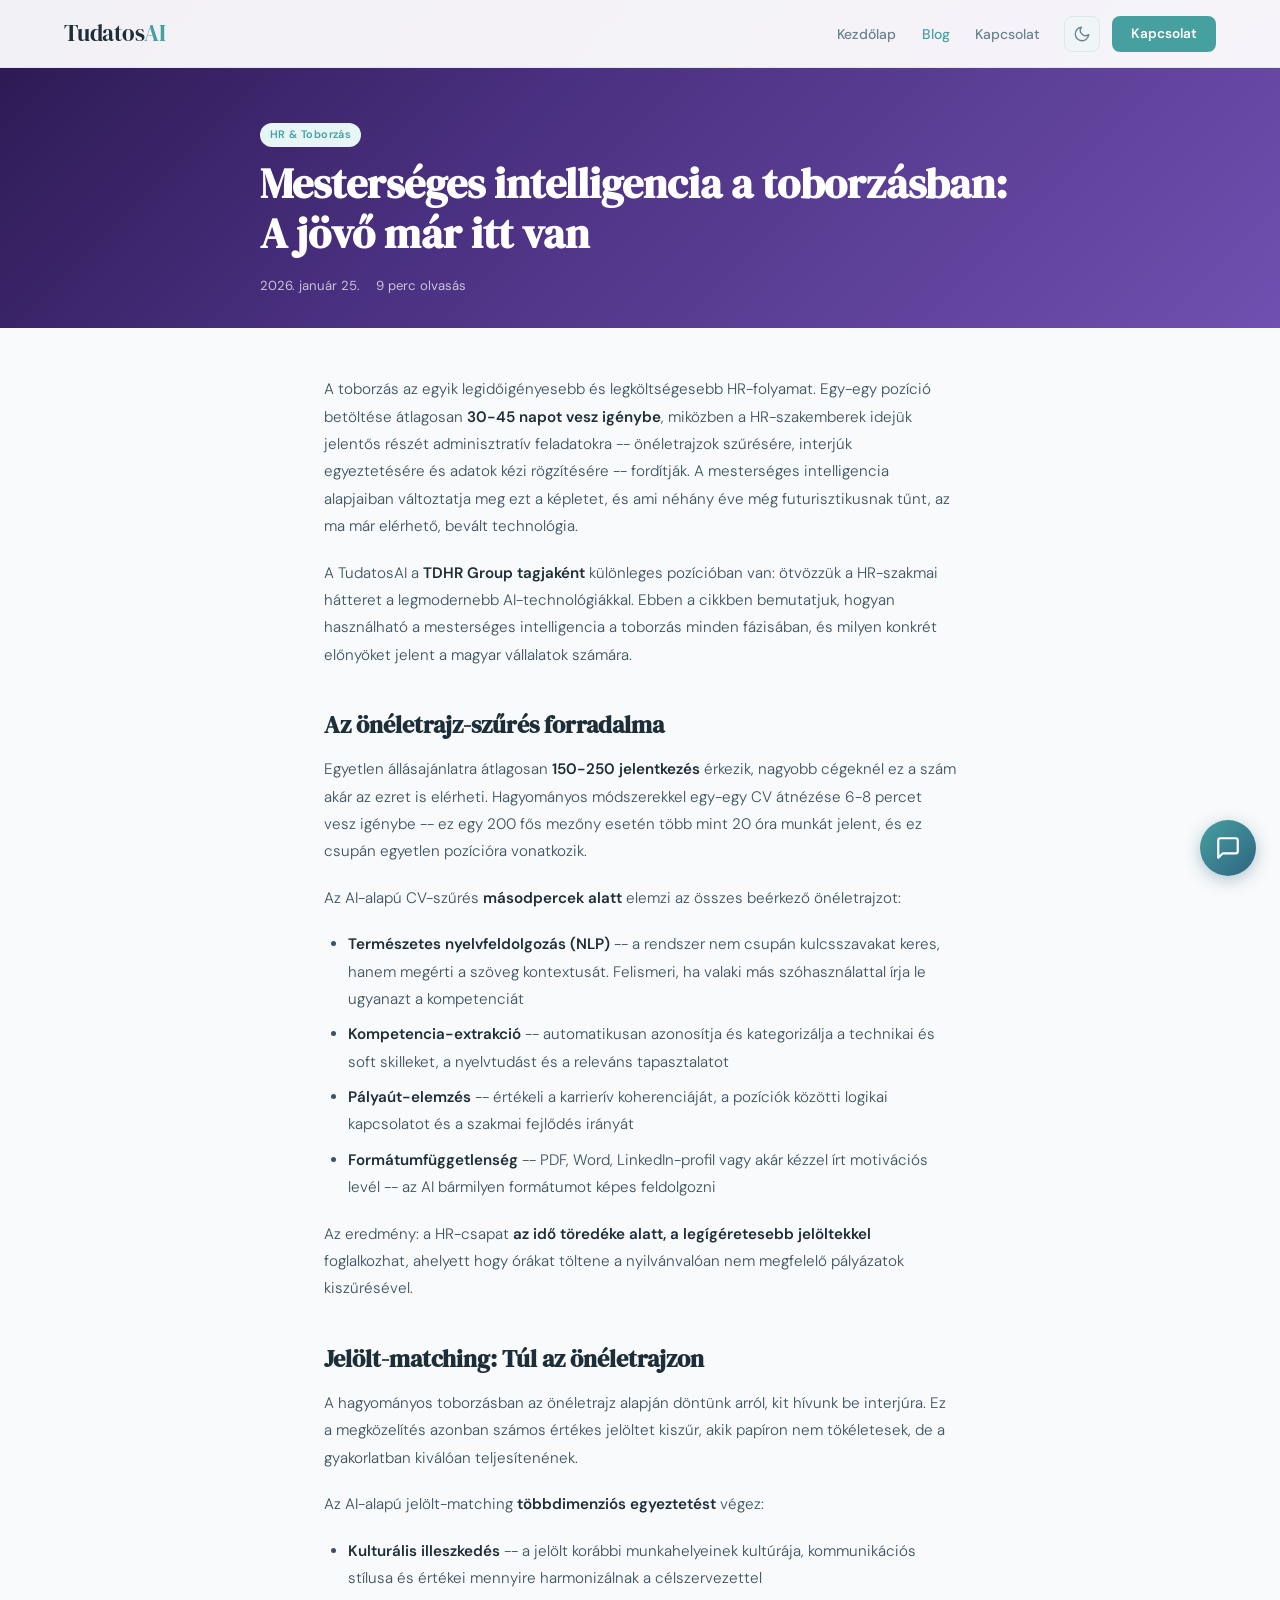
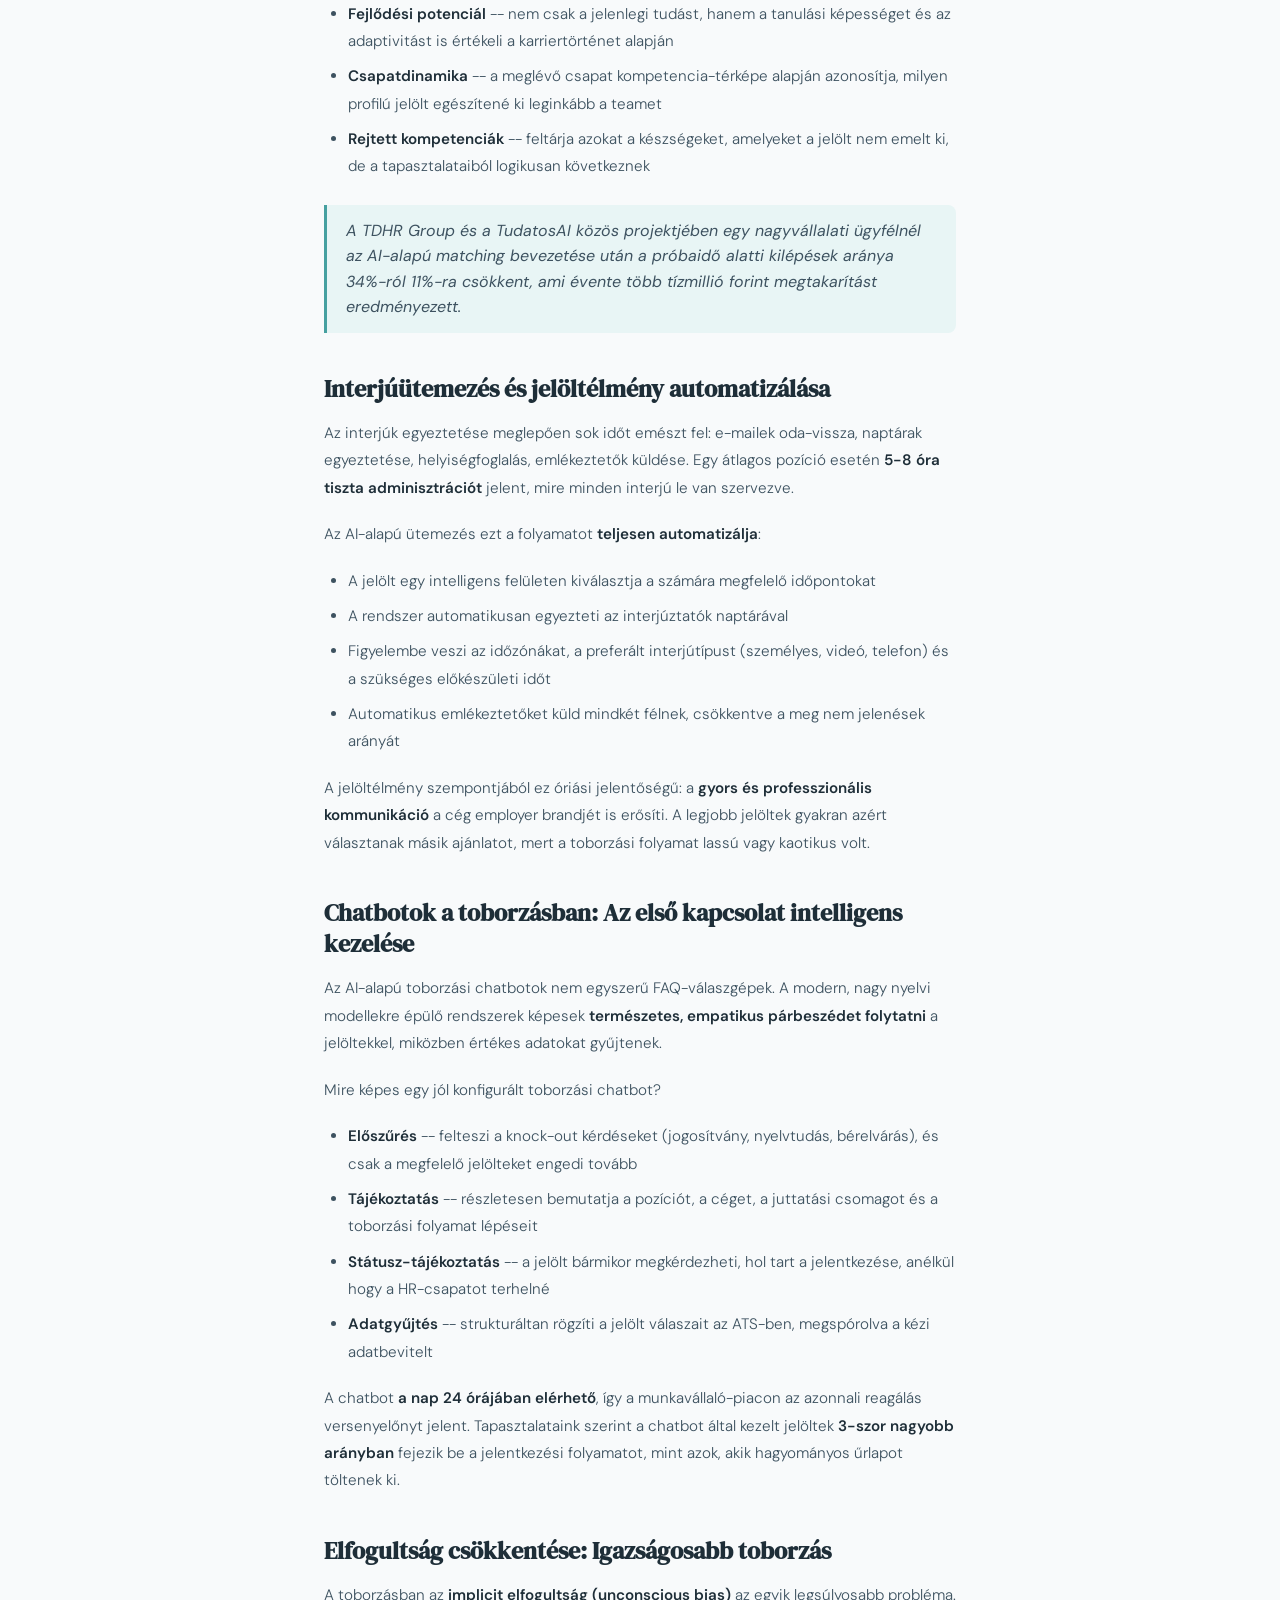
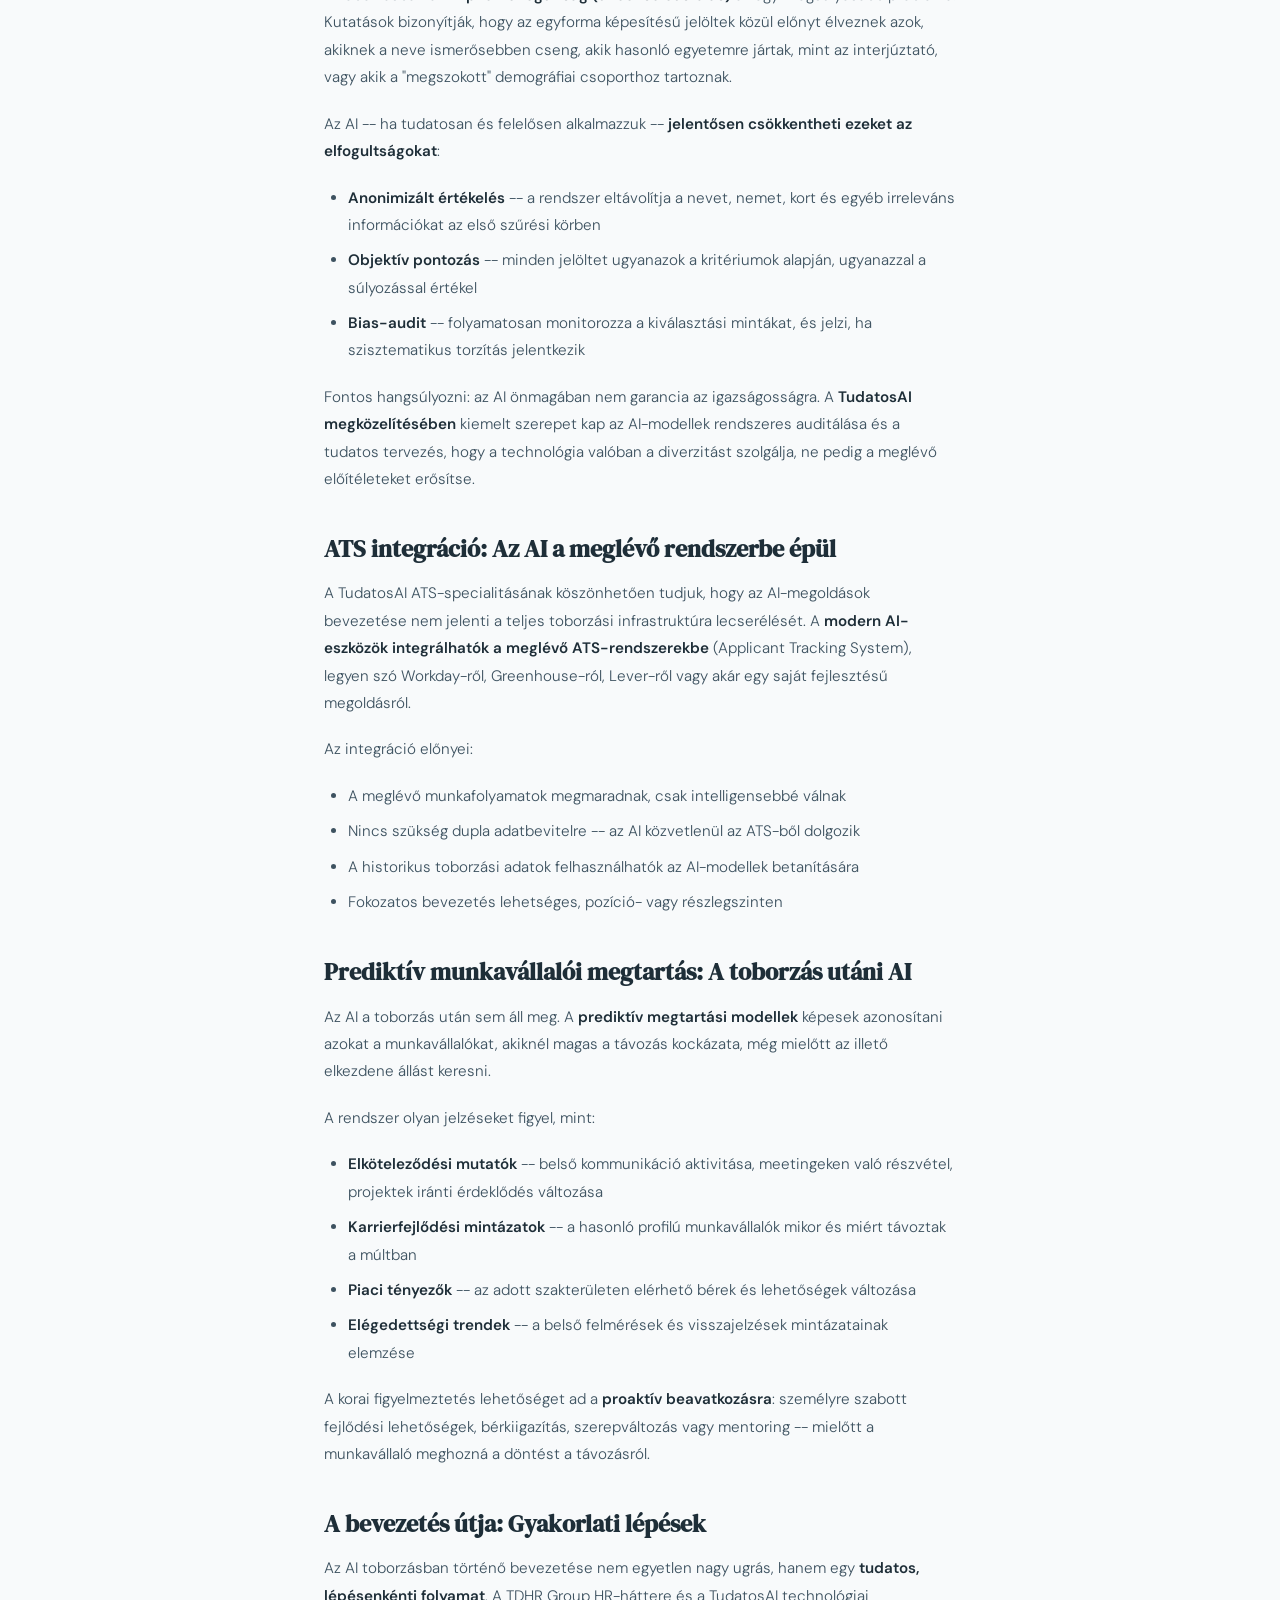
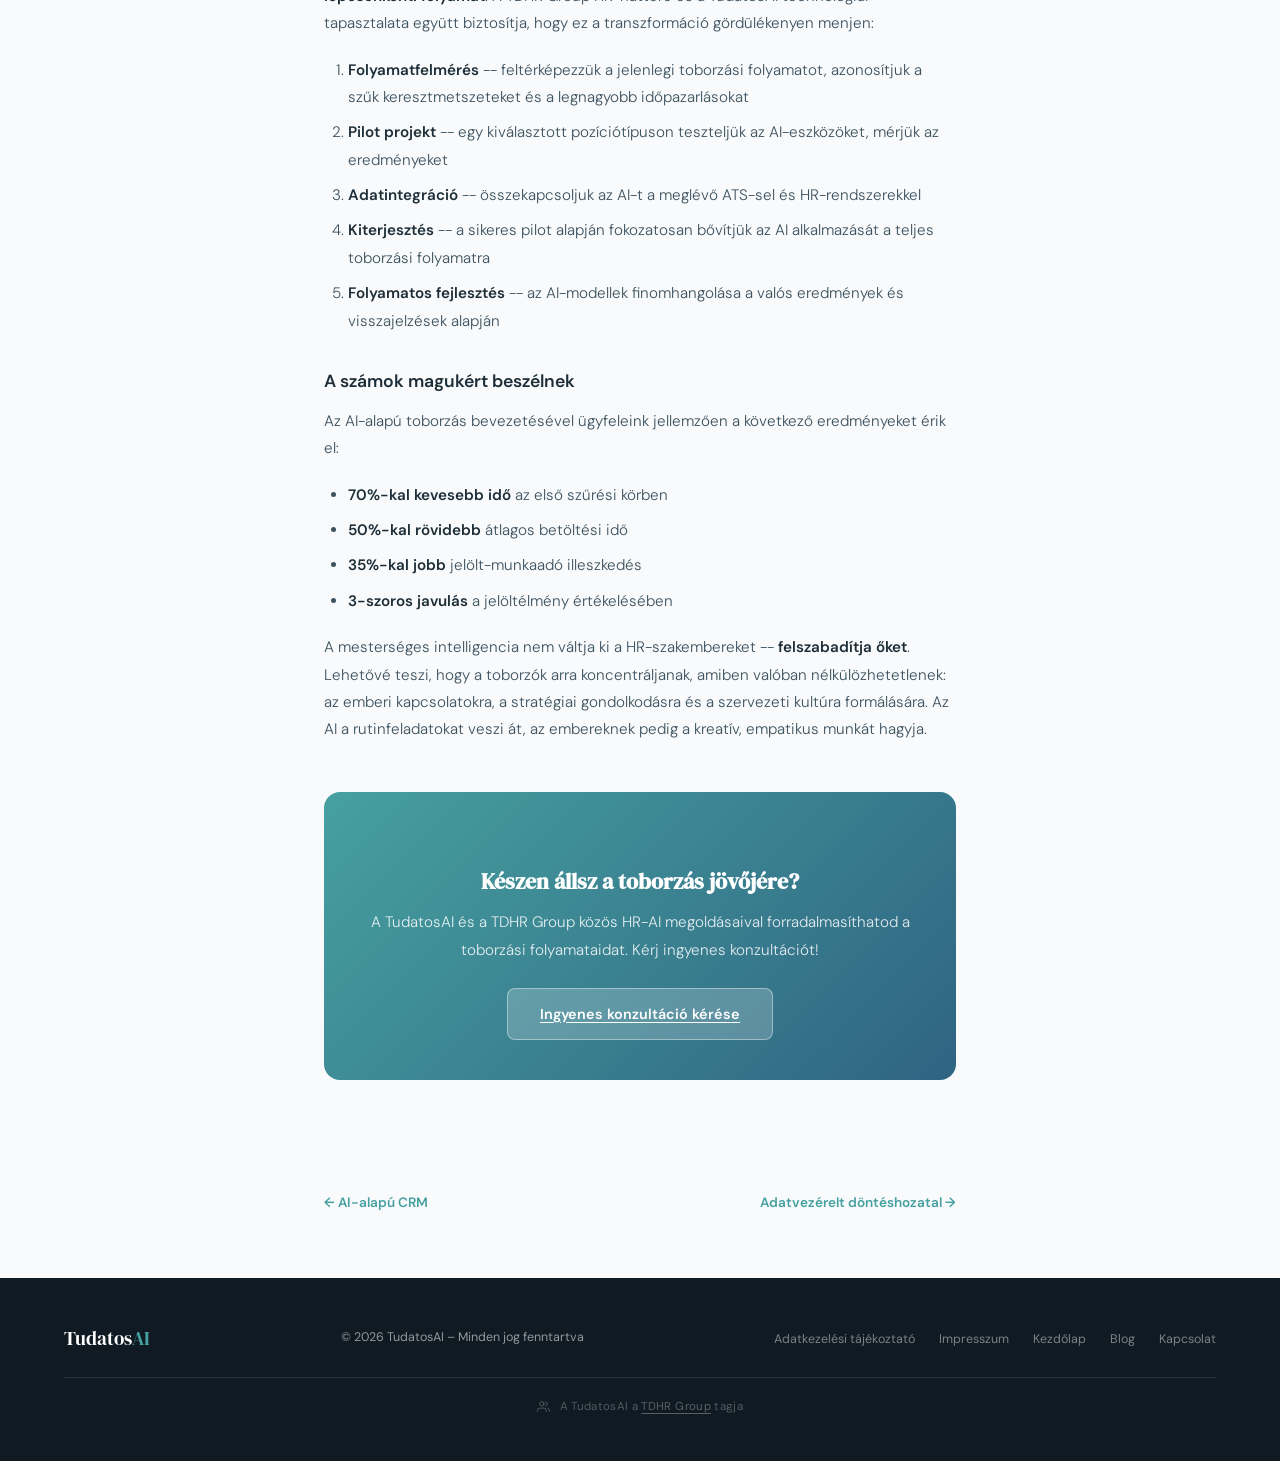
<file: blog/ai-hr-toborzes.html>
<!DOCTYPE html>
<html lang="hu">
<head>
<meta charset="UTF-8">
<meta name="viewport" content="width=device-width,initial-scale=1.0">
<title>Mesterséges intelligencia a toborzásban: A jövő már itt van | TudatosAI</title>
<meta name="description" content="Ismerd meg, hogyan forradalmasítja a mesterséges intelligencia a toborzást. CV szűrés, jelölt-matching, chatbotok, bias csökkentés és prediktív megtartás -- a modern HR AI eszköztára.">
<link rel="canonical" href="https://tudatosai.hu/blog/ai-hr-toborzes.html">
<meta property="og:type" content="article">
<meta property="og:title" content="Mesterséges intelligencia a toborzásban: A jövő már itt van">
<meta property="og:description" content="Ismerd meg, hogyan forradalmasítja a mesterséges intelligencia a toborzást. CV szűrés, jelölt-matching, chatbotok, bias csökkentés és prediktív megtartás.">
<meta property="og:url" content="https://tudatosai.hu/blog/ai-hr-toborzes.html">
<meta property="og:site_name" content="TudatosAI">
<meta property="og:locale" content="hu_HU">
<script type="application/ld+json">
{
  "@context": "https://schema.org",
  "@type": "Article",
  "headline": "Mesterséges intelligencia a toborzásban: A jövő már itt van",
  "description": "Ismerd meg, hogyan forradalmasítja a mesterséges intelligencia a toborzást. CV szűrés, jelölt-matching, chatbotok, bias csökkentés és prediktív megtartás.",
  "datePublished": "2026-01-25",
  "dateModified": "2026-01-25",
  "author": {
    "@type": "Organization",
    "name": "TudatosAI",
    "url": "https://tudatosai.hu"
  },
  "publisher": {
    "@type": "Organization",
    "name": "TudatosAI",
    "url": "https://tudatosai.hu"
  },
  "mainEntityOfPage": {
    "@type": "WebPage",
    "@id": "https://tudatosai.hu/blog/ai-hr-toborzes.html"
  }
}
</script>
<link href="https://fonts.googleapis.com/css2?family=DM+Sans:wght@300;400;500;600;700&family=DM+Serif+Display&display=swap" rel="stylesheet">
<link rel="stylesheet" href="/chatbot-widget.css">
<style>
:root {
  --gold:#D29B01; --gold-light:#F5E8B0; --gold-pale:#FBF5E0;
  --blue:#2F6482; --blue-light:#EAF2F7;
  --teal:#46A0A0; --teal-light:#E8F5F5; --teal-dark:#357878;
  --bg-page:#F8FAFB; --bg-card:#FFFFFF; --bg-alt:#F0F5F7;
  --bg-nav:rgba(255,255,255,0.94); --border:#DDE7EC;
  --text:#1E2E38; --text-mid:#3D5260; --text-muted:#6B8290;
  --shadow-sm:0 2px 10px rgba(47,100,130,.07);
  --shadow-md:0 8px 28px rgba(47,100,130,.11);
}
[data-theme="dark"] {
  --bg-page:#1F2F3D; --bg-card:#283D4E; --bg-alt:#243545;
  --bg-nav:rgba(31,47,61,0.96); --border:#446070;
  --text:#F0F5F8; --text-mid:#C4DAE5; --text-muted:#96B5C6;
  --shadow-sm:0 2px 10px rgba(0,0,0,.2); --shadow-md:0 8px 28px rgba(0,0,0,.3);
  --blue-light:#2E4858; --teal-light:#284242; --gold-pale:#352E08;
}
*,*::before,*::after{box-sizing:border-box;margin:0;padding:0;}
html{scroll-behavior:smooth;}
body{background:var(--bg-page);color:var(--text);font-family:'DM Sans',sans-serif;font-size:16px;line-height:1.6;overflow-x:hidden;transition:background .3s,color .3s;}
a{text-decoration:none;color:inherit;}
nav{position:fixed;top:0;left:0;right:0;z-index:300;background:var(--bg-nav);backdrop-filter:blur(10px);border-bottom:1px solid var(--border);height:68px;display:flex;align-items:center;padding:0 5%;gap:1.5rem;transition:background .3s,border-color .3s;}
.logo{font-family:'DM Serif Display',serif;font-size:1.45rem;color:var(--text);letter-spacing:-.01em;white-space:nowrap;}
.logo em{color:var(--teal);font-style:normal;}
.nav-links{display:flex;gap:1.6rem;list-style:none;align-items:center;margin-left:auto;}
.nav-links a{color:var(--text-muted);font-size:.875rem;font-weight:500;transition:color .2s;white-space:nowrap;}
.nav-links a:hover,.nav-links a.active{color:var(--teal);}
.nav-actions{display:flex;align-items:center;gap:.7rem;flex-shrink:0;}
.dark-toggle{width:36px;height:36px;background:var(--bg-alt);border:1px solid var(--border);border-radius:8px;cursor:pointer;display:flex;align-items:center;justify-content:center;transition:background .2s;}
.dark-toggle:hover{background:var(--border);}
.dark-toggle svg{width:18px;height:18px;fill:none;stroke:var(--text-muted);stroke-width:1.8;stroke-linecap:round;stroke-linejoin:round;}
.icon-moon{display:block;} .icon-sun{display:none;}
[data-theme="dark"] .icon-moon{display:none;} [data-theme="dark"] .icon-sun{display:block;}
.nav-cta{padding:0 1.2rem;height:36px;background:var(--teal);color:#fff!important;border-radius:8px;font-weight:600!important;font-size:.85rem!important;display:inline-flex;align-items:center;transition:background .2s,transform .15s!important;}
.nav-cta:hover{background:var(--blue)!important;transform:translateY(-1px);}
.nav-hamburger{display:none;flex-direction:column;gap:5px;cursor:pointer;padding:6px;margin-left:auto;background:none;border:none;}
.nav-hamburger span{display:block;width:22px;height:2px;background:var(--text);border-radius:2px;transition:transform .3s,opacity .3s;}
.nav-hamburger.open span:nth-child(1){transform:translateY(7px) rotate(45deg);}
.nav-hamburger.open span:nth-child(2){opacity:0;}
.nav-hamburger.open span:nth-child(3){transform:translateY(-7px) rotate(-45deg);}
.mobile-nav{display:none;position:fixed;top:68px;left:0;right:0;z-index:299;background:var(--bg-card);border-bottom:1px solid var(--border);padding:1.5rem 5%;flex-direction:column;gap:1rem;box-shadow:var(--shadow-md);}
.mobile-nav.open{display:flex;}
.mobile-nav a{color:var(--text);font-weight:500;padding:.4rem 0;border-bottom:1px solid var(--border);}
.post-header{padding:120px 5% 2rem;background:linear-gradient(135deg,#2a1850 0%,#4a3080 40%,#7050b0 100%);transition:background .3s;}
.post-header-inner{max-width:760px;margin:0 auto;}
.post-tag{display:inline-block;padding:.2rem .6rem;border-radius:100px;background:var(--teal-light);color:var(--teal);font-size:.68rem;font-weight:600;letter-spacing:.04em;margin-bottom:.8rem;}
.post-title{font-family:'DM Serif Display',serif;font-size:clamp(1.8rem,3.5vw,2.6rem);line-height:1.2;color:var(--text);margin-bottom:1rem;}
.post-meta{font-size:.82rem;color:var(--text-muted);display:flex;gap:1rem;align-items:center;}
.post-header .post-title{color:#fff;}
.post-header .post-meta{color:rgba(255,255,255,.7);}
.post-body{max-width:760px;margin:0 auto;padding:3rem 5% 4rem;}
.post-body h2{font-family:'DM Serif Display',serif;font-size:1.5rem;color:var(--text);margin:2.5rem 0 1rem;line-height:1.3;}
.post-body h3{font-size:1.1rem;font-weight:600;color:var(--text);margin:2rem 0 .8rem;}
.post-body p{font-size:.95rem;color:var(--text-mid);line-height:1.8;margin-bottom:1.2rem;font-weight:300;}
.post-body ul,.post-body ol{padding-left:1.5rem;margin-bottom:1.2rem;}
.post-body li{font-size:.95rem;color:var(--text-mid);line-height:1.8;margin-bottom:.5rem;font-weight:300;}
.post-body blockquote{border-left:3px solid var(--teal);padding:.8rem 1.2rem;background:var(--teal-light);border-radius:0 8px 8px 0;margin:1.5rem 0;font-style:italic;color:var(--text-mid);}
.post-body strong{color:var(--text);font-weight:600;}
.post-body a{color:var(--teal);text-decoration:underline;text-underline-offset:3px;}
.post-cta{background:linear-gradient(135deg,var(--teal) 0%,var(--blue) 100%);border-radius:16px;padding:2.5rem;text-align:center;margin:3rem 0;}
.post-cta h3{font-family:'DM Serif Display',serif;color:#fff;font-size:1.4rem;margin-bottom:.6rem;}
.post-cta p{color:rgba(255,255,255,.85);font-size:.95rem;margin-bottom:1.5rem;font-weight:300;}
.post-cta .btn-fill{background:rgba(255,255,255,.2);border:1.5px solid rgba(255,255,255,.4);color:#fff;padding:.85rem 2rem;border-radius:8px;font-family:'DM Sans',sans-serif;font-size:.9rem;font-weight:600;display:inline-flex;align-items:center;transition:background .2s;}
.post-cta .btn-fill:hover{background:rgba(255,255,255,.3);}
.post-nav{display:flex;justify-content:space-between;gap:1rem;max-width:760px;margin:0 auto;padding:0 5% 4rem;flex-wrap:wrap;}
.post-nav-link{font-size:.85rem;color:var(--teal);font-weight:600;transition:color .2s;}
.post-nav-link:hover{color:var(--blue);}
.post-nav-link.next{margin-left:auto;}
footer{background:#0F1A22;color:rgba(255,255,255,.55);padding:2.8rem 5%;}
[data-theme="dark"] footer{background:#080E14;}
.footer-top{display:flex;justify-content:space-between;align-items:center;flex-wrap:wrap;gap:1rem;padding-bottom:1.5rem;border-bottom:1px solid rgba(255,255,255,.1);margin-bottom:1.2rem;}
.footer-logo{font-family:'DM Serif Display',serif;font-size:1.2rem;color:#fff;}
.footer-logo em{color:var(--teal);font-style:normal;}
.footer-copy{font-size:.78rem;}
.footer-links{display:flex;gap:1.5rem;list-style:none;}
.footer-links a{color:rgba(255,255,255,.45);font-size:.78rem;cursor:pointer;transition:color .2s;}
.footer-links a:hover{color:var(--teal);}
.footer-bottom{display:flex;align-items:center;justify-content:center;gap:.6rem;opacity:.5;}
.footer-bottom svg{width:13px;height:13px;stroke:currentColor;fill:none;stroke-width:1.8;stroke-linecap:round;stroke-linejoin:round;}
.footer-bottom span{font-size:.72rem;letter-spacing:.03em;}
.footer-bottom a{color:rgba(255,255,255,.6);text-decoration:underline;text-underline-offset:3px;transition:color .2s;}
.footer-bottom a:hover{color:var(--teal);}
@media(max-width:768px){
  .nav-links,.nav-cta{display:none;}.nav-hamburger{display:flex;}.nav-actions{margin-left:auto;}
  .post-header{padding:100px 4% 2rem;}.post-nav{flex-direction:column;}
  .footer-top{flex-direction:column;text-align:center;align-items:center;}
}
</style>
<link rel="icon" type="image/svg+xml" href="/favicon.svg">
</head>
<body>

<nav>
  <a href="/" class="logo">Tudatos<em>AI</em></a>
  <ul class="nav-links">
    <li><a href="/">Kezdőlap</a></li>
    <li><a href="/blog/" class="active">Blog</a></li>
    <li><a href="/#contact">Kapcsolat</a></li>
  </ul>
  <div class="nav-actions">
    <button class="dark-toggle" type="button" onclick="toggleDark()" aria-label="Toggle dark mode">
      <svg class="icon-moon" viewBox="0 0 24 24"><path d="M21 12.79A9 9 0 1 1 11.21 3a7 7 0 0 0 9.79 9.79z"/></svg>
      <svg class="icon-sun" viewBox="0 0 24 24"><circle cx="12" cy="12" r="5"/><line x1="12" y1="1" x2="12" y2="3"/><line x1="12" y1="21" x2="12" y2="23"/><line x1="4.22" y1="4.22" x2="5.64" y2="5.64"/><line x1="18.36" y1="18.36" x2="19.78" y2="19.78"/><line x1="1" y1="12" x2="3" y2="12"/><line x1="21" y1="12" x2="23" y2="12"/><line x1="4.22" y1="19.78" x2="5.64" y2="18.36"/><line x1="18.36" y1="5.64" x2="19.78" y2="4.22"/></svg>
    </button>
    <a href="/#contact" class="nav-cta">Kapcsolat</a>
    <button class="nav-hamburger" id="hamburger" type="button" aria-label="Menu" onclick="toggleMobileNav()"><span></span><span></span><span></span></button>
  </div>
</nav>
<div class="mobile-nav" id="mobileNav">
  <a href="/" onclick="closeMobileNav()">Kezdőlap</a>
  <a href="/blog/" onclick="closeMobileNav()">Blog</a>
  <a href="/#contact" onclick="closeMobileNav()">Kapcsolat</a>
</div>

<header class="post-header">
  <div class="post-header-inner">
    <span class="post-tag">HR & Toborzás</span>
    <h1 class="post-title">Mesterséges intelligencia a toborzásban: A jövő már itt van</h1>
    <div class="post-meta">
      <span>2026. január 25.</span>
      <span>9 perc olvasás</span>
    </div>
  </div>
</header>

<article class="post-body">

  <p>A toborzás az egyik legidőigényesebb és legköltségesebb HR-folyamat. Egy-egy pozíció betöltése átlagosan <strong>30-45 napot vesz igénybe</strong>, miközben a HR-szakemberek idejük jelentős részét adminisztratív feladatokra -- önéletrajzok szűrésére, interjúk egyeztetésére és adatok kézi rögzítésére -- fordítják. A mesterséges intelligencia alapjaiban változtatja meg ezt a képletet, és ami néhány éve még futurisztikusnak tűnt, az ma már elérhető, bevált technológia.</p>

  <p>A TudatosAI a <strong>TDHR Group tagjaként</strong> különleges pozícióban van: ötvözzük a HR-szakmai hátteret a legmodernebb AI-technológiákkal. Ebben a cikkben bemutatjuk, hogyan használható a mesterséges intelligencia a toborzás minden fázisában, és milyen konkrét előnyöket jelent a magyar vállalatok számára.</p>

  <h2>Az önéletrajz-szűrés forradalma</h2>

  <p>Egyetlen állásajánlatra átlagosan <strong>150-250 jelentkezés</strong> érkezik, nagyobb cégeknél ez a szám akár az ezret is elérheti. Hagyományos módszerekkel egy-egy CV átnézése 6-8 percet vesz igénybe -- ez egy 200 fős mezőny esetén több mint 20 óra munkát jelent, és ez csupán egyetlen pozícióra vonatkozik.</p>

  <p>Az AI-alapú CV-szűrés <strong>másodpercek alatt</strong> elemzi az összes beérkező önéletrajzot:</p>

  <ul>
    <li><strong>Természetes nyelvfeldolgozás (NLP)</strong> -- a rendszer nem csupán kulcsszavakat keres, hanem megérti a szöveg kontextusát. Felismeri, ha valaki más szóhasználattal írja le ugyanazt a kompetenciát</li>
    <li><strong>Kompetencia-extrakció</strong> -- automatikusan azonosítja és kategorizálja a technikai és soft skilleket, a nyelvtudást és a releváns tapasztalatot</li>
    <li><strong>Pályaút-elemzés</strong> -- értékeli a karrierív koherenciáját, a pozíciók közötti logikai kapcsolatot és a szakmai fejlődés irányát</li>
    <li><strong>Formátumfüggetlenség</strong> -- PDF, Word, LinkedIn-profil vagy akár kézzel írt motivációs levél -- az AI bármilyen formátumot képes feldolgozni</li>
  </ul>

  <p>Az eredmény: a HR-csapat <strong>az idő töredéke alatt, a legígéretesebb jelöltekkel</strong> foglalkozhat, ahelyett hogy órákat töltene a nyilvánvalóan nem megfelelő pályázatok kiszűrésével.</p>

  <h2>Jelölt-matching: Túl az önéletrajzon</h2>

  <p>A hagyományos toborzásban az önéletrajz alapján döntünk arról, kit hívunk be interjúra. Ez a megközelítés azonban számos értékes jelöltet kiszűr, akik papíron nem tökéletesek, de a gyakorlatban kiválóan teljesítenének.</p>

  <p>Az AI-alapú jelölt-matching <strong>többdimenziós egyeztetést</strong> végez:</p>

  <ul>
    <li><strong>Kulturális illeszkedés</strong> -- a jelölt korábbi munkahelyeinek kultúrája, kommunikációs stílusa és értékei mennyire harmonizálnak a célszervezettel</li>
    <li><strong>Fejlődési potenciál</strong> -- nem csak a jelenlegi tudást, hanem a tanulási képességet és az adaptivitást is értékeli a karriertörténet alapján</li>
    <li><strong>Csapatdinamika</strong> -- a meglévő csapat kompetencia-térképe alapján azonosítja, milyen profilú jelölt egészítené ki leginkább a teamet</li>
    <li><strong>Rejtett kompetenciák</strong> -- feltárja azokat a készségeket, amelyeket a jelölt nem emelt ki, de a tapasztalataiból logikusan következnek</li>
  </ul>

  <blockquote>A TDHR Group és a TudatosAI közös projektjében egy nagyvállalati ügyfélnél az AI-alapú matching bevezetése után a próbaidő alatti kilépések aránya 34%-ról 11%-ra csökkent, ami évente több tízmillió forint megtakarítást eredményezett.</blockquote>

  <h2>Interjúütemezés és jelöltélmény automatizálása</h2>

  <p>Az interjúk egyeztetése meglepően sok időt emészt fel: e-mailek oda-vissza, naptárak egyeztetése, helyiségfoglalás, emlékeztetők küldése. Egy átlagos pozíció esetén <strong>5-8 óra tiszta adminisztrációt</strong> jelent, mire minden interjú le van szervezve.</p>

  <p>Az AI-alapú ütemezés ezt a folyamatot <strong>teljesen automatizálja</strong>:</p>

  <ul>
    <li>A jelölt egy intelligens felületen kiválasztja a számára megfelelő időpontokat</li>
    <li>A rendszer automatikusan egyezteti az interjúztatók naptárával</li>
    <li>Figyelembe veszi az időzónákat, a preferált interjútípust (személyes, videó, telefon) és a szükséges előkészületi időt</li>
    <li>Automatikus emlékeztetőket küld mindkét félnek, csökkentve a meg nem jelenések arányát</li>
  </ul>

  <p>A jelöltélmény szempontjából ez óriási jelentőségű: a <strong>gyors és professzionális kommunikáció</strong> a cég employer brandjét is erősíti. A legjobb jelöltek gyakran azért választanak másik ajánlatot, mert a toborzási folyamat lassú vagy kaotikus volt.</p>

  <h2>Chatbotok a toborzásban: Az első kapcsolat intelligens kezelése</h2>

  <p>Az AI-alapú toborzási chatbotok nem egyszerű FAQ-válaszgépek. A modern, nagy nyelvi modellekre épülő rendszerek képesek <strong>természetes, empatikus párbeszédet folytatni</strong> a jelöltekkel, miközben értékes adatokat gyűjtenek.</p>

  <p>Mire képes egy jól konfigurált toborzási chatbot?</p>

  <ul>
    <li><strong>Előszűrés</strong> -- felteszi a knock-out kérdéseket (jogosítvány, nyelvtudás, bérelvárás), és csak a megfelelő jelölteket engedi tovább</li>
    <li><strong>Tájékoztatás</strong> -- részletesen bemutatja a pozíciót, a céget, a juttatási csomagot és a toborzási folyamat lépéseit</li>
    <li><strong>Státusz-tájékoztatás</strong> -- a jelölt bármikor megkérdezheti, hol tart a jelentkezése, anélkül hogy a HR-csapatot terhelné</li>
    <li><strong>Adatgyűjtés</strong> -- strukturáltan rögzíti a jelölt válaszait az ATS-ben, megspórolva a kézi adatbevitelt</li>
  </ul>

  <p>A chatbot <strong>a nap 24 órájában elérhető</strong>, így a munkavállaló-piacon az azonnali reagálás versenyelőnyt jelent. Tapasztalataink szerint a chatbot által kezelt jelöltek <strong>3-szor nagyobb arányban</strong> fejezik be a jelentkezési folyamatot, mint azok, akik hagyományos űrlapot töltenek ki.</p>

  <h2>Elfogultság csökkentése: Igazságosabb toborzás</h2>

  <p>A toborzásban az <strong>implicit elfogultság (unconscious bias)</strong> az egyik legsúlyosabb probléma. Kutatások bizonyítják, hogy az egyforma képesítésű jelöltek közül előnyt élveznek azok, akiknek a neve ismerősebben cseng, akik hasonló egyetemre jártak, mint az interjúztató, vagy akik a "megszokott" demográfiai csoporthoz tartoznak.</p>

  <p>Az AI -- ha tudatosan és felelősen alkalmazzuk -- <strong>jelentősen csökkentheti ezeket az elfogultságokat</strong>:</p>

  <ul>
    <li><strong>Anonimizált értékelés</strong> -- a rendszer eltávolítja a nevet, nemet, kort és egyéb irreleváns információkat az első szűrési körben</li>
    <li><strong>Objektív pontozás</strong> -- minden jelöltet ugyanazok a kritériumok alapján, ugyanazzal a súlyozással értékel</li>
    <li><strong>Bias-audit</strong> -- folyamatosan monitorozza a kiválasztási mintákat, és jelzi, ha szisztematikus torzítás jelentkezik</li>
  </ul>

  <p>Fontos hangsúlyozni: az AI önmagában nem garancia az igazságosságra. A <strong>TudatosAI megközelítésében</strong> kiemelt szerepet kap az AI-modellek rendszeres auditálása és a tudatos tervezés, hogy a technológia valóban a diverzitást szolgálja, ne pedig a meglévő előítéleteket erősítse.</p>

  <h2>ATS integráció: Az AI a meglévő rendszerbe épül</h2>

  <p>A TudatosAI ATS-specialitásának köszönhetően tudjuk, hogy az AI-megoldások bevezetése nem jelenti a teljes toborzási infrastruktúra lecserélését. A <strong>modern AI-eszközök integrálhatók a meglévő ATS-rendszerekbe</strong> (Applicant Tracking System), legyen szó Workday-ről, Greenhouse-ról, Lever-ről vagy akár egy saját fejlesztésű megoldásról.</p>

  <p>Az integráció előnyei:</p>

  <ul>
    <li>A meglévő munkafolyamatok megmaradnak, csak intelligensebbé válnak</li>
    <li>Nincs szükség dupla adatbevitelre -- az AI közvetlenül az ATS-ből dolgozik</li>
    <li>A historikus toborzási adatok felhasználhatók az AI-modellek betanítására</li>
    <li>Fokozatos bevezetés lehetséges, pozíció- vagy részlegszinten</li>
  </ul>

  <h2>Prediktív munkavállalói megtartás: A toborzás utáni AI</h2>

  <p>Az AI a toborzás után sem áll meg. A <strong>prediktív megtartási modellek</strong> képesek azonosítani azokat a munkavállalókat, akiknél magas a távozás kockázata, még mielőtt az illető elkezdene állást keresni.</p>

  <p>A rendszer olyan jelzéseket figyel, mint:</p>

  <ul>
    <li><strong>Elköteleződési mutatók</strong> -- belső kommunikáció aktivitása, meetingeken való részvétel, projektek iránti érdeklődés változása</li>
    <li><strong>Karrierfejlődési mintázatok</strong> -- a hasonló profilú munkavállalók mikor és miért távoztak a múltban</li>
    <li><strong>Piaci tényezők</strong> -- az adott szakterületen elérhető bérek és lehetőségek változása</li>
    <li><strong>Elégedettségi trendek</strong> -- a belső felmérések és visszajelzések mintázatainak elemzése</li>
  </ul>

  <p>A korai figyelmeztetés lehetőséget ad a <strong>proaktív beavatkozásra</strong>: személyre szabott fejlődési lehetőségek, bérkiigazítás, szerepváltozás vagy mentoring -- mielőtt a munkavállaló meghozná a döntést a távozásról.</p>

  <h2>A bevezetés útja: Gyakorlati lépések</h2>

  <p>Az AI toborzásban történő bevezetése nem egyetlen nagy ugrás, hanem egy <strong>tudatos, lépésenkénti folyamat</strong>. A TDHR Group HR-háttere és a TudatosAI technológiai tapasztalata együtt biztosítja, hogy ez a transzformáció gördülékenyen menjen:</p>

  <ol>
    <li><strong>Folyamatfelmérés</strong> -- feltérképezzük a jelenlegi toborzási folyamatot, azonosítjuk a szűk keresztmetszeteket és a legnagyobb időpazarlásokat</li>
    <li><strong>Pilot projekt</strong> -- egy kiválasztott pozíciótípuson teszteljük az AI-eszközöket, mérjük az eredményeket</li>
    <li><strong>Adatintegráció</strong> -- összekapcsoljuk az AI-t a meglévő ATS-sel és HR-rendszerekkel</li>
    <li><strong>Kiterjesztés</strong> -- a sikeres pilot alapján fokozatosan bővítjük az AI alkalmazását a teljes toborzási folyamatra</li>
    <li><strong>Folyamatos fejlesztés</strong> -- az AI-modellek finomhangolása a valós eredmények és visszajelzések alapján</li>
  </ol>

  <h3>A számok magukért beszélnek</h3>

  <p>Az AI-alapú toborzás bevezetésével ügyfeleink jellemzően a következő eredményeket érik el:</p>

  <ul>
    <li><strong>70%-kal kevesebb idő</strong> az első szűrési körben</li>
    <li><strong>50%-kal rövidebb</strong> átlagos betöltési idő</li>
    <li><strong>35%-kal jobb</strong> jelölt-munkaadó illeszkedés</li>
    <li><strong>3-szoros javulás</strong> a jelöltélmény értékelésében</li>
  </ul>

  <p>A mesterséges intelligencia nem váltja ki a HR-szakembereket -- <strong>felszabadítja őket</strong>. Lehetővé teszi, hogy a toborzók arra koncentráljanak, amiben valóban nélkülözhetetlenek: az emberi kapcsolatokra, a stratégiai gondolkodásra és a szervezeti kultúra formálására. Az AI a rutinfeladatokat veszi át, az embereknek pedig a kreatív, empatikus munkát hagyja.</p>

  <div class="post-cta">
    <h3>Készen állsz a toborzás jövőjére?</h3>
    <p>A TudatosAI és a TDHR Group közös HR-AI megoldásaival forradalmasíthatod a toborzási folyamataidat. Kérj ingyenes konzultációt!</p>
    <a href="/#contact" class="btn-fill">Ingyenes konzultáció kérése</a>
  </div>

</article>

<div class="post-nav">
  <a href="ai-crm-ertekesites.html" class="post-nav-link prev">&larr; AI-alapú CRM</a>
  <a href="ai-adat-donteshozatal.html" class="post-nav-link next">Adatvezérelt döntéshozatal &rarr;</a>
</div>

<footer>
  <div class="footer-top">
    <a href="/" class="footer-logo">Tudatos<em>AI</em></a>
    <div class="footer-copy">&copy; 2026 TudatosAI &ndash; Minden jog fenntartva</div>
    <ul class="footer-links">
      <li><a href="https://tudatosdiak.hu/adatkezelesi-tajekoztato">Adatkezelési tájékoztató</a></li>
      <li><a href="https://tudatosdiak.hu/impresszum">Impresszum</a></li>
      <li><a href="/">Kezdőlap</a></li>
      <li><a href="/blog/">Blog</a></li>
      <li><a href="/#contact">Kapcsolat</a></li>
    </ul>
  </div>
  <div class="footer-bottom">
    <svg viewBox="0 0 24 24"><path d="M17 21v-2a4 4 0 0 0-4-4H5a4 4 0 0 0-4 4v2"/><circle cx="9" cy="7" r="4"/><path d="M23 21v-2a4 4 0 0 0-3-3.87"/><path d="M16 3.13a4 4 0 0 1 0 7.75"/></svg>
    <span>A TudatosAI a <a href="https://tdhr.hu" target="_blank">TDHR Group</a> tagja</span>
  </div>
</footer>

<script>
function toggleDark(){const h=document.documentElement,d=h.getAttribute('data-theme')==='dark';h.setAttribute('data-theme',d?'light':'dark');localStorage.setItem('theme',d?'light':'dark');}
(function(){const s=localStorage.getItem('theme'),p=window.matchMedia('(prefers-color-scheme: dark)').matches;if(s==='dark'||(!s&&p))document.documentElement.setAttribute('data-theme','dark');})();
function toggleMobileNav(){document.getElementById('mobileNav').classList.toggle('open');document.getElementById('hamburger').classList.toggle('open');}
function closeMobileNav(){document.getElementById('mobileNav').classList.remove('open');document.getElementById('hamburger').classList.remove('open');}
</script>
<script src="/chatbot-widget.js"></script>

</body>
</html>
</file>
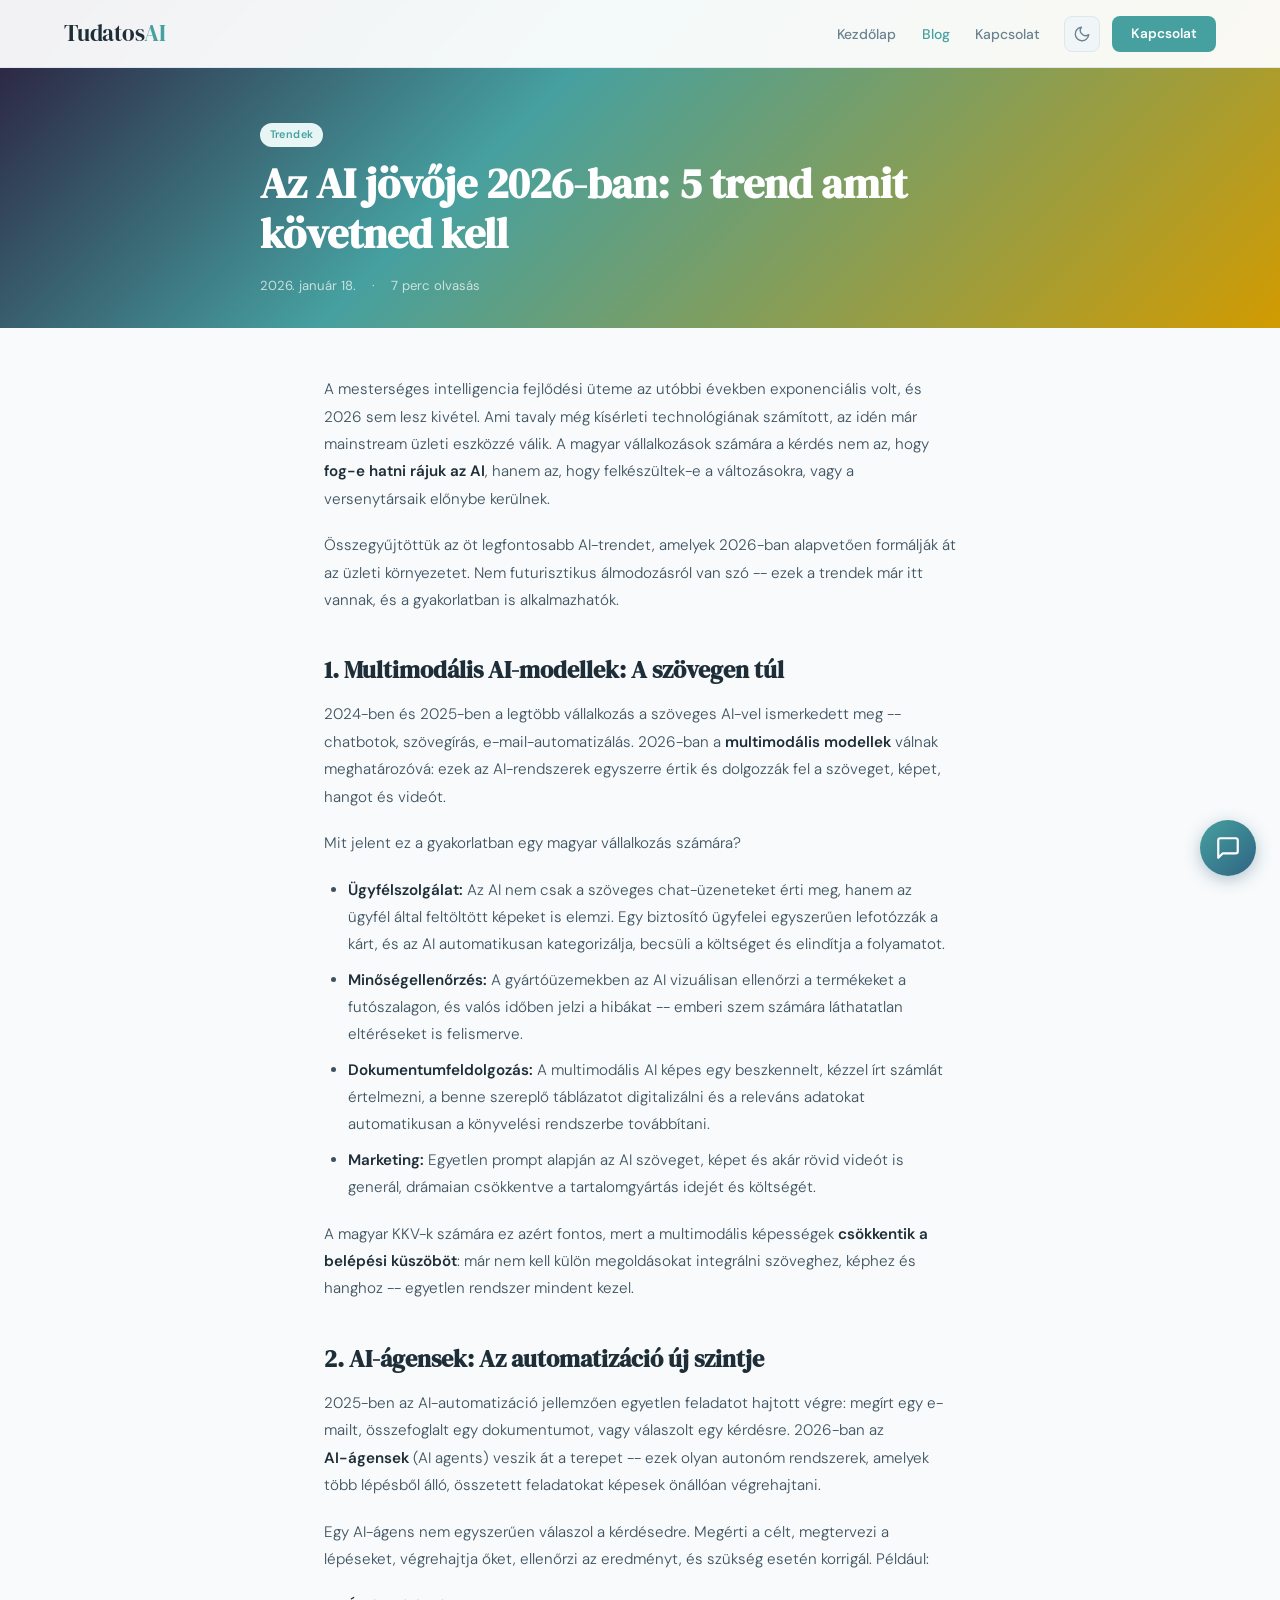
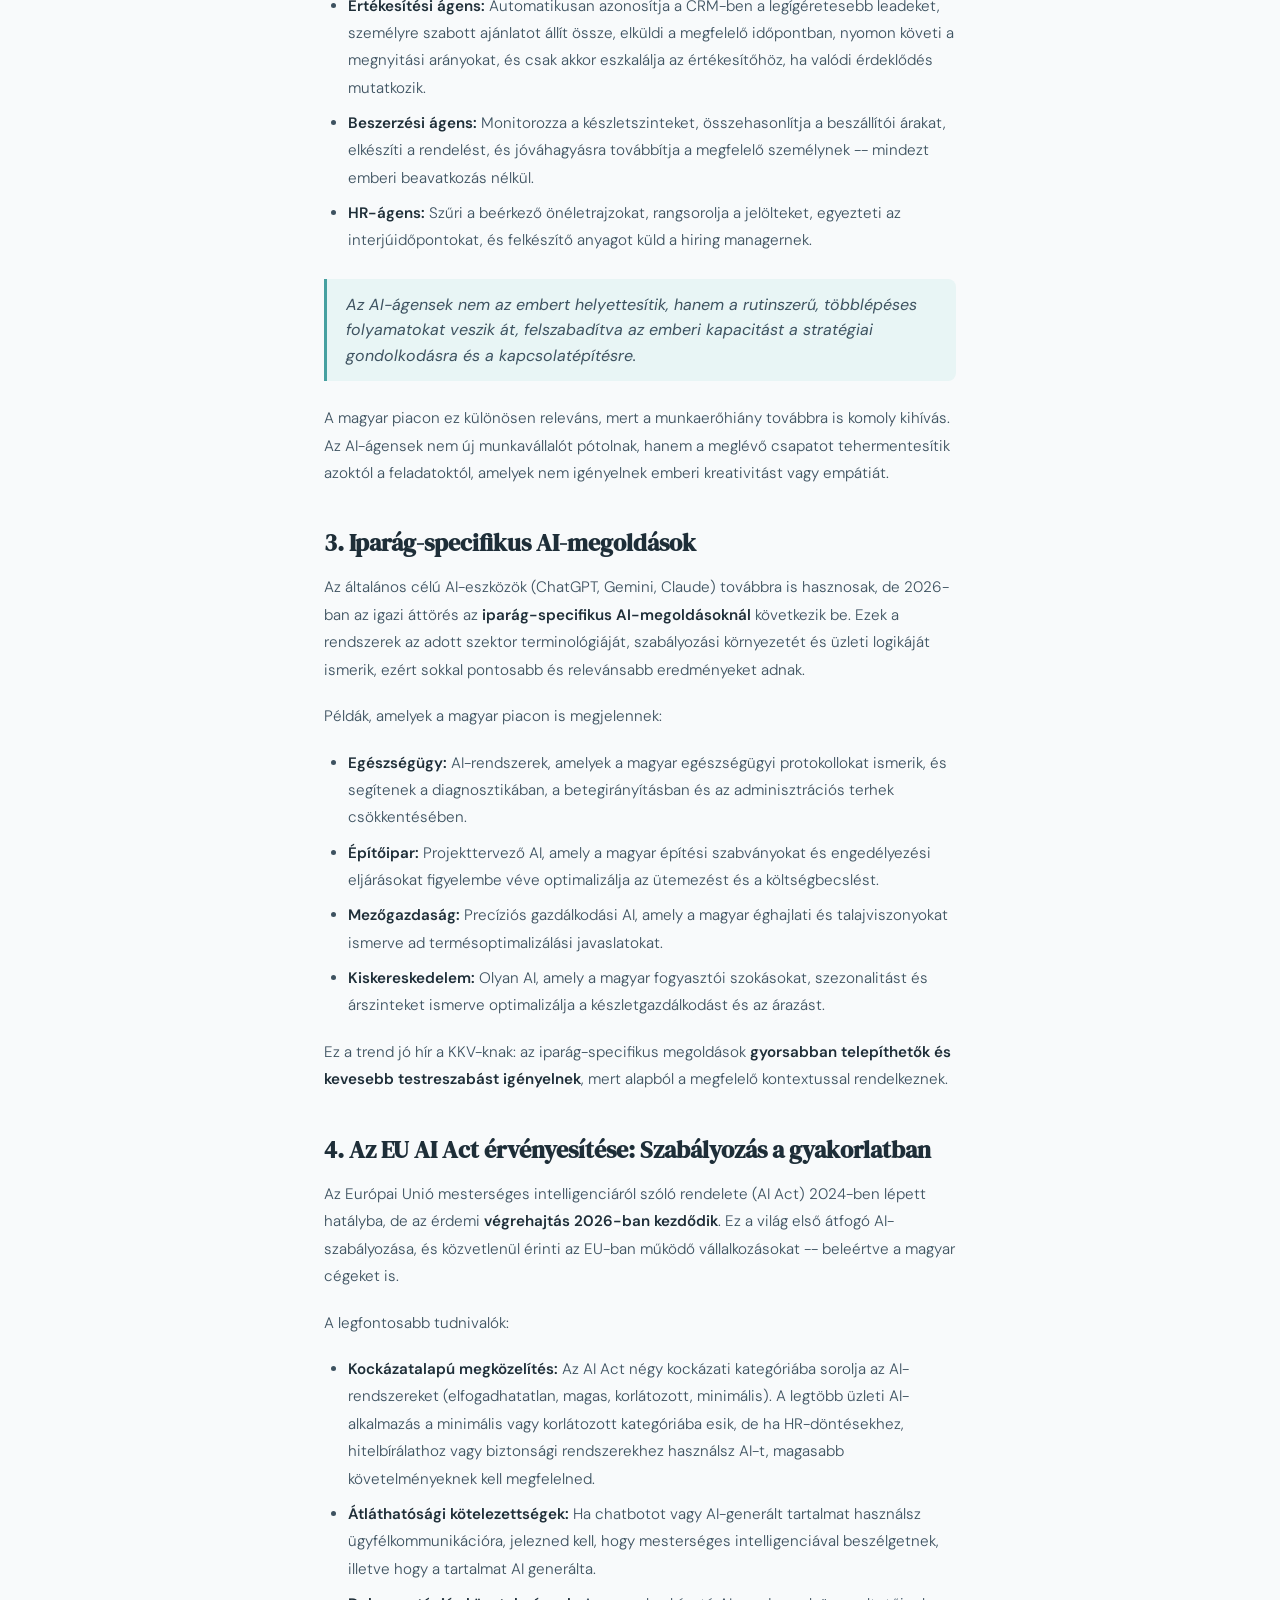
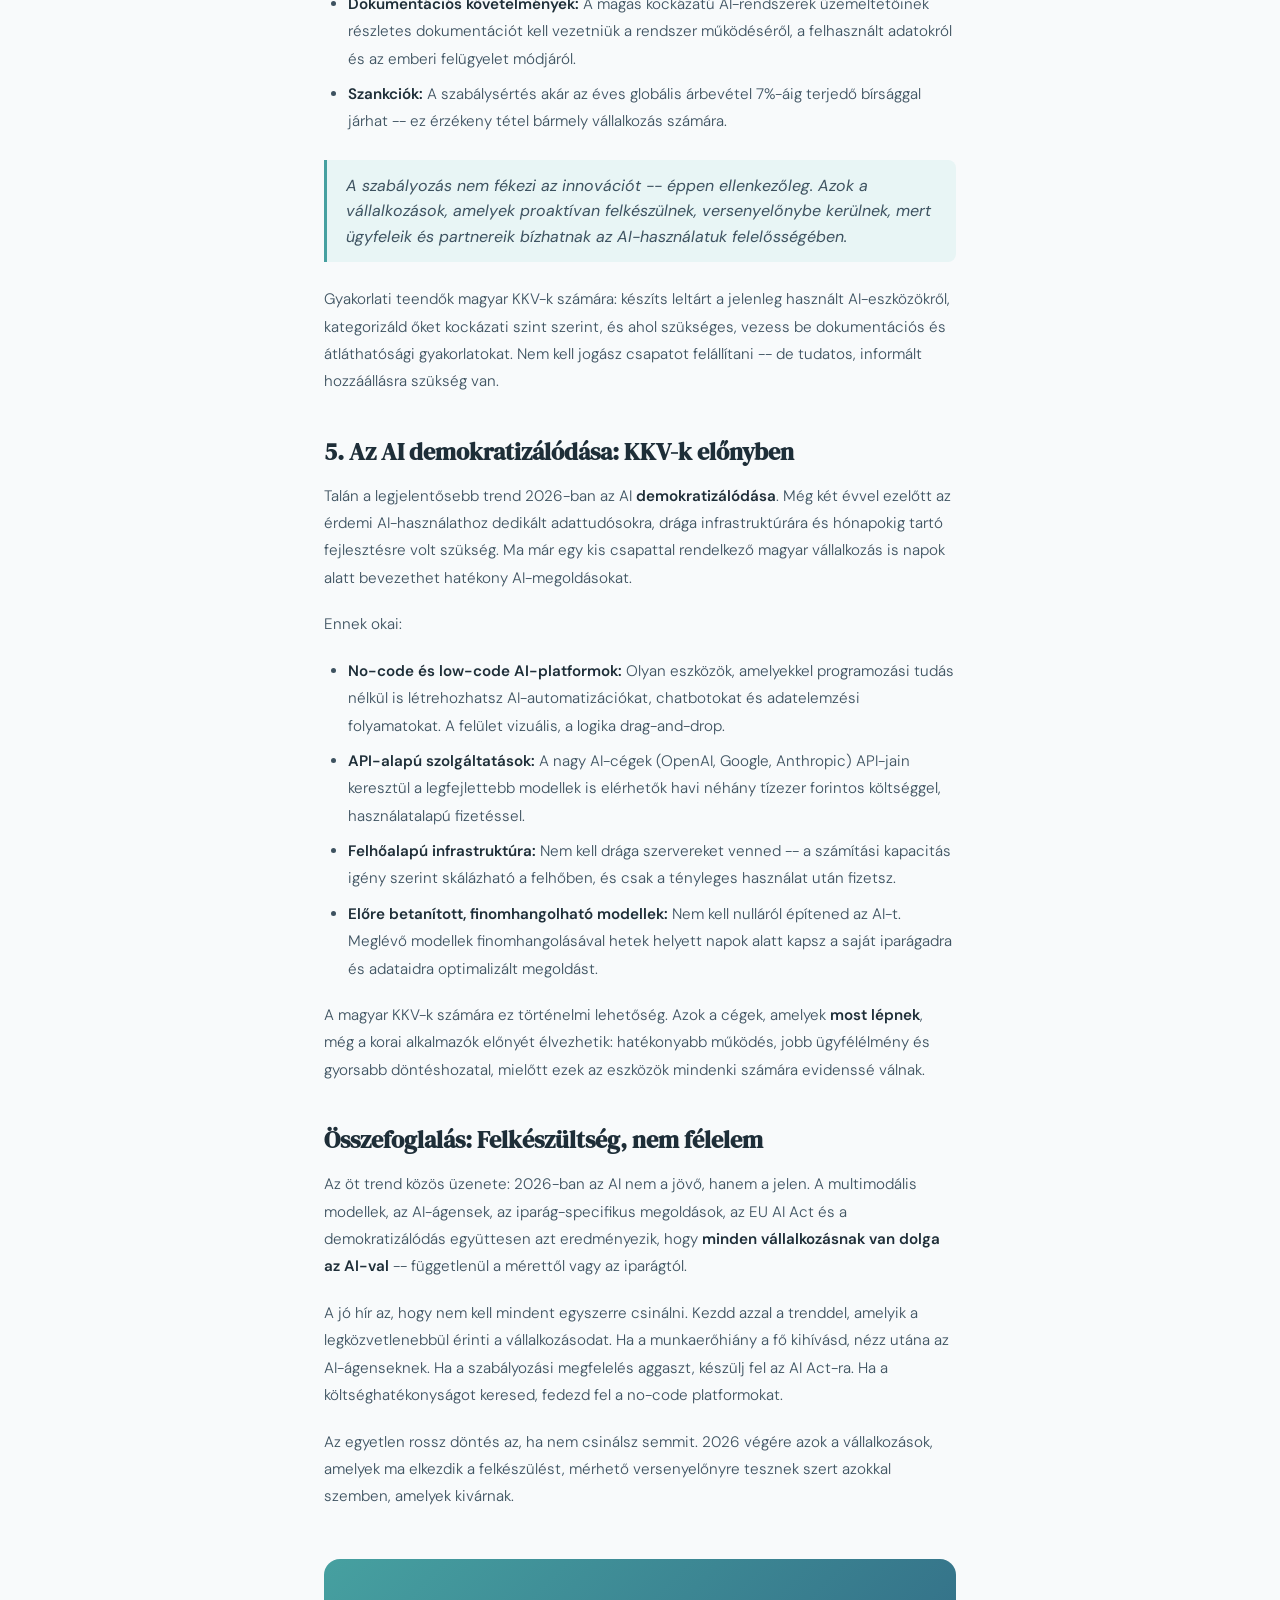
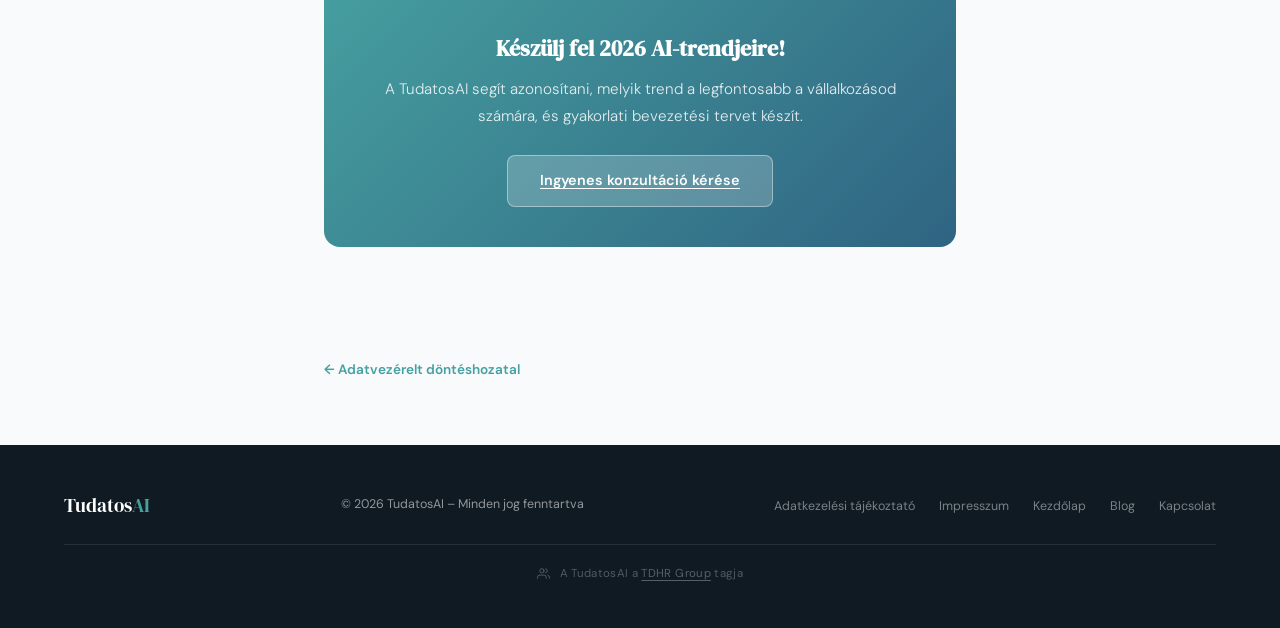
<file: blog/ai-jovoje-2026.html>
<!DOCTYPE html>
<html lang="hu">
<head>
<meta charset="UTF-8">
<meta name="viewport" content="width=device-width,initial-scale=1.0">
<title>Az AI jövője 2026-ban: 5 trend amit követned kell | TudatosAI Blog</title>
<meta name="description" content="Ismerd meg 2026 öt legfontosabb AI-trendjét: multimodális modellek, AI-ágensek, iparág-specifikus megoldások, EU AI Act hatása és az AI demokratizálódása.">
<link rel="canonical" href="https://tudatosai.hu/blog/ai-jovoje-2026.html">
<meta property="og:type" content="article">
<meta property="og:title" content="Az AI jövője 2026-ban: 5 trend amit követned kell">
<meta property="og:description" content="Ismerd meg 2026 öt legfontosabb AI-trendjét: multimodális modellek, AI-ágensek, iparág-specifikus megoldások, EU AI Act hatása és az AI demokratizálódása.">
<meta property="og:url" content="https://tudatosai.hu/blog/ai-jovoje-2026.html">
<meta property="og:site_name" content="TudatosAI">
<meta property="og:locale" content="hu_HU">
<meta property="article:published_time" content="2026-01-18">
<meta property="article:author" content="TudatosAI">
<script type="application/ld+json">
{
  "@context":"https://schema.org",
  "@type":"Article",
  "headline":"Az AI jövője 2026-ban: 5 trend amit követned kell",
  "description":"Ismerd meg 2026 öt legfontosabb AI-trendjét: multimodális modellek, AI-ágensek, iparág-specifikus megoldások, EU AI Act hatása és az AI demokratizálódása.",
  "datePublished":"2026-01-18",
  "dateModified":"2026-01-18",
  "author":{"@type":"Organization","name":"TudatosAI","url":"https://tudatosai.hu"},
  "publisher":{"@type":"Organization","name":"TudatosAI","url":"https://tudatosai.hu"},
  "mainEntityOfPage":{"@type":"WebPage","@id":"https://tudatosai.hu/blog/ai-jovoje-2026.html"},
  "inLanguage":"hu",
  "keywords":["AI trendek 2026","mesterséges intelligencia jövője","EU AI Act","AI ágensek","multimodális AI"]
}
</script>
<link href="https://fonts.googleapis.com/css2?family=DM+Sans:wght@300;400;500;600;700&family=DM+Serif+Display&display=swap" rel="stylesheet">
<link rel="stylesheet" href="/chatbot-widget.css">
<style>
:root {
  --gold:#D29B01; --gold-light:#F5E8B0; --gold-pale:#FBF5E0;
  --blue:#2F6482; --blue-light:#EAF2F7;
  --teal:#46A0A0; --teal-light:#E8F5F5; --teal-dark:#357878;
  --bg-page:#F8FAFB; --bg-card:#FFFFFF; --bg-alt:#F0F5F7;
  --bg-nav:rgba(255,255,255,0.94); --border:#DDE7EC;
  --text:#1E2E38; --text-mid:#3D5260; --text-muted:#6B8290;
  --shadow-sm:0 2px 10px rgba(47,100,130,.07);
  --shadow-md:0 8px 28px rgba(47,100,130,.11);
}
[data-theme="dark"] {
  --bg-page:#1F2F3D; --bg-card:#283D4E; --bg-alt:#243545;
  --bg-nav:rgba(31,47,61,0.96); --border:#446070;
  --text:#F0F5F8; --text-mid:#C4DAE5; --text-muted:#96B5C6;
  --shadow-sm:0 2px 10px rgba(0,0,0,.2); --shadow-md:0 8px 28px rgba(0,0,0,.3);
  --blue-light:#2E4858; --teal-light:#284242; --gold-pale:#352E08;
}
*,*::before,*::after{box-sizing:border-box;margin:0;padding:0;}
html{scroll-behavior:smooth;}
body{background:var(--bg-page);color:var(--text);font-family:'DM Sans',sans-serif;font-size:16px;line-height:1.6;overflow-x:hidden;transition:background .3s,color .3s;}
a{text-decoration:none;color:inherit;}
nav{position:fixed;top:0;left:0;right:0;z-index:300;background:var(--bg-nav);backdrop-filter:blur(10px);border-bottom:1px solid var(--border);height:68px;display:flex;align-items:center;padding:0 5%;gap:1.5rem;transition:background .3s,border-color .3s;}
.logo{font-family:'DM Serif Display',serif;font-size:1.45rem;color:var(--text);letter-spacing:-.01em;white-space:nowrap;}
.logo em{color:var(--teal);font-style:normal;}
.nav-links{display:flex;gap:1.6rem;list-style:none;align-items:center;margin-left:auto;}
.nav-links a{color:var(--text-muted);font-size:.875rem;font-weight:500;transition:color .2s;white-space:nowrap;}
.nav-links a:hover,.nav-links a.active{color:var(--teal);}
.nav-actions{display:flex;align-items:center;gap:.7rem;flex-shrink:0;}
.dark-toggle{width:36px;height:36px;background:var(--bg-alt);border:1px solid var(--border);border-radius:8px;cursor:pointer;display:flex;align-items:center;justify-content:center;transition:background .2s;}
.dark-toggle:hover{background:var(--border);}
.dark-toggle svg{width:18px;height:18px;fill:none;stroke:var(--text-muted);stroke-width:1.8;stroke-linecap:round;stroke-linejoin:round;}
.icon-moon{display:block;} .icon-sun{display:none;}
[data-theme="dark"] .icon-moon{display:none;} [data-theme="dark"] .icon-sun{display:block;}
.nav-cta{padding:0 1.2rem;height:36px;background:var(--teal);color:#fff!important;border-radius:8px;font-weight:600!important;font-size:.85rem!important;display:inline-flex;align-items:center;transition:background .2s,transform .15s!important;}
.nav-cta:hover{background:var(--blue)!important;transform:translateY(-1px);}
.nav-hamburger{display:none;flex-direction:column;gap:5px;cursor:pointer;padding:6px;margin-left:auto;background:none;border:none;}
.nav-hamburger span{display:block;width:22px;height:2px;background:var(--text);border-radius:2px;transition:transform .3s,opacity .3s;}
.nav-hamburger.open span:nth-child(1){transform:translateY(7px) rotate(45deg);}
.nav-hamburger.open span:nth-child(2){opacity:0;}
.nav-hamburger.open span:nth-child(3){transform:translateY(-7px) rotate(-45deg);}
.mobile-nav{display:none;position:fixed;top:68px;left:0;right:0;z-index:299;background:var(--bg-card);border-bottom:1px solid var(--border);padding:1.5rem 5%;flex-direction:column;gap:1rem;box-shadow:var(--shadow-md);}
.mobile-nav.open{display:flex;}
.mobile-nav a{color:var(--text);font-weight:500;padding:.4rem 0;border-bottom:1px solid var(--border);}
.post-header{padding:120px 5% 2rem;background:linear-gradient(135deg,#2a1a3a 0%,#46A0A0 40%,#D29B01 100%);transition:background .3s;}
.post-header-inner{max-width:760px;margin:0 auto;}
.post-tag{display:inline-block;padding:.2rem .6rem;border-radius:100px;background:var(--teal-light);color:var(--teal);font-size:.68rem;font-weight:600;letter-spacing:.04em;margin-bottom:.8rem;}
.post-title{font-family:'DM Serif Display',serif;font-size:clamp(1.8rem,3.5vw,2.6rem);line-height:1.2;color:var(--text);margin-bottom:1rem;}
.post-meta{font-size:.82rem;color:var(--text-muted);display:flex;gap:1rem;align-items:center;}
.post-header .post-title{color:#fff;}
.post-header .post-meta{color:rgba(255,255,255,.7);}
.post-body{max-width:760px;margin:0 auto;padding:3rem 5% 4rem;}
.post-body h2{font-family:'DM Serif Display',serif;font-size:1.5rem;color:var(--text);margin:2.5rem 0 1rem;line-height:1.3;}
.post-body h3{font-size:1.1rem;font-weight:600;color:var(--text);margin:2rem 0 .8rem;}
.post-body p{font-size:.95rem;color:var(--text-mid);line-height:1.8;margin-bottom:1.2rem;font-weight:300;}
.post-body ul,.post-body ol{padding-left:1.5rem;margin-bottom:1.2rem;}
.post-body li{font-size:.95rem;color:var(--text-mid);line-height:1.8;margin-bottom:.5rem;font-weight:300;}
.post-body blockquote{border-left:3px solid var(--teal);padding:.8rem 1.2rem;background:var(--teal-light);border-radius:0 8px 8px 0;margin:1.5rem 0;font-style:italic;color:var(--text-mid);}
.post-body strong{color:var(--text);font-weight:600;}
.post-body a{color:var(--teal);text-decoration:underline;text-underline-offset:3px;}
.post-cta{background:linear-gradient(135deg,var(--teal) 0%,var(--blue) 100%);border-radius:16px;padding:2.5rem;text-align:center;margin:3rem 0;}
.post-cta h3{font-family:'DM Serif Display',serif;color:#fff;font-size:1.4rem;margin-bottom:.6rem;}
.post-cta p{color:rgba(255,255,255,.85);font-size:.95rem;margin-bottom:1.5rem;font-weight:300;}
.post-cta .btn-fill{background:rgba(255,255,255,.2);border:1.5px solid rgba(255,255,255,.4);color:#fff;padding:.85rem 2rem;border-radius:8px;font-family:'DM Sans',sans-serif;font-size:.9rem;font-weight:600;display:inline-flex;align-items:center;transition:background .2s;}
.post-cta .btn-fill:hover{background:rgba(255,255,255,.3);}
.post-nav{display:flex;justify-content:space-between;gap:1rem;max-width:760px;margin:0 auto;padding:0 5% 4rem;flex-wrap:wrap;}
.post-nav-link{font-size:.85rem;color:var(--teal);font-weight:600;transition:color .2s;}
.post-nav-link:hover{color:var(--blue);}
.post-nav-link.next{margin-left:auto;}
footer{background:#0F1A22;color:rgba(255,255,255,.55);padding:2.8rem 5%;}
[data-theme="dark"] footer{background:#080E14;}
.footer-top{display:flex;justify-content:space-between;align-items:center;flex-wrap:wrap;gap:1rem;padding-bottom:1.5rem;border-bottom:1px solid rgba(255,255,255,.1);margin-bottom:1.2rem;}
.footer-logo{font-family:'DM Serif Display',serif;font-size:1.2rem;color:#fff;}
.footer-logo em{color:var(--teal);font-style:normal;}
.footer-copy{font-size:.78rem;}
.footer-links{display:flex;gap:1.5rem;list-style:none;}
.footer-links a{color:rgba(255,255,255,.45);font-size:.78rem;cursor:pointer;transition:color .2s;}
.footer-links a:hover{color:var(--teal);}
.footer-bottom{display:flex;align-items:center;justify-content:center;gap:.6rem;opacity:.5;}
.footer-bottom svg{width:13px;height:13px;stroke:currentColor;fill:none;stroke-width:1.8;stroke-linecap:round;stroke-linejoin:round;}
.footer-bottom span{font-size:.72rem;letter-spacing:.03em;}
.footer-bottom a{color:rgba(255,255,255,.6);text-decoration:underline;text-underline-offset:3px;transition:color .2s;}
.footer-bottom a:hover{color:var(--teal);}
@media(max-width:768px){
  .nav-links,.nav-cta{display:none;}.nav-hamburger{display:flex;}.nav-actions{margin-left:auto;}
  .post-header{padding:100px 4% 2rem;}.post-nav{flex-direction:column;}
  .footer-top{flex-direction:column;text-align:center;align-items:center;}
}
</style>
<link rel="icon" type="image/svg+xml" href="/favicon.svg">
</head>
<body>

<nav>
  <a href="/" class="logo">Tudatos<em>AI</em></a>
  <ul class="nav-links">
    <li><a href="/">Kezdőlap</a></li>
    <li><a href="/blog/" class="active">Blog</a></li>
    <li><a href="/#contact">Kapcsolat</a></li>
  </ul>
  <div class="nav-actions">
    <button class="dark-toggle" type="button" onclick="toggleDark()" aria-label="Toggle dark mode">
      <svg class="icon-moon" viewBox="0 0 24 24"><path d="M21 12.79A9 9 0 1 1 11.21 3a7 7 0 0 0 9.79 9.79z"/></svg>
      <svg class="icon-sun" viewBox="0 0 24 24"><circle cx="12" cy="12" r="5"/><line x1="12" y1="1" x2="12" y2="3"/><line x1="12" y1="21" x2="12" y2="23"/><line x1="4.22" y1="4.22" x2="5.64" y2="5.64"/><line x1="18.36" y1="18.36" x2="19.78" y2="19.78"/><line x1="1" y1="12" x2="3" y2="12"/><line x1="21" y1="12" x2="23" y2="12"/><line x1="4.22" y1="19.78" x2="5.64" y2="18.36"/><line x1="18.36" y1="5.64" x2="19.78" y2="4.22"/></svg>
    </button>
    <a href="/#contact" class="nav-cta">Kapcsolat</a>
    <button class="nav-hamburger" id="hamburger" type="button" aria-label="Menu" onclick="toggleMobileNav()"><span></span><span></span><span></span></button>
  </div>
</nav>
<div class="mobile-nav" id="mobileNav">
  <a href="/" onclick="closeMobileNav()">Kezdőlap</a>
  <a href="/blog/" onclick="closeMobileNav()">Blog</a>
  <a href="/#contact" onclick="closeMobileNav()">Kapcsolat</a>
</div>

<header class="post-header">
  <div class="post-header-inner">
    <span class="post-tag">Trendek</span>
    <h1 class="post-title">Az AI jövője 2026-ban: 5 trend amit követned kell</h1>
    <div class="post-meta">
      <span>2026. január 18.</span>
      <span>·</span>
      <span>7 perc olvasás</span>
    </div>
  </div>
</header>

<article class="post-body">

  <p>A mesterséges intelligencia fejlődési üteme az utóbbi években exponenciális volt, és 2026 sem lesz kivétel. Ami tavaly még kísérleti technológiának számított, az idén már mainstream üzleti eszközzé válik. A magyar vállalkozások számára a kérdés nem az, hogy <strong>fog-e hatni rájuk az AI</strong>, hanem az, hogy felkészültek-e a változásokra, vagy a versenytársaik előnybe kerülnek.</p>

  <p>Összegyűjtöttük az öt legfontosabb AI-trendet, amelyek 2026-ban alapvetően formálják át az üzleti környezetet. Nem futurisztikus álmodozásról van szó -- ezek a trendek már itt vannak, és a gyakorlatban is alkalmazhatók.</p>

  <h2>1. Multimodális AI-modellek: A szövegen túl</h2>

  <p>2024-ben és 2025-ben a legtöbb vállalkozás a szöveges AI-vel ismerkedett meg -- chatbotok, szövegírás, e-mail-automatizálás. 2026-ban a <strong>multimodális modellek</strong> válnak meghatározóvá: ezek az AI-rendszerek egyszerre értik és dolgozzák fel a szöveget, képet, hangot és videót.</p>

  <p>Mit jelent ez a gyakorlatban egy magyar vállalkozás számára?</p>

  <ul>
    <li><strong>Ügyfélszolgálat:</strong> Az AI nem csak a szöveges chat-üzeneteket érti meg, hanem az ügyfél által feltöltött képeket is elemzi. Egy biztosító ügyfelei egyszerűen lefotózzák a kárt, és az AI automatikusan kategorizálja, becsüli a költséget és elindítja a folyamatot.</li>
    <li><strong>Minőségellenőrzés:</strong> A gyártóüzemekben az AI vizuálisan ellenőrzi a termékeket a futószalagon, és valós időben jelzi a hibákat -- emberi szem számára láthatatlan eltéréseket is felismerve.</li>
    <li><strong>Dokumentumfeldolgozás:</strong> A multimodális AI képes egy beszkennelt, kézzel írt számlát értelmezni, a benne szereplő táblázatot digitalizálni és a releváns adatokat automatikusan a könyvelési rendszerbe továbbítani.</li>
    <li><strong>Marketing:</strong> Egyetlen prompt alapján az AI szöveget, képet és akár rövid videót is generál, drámaian csökkentve a tartalomgyártás idejét és költségét.</li>
  </ul>

  <p>A magyar KKV-k számára ez azért fontos, mert a multimodális képességek <strong>csökkentik a belépési küszöböt</strong>: már nem kell külön megoldásokat integrálni szöveghez, képhez és hanghoz -- egyetlen rendszer mindent kezel.</p>

  <h2>2. AI-ágensek: Az automatizáció új szintje</h2>

  <p>2025-ben az AI-automatizáció jellemzően egyetlen feladatot hajtott végre: megírt egy e-mailt, összefoglalt egy dokumentumot, vagy válaszolt egy kérdésre. 2026-ban az <strong>AI-ágensek</strong> (AI agents) veszik át a terepet -- ezek olyan autonóm rendszerek, amelyek több lépésből álló, összetett feladatokat képesek önállóan végrehajtani.</p>

  <p>Egy AI-ágens nem egyszerűen válaszol a kérdésedre. Megérti a célt, megtervezi a lépéseket, végrehajtja őket, ellenőrzi az eredményt, és szükség esetén korrigál. Például:</p>

  <ul>
    <li><strong>Értékesítési ágens:</strong> Automatikusan azonosítja a CRM-ben a legígéretesebb leadeket, személyre szabott ajánlatot állít össze, elküldi a megfelelő időpontban, nyomon követi a megnyitási arányokat, és csak akkor eszkalálja az értékesítőhöz, ha valódi érdeklődés mutatkozik.</li>
    <li><strong>Beszerzési ágens:</strong> Monitorozza a készletszinteket, összehasonlítja a beszállítói árakat, elkészíti a rendelést, és jóváhagyásra továbbítja a megfelelő személynek -- mindezt emberi beavatkozás nélkül.</li>
    <li><strong>HR-ágens:</strong> Szűri a beérkező önéletrajzokat, rangsorolja a jelölteket, egyezteti az interjúidőpontokat, és felkészítő anyagot küld a hiring managernek.</li>
  </ul>

  <blockquote>Az AI-ágensek nem az embert helyettesítik, hanem a rutinszerű, többlépéses folyamatokat veszik át, felszabadítva az emberi kapacitást a stratégiai gondolkodásra és a kapcsolatépítésre.</blockquote>

  <p>A magyar piacon ez különösen releváns, mert a munkaerőhiány továbbra is komoly kihívás. Az AI-ágensek nem új munkavállalót pótolnak, hanem a meglévő csapatot tehermentesítik azoktól a feladatoktól, amelyek nem igényelnek emberi kreativitást vagy empátiát.</p>

  <h2>3. Iparág-specifikus AI-megoldások</h2>

  <p>Az általános célú AI-eszközök (ChatGPT, Gemini, Claude) továbbra is hasznosak, de 2026-ban az igazi áttörés az <strong>iparág-specifikus AI-megoldásoknál</strong> következik be. Ezek a rendszerek az adott szektor terminológiáját, szabályozási környezetét és üzleti logikáját ismerik, ezért sokkal pontosabb és relevánsabb eredményeket adnak.</p>

  <p>Példák, amelyek a magyar piacon is megjelennek:</p>

  <ul>
    <li><strong>Egészségügy:</strong> AI-rendszerek, amelyek a magyar egészségügyi protokollokat ismerik, és segítenek a diagnosztikában, a betegirányításban és az adminisztrációs terhek csökkentésében.</li>
    <li><strong>Építőipar:</strong> Projekttervező AI, amely a magyar építési szabványokat és engedélyezési eljárásokat figyelembe véve optimalizálja az ütemezést és a költségbecslést.</li>
    <li><strong>Mezőgazdaság:</strong> Precíziós gazdálkodási AI, amely a magyar éghajlati és talajviszonyokat ismerve ad termésoptimalizálási javaslatokat.</li>
    <li><strong>Kiskereskedelem:</strong> Olyan AI, amely a magyar fogyasztói szokásokat, szezonalitást és árszinteket ismerve optimalizálja a készletgazdálkodást és az árazást.</li>
  </ul>

  <p>Ez a trend jó hír a KKV-knak: az iparág-specifikus megoldások <strong>gyorsabban telepíthetők és kevesebb testreszabást igényelnek</strong>, mert alapból a megfelelő kontextussal rendelkeznek.</p>

  <h2>4. Az EU AI Act érvényesítése: Szabályozás a gyakorlatban</h2>

  <p>Az Európai Unió mesterséges intelligenciáról szóló rendelete (AI Act) 2024-ben lépett hatályba, de az érdemi <strong>végrehajtás 2026-ban kezdődik</strong>. Ez a világ első átfogó AI-szabályozása, és közvetlenül érinti az EU-ban működő vállalkozásokat -- beleértve a magyar cégeket is.</p>

  <p>A legfontosabb tudnivalók:</p>

  <ul>
    <li><strong>Kockázatalapú megközelítés:</strong> Az AI Act négy kockázati kategóriába sorolja az AI-rendszereket (elfogadhatatlan, magas, korlátozott, minimális). A legtöbb üzleti AI-alkalmazás a minimális vagy korlátozott kategóriába esik, de ha HR-döntésekhez, hitelbírálathoz vagy biztonsági rendszerekhez használsz AI-t, magasabb követelményeknek kell megfelelned.</li>
    <li><strong>Átláthatósági kötelezettségek:</strong> Ha chatbotot vagy AI-generált tartalmat használsz ügyfélkommunikációra, jelezned kell, hogy mesterséges intelligenciával beszélgetnek, illetve hogy a tartalmat AI generálta.</li>
    <li><strong>Dokumentációs követelmények:</strong> A magas kockázatú AI-rendszerek üzemeltetőinek részletes dokumentációt kell vezetniük a rendszer működéséről, a felhasznált adatokról és az emberi felügyelet módjáról.</li>
    <li><strong>Szankciók:</strong> A szabálysértés akár az éves globális árbevétel 7%-áig terjedő bírsággal járhat -- ez érzékeny tétel bármely vállalkozás számára.</li>
  </ul>

  <blockquote>A szabályozás nem fékezi az innovációt -- éppen ellenkezőleg. Azok a vállalkozások, amelyek proaktívan felkészülnek, versenyelőnybe kerülnek, mert ügyfeleik és partnereik bízhatnak az AI-használatuk felelősségében.</blockquote>

  <p>Gyakorlati teendők magyar KKV-k számára: készíts leltárt a jelenleg használt AI-eszközökről, kategorizáld őket kockázati szint szerint, és ahol szükséges, vezess be dokumentációs és átláthatósági gyakorlatokat. Nem kell jogász csapatot felállítani -- de tudatos, informált hozzáállásra szükség van.</p>

  <h2>5. Az AI demokratizálódása: KKV-k előnyben</h2>

  <p>Talán a legjelentősebb trend 2026-ban az AI <strong>demokratizálódása</strong>. Még két évvel ezelőtt az érdemi AI-használathoz dedikált adattudósokra, drága infrastruktúrára és hónapokig tartó fejlesztésre volt szükség. Ma már egy kis csapattal rendelkező magyar vállalkozás is napok alatt bevezethet hatékony AI-megoldásokat.</p>

  <p>Ennek okai:</p>

  <ul>
    <li><strong>No-code és low-code AI-platformok:</strong> Olyan eszközök, amelyekkel programozási tudás nélkül is létrehozhatsz AI-automatizációkat, chatbotokat és adatelemzési folyamatokat. A felület vizuális, a logika drag-and-drop.</li>
    <li><strong>API-alapú szolgáltatások:</strong> A nagy AI-cégek (OpenAI, Google, Anthropic) API-jain keresztül a legfejlettebb modellek is elérhetők havi néhány tízezer forintos költséggel, használatalapú fizetéssel.</li>
    <li><strong>Felhőalapú infrastruktúra:</strong> Nem kell drága szervereket venned -- a számítási kapacitás igény szerint skálázható a felhőben, és csak a tényleges használat után fizetsz.</li>
    <li><strong>Előre betanított, finomhangolható modellek:</strong> Nem kell nulláról építened az AI-t. Meglévő modellek finomhangolásával hetek helyett napok alatt kapsz a saját iparágadra és adataidra optimalizált megoldást.</li>
  </ul>

  <p>A magyar KKV-k számára ez történelmi lehetőség. Azok a cégek, amelyek <strong>most lépnek</strong>, még a korai alkalmazók előnyét élvezhetik: hatékonyabb működés, jobb ügyfélélmény és gyorsabb döntéshozatal, mielőtt ezek az eszközök mindenki számára evidenssé válnak.</p>

  <h2>Összefoglalás: Felkészültség, nem félelem</h2>

  <p>Az öt trend közös üzenete: 2026-ban az AI nem a jövő, hanem a jelen. A multimodális modellek, az AI-ágensek, az iparág-specifikus megoldások, az EU AI Act és a demokratizálódás együttesen azt eredményezik, hogy <strong>minden vállalkozásnak van dolga az AI-val</strong> -- függetlenül a mérettől vagy az iparágtól.</p>

  <p>A jó hír az, hogy nem kell mindent egyszerre csinálni. Kezdd azzal a trenddel, amelyik a legközvetlenebbül érinti a vállalkozásodat. Ha a munkaerőhiány a fő kihívásd, nézz utána az AI-ágenseknek. Ha a szabályozási megfelelés aggaszt, készülj fel az AI Act-ra. Ha a költséghatékonyságot keresed, fedezd fel a no-code platformokat.</p>

  <p>Az egyetlen rossz döntés az, ha nem csinálsz semmit. 2026 végére azok a vállalkozások, amelyek ma elkezdik a felkészülést, mérhető versenyelőnyre tesznek szert azokkal szemben, amelyek kivárnak.</p>

  <div class="post-cta">
    <h3>Készülj fel 2026 AI-trendjeire!</h3>
    <p>A TudatosAI segít azonosítani, melyik trend a legfontosabb a vállalkozásod számára, és gyakorlati bevezetési tervet készít.</p>
    <a href="/#contact" class="btn-fill">Ingyenes konzultáció kérése</a>
  </div>

</article>

<div class="post-nav">
  <a href="ai-adat-donteshozatal.html" class="post-nav-link prev">&larr; Adatvezérelt döntéshozatal</a>
</div>

<footer>
  <div class="footer-top">
    <a href="/" class="footer-logo">Tudatos<em>AI</em></a>
    <div class="footer-copy">&copy; 2026 TudatosAI – Minden jog fenntartva</div>
    <ul class="footer-links">
      <li><a href="https://tudatosdiak.hu/adatkezelesi-tajekoztato">Adatkezelési tájékoztató</a></li>
      <li><a href="https://tudatosdiak.hu/impresszum">Impresszum</a></li>
      <li><a href="/">Kezdőlap</a></li>
      <li><a href="/blog/">Blog</a></li>
      <li><a href="/#contact">Kapcsolat</a></li>
    </ul>
  </div>
  <div class="footer-bottom">
    <svg viewBox="0 0 24 24"><path d="M17 21v-2a4 4 0 0 0-4-4H5a4 4 0 0 0-4 4v2"/><circle cx="9" cy="7" r="4"/><path d="M23 21v-2a4 4 0 0 0-3-3.87"/><path d="M16 3.13a4 4 0 0 1 0 7.75"/></svg>
    <span>A TudatosAI a <a href="https://tdhr.hu" target="_blank">TDHR Group</a> tagja</span>
  </div>
</footer>
<script>
function toggleDark(){const h=document.documentElement,d=h.getAttribute('data-theme')==='dark';h.setAttribute('data-theme',d?'light':'dark');localStorage.setItem('theme',d?'light':'dark');}
(function(){const s=localStorage.getItem('theme'),p=window.matchMedia('(prefers-color-scheme: dark)').matches;if(s==='dark'||(!s&&p))document.documentElement.setAttribute('data-theme','dark');})();
function toggleMobileNav(){document.getElementById('mobileNav').classList.toggle('open');document.getElementById('hamburger').classList.toggle('open');}
function closeMobileNav(){document.getElementById('mobileNav').classList.remove('open');document.getElementById('hamburger').classList.remove('open');}
</script>
<script src="/chatbot-widget.js"></script>
</body>
</html>
</file>
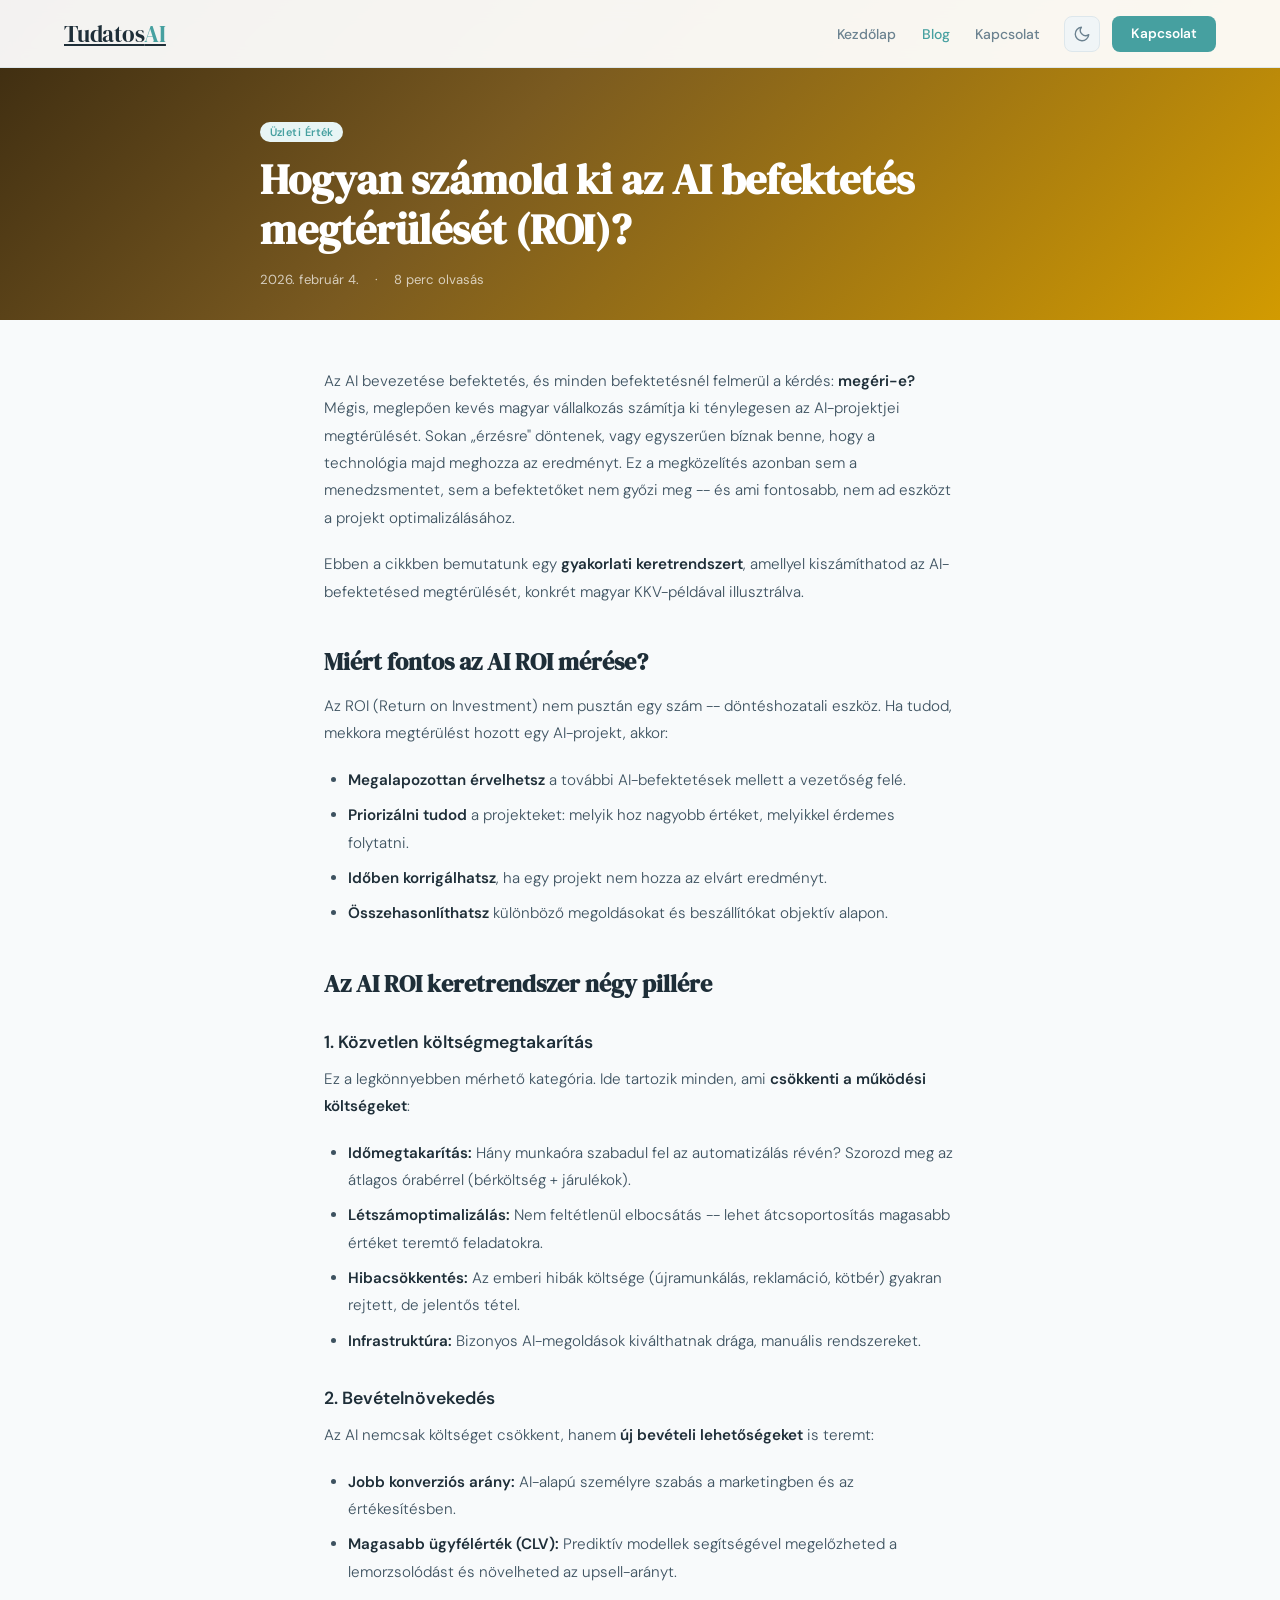
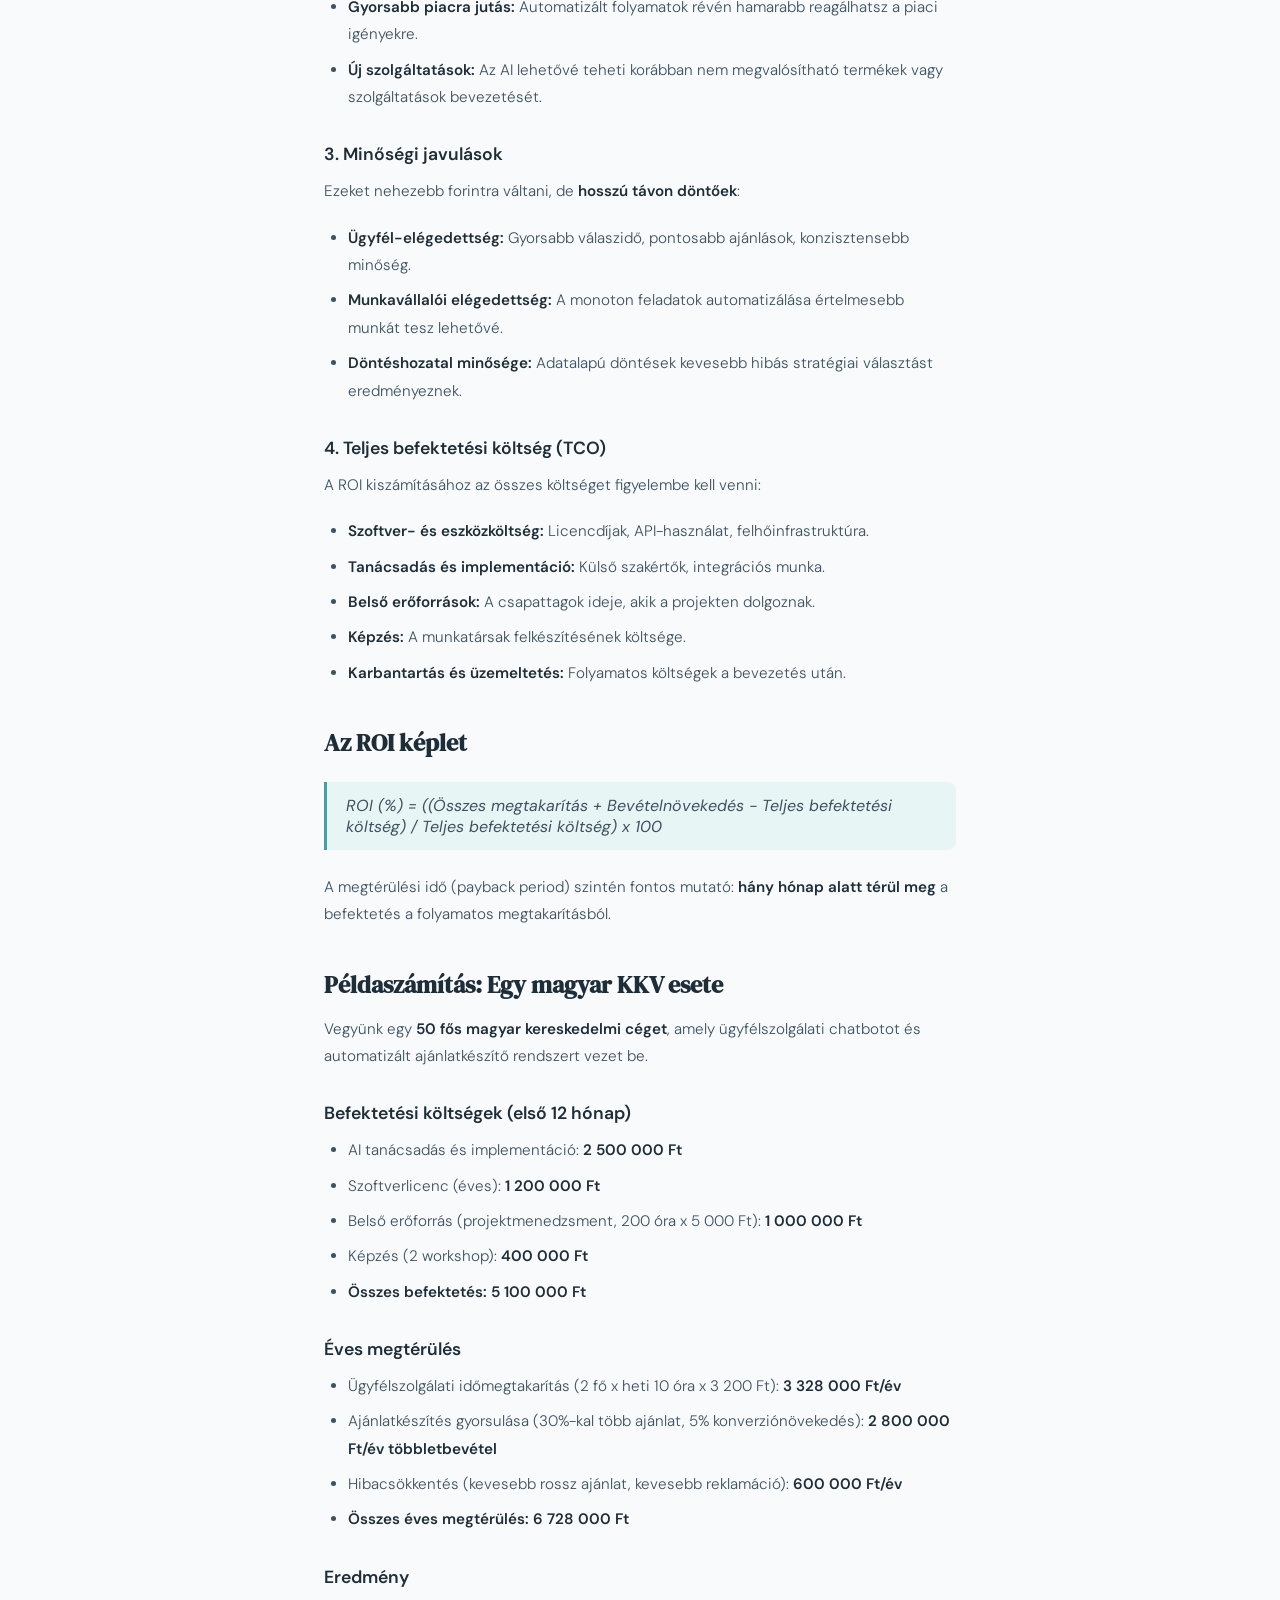
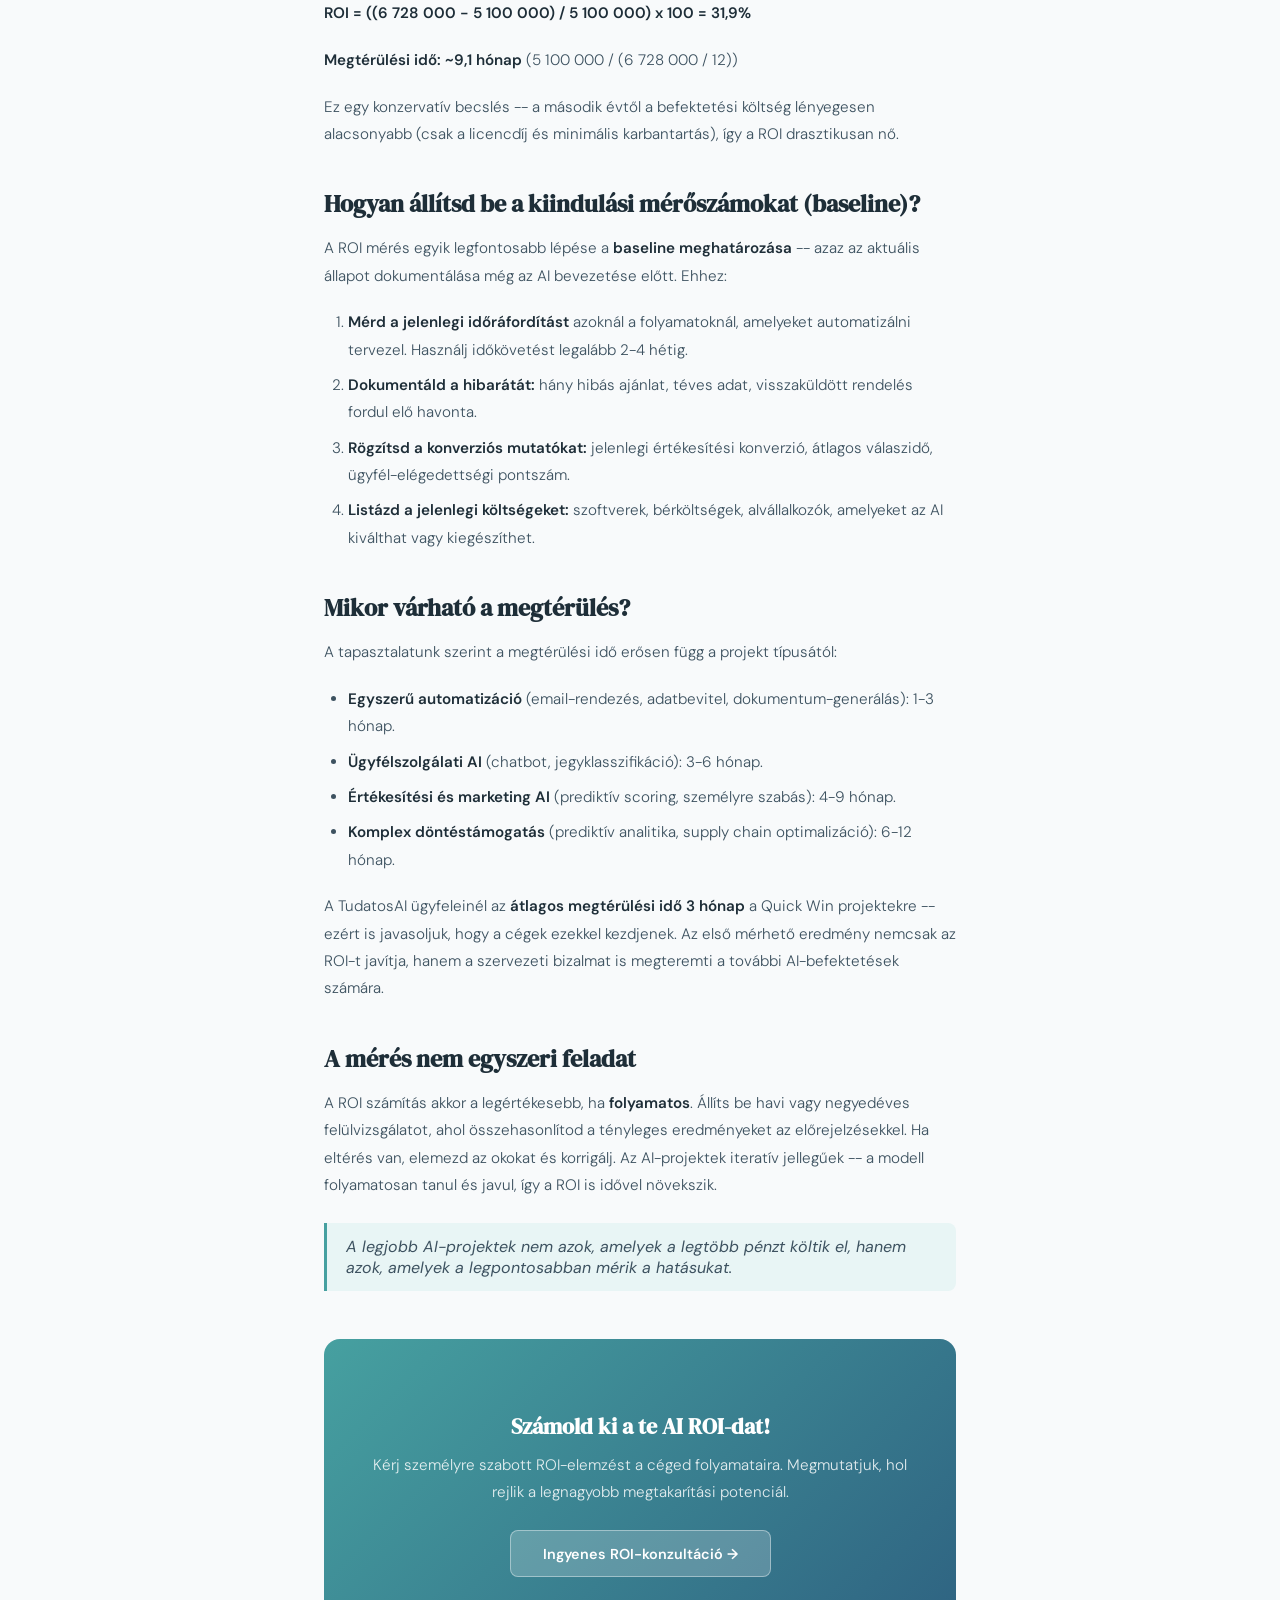
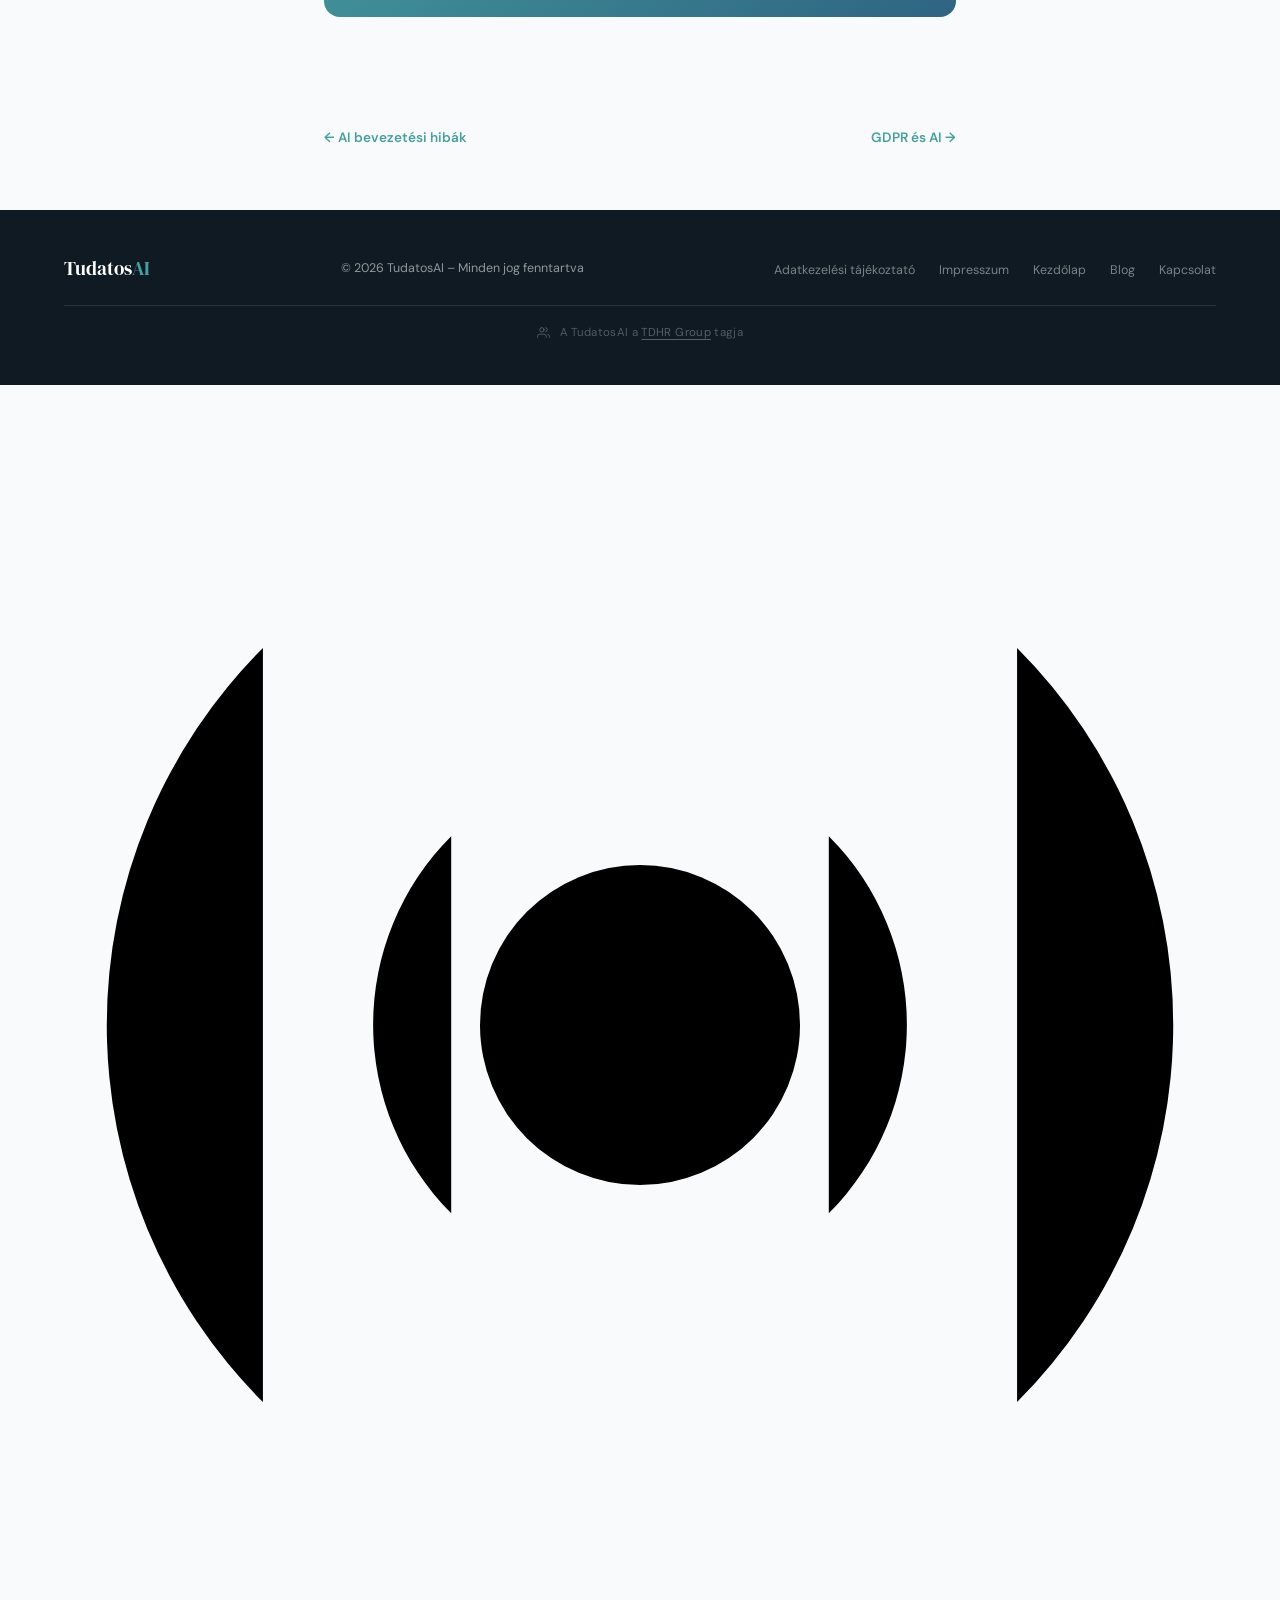
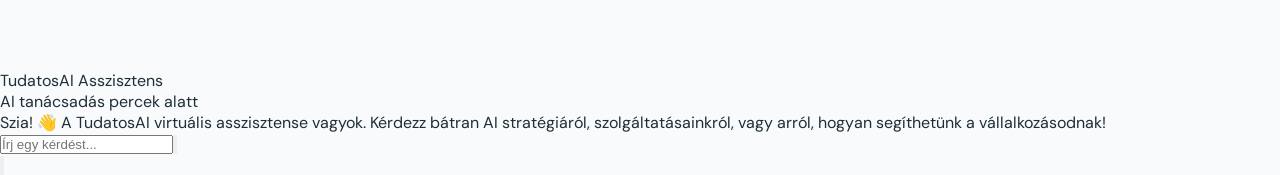
<file: blog/ai-roi-szamitas.html>
<!DOCTYPE html>
<html lang="hu">
<head>
<meta charset="UTF-8">
<meta name="viewport" content="width=device-width,initial-scale=1">
<title>Hogyan számold ki az AI befektetés megtérülését (ROI)? | TudatosAI Blog</title>
<meta name="description" content="Gyakorlati keretrendszer az AI-befektetések megtérülésének kiszámításához magyar KKV-k számára. Konkrét képletek, példaszámítás és mérési módszertan.">
<link rel="canonical" href="https://tudatosai.hu/blog/ai-roi-szamitas.html">
<link href="https://fonts.googleapis.com/css2?family=DM+Sans:wght@300;400;500;600;700&family=DM+Serif+Display&display=swap" rel="stylesheet">
<script type="application/ld+json">
{
  "@context":"https://schema.org",
  "@type":"Article",
  "headline":"Hogyan számold ki az AI befektetés megtérülését (ROI)?",
  "description":"Gyakorlati keretrendszer az AI-befektetések megtérülésének kiszámításához magyar KKV-k számára. Konkrét képletek, példaszámítás és mérési módszertan.",
  "datePublished":"2026-02-04",
  "dateModified":"2026-02-04",
  "author":{"@type":"Organization","name":"TudatosAI","url":"https://tudatosai.hu"},
  "publisher":{"@type":"Organization","name":"TudatosAI","url":"https://tudatosai.hu","logo":{"@type":"ImageObject","url":"https://tudatosai.hu/logo.png"}},
  "mainEntityOfPage":{"@type":"WebPage","@id":"https://tudatosai.hu/blog/ai-roi-szamitas.html"},
  "wordCount":1000,
  "articleSection":"Üzleti Érték"
}
</script>
<style>
*,*::before,*::after{margin:0;padding:0;box-sizing:border-box;}
:root {
  --gold:#D29B01; --gold-light:#F5E8B0; --gold-pale:#FBF5E0;
  --blue:#2F6482; --blue-light:#EAF2F7;
  --teal:#46A0A0; --teal-light:#E8F5F5; --teal-dark:#357878;
  --bg-page:#F8FAFB; --bg-card:#FFFFFF; --bg-alt:#F0F5F7;
  --bg-nav:rgba(255,255,255,0.94); --border:#DDE7EC;
  --text:#1E2E38; --text-mid:#3D5260; --text-muted:#6B8290;
  --shadow-sm:0 2px 10px rgba(47,100,130,.07);
  --shadow-md:0 8px 28px rgba(47,100,130,.11);
}
[data-theme="dark"] {
  --bg-page:#1F2F3D; --bg-card:#283D4E; --bg-alt:#243545;
  --bg-nav:rgba(31,47,61,0.96); --border:#446070;
  --text:#F0F5F8; --text-mid:#C4DAE5; --text-muted:#96B5C6;
  --shadow-sm:0 2px 10px rgba(0,0,0,.2); --shadow-md:0 8px 28px rgba(0,0,0,.3);
  --blue-light:#2E4858; --teal-light:#284242; --gold-pale:#352E08;
}
html{scroll-behavior:smooth;}
body{font-family:'DM Sans',sans-serif;background:var(--bg-page);color:var(--text);transition:background .3s,color .3s;}
a{color:inherit;}

nav{position:fixed;top:0;left:0;right:0;z-index:300;background:var(--bg-nav);backdrop-filter:blur(10px);border-bottom:1px solid var(--border);height:68px;display:flex;align-items:center;padding:0 5%;gap:1.5rem;transition:background .3s,border-color .3s;}
.logo{font-family:'DM Serif Display',serif;font-size:1.45rem;color:var(--text);letter-spacing:-.01em;white-space:nowrap;}
.logo em{color:var(--teal);font-style:normal;}
.nav-links{display:flex;gap:1.6rem;list-style:none;align-items:center;margin-left:auto;}
.nav-links a{color:var(--text-muted);font-size:.875rem;font-weight:500;transition:color .2s;white-space:nowrap;text-decoration:none;}
.nav-links a:hover,.nav-links a.active{color:var(--teal);}
.nav-actions{display:flex;align-items:center;gap:.7rem;flex-shrink:0;}
.dark-toggle{width:36px;height:36px;background:var(--bg-alt);border:1px solid var(--border);border-radius:8px;cursor:pointer;display:flex;align-items:center;justify-content:center;transition:background .2s;}
.dark-toggle:hover{background:var(--border);}
.dark-toggle svg{width:18px;height:18px;fill:none;stroke:var(--text-muted);stroke-width:1.8;stroke-linecap:round;stroke-linejoin:round;}
.icon-moon{display:block;} .icon-sun{display:none;}
[data-theme="dark"] .icon-moon{display:none;} [data-theme="dark"] .icon-sun{display:block;}
.nav-cta{padding:0 1.2rem;height:36px;background:var(--teal);color:#fff!important;border-radius:8px;font-weight:600!important;font-size:.85rem!important;display:inline-flex;align-items:center;transition:background .2s,transform .15s!important;text-decoration:none;}
.nav-cta:hover{background:var(--blue)!important;transform:translateY(-1px);}
.nav-hamburger{display:none;flex-direction:column;gap:5px;cursor:pointer;padding:6px;margin-left:auto;background:none;border:none;}
.nav-hamburger span{display:block;width:22px;height:2px;background:var(--text);border-radius:2px;transition:transform .3s,opacity .3s;}
.nav-hamburger.open span:nth-child(1){transform:translateY(7px) rotate(45deg);}
.nav-hamburger.open span:nth-child(2){opacity:0;}
.nav-hamburger.open span:nth-child(3){transform:translateY(-7px) rotate(-45deg);}
.mobile-nav{display:none;position:fixed;top:68px;left:0;right:0;z-index:299;background:var(--bg-card);border-bottom:1px solid var(--border);padding:1.5rem 5%;flex-direction:column;gap:1rem;box-shadow:var(--shadow-md);}
.mobile-nav.open{display:flex;}
.mobile-nav a{color:var(--text);font-weight:500;padding:.4rem 0;border-bottom:1px solid var(--border);text-decoration:none;}

.post-header{padding:120px 5% 2rem;background:linear-gradient(135deg,#3a2a10 0%,#7a5a20 40%,#D29B01 100%);transition:background .3s;}
.post-header-inner{max-width:760px;margin:0 auto;}
.post-tag{display:inline-block;padding:.2rem .6rem;border-radius:100px;background:var(--teal-light);color:var(--teal);font-size:.68rem;font-weight:600;letter-spacing:.04em;margin-bottom:.8rem;}
.post-title{font-family:'DM Serif Display',serif;font-size:clamp(1.8rem,3.5vw,2.6rem);line-height:1.2;color:var(--text);margin-bottom:1rem;}
.post-meta{font-size:.82rem;color:var(--text-muted);display:flex;gap:1rem;align-items:center;}
.post-header .post-title{color:#fff;}
.post-header .post-meta{color:rgba(255,255,255,.7);}
.post-body{max-width:760px;margin:0 auto;padding:3rem 5% 4rem;}
.post-body h2{font-family:'DM Serif Display',serif;font-size:1.5rem;color:var(--text);margin:2.5rem 0 1rem;line-height:1.3;}
.post-body h3{font-size:1.1rem;font-weight:600;color:var(--text);margin:2rem 0 .8rem;}
.post-body p{font-size:.95rem;color:var(--text-mid);line-height:1.8;margin-bottom:1.2rem;font-weight:300;}
.post-body ul,.post-body ol{padding-left:1.5rem;margin-bottom:1.2rem;}
.post-body li{font-size:.95rem;color:var(--text-mid);line-height:1.8;margin-bottom:.5rem;font-weight:300;}
.post-body blockquote{border-left:3px solid var(--teal);padding:.8rem 1.2rem;background:var(--teal-light);border-radius:0 8px 8px 0;margin:1.5rem 0;font-style:italic;color:var(--text-mid);}
.post-body strong{color:var(--text);font-weight:600;}
.post-body a{color:var(--teal);text-decoration:underline;text-underline-offset:3px;}
.post-cta{background:linear-gradient(135deg,var(--teal) 0%,var(--blue) 100%);border-radius:16px;padding:2.5rem;text-align:center;margin:3rem 0;}
.post-cta h3{font-family:'DM Serif Display',serif;color:#fff;font-size:1.4rem;margin-bottom:.6rem;}
.post-cta p{color:rgba(255,255,255,.85);font-size:.95rem;margin-bottom:1.5rem;font-weight:300;}
.post-cta .btn-fill{background:rgba(255,255,255,.2);border:1.5px solid rgba(255,255,255,.4);color:#fff;padding:.85rem 2rem;border-radius:8px;font-family:'DM Sans',sans-serif;font-size:.9rem;font-weight:600;display:inline-flex;align-items:center;transition:background .2s;text-decoration:none;}
.post-cta .btn-fill:hover{background:rgba(255,255,255,.3);}
.post-nav{display:flex;justify-content:space-between;gap:1rem;max-width:760px;margin:0 auto;padding:0 5% 4rem;flex-wrap:wrap;}
.post-nav-link{font-size:.85rem;color:var(--teal);font-weight:600;transition:color .2s;text-decoration:none;}
.post-nav-link:hover{color:var(--blue);}
.post-nav-link.next{margin-left:auto;}

footer{background:#0F1A22;color:rgba(255,255,255,.55);padding:2.8rem 5%;}
[data-theme="dark"] footer{background:#080E14;}
.footer-top{display:flex;justify-content:space-between;align-items:center;flex-wrap:wrap;gap:1rem;padding-bottom:1.5rem;border-bottom:1px solid rgba(255,255,255,.1);margin-bottom:1.2rem;}
.footer-logo{font-family:'DM Serif Display',serif;font-size:1.2rem;color:#fff;text-decoration:none;}
.footer-logo em{color:var(--teal);font-style:normal;}
.footer-copy{font-size:.78rem;}
.footer-links{display:flex;gap:1.5rem;list-style:none;}
.footer-links a{color:rgba(255,255,255,.45);font-size:.78rem;cursor:pointer;transition:color .2s;text-decoration:none;}
.footer-links a:hover{color:var(--teal);}
.footer-bottom{display:flex;align-items:center;justify-content:center;gap:.6rem;opacity:.5;}
.footer-bottom svg{width:13px;height:13px;stroke:currentColor;fill:none;stroke-width:1.8;stroke-linecap:round;stroke-linejoin:round;}
.footer-bottom span{font-size:.72rem;letter-spacing:.03em;}
.footer-bottom a{color:rgba(255,255,255,.6);text-decoration:underline;text-underline-offset:3px;transition:color .2s;}
.footer-bottom a:hover{color:var(--teal);}
@media(max-width:768px){
  .nav-links,.nav-cta{display:none;}.nav-hamburger{display:flex;}.nav-actions{margin-left:auto;}
  .post-header{padding:100px 4% 2rem;}.post-nav{flex-direction:column;}
  .footer-top{flex-direction:column;text-align:center;align-items:center;}
}
</style>
<link rel="icon" type="image/svg+xml" href="/favicon.svg">
</head>
<body>

<nav>
  <a href="/" class="logo">Tudatos<em>AI</em></a>
  <ul class="nav-links">
    <li><a href="/">Kezdőlap</a></li>
    <li><a href="/blog/" class="active">Blog</a></li>
    <li><a href="/#contact">Kapcsolat</a></li>
  </ul>
  <div class="nav-actions">
    <button class="dark-toggle" type="button" onclick="toggleDark()" aria-label="Toggle dark mode">
      <svg class="icon-moon" viewBox="0 0 24 24"><path d="M21 12.79A9 9 0 1 1 11.21 3a7 7 0 0 0 9.79 9.79z"/></svg>
      <svg class="icon-sun" viewBox="0 0 24 24"><circle cx="12" cy="12" r="5"/><line x1="12" y1="1" x2="12" y2="3"/><line x1="12" y1="21" x2="12" y2="23"/><line x1="4.22" y1="4.22" x2="5.64" y2="5.64"/><line x1="18.36" y1="18.36" x2="19.78" y2="19.78"/><line x1="1" y1="12" x2="3" y2="12"/><line x1="21" y1="12" x2="23" y2="12"/><line x1="4.22" y1="19.78" x2="5.64" y2="18.36"/><line x1="18.36" y1="5.64" x2="19.78" y2="4.22"/></svg>
    </button>
    <a href="/#contact" class="nav-cta">Kapcsolat</a>
    <button class="nav-hamburger" id="hamburger" type="button" aria-label="Menu" onclick="toggleMobileNav()"><span></span><span></span><span></span></button>
  </div>
</nav>
<div class="mobile-nav" id="mobileNav">
  <a href="/" onclick="closeMobileNav()">Kezdőlap</a>
  <a href="/blog/" onclick="closeMobileNav()">Blog</a>
  <a href="/#contact" onclick="closeMobileNav()">Kapcsolat</a>
</div>

<header class="post-header">
  <div class="post-header-inner">
    <span class="post-tag">Üzleti Érték</span>
    <h1 class="post-title">Hogyan számold ki az AI befektetés megtérülését (ROI)?</h1>
    <div class="post-meta">
      <span>2026. február 4.</span>
      <span>·</span>
      <span>8 perc olvasás</span>
    </div>
  </div>
</header>

<article class="post-body">

  <p>Az AI bevezetése befektetés, és minden befektetésnél felmerül a kérdés: <strong>megéri-e?</strong> Mégis, meglepően kevés magyar vállalkozás számítja ki ténylegesen az AI-projektjei megtérülését. Sokan „érzésre" döntenek, vagy egyszerűen bíznak benne, hogy a technológia majd meghozza az eredményt. Ez a megközelítés azonban sem a menedzsmentet, sem a befektetőket nem győzi meg -- és ami fontosabb, nem ad eszközt a projekt optimalizálásához.</p>

  <p>Ebben a cikkben bemutatunk egy <strong>gyakorlati keretrendszert</strong>, amellyel kiszámíthatod az AI-befektetésed megtérülését, konkrét magyar KKV-példával illusztrálva.</p>

  <h2>Miért fontos az AI ROI mérése?</h2>

  <p>Az ROI (Return on Investment) nem pusztán egy szám -- döntéshozatali eszköz. Ha tudod, mekkora megtérülést hozott egy AI-projekt, akkor:</p>
  <ul>
    <li><strong>Megalapozottan érvelhetsz</strong> a további AI-befektetések mellett a vezetőség felé.</li>
    <li><strong>Priorizálni tudod</strong> a projekteket: melyik hoz nagyobb értéket, melyikkel érdemes folytatni.</li>
    <li><strong>Időben korrigálhatsz</strong>, ha egy projekt nem hozza az elvárt eredményt.</li>
    <li><strong>Összehasonlíthatsz</strong> különböző megoldásokat és beszállítókat objektív alapon.</li>
  </ul>

  <h2>Az AI ROI keretrendszer négy pillére</h2>

  <h3>1. Közvetlen költségmegtakarítás</h3>
  <p>Ez a legkönnyebben mérhető kategória. Ide tartozik minden, ami <strong>csökkenti a működési költségeket</strong>:</p>
  <ul>
    <li><strong>Időmegtakarítás:</strong> Hány munkaóra szabadul fel az automatizálás révén? Szorozd meg az átlagos órabérrel (bérköltség + járulékok).</li>
    <li><strong>Létszámoptimalizálás:</strong> Nem feltétlenül elbocsátás -- lehet átcsoportosítás magasabb értéket teremtő feladatokra.</li>
    <li><strong>Hibacsökkentés:</strong> Az emberi hibák költsége (újramunkálás, reklamáció, kötbér) gyakran rejtett, de jelentős tétel.</li>
    <li><strong>Infrastruktúra:</strong> Bizonyos AI-megoldások kiválthatnak drága, manuális rendszereket.</li>
  </ul>

  <h3>2. Bevételnövekedés</h3>
  <p>Az AI nemcsak költséget csökkent, hanem <strong>új bevételi lehetőségeket</strong> is teremt:</p>
  <ul>
    <li><strong>Jobb konverziós arány:</strong> AI-alapú személyre szabás a marketingben és az értékesítésben.</li>
    <li><strong>Magasabb ügyfélérték (CLV):</strong> Prediktív modellek segítségével megelőzheted a lemorzsolódást és növelheted az upsell-arányt.</li>
    <li><strong>Gyorsabb piacra jutás:</strong> Automatizált folyamatok révén hamarabb reagálhatsz a piaci igényekre.</li>
    <li><strong>Új szolgáltatások:</strong> Az AI lehetővé teheti korábban nem megvalósítható termékek vagy szolgáltatások bevezetését.</li>
  </ul>

  <h3>3. Minőségi javulások</h3>
  <p>Ezeket nehezebb forintra váltani, de <strong>hosszú távon döntőek</strong>:</p>
  <ul>
    <li><strong>Ügyfél-elégedettség:</strong> Gyorsabb válaszidő, pontosabb ajánlások, konzisztensebb minőség.</li>
    <li><strong>Munkavállalói elégedettség:</strong> A monoton feladatok automatizálása értelmesebb munkát tesz lehetővé.</li>
    <li><strong>Döntéshozatal minősége:</strong> Adatalapú döntések kevesebb hibás stratégiai választást eredményeznek.</li>
  </ul>

  <h3>4. Teljes befektetési költség (TCO)</h3>
  <p>A ROI kiszámításához az összes költséget figyelembe kell venni:</p>
  <ul>
    <li><strong>Szoftver- és eszközköltség:</strong> Licencdíjak, API-használat, felhőinfrastruktúra.</li>
    <li><strong>Tanácsadás és implementáció:</strong> Külső szakértők, integrációs munka.</li>
    <li><strong>Belső erőforrások:</strong> A csapattagok ideje, akik a projekten dolgoznak.</li>
    <li><strong>Képzés:</strong> A munkatársak felkészítésének költsége.</li>
    <li><strong>Karbantartás és üzemeltetés:</strong> Folyamatos költségek a bevezetés után.</li>
  </ul>

  <h2>Az ROI képlet</h2>

  <blockquote>ROI (%) = ((Összes megtakarítás + Bevételnövekedés - Teljes befektetési költség) / Teljes befektetési költség) x 100</blockquote>

  <p>A megtérülési idő (payback period) szintén fontos mutató: <strong>hány hónap alatt térül meg</strong> a befektetés a folyamatos megtakarításból.</p>

  <h2>Példaszámítás: Egy magyar KKV esete</h2>

  <p>Vegyünk egy <strong>50 fős magyar kereskedelmi céget</strong>, amely ügyfélszolgálati chatbotot és automatizált ajánlatkészítő rendszert vezet be.</p>

  <h3>Befektetési költségek (első 12 hónap)</h3>
  <ul>
    <li>AI tanácsadás és implementáció: <strong>2 500 000 Ft</strong></li>
    <li>Szoftverlicenc (éves): <strong>1 200 000 Ft</strong></li>
    <li>Belső erőforrás (projektmenedzsment, 200 óra x 5 000 Ft): <strong>1 000 000 Ft</strong></li>
    <li>Képzés (2 workshop): <strong>400 000 Ft</strong></li>
    <li><strong>Összes befektetés: 5 100 000 Ft</strong></li>
  </ul>

  <h3>Éves megtérülés</h3>
  <ul>
    <li>Ügyfélszolgálati időmegtakarítás (2 fő x heti 10 óra x 3 200 Ft): <strong>3 328 000 Ft/év</strong></li>
    <li>Ajánlatkészítés gyorsulása (30%-kal több ajánlat, 5% konverziónövekedés): <strong>2 800 000 Ft/év többletbevétel</strong></li>
    <li>Hibacsökkentés (kevesebb rossz ajánlat, kevesebb reklamáció): <strong>600 000 Ft/év</strong></li>
    <li><strong>Összes éves megtérülés: 6 728 000 Ft</strong></li>
  </ul>

  <h3>Eredmény</h3>
  <p><strong>ROI = ((6 728 000 - 5 100 000) / 5 100 000) x 100 = 31,9%</strong></p>
  <p><strong>Megtérülési idő: ~9,1 hónap</strong> (5 100 000 / (6 728 000 / 12))</p>

  <p>Ez egy konzervatív becslés -- a második évtől a befektetési költség lényegesen alacsonyabb (csak a licencdíj és minimális karbantartás), így a ROI drasztikusan nő.</p>

  <h2>Hogyan állítsd be a kiindulási mérőszámokat (baseline)?</h2>

  <p>A ROI mérés egyik legfontosabb lépése a <strong>baseline meghatározása</strong> -- azaz az aktuális állapot dokumentálása még az AI bevezetése előtt. Ehhez:</p>
  <ol>
    <li><strong>Mérd a jelenlegi időráfordítást</strong> azoknál a folyamatoknál, amelyeket automatizálni tervezel. Használj időkövetést legalább 2-4 hétig.</li>
    <li><strong>Dokumentáld a hibarátát:</strong> hány hibás ajánlat, téves adat, visszaküldött rendelés fordul elő havonta.</li>
    <li><strong>Rögzítsd a konverziós mutatókat:</strong> jelenlegi értékesítési konverzió, átlagos válaszidő, ügyfél-elégedettségi pontszám.</li>
    <li><strong>Listázd a jelenlegi költségeket:</strong> szoftverek, bérköltségek, alvállalkozók, amelyeket az AI kiválthat vagy kiegészíthet.</li>
  </ol>

  <h2>Mikor várható a megtérülés?</h2>

  <p>A tapasztalatunk szerint a megtérülési idő erősen függ a projekt típusától:</p>
  <ul>
    <li><strong>Egyszerű automatizáció</strong> (email-rendezés, adatbevitel, dokumentum-generálás): 1-3 hónap.</li>
    <li><strong>Ügyfélszolgálati AI</strong> (chatbot, jegyklasszifikáció): 3-6 hónap.</li>
    <li><strong>Értékesítési és marketing AI</strong> (prediktív scoring, személyre szabás): 4-9 hónap.</li>
    <li><strong>Komplex döntéstámogatás</strong> (prediktív analitika, supply chain optimalizáció): 6-12 hónap.</li>
  </ul>

  <p>A TudatosAI ügyfeleinél az <strong>átlagos megtérülési idő 3 hónap</strong> a Quick Win projektekre -- ezért is javasoljuk, hogy a cégek ezekkel kezdjenek. Az első mérhető eredmény nemcsak az ROI-t javítja, hanem a szervezeti bizalmat is megteremti a további AI-befektetések számára.</p>

  <h2>A mérés nem egyszeri feladat</h2>

  <p>A ROI számítás akkor a legértékesebb, ha <strong>folyamatos</strong>. Állíts be havi vagy negyedéves felülvizsgálatot, ahol összehasonlítod a tényleges eredményeket az előrejelzésekkel. Ha eltérés van, elemezd az okokat és korrigálj. Az AI-projektek iteratív jellegűek -- a modell folyamatosan tanul és javul, így a ROI is idővel növekszik.</p>

  <blockquote>A legjobb AI-projektek nem azok, amelyek a legtöbb pénzt költik el, hanem azok, amelyek a legpontosabban mérik a hatásukat.</blockquote>

  <div class="post-cta">
    <h3>Számold ki a te AI ROI-dat!</h3>
    <p>Kérj személyre szabott ROI-elemzést a céged folyamataira. Megmutatjuk, hol rejlik a legnagyobb megtakarítási potenciál.</p>
    <a href="/#contact" class="btn-fill">Ingyenes ROI-konzultáció &rarr;</a>
  </div>

</article>

<div class="post-nav">
  <a href="ai-bevezetesi-hibak.html" class="post-nav-link prev">&larr; AI bevezetési hibák</a>
  <a href="gdpr-ai-magyarorszag.html" class="post-nav-link next">GDPR és AI &rarr;</a>
</div>

<footer>
  <div class="footer-top">
    <a href="/" class="footer-logo">Tudatos<em>AI</em></a>
    <div class="footer-copy">&copy; 2026 TudatosAI &ndash; Minden jog fenntartva</div>
    <ul class="footer-links">
      <li><a href="https://tudatosdiak.hu/adatkezelesi-tajekoztato">Adatkezelési tájékoztató</a></li>
      <li><a href="https://tudatosdiak.hu/impresszum">Impresszum</a></li>
      <li><a href="/">Kezdőlap</a></li>
      <li><a href="/blog/">Blog</a></li>
      <li><a href="/#contact">Kapcsolat</a></li>
    </ul>
  </div>
  <div class="footer-bottom">
    <svg viewBox="0 0 24 24"><path d="M17 21v-2a4 4 0 0 0-4-4H5a4 4 0 0 0-4 4v2"/><circle cx="9" cy="7" r="4"/><path d="M23 21v-2a4 4 0 0 0-3-3.87"/><path d="M16 3.13a4 4 0 0 1 0 7.75"/></svg>
    <span>A TudatosAI a <a href="https://tdhr.hu" target="_blank">TDHR Group</a> tagja</span>
  </div>
</footer>

<script>
function toggleDark(){const h=document.documentElement,d=h.getAttribute('data-theme')==='dark';h.setAttribute('data-theme',d?'light':'dark');localStorage.setItem('theme',d?'light':'dark');}
(function(){const s=localStorage.getItem('theme'),p=window.matchMedia('(prefers-color-scheme: dark)').matches;if(s==='dark'||(!s&&p))document.documentElement.setAttribute('data-theme','dark');})();
function toggleMobileNav(){document.getElementById('mobileNav').classList.toggle('open');document.getElementById('hamburger').classList.toggle('open');}
function closeMobileNav(){document.getElementById('mobileNav').classList.remove('open');document.getElementById('hamburger').classList.remove('open');}
</script>
<script src="/chatbot-widget.js"></script>

</body>
</html>
</file>
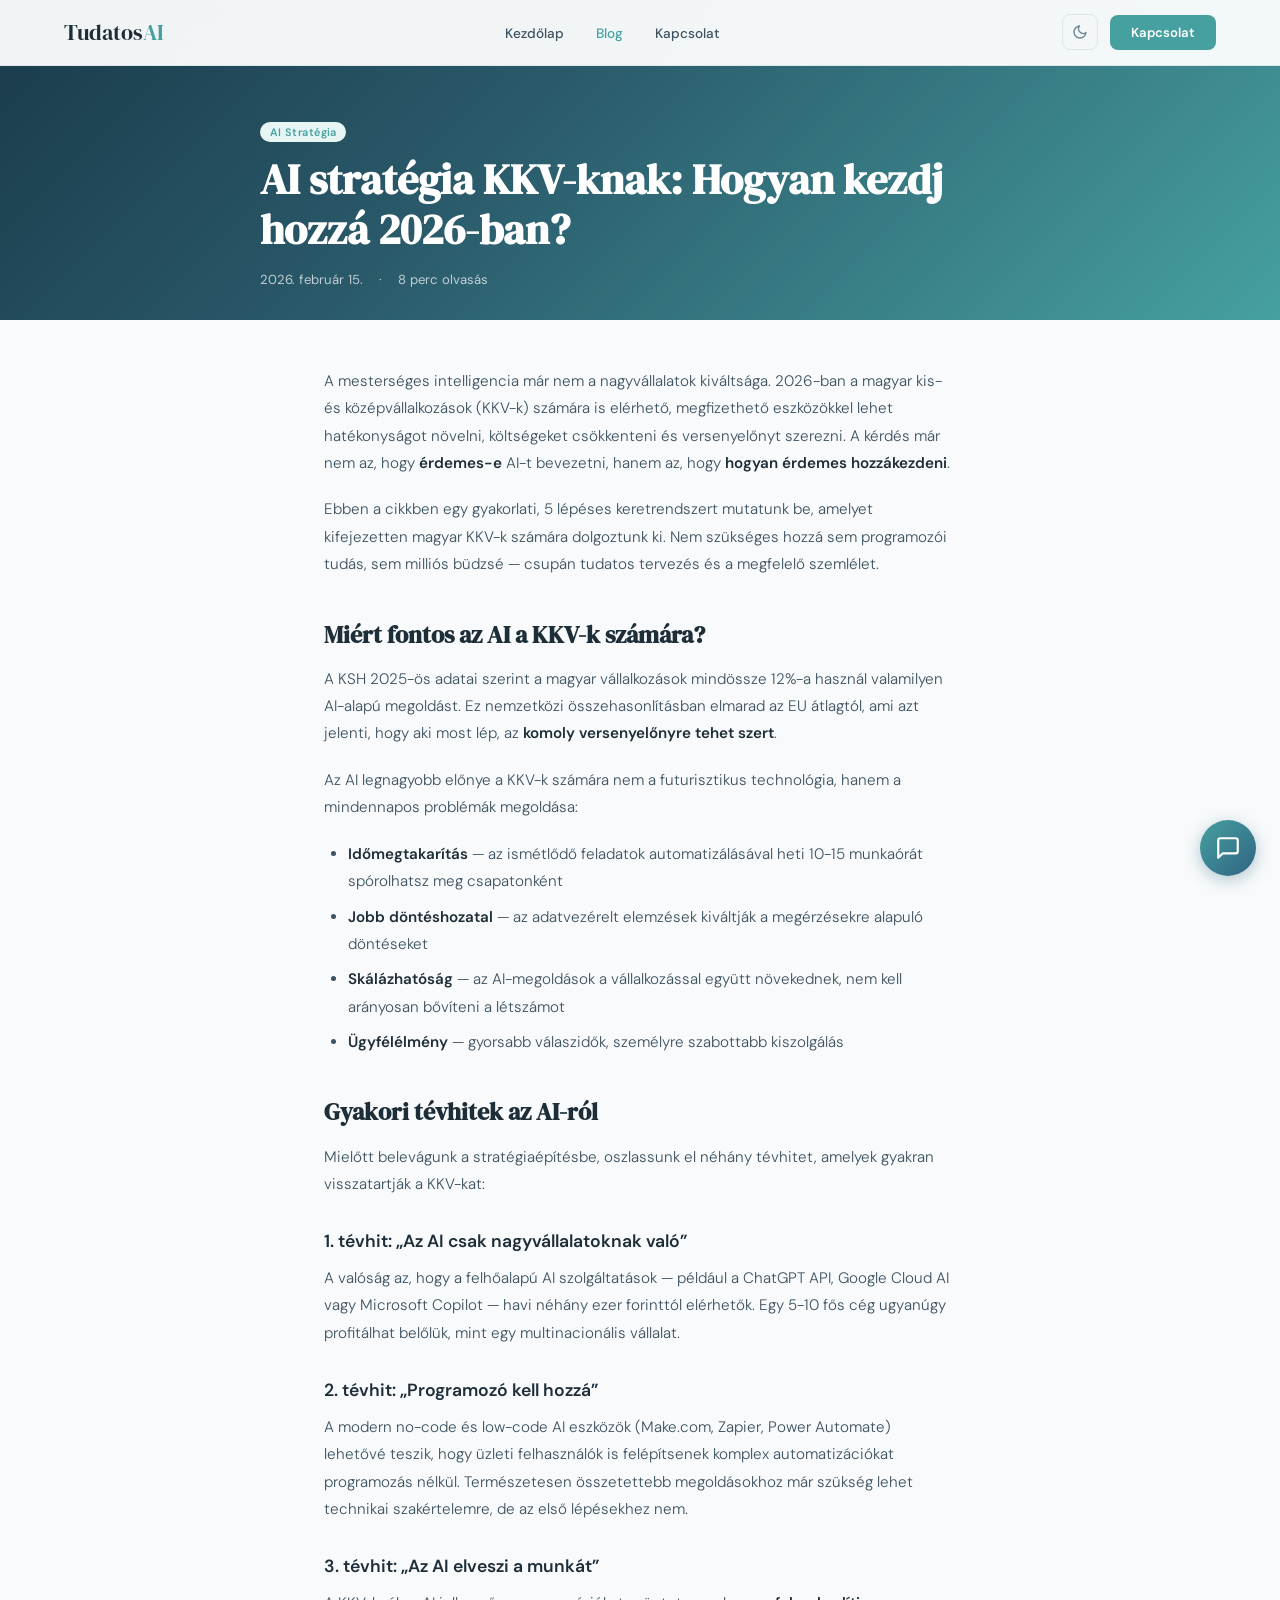
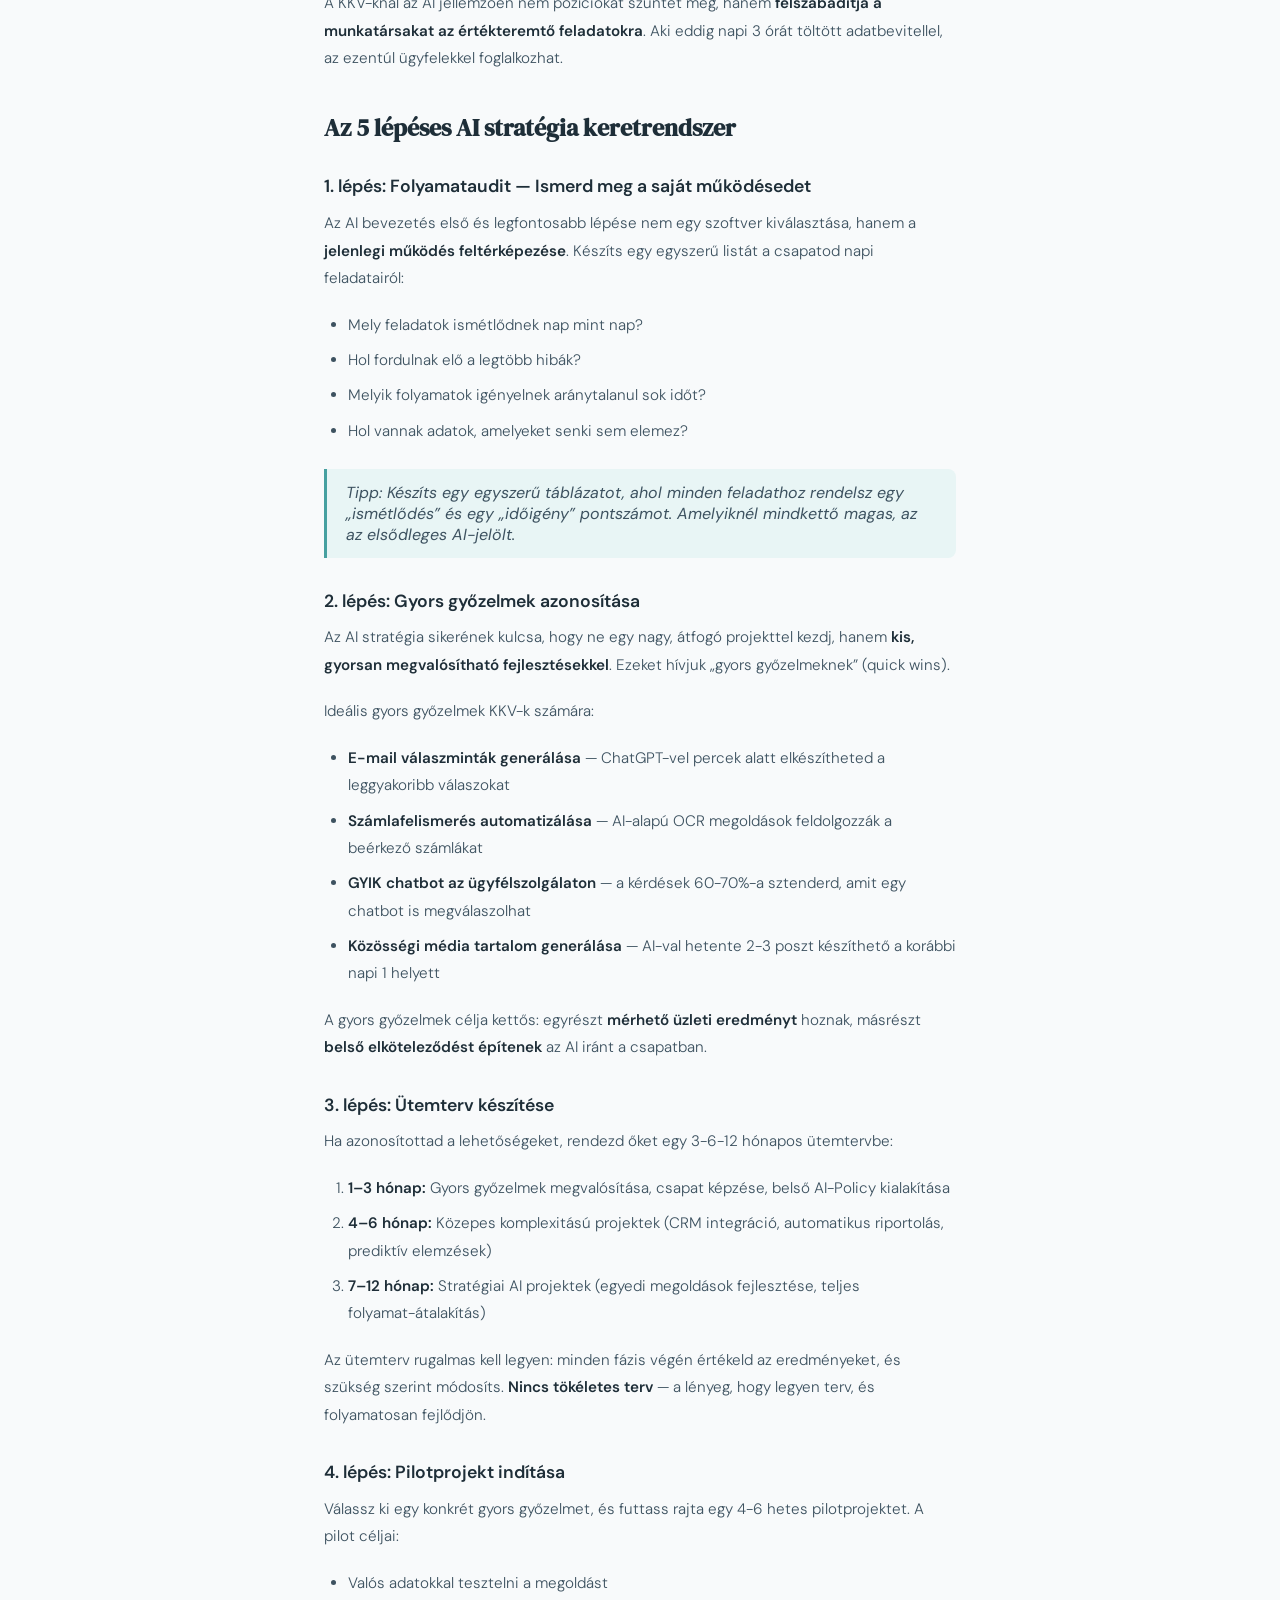
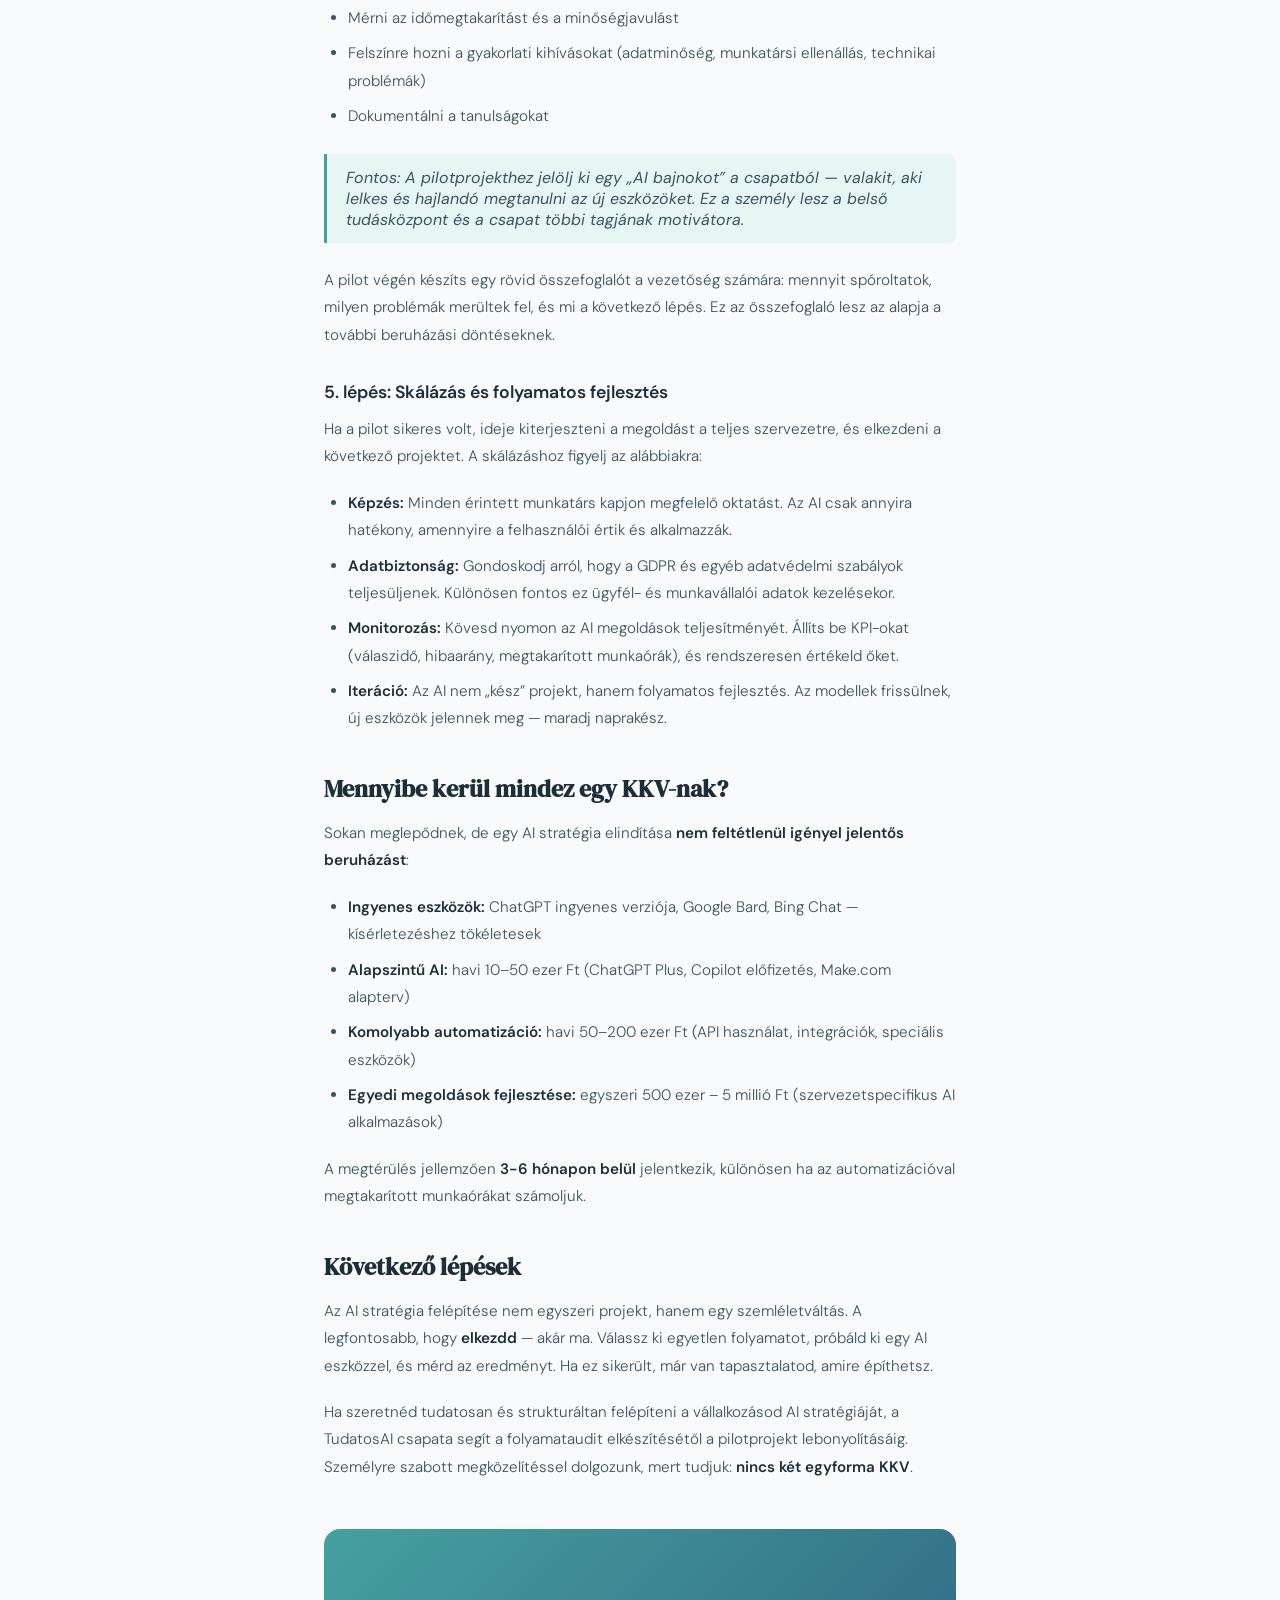
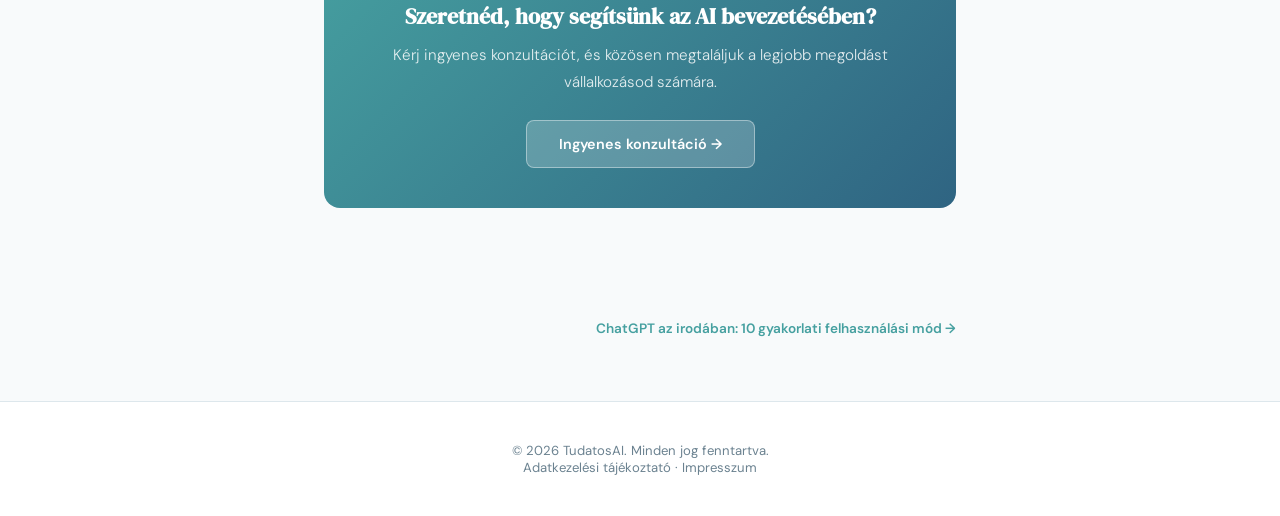
<file: blog/ai-strategia-kkv.html>
<!DOCTYPE html>
<html lang="hu" data-theme="light">
<head>
<meta charset="UTF-8">
<meta name="viewport" content="width=device-width,initial-scale=1">
<title>AI stratégia KKV-knak: Hogyan kezdj hozzá 2026-ban? | TudatosAI</title>
<meta name="description" content="Lépésről lépésre útmutató magyar kis- és középvállalkozásoknak az első AI stratégia felépítéséhez. 5 lépéses keretrendszer, gyakorlati tanácsok.">
<link rel="canonical" href="https://tudatosai.hu/blog/ai-strategia-kkv.html">
<meta property="og:type" content="article">
<meta property="og:title" content="AI stratégia KKV-knak: Hogyan kezdj hozzá 2026-ban?">
<meta property="og:description" content="Lépésről lépésre útmutató magyar kis- és középvállalkozásoknak az első AI stratégia felépítéséhez. 5 lépéses keretrendszer, gyakorlati tanácsok.">
<meta property="og:url" content="https://tudatosai.hu/blog/ai-strategia-kkv.html">
<meta property="og:site_name" content="TudatosAI">
<meta property="og:locale" content="hu_HU">
<link rel="preconnect" href="https://fonts.googleapis.com">
<link rel="preconnect" href="https://fonts.gstatic.com" crossorigin>
<link href="https://fonts.googleapis.com/css2?family=DM+Sans:wght@300;400;500;600;700&family=DM+Serif+Display&display=swap" rel="stylesheet">
<link rel="stylesheet" href="/chatbot-widget.css">
<script type="application/ld+json">
{
  "@context":"https://schema.org",
  "@type":"Article",
  "headline":"AI stratégia KKV-knak: Hogyan kezdj hozzá 2026-ban?",
  "description":"Lépésről lépésre útmutató magyar kis- és középvállalkozásoknak az első AI stratégia felépítéséhez.",
  "datePublished":"2026-02-15",
  "dateModified":"2026-02-15",
  "author":{"@type":"Organization","name":"TudatosAI","url":"https://tudatosai.hu"},
  "publisher":{"@type":"Organization","name":"TudatosAI","url":"https://tudatosai.hu"},
  "mainEntityOfPage":{"@type":"WebPage","@id":"https://tudatosai.hu/blog/ai-strategia-kkv.html"}
}
</script>
<style>
:root {
  --gold:#D29B01; --gold-light:#F5E8B0; --gold-pale:#FBF5E0;
  --blue:#2F6482; --blue-light:#EAF2F7;
  --teal:#46A0A0; --teal-light:#E8F5F5; --teal-dark:#357878;
  --bg-page:#F8FAFB; --bg-card:#FFFFFF; --bg-alt:#F0F5F7;
  --bg-nav:rgba(255,255,255,0.94); --border:#DDE7EC;
  --text:#1E2E38; --text-mid:#3D5260; --text-muted:#6B8290;
  --shadow-sm:0 2px 10px rgba(47,100,130,.07);
  --shadow-md:0 8px 28px rgba(47,100,130,.11);
}
[data-theme="dark"] {
  --bg-page:#1F2F3D; --bg-card:#283D4E; --bg-alt:#243545;
  --bg-nav:rgba(31,47,61,0.96); --border:#446070;
  --text:#F0F5F8; --text-mid:#C4DAE5; --text-muted:#96B5C6;
  --shadow-sm:0 2px 10px rgba(0,0,0,.2); --shadow-md:0 8px 28px rgba(0,0,0,.3);
  --blue-light:#2E4858; --teal-light:#284242; --gold-pale:#352E08;
}
*,*::before,*::after{margin:0;padding:0;box-sizing:border-box;}
body{font-family:'DM Sans',sans-serif;background:var(--bg-page);color:var(--text);transition:background .3s,color .3s;}
a{text-decoration:none;color:inherit;}

/* NAV */
nav{position:fixed;top:0;left:0;right:0;z-index:100;display:flex;align-items:center;justify-content:space-between;padding:.9rem 5%;background:var(--bg-nav);backdrop-filter:blur(12px);border-bottom:1px solid var(--border);transition:background .3s,border .3s;}
.logo{font-family:'DM Serif Display',serif;font-size:1.35rem;color:var(--text);}
.logo em{font-style:normal;color:var(--teal);}
.nav-links{list-style:none;display:flex;gap:2rem;}
.nav-links a{font-size:.85rem;font-weight:500;color:var(--text-mid);transition:color .2s;}
.nav-links a:hover,.nav-links a.active{color:var(--teal);}
.nav-actions{display:flex;align-items:center;gap:.8rem;}
.dark-toggle{background:none;border:1px solid var(--border);border-radius:8px;width:36px;height:36px;display:flex;align-items:center;justify-content:center;cursor:pointer;transition:border .3s;}
.dark-toggle svg{width:16px;height:16px;fill:none;stroke:var(--text-muted);stroke-width:2;stroke-linecap:round;stroke-linejoin:round;}
[data-theme="light"] .icon-sun{display:none;}
[data-theme="dark"] .icon-moon{display:none;}
.nav-cta{background:var(--teal);color:#fff;padding:.55rem 1.3rem;border-radius:8px;font-size:.82rem;font-weight:600;transition:background .2s;}
.nav-cta:hover{background:var(--teal-dark);}
.nav-hamburger{display:none;background:none;border:none;cursor:pointer;flex-direction:column;gap:4px;padding:4px;}
.nav-hamburger span{display:block;width:20px;height:2px;background:var(--text);border-radius:2px;transition:background .3s;}
.mobile-nav{display:none;position:fixed;top:60px;left:0;right:0;background:var(--bg-card);border-bottom:1px solid var(--border);padding:1rem 5%;z-index:99;flex-direction:column;gap:.8rem;transition:background .3s;}
.mobile-nav a{font-size:.95rem;font-weight:500;color:var(--text-mid);padding:.4rem 0;}
.mobile-nav a:hover{color:var(--teal);}
.mobile-nav.open{display:flex;}

/* POST */
.post-header{padding:120px 5% 2rem;background:linear-gradient(135deg,#1a3a4a 0%,#2a5a6a 40%,#46A0A0 100%);transition:background .3s;}
.post-header-inner{max-width:760px;margin:0 auto;}
.post-tag{display:inline-block;padding:.2rem .6rem;border-radius:100px;background:var(--teal-light);color:var(--teal);font-size:.68rem;font-weight:600;letter-spacing:.04em;margin-bottom:.8rem;}
.post-title{font-family:'DM Serif Display',serif;font-size:clamp(1.8rem,3.5vw,2.6rem);line-height:1.2;color:var(--text);margin-bottom:1rem;}
.post-meta{font-size:.82rem;color:var(--text-muted);display:flex;gap:1rem;align-items:center;}
.post-header .post-title{color:#fff;}
.post-header .post-meta{color:rgba(255,255,255,.7);}
.post-body{max-width:760px;margin:0 auto;padding:3rem 5% 4rem;}
.post-body h2{font-family:'DM Serif Display',serif;font-size:1.5rem;color:var(--text);margin:2.5rem 0 1rem;line-height:1.3;}
.post-body h3{font-size:1.1rem;font-weight:600;color:var(--text);margin:2rem 0 .8rem;}
.post-body p{font-size:.95rem;color:var(--text-mid);line-height:1.8;margin-bottom:1.2rem;font-weight:300;}
.post-body ul,.post-body ol{padding-left:1.5rem;margin-bottom:1.2rem;}
.post-body li{font-size:.95rem;color:var(--text-mid);line-height:1.8;margin-bottom:.5rem;font-weight:300;}
.post-body blockquote{border-left:3px solid var(--teal);padding:.8rem 1.2rem;background:var(--teal-light);border-radius:0 8px 8px 0;margin:1.5rem 0;font-style:italic;color:var(--text-mid);}
.post-body strong{color:var(--text);font-weight:600;}
.post-body a{color:var(--teal);text-decoration:underline;text-underline-offset:3px;}
.post-cta{background:linear-gradient(135deg,var(--teal) 0%,var(--blue) 100%);border-radius:16px;padding:2.5rem;text-align:center;margin:3rem 0;}
.post-cta h3{font-family:'DM Serif Display',serif;color:#fff;font-size:1.4rem;margin-bottom:.6rem;}
.post-cta p{color:rgba(255,255,255,.85);font-size:.95rem;margin-bottom:1.5rem;font-weight:300;}
.post-cta .btn-fill{background:rgba(255,255,255,.2);border:1.5px solid rgba(255,255,255,.4);color:#fff;padding:.85rem 2rem;border-radius:8px;font-family:'DM Sans',sans-serif;font-size:.9rem;font-weight:600;display:inline-flex;align-items:center;transition:background .2s;text-decoration:none;}
.post-cta .btn-fill:hover{background:rgba(255,255,255,.3);}
.post-nav{display:flex;justify-content:space-between;gap:1rem;max-width:760px;margin:0 auto;padding:0 5% 4rem;flex-wrap:wrap;}
.post-nav-link{font-size:.85rem;color:var(--teal);font-weight:600;transition:color .2s;}
.post-nav-link:hover{color:var(--blue);}
.post-nav-link.next{margin-left:auto;}

/* FOOTER */
footer{background:var(--bg-card);border-top:1px solid var(--border);padding:2.5rem 5%;text-align:center;transition:background .3s,border .3s;}
footer p{font-size:.82rem;color:var(--text-muted);}

/* RESPONSIVE */
@media(max-width:768px){
  .nav-links,.nav-cta{display:none;}
  .nav-hamburger{display:flex;}
  .post-header{padding:100px 5% 1.5rem;}
  .post-body{padding:2rem 5% 3rem;}
  .post-nav{flex-direction:column;}
}
</style>
<link rel="icon" type="image/svg+xml" href="/favicon.svg">
</head>
<body>

<nav>
  <a href="/" class="logo">Tudatos<em>AI</em></a>
  <ul class="nav-links">
    <li><a href="/">Kezdőlap</a></li>
    <li><a href="/blog/" class="active">Blog</a></li>
    <li><a href="/#contact">Kapcsolat</a></li>
  </ul>
  <div class="nav-actions">
    <button class="dark-toggle" type="button" onclick="toggleDark()" aria-label="Toggle dark mode">
      <svg class="icon-moon" viewBox="0 0 24 24"><path d="M21 12.79A9 9 0 1 1 11.21 3a7 7 0 0 0 9.79 9.79z"/></svg>
      <svg class="icon-sun" viewBox="0 0 24 24"><circle cx="12" cy="12" r="5"/><line x1="12" y1="1" x2="12" y2="3"/><line x1="12" y1="21" x2="12" y2="23"/><line x1="4.22" y1="4.22" x2="5.64" y2="5.64"/><line x1="18.36" y1="18.36" x2="19.78" y2="19.78"/><line x1="1" y1="12" x2="3" y2="12"/><line x1="21" y1="12" x2="23" y2="12"/><line x1="4.22" y1="19.78" x2="5.64" y2="18.36"/><line x1="18.36" y1="5.64" x2="19.78" y2="4.22"/></svg>
    </button>
    <a href="/#contact" class="nav-cta">Kapcsolat</a>
    <button class="nav-hamburger" id="hamburger" type="button" aria-label="Menu" onclick="toggleMobileNav()"><span></span><span></span><span></span></button>
  </div>
</nav>
<div class="mobile-nav" id="mobileNav">
  <a href="/" onclick="closeMobileNav()">Kezdőlap</a>
  <a href="/blog/" onclick="closeMobileNav()">Blog</a>
  <a href="/#contact" onclick="closeMobileNav()">Kapcsolat</a>
</div>

<header class="post-header">
  <div class="post-header-inner">
    <span class="post-tag">AI Stratégia</span>
    <h1 class="post-title">AI stratégia KKV-knak: Hogyan kezdj hozzá 2026-ban?</h1>
    <div class="post-meta">
      <span>2026. február 15.</span>
      <span>·</span>
      <span>8 perc olvasás</span>
    </div>
  </div>
</header>

<article class="post-body">

  <p>A mesterséges intelligencia már nem a nagyvállalatok kiváltsága. 2026-ban a magyar kis- és középvállalkozások (KKV-k) számára is elérhető, megfizethető eszközökkel lehet hatékonyságot növelni, költségeket csökkenteni és versenyelőnyt szerezni. A kérdés már nem az, hogy <strong>érdemes-e</strong> AI-t bevezetni, hanem az, hogy <strong>hogyan érdemes hozzákezdeni</strong>.</p>

  <p>Ebben a cikkben egy gyakorlati, 5 lépéses keretrendszert mutatunk be, amelyet kifejezetten magyar KKV-k számára dolgoztunk ki. Nem szükséges hozzá sem programozói tudás, sem milliós büdzsé &mdash; csupán tudatos tervezés és a megfelelő szemlélet.</p>

  <h2>Miért fontos az AI a KKV-k számára?</h2>

  <p>A KSH 2025-ös adatai szerint a magyar vállalkozások mindössze 12%-a használ valamilyen AI-alapú megoldást. Ez nemzetközi összehasonlításban elmarad az EU átlagtól, ami azt jelenti, hogy aki most lép, az <strong>komoly versenyelőnyre tehet szert</strong>.</p>

  <p>Az AI legnagyobb előnye a KKV-k számára nem a futurisztikus technológia, hanem a mindennapos problémák megoldása:</p>
  <ul>
    <li><strong>Időmegtakarítás</strong> &mdash; az ismétlődő feladatok automatizálásával heti 10-15 munkaórát spórolhatsz meg csapatonként</li>
    <li><strong>Jobb döntéshozatal</strong> &mdash; az adatvezérelt elemzések kiváltják a megérzésekre alapuló döntéseket</li>
    <li><strong>Skálázhatóság</strong> &mdash; az AI-megoldások a vállalkozással együtt növekednek, nem kell arányosan bővíteni a létszámot</li>
    <li><strong>Ügyfélélmény</strong> &mdash; gyorsabb válaszidők, személyre szabottabb kiszolgálás</li>
  </ul>

  <h2>Gyakori tévhitek az AI-ról</h2>

  <p>Mielőtt belevágunk a stratégiaépítésbe, oszlassunk el néhány tévhitet, amelyek gyakran visszatartják a KKV-kat:</p>

  <h3>1. tévhit: &bdquo;Az AI csak nagyvállalatoknak való&rdquo;</h3>
  <p>A valóság az, hogy a felhőalapú AI szolgáltatások &mdash; például a ChatGPT API, Google Cloud AI vagy Microsoft Copilot &mdash; havi néhány ezer forinttól elérhetők. Egy 5-10 fős cég ugyanúgy profitálhat belőlük, mint egy multinacionális vállalat.</p>

  <h3>2. tévhit: &bdquo;Programozó kell hozzá&rdquo;</h3>
  <p>A modern no-code és low-code AI eszközök (Make.com, Zapier, Power Automate) lehetővé teszik, hogy üzleti felhasználók is felépítsenek komplex automatizációkat programozás nélkül. Természetesen összetettebb megoldásokhoz már szükség lehet technikai szakértelemre, de az első lépésekhez nem.</p>

  <h3>3. tévhit: &bdquo;Az AI elveszi a munkát&rdquo;</h3>
  <p>A KKV-knál az AI jellemzően nem pozíciókat szüntet meg, hanem <strong>felszabadítja a munkatársakat az értékteremtő feladatokra</strong>. Aki eddig napi 3 órát töltött adatbevitellel, az ezentúl ügyfelekkel foglalkozhat.</p>

  <h2>Az 5 lépéses AI stratégia keretrendszer</h2>

  <h3>1. lépés: Folyamataudit &mdash; Ismerd meg a saját működésedet</h3>

  <p>Az AI bevezetés első és legfontosabb lépése nem egy szoftver kiválasztása, hanem a <strong>jelenlegi működés feltérképezése</strong>. Készíts egy egyszerű listát a csapatod napi feladatairól:</p>
  <ul>
    <li>Mely feladatok ismétlődnek nap mint nap?</li>
    <li>Hol fordulnak elő a legtöbb hibák?</li>
    <li>Melyik folyamatok igényelnek aránytalanul sok időt?</li>
    <li>Hol vannak adatok, amelyeket senki sem elemez?</li>
  </ul>

  <blockquote>Tipp: Készíts egy egyszerű táblázatot, ahol minden feladathoz rendelsz egy &bdquo;ismétlődés&rdquo; és egy &bdquo;időigény&rdquo; pontszámot. Amelyiknél mindkettő magas, az az elsődleges AI-jelölt.</blockquote>

  <h3>2. lépés: Gyors győzelmek azonosítása</h3>

  <p>Az AI stratégia sikerének kulcsa, hogy ne egy nagy, átfogó projekttel kezdj, hanem <strong>kis, gyorsan megvalósítható fejlesztésekkel</strong>. Ezeket hívjuk &bdquo;gyors győzelmeknek&rdquo; (quick wins).</p>

  <p>Ideális gyors győzelmek KKV-k számára:</p>
  <ul>
    <li><strong>E-mail válaszminták generálása</strong> &mdash; ChatGPT-vel percek alatt elkészítheted a leggyakoribb válaszokat</li>
    <li><strong>Számlafelismerés automatizálása</strong> &mdash; AI-alapú OCR megoldások feldolgozzák a beérkező számlákat</li>
    <li><strong>GYIK chatbot az ügyfélszolgálaton</strong> &mdash; a kérdések 60-70%-a sztenderd, amit egy chatbot is megválaszolhat</li>
    <li><strong>Közösségi média tartalom generálása</strong> &mdash; AI-val hetente 2-3 poszt készíthető a korábbi napi 1 helyett</li>
  </ul>

  <p>A gyors győzelmek célja kettős: egyrészt <strong>mérhető üzleti eredményt</strong> hoznak, másrészt <strong>belső elköteleződést építenek</strong> az AI iránt a csapatban.</p>

  <h3>3. lépés: Ütemterv készítése</h3>

  <p>Ha azonosítottad a lehetőségeket, rendezd őket egy 3-6-12 hónapos ütemtervbe:</p>
  <ol>
    <li><strong>1&ndash;3 hónap:</strong> Gyors győzelmek megvalósítása, csapat képzése, belső AI-Policy kialakítása</li>
    <li><strong>4&ndash;6 hónap:</strong> Közepes komplexitású projektek (CRM integráció, automatikus riportolás, prediktív elemzések)</li>
    <li><strong>7&ndash;12 hónap:</strong> Stratégiai AI projektek (egyedi megoldások fejlesztése, teljes folyamat-átalakítás)</li>
  </ol>

  <p>Az ütemterv rugalmas kell legyen: minden fázis végén értékeld az eredményeket, és szükség szerint módosíts. <strong>Nincs tökéletes terv</strong> &mdash; a lényeg, hogy legyen terv, és folyamatosan fejlődjön.</p>

  <h3>4. lépés: Pilotprojekt indítása</h3>

  <p>Válassz ki egy konkrét gyors győzelmet, és futtass rajta egy 4-6 hetes pilotprojektet. A pilot céljai:</p>
  <ul>
    <li>Valós adatokkal tesztelni a megoldást</li>
    <li>Mérni az időmegtakarítást és a minőségjavulást</li>
    <li>Felszínre hozni a gyakorlati kihívásokat (adatminőség, munkatársi ellenállás, technikai problémák)</li>
    <li>Dokumentálni a tanulságokat</li>
  </ul>

  <blockquote>Fontos: A pilotprojekthez jelölj ki egy &bdquo;AI bajnokot&rdquo; a csapatból &mdash; valakit, aki lelkes és hajlandó megtanulni az új eszközöket. Ez a személy lesz a belső tudásközpont és a csapat többi tagjának motivátora.</blockquote>

  <p>A pilot végén készíts egy rövid összefoglalót a vezetőség számára: mennyit spóroltatok, milyen problémák merültek fel, és mi a következő lépés. Ez az összefoglaló lesz az alapja a további beruházási döntéseknek.</p>

  <h3>5. lépés: Skálázás és folyamatos fejlesztés</h3>

  <p>Ha a pilot sikeres volt, ideje kiterjeszteni a megoldást a teljes szervezetre, és elkezdeni a következő projektet. A skálázáshoz figyelj az alábbiakra:</p>
  <ul>
    <li><strong>Képzés:</strong> Minden érintett munkatárs kapjon megfelelő oktatást. Az AI csak annyira hatékony, amennyire a felhasználói értik és alkalmazzák.</li>
    <li><strong>Adatbiztonság:</strong> Gondoskodj arról, hogy a GDPR és egyéb adatvédelmi szabályok teljesüljenek. Különösen fontos ez ügyfél- és munkavállalói adatok kezelésekor.</li>
    <li><strong>Monitorozás:</strong> Kövesd nyomon az AI megoldások teljesítményét. Állíts be KPI-okat (válaszidő, hibaarány, megtakarított munkaórák), és rendszeresen értékeld őket.</li>
    <li><strong>Iteráció:</strong> Az AI nem &bdquo;kész&rdquo; projekt, hanem folyamatos fejlesztés. Az modellek frissülnek, új eszközök jelennek meg &mdash; maradj naprakész.</li>
  </ul>

  <h2>Mennyibe kerül mindez egy KKV-nak?</h2>

  <p>Sokan meglepődnek, de egy AI stratégia elindítása <strong>nem feltétlenül igényel jelentős beruházást</strong>:</p>
  <ul>
    <li><strong>Ingyenes eszközök:</strong> ChatGPT ingyenes verziója, Google Bard, Bing Chat &mdash; kísérletezéshez tökéletesek</li>
    <li><strong>Alapszintű AI:</strong> havi 10&ndash;50 ezer Ft (ChatGPT Plus, Copilot előfizetés, Make.com alapterv)</li>
    <li><strong>Komolyabb automatizáció:</strong> havi 50&ndash;200 ezer Ft (API használat, integrációk, speciális eszközök)</li>
    <li><strong>Egyedi megoldások fejlesztése:</strong> egyszeri 500 ezer &ndash; 5 millió Ft (szervezetspecifikus AI alkalmazások)</li>
  </ul>

  <p>A megtérülés jellemzően <strong>3-6 hónapon belül</strong> jelentkezik, különösen ha az automatizációval megtakarított munkaórákat számoljuk.</p>

  <h2>Következő lépések</h2>

  <p>Az AI stratégia felépítése nem egyszeri projekt, hanem egy szemléletváltás. A legfontosabb, hogy <strong>elkezdd</strong> &mdash; akár ma. Válassz ki egyetlen folyamatot, próbáld ki egy AI eszközzel, és mérd az eredményt. Ha ez sikerült, már van tapasztalatod, amire építhetsz.</p>

  <p>Ha szeretnéd tudatosan és strukturáltan felépíteni a vállalkozásod AI stratégiáját, a TudatosAI csapata segít a folyamataudit elkészítésétől a pilotprojekt lebonyolításáig. Személyre szabott megközelítéssel dolgozunk, mert tudjuk: <strong>nincs két egyforma KKV</strong>.</p>

  <div class="post-cta">
    <h3>Szeretnéd, hogy segítsünk az AI bevezetésében?</h3>
    <p>Kérj ingyenes konzultációt, és közösen megtaláljuk a legjobb megoldást vállalkozásod számára.</p>
    <a href="/#contact" class="btn-fill">Ingyenes konzultáció &rarr;</a>
  </div>

</article>

<div class="post-nav">
  <span></span>
  <a href="chatgpt-uzleti-hasznalat.html" class="post-nav-link next">ChatGPT az irodában: 10 gyakorlati felhasználási mód &rarr;</a>
</div>

<footer>
  <p>&copy; 2026 TudatosAI. Minden jog fenntartva.</p>
  <p><a href="https://tudatosdiak.hu/adatkezelesi-tajekoztato">Adatkezelési tájékoztató</a> · <a href="https://tudatosdiak.hu/impresszum">Impresszum</a></p>
</footer>

<script src="/chatbot-widget.js"></script>
<script>
function toggleDark(){
  const html=document.documentElement;
  const next=html.getAttribute('data-theme')==='dark'?'light':'dark';
  html.setAttribute('data-theme',next);
  localStorage.setItem('theme',next);
}
function toggleMobileNav(){document.getElementById('mobileNav').classList.toggle('open');}
function closeMobileNav(){document.getElementById('mobileNav').classList.remove('open');}
(function(){const t=localStorage.getItem('theme');if(t)document.documentElement.setAttribute('data-theme',t);})();
</script>
</body>
</html>
</file>
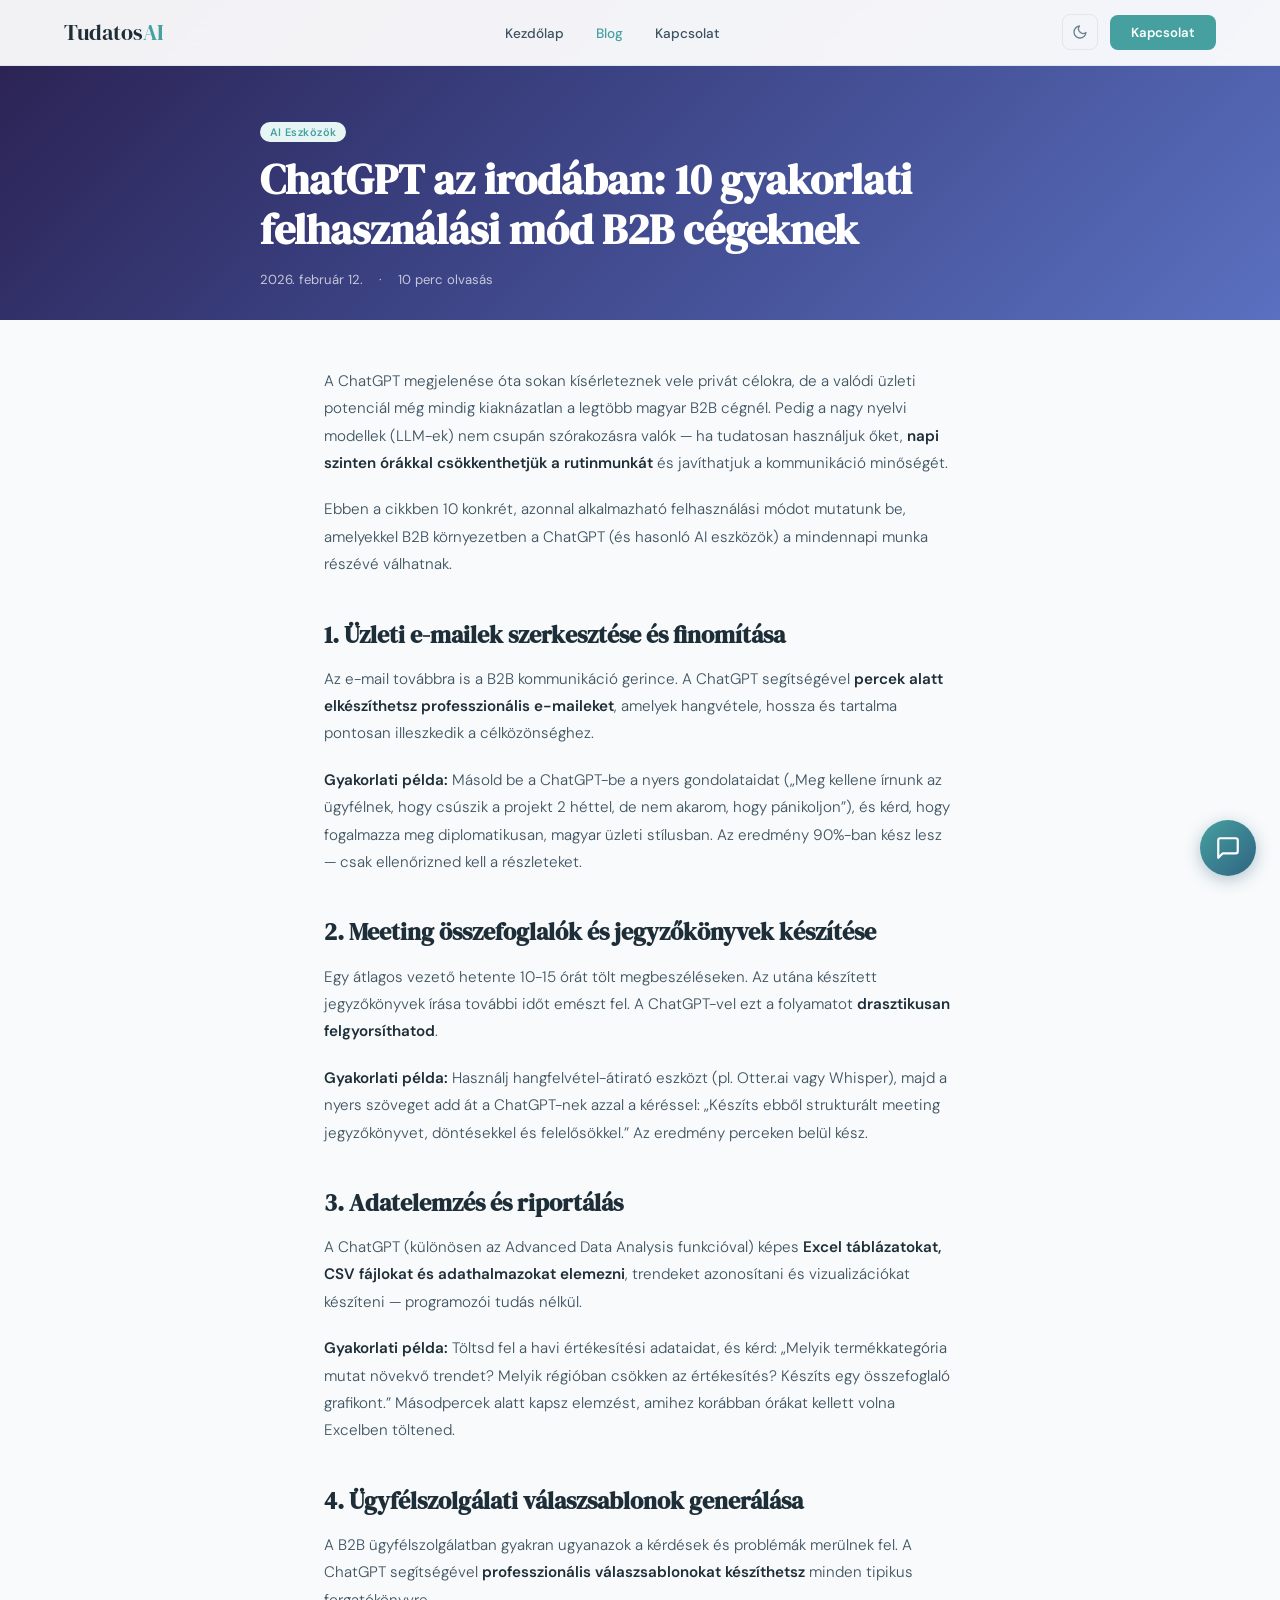
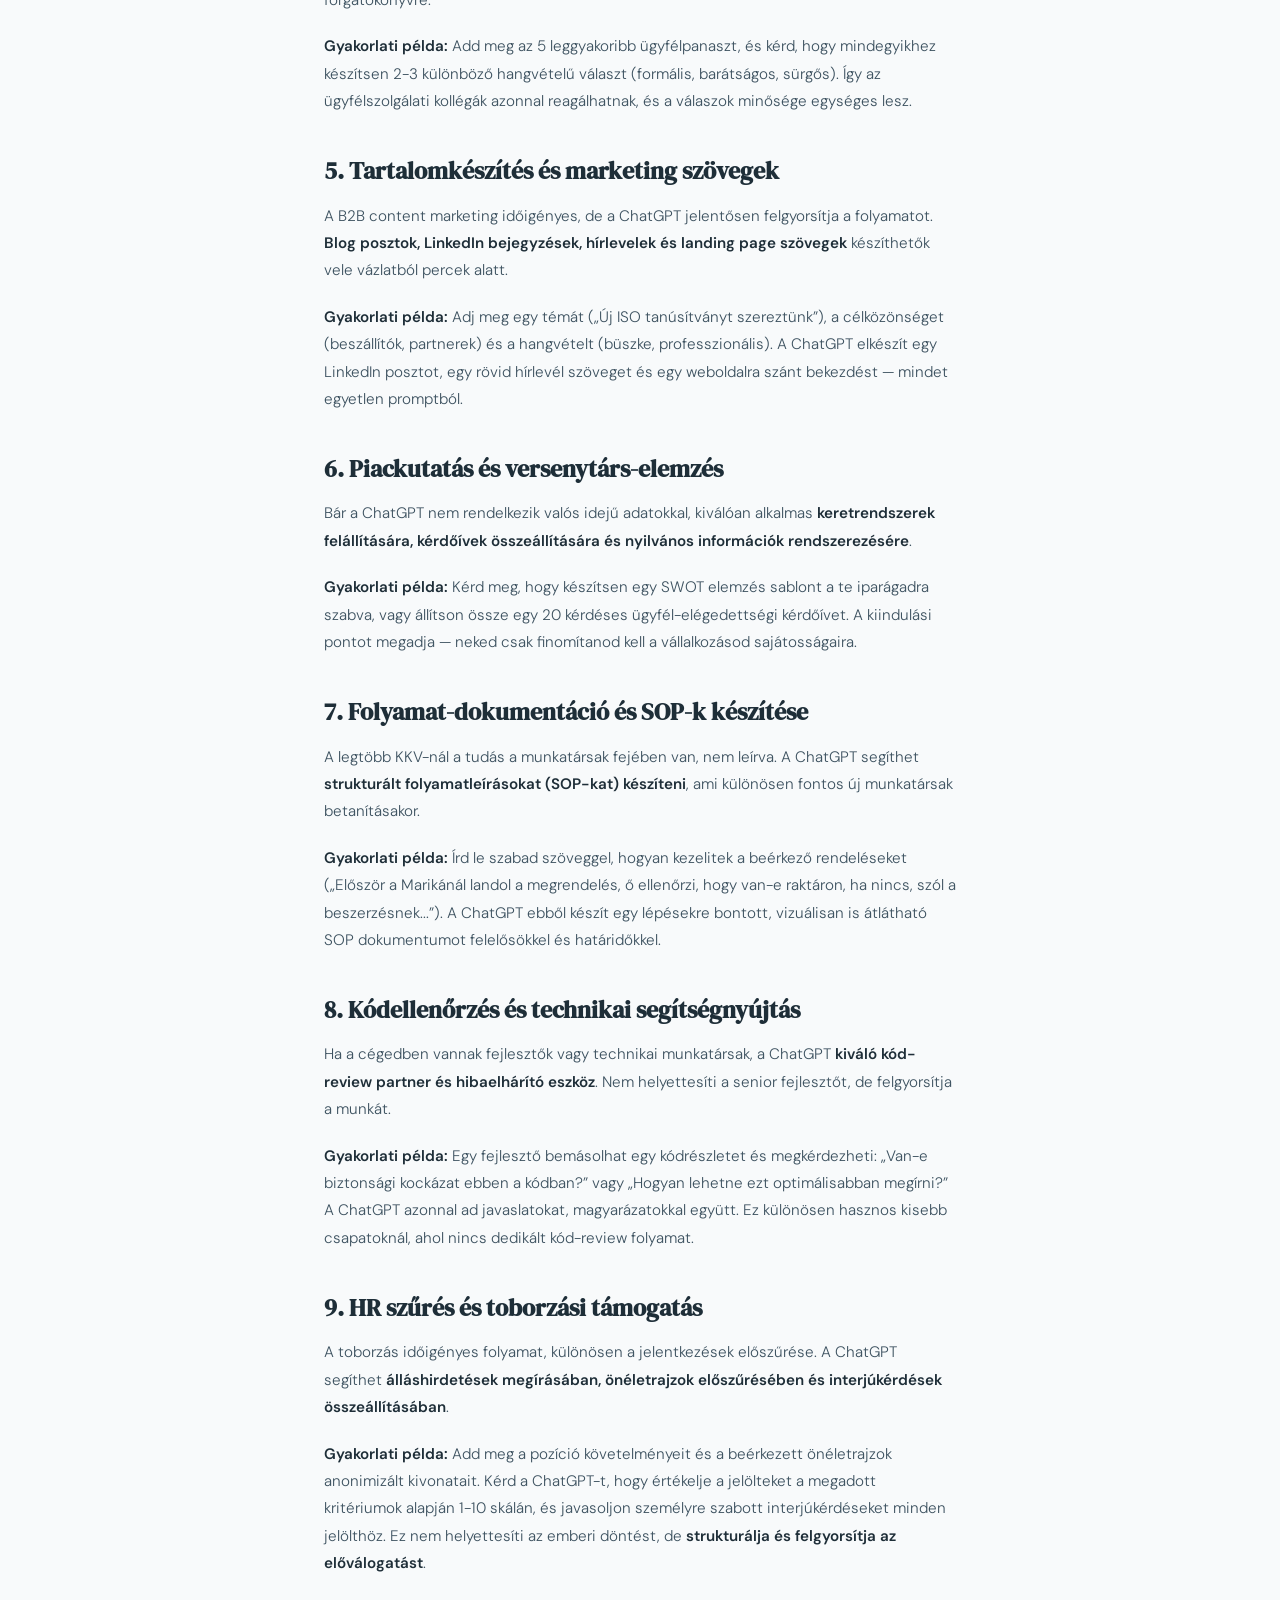
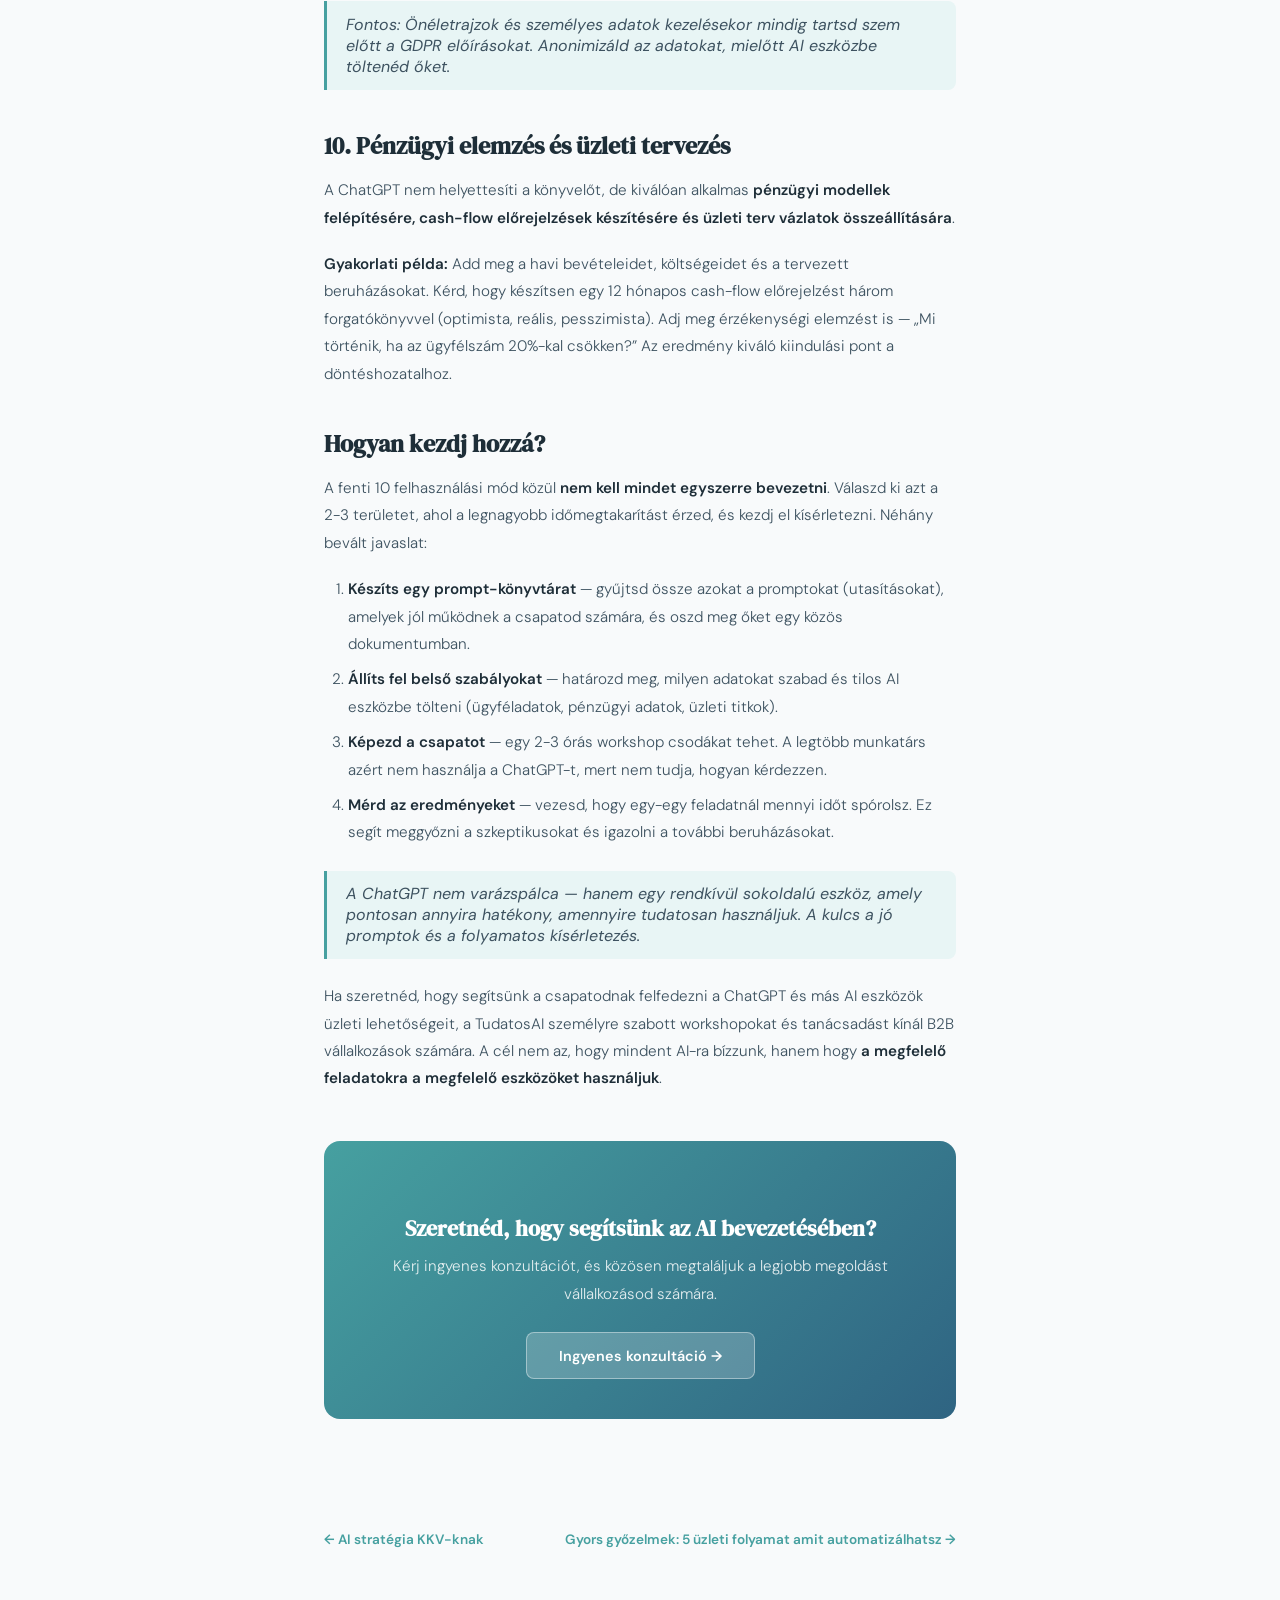
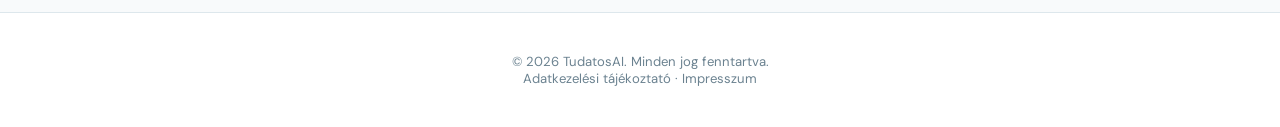
<file: blog/chatgpt-uzleti-hasznalat.html>
<!DOCTYPE html>
<html lang="hu" data-theme="light">
<head>
<meta charset="UTF-8">
<meta name="viewport" content="width=device-width,initial-scale=1">
<title>ChatGPT az irodában: 10 gyakorlati felhasználási mód B2B cégeknek | TudatosAI</title>
<meta name="description" content="10 konkrét ChatGPT felhasználási mód B2B vállalkozások számára: e-mail szerkesztés, meeting összefoglalók, adatelemzés, ügyfélszolgálat és még több.">
<link rel="canonical" href="https://tudatosai.hu/blog/chatgpt-uzleti-hasznalat.html">
<meta property="og:type" content="article">
<meta property="og:title" content="ChatGPT az irodában: 10 gyakorlati felhasználási mód B2B cégeknek">
<meta property="og:description" content="10 konkrét ChatGPT felhasználási mód B2B vállalkozások számára: e-mail szerkesztés, meeting összefoglalók, adatelemzés, ügyfélszolgálat és még több.">
<meta property="og:url" content="https://tudatosai.hu/blog/chatgpt-uzleti-hasznalat.html">
<meta property="og:site_name" content="TudatosAI">
<meta property="og:locale" content="hu_HU">
<link rel="preconnect" href="https://fonts.googleapis.com">
<link rel="preconnect" href="https://fonts.gstatic.com" crossorigin>
<link href="https://fonts.googleapis.com/css2?family=DM+Sans:wght@300;400;500;600;700&family=DM+Serif+Display&display=swap" rel="stylesheet">
<link rel="stylesheet" href="/chatbot-widget.css">
<script type="application/ld+json">
{
  "@context":"https://schema.org",
  "@type":"Article",
  "headline":"ChatGPT az irodában: 10 gyakorlati felhasználási mód B2B cégeknek",
  "description":"10 konkrét ChatGPT felhasználási mód B2B vállalkozások számára.",
  "datePublished":"2026-02-12",
  "dateModified":"2026-02-12",
  "author":{"@type":"Organization","name":"TudatosAI","url":"https://tudatosai.hu"},
  "publisher":{"@type":"Organization","name":"TudatosAI","url":"https://tudatosai.hu"},
  "mainEntityOfPage":{"@type":"WebPage","@id":"https://tudatosai.hu/blog/chatgpt-uzleti-hasznalat.html"}
}
</script>
<style>
:root {
  --gold:#D29B01; --gold-light:#F5E8B0; --gold-pale:#FBF5E0;
  --blue:#2F6482; --blue-light:#EAF2F7;
  --teal:#46A0A0; --teal-light:#E8F5F5; --teal-dark:#357878;
  --bg-page:#F8FAFB; --bg-card:#FFFFFF; --bg-alt:#F0F5F7;
  --bg-nav:rgba(255,255,255,0.94); --border:#DDE7EC;
  --text:#1E2E38; --text-mid:#3D5260; --text-muted:#6B8290;
  --shadow-sm:0 2px 10px rgba(47,100,130,.07);
  --shadow-md:0 8px 28px rgba(47,100,130,.11);
}
[data-theme="dark"] {
  --bg-page:#1F2F3D; --bg-card:#283D4E; --bg-alt:#243545;
  --bg-nav:rgba(31,47,61,0.96); --border:#446070;
  --text:#F0F5F8; --text-mid:#C4DAE5; --text-muted:#96B5C6;
  --shadow-sm:0 2px 10px rgba(0,0,0,.2); --shadow-md:0 8px 28px rgba(0,0,0,.3);
  --blue-light:#2E4858; --teal-light:#284242; --gold-pale:#352E08;
}
*,*::before,*::after{margin:0;padding:0;box-sizing:border-box;}
body{font-family:'DM Sans',sans-serif;background:var(--bg-page);color:var(--text);transition:background .3s,color .3s;}
a{text-decoration:none;color:inherit;}

/* NAV */
nav{position:fixed;top:0;left:0;right:0;z-index:100;display:flex;align-items:center;justify-content:space-between;padding:.9rem 5%;background:var(--bg-nav);backdrop-filter:blur(12px);border-bottom:1px solid var(--border);transition:background .3s,border .3s;}
.logo{font-family:'DM Serif Display',serif;font-size:1.35rem;color:var(--text);}
.logo em{font-style:normal;color:var(--teal);}
.nav-links{list-style:none;display:flex;gap:2rem;}
.nav-links a{font-size:.85rem;font-weight:500;color:var(--text-mid);transition:color .2s;}
.nav-links a:hover,.nav-links a.active{color:var(--teal);}
.nav-actions{display:flex;align-items:center;gap:.8rem;}
.dark-toggle{background:none;border:1px solid var(--border);border-radius:8px;width:36px;height:36px;display:flex;align-items:center;justify-content:center;cursor:pointer;transition:border .3s;}
.dark-toggle svg{width:16px;height:16px;fill:none;stroke:var(--text-muted);stroke-width:2;stroke-linecap:round;stroke-linejoin:round;}
[data-theme="light"] .icon-sun{display:none;}
[data-theme="dark"] .icon-moon{display:none;}
.nav-cta{background:var(--teal);color:#fff;padding:.55rem 1.3rem;border-radius:8px;font-size:.82rem;font-weight:600;transition:background .2s;}
.nav-cta:hover{background:var(--teal-dark);}
.nav-hamburger{display:none;background:none;border:none;cursor:pointer;flex-direction:column;gap:4px;padding:4px;}
.nav-hamburger span{display:block;width:20px;height:2px;background:var(--text);border-radius:2px;transition:background .3s;}
.mobile-nav{display:none;position:fixed;top:60px;left:0;right:0;background:var(--bg-card);border-bottom:1px solid var(--border);padding:1rem 5%;z-index:99;flex-direction:column;gap:.8rem;transition:background .3s;}
.mobile-nav a{font-size:.95rem;font-weight:500;color:var(--text-mid);padding:.4rem 0;}
.mobile-nav a:hover{color:var(--teal);}
.mobile-nav.open{display:flex;}

/* POST */
.post-header{padding:120px 5% 2rem;background:linear-gradient(135deg,#2a2050 0%,#3a4080 40%,#5a70c0 100%);transition:background .3s;}
.post-header-inner{max-width:760px;margin:0 auto;}
.post-tag{display:inline-block;padding:.2rem .6rem;border-radius:100px;background:var(--teal-light);color:var(--teal);font-size:.68rem;font-weight:600;letter-spacing:.04em;margin-bottom:.8rem;}
.post-title{font-family:'DM Serif Display',serif;font-size:clamp(1.8rem,3.5vw,2.6rem);line-height:1.2;color:var(--text);margin-bottom:1rem;}
.post-meta{font-size:.82rem;color:var(--text-muted);display:flex;gap:1rem;align-items:center;}
.post-header .post-title{color:#fff;}
.post-header .post-meta{color:rgba(255,255,255,.7);}
.post-body{max-width:760px;margin:0 auto;padding:3rem 5% 4rem;}
.post-body h2{font-family:'DM Serif Display',serif;font-size:1.5rem;color:var(--text);margin:2.5rem 0 1rem;line-height:1.3;}
.post-body h3{font-size:1.1rem;font-weight:600;color:var(--text);margin:2rem 0 .8rem;}
.post-body p{font-size:.95rem;color:var(--text-mid);line-height:1.8;margin-bottom:1.2rem;font-weight:300;}
.post-body ul,.post-body ol{padding-left:1.5rem;margin-bottom:1.2rem;}
.post-body li{font-size:.95rem;color:var(--text-mid);line-height:1.8;margin-bottom:.5rem;font-weight:300;}
.post-body blockquote{border-left:3px solid var(--teal);padding:.8rem 1.2rem;background:var(--teal-light);border-radius:0 8px 8px 0;margin:1.5rem 0;font-style:italic;color:var(--text-mid);}
.post-body strong{color:var(--text);font-weight:600;}
.post-body a{color:var(--teal);text-decoration:underline;text-underline-offset:3px;}
.post-cta{background:linear-gradient(135deg,var(--teal) 0%,var(--blue) 100%);border-radius:16px;padding:2.5rem;text-align:center;margin:3rem 0;}
.post-cta h3{font-family:'DM Serif Display',serif;color:#fff;font-size:1.4rem;margin-bottom:.6rem;}
.post-cta p{color:rgba(255,255,255,.85);font-size:.95rem;margin-bottom:1.5rem;font-weight:300;}
.post-cta .btn-fill{background:rgba(255,255,255,.2);border:1.5px solid rgba(255,255,255,.4);color:#fff;padding:.85rem 2rem;border-radius:8px;font-family:'DM Sans',sans-serif;font-size:.9rem;font-weight:600;display:inline-flex;align-items:center;transition:background .2s;text-decoration:none;}
.post-cta .btn-fill:hover{background:rgba(255,255,255,.3);}
.post-nav{display:flex;justify-content:space-between;gap:1rem;max-width:760px;margin:0 auto;padding:0 5% 4rem;flex-wrap:wrap;}
.post-nav-link{font-size:.85rem;color:var(--teal);font-weight:600;transition:color .2s;}
.post-nav-link:hover{color:var(--blue);}
.post-nav-link.next{margin-left:auto;}

/* FOOTER */
footer{background:var(--bg-card);border-top:1px solid var(--border);padding:2.5rem 5%;text-align:center;transition:background .3s,border .3s;}
footer p{font-size:.82rem;color:var(--text-muted);}

/* RESPONSIVE */
@media(max-width:768px){
  .nav-links,.nav-cta{display:none;}
  .nav-hamburger{display:flex;}
  .post-header{padding:100px 5% 1.5rem;}
  .post-body{padding:2rem 5% 3rem;}
  .post-nav{flex-direction:column;}
}
</style>
<link rel="icon" type="image/svg+xml" href="/favicon.svg">
</head>
<body>

<nav>
  <a href="/" class="logo">Tudatos<em>AI</em></a>
  <ul class="nav-links">
    <li><a href="/">Kezdőlap</a></li>
    <li><a href="/blog/" class="active">Blog</a></li>
    <li><a href="/#contact">Kapcsolat</a></li>
  </ul>
  <div class="nav-actions">
    <button class="dark-toggle" type="button" onclick="toggleDark()" aria-label="Toggle dark mode">
      <svg class="icon-moon" viewBox="0 0 24 24"><path d="M21 12.79A9 9 0 1 1 11.21 3a7 7 0 0 0 9.79 9.79z"/></svg>
      <svg class="icon-sun" viewBox="0 0 24 24"><circle cx="12" cy="12" r="5"/><line x1="12" y1="1" x2="12" y2="3"/><line x1="12" y1="21" x2="12" y2="23"/><line x1="4.22" y1="4.22" x2="5.64" y2="5.64"/><line x1="18.36" y1="18.36" x2="19.78" y2="19.78"/><line x1="1" y1="12" x2="3" y2="12"/><line x1="21" y1="12" x2="23" y2="12"/><line x1="4.22" y1="19.78" x2="5.64" y2="18.36"/><line x1="18.36" y1="5.64" x2="19.78" y2="4.22"/></svg>
    </button>
    <a href="/#contact" class="nav-cta">Kapcsolat</a>
    <button class="nav-hamburger" id="hamburger" type="button" aria-label="Menu" onclick="toggleMobileNav()"><span></span><span></span><span></span></button>
  </div>
</nav>
<div class="mobile-nav" id="mobileNav">
  <a href="/" onclick="closeMobileNav()">Kezdőlap</a>
  <a href="/blog/" onclick="closeMobileNav()">Blog</a>
  <a href="/#contact" onclick="closeMobileNav()">Kapcsolat</a>
</div>

<header class="post-header">
  <div class="post-header-inner">
    <span class="post-tag">AI Eszközök</span>
    <h1 class="post-title">ChatGPT az irodában: 10 gyakorlati felhasználási mód B2B cégeknek</h1>
    <div class="post-meta">
      <span>2026. február 12.</span>
      <span>·</span>
      <span>10 perc olvasás</span>
    </div>
  </div>
</header>

<article class="post-body">

  <p>A ChatGPT megjelenése óta sokan kísérleteznek vele privát célokra, de a valódi üzleti potenciál még mindig kiaknázatlan a legtöbb magyar B2B cégnél. Pedig a nagy nyelvi modellek (LLM-ek) nem csupán szórakozásra valók &mdash; ha tudatosan használjuk őket, <strong>napi szinten órákkal csökkenthetjük a rutinmunkát</strong> és javíthatjuk a kommunikáció minőségét.</p>

  <p>Ebben a cikkben 10 konkrét, azonnal alkalmazható felhasználási módot mutatunk be, amelyekkel B2B környezetben a ChatGPT (és hasonló AI eszközök) a mindennapi munka részévé válhatnak.</p>

  <h2>1. Üzleti e-mailek szerkesztése és finomítása</h2>

  <p>Az e-mail továbbra is a B2B kommunikáció gerince. A ChatGPT segítségével <strong>percek alatt elkészíthetsz professzionális e-maileket</strong>, amelyek hangvétele, hossza és tartalma pontosan illeszkedik a célközönséghez.</p>

  <p><strong>Gyakorlati példa:</strong> Másold be a ChatGPT-be a nyers gondolataidat (&bdquo;Meg kellene írnunk az ügyfélnek, hogy csúszik a projekt 2 héttel, de nem akarom, hogy pánikoljon&rdquo;), és kérd, hogy fogalmazza meg diplomatikusan, magyar üzleti stílusban. Az eredmény 90%-ban kész lesz &mdash; csak ellenőrizned kell a részleteket.</p>

  <h2>2. Meeting összefoglalók és jegyzőkönyvek készítése</h2>

  <p>Egy átlagos vezető hetente 10-15 órát tölt megbeszéléseken. Az utána készített jegyzőkönyvek írása további időt emészt fel. A ChatGPT-vel ezt a folyamatot <strong>drasztikusan felgyorsíthatod</strong>.</p>

  <p><strong>Gyakorlati példa:</strong> Használj hangfelvétel-átirató eszközt (pl. Otter.ai vagy Whisper), majd a nyers szöveget add át a ChatGPT-nek azzal a kéréssel: &bdquo;Készíts ebből strukturált meeting jegyzőkönyvet, döntésekkel és felelősökkel.&rdquo; Az eredmény perceken belül kész.</p>

  <h2>3. Adatelemzés és riportálás</h2>

  <p>A ChatGPT (különösen az Advanced Data Analysis funkcióval) képes <strong>Excel táblázatokat, CSV fájlokat és adathalmazokat elemezni</strong>, trendeket azonosítani és vizualizációkat készíteni &mdash; programozói tudás nélkül.</p>

  <p><strong>Gyakorlati példa:</strong> Töltsd fel a havi értékesítési adataidat, és kérd: &bdquo;Melyik termékkategória mutat növekvő trendet? Melyik régióban csökken az értékesítés? Készíts egy összefoglaló grafikont.&rdquo; Másodpercek alatt kapsz elemzést, amihez korábban órákat kellett volna Excelben töltened.</p>

  <h2>4. Ügyfélszolgálati válaszsablonok generálása</h2>

  <p>A B2B ügyfélszolgálatban gyakran ugyanazok a kérdések és problémák merülnek fel. A ChatGPT segítségével <strong>professzionális válaszsablonokat készíthetsz</strong> minden tipikus forgatókönyvre.</p>

  <p><strong>Gyakorlati példa:</strong> Add meg az 5 leggyakoribb ügyfélpanaszt, és kérd, hogy mindegyikhez készítsen 2-3 különböző hangvételű választ (formális, barátságos, sürgős). Így az ügyfélszolgálati kollégák azonnal reagálhatnak, és a válaszok minősége egységes lesz.</p>

  <h2>5. Tartalomkészítés és marketing szövegek</h2>

  <p>A B2B content marketing időigényes, de a ChatGPT jelentősen felgyorsítja a folyamatot. <strong>Blog posztok, LinkedIn bejegyzések, hírlevelek és landing page szövegek</strong> készíthetők vele vázlatból percek alatt.</p>

  <p><strong>Gyakorlati példa:</strong> Adj meg egy témát (&bdquo;Új ISO tanúsítványt szereztünk&rdquo;), a célközönséget (beszállítók, partnerek) és a hangvételt (büszke, professzionális). A ChatGPT elkészít egy LinkedIn posztot, egy rövid hírlevél szöveget és egy weboldalra szánt bekezdést &mdash; mindet egyetlen promptból.</p>

  <h2>6. Piackutatás és versenytárs-elemzés</h2>

  <p>Bár a ChatGPT nem rendelkezik valós idejű adatokkal, kiválóan alkalmas <strong>keretrendszerek felállítására, kérdőívek összeállítására és nyilvános információk rendszerezésére</strong>.</p>

  <p><strong>Gyakorlati példa:</strong> Kérd meg, hogy készítsen egy SWOT elemzés sablont a te iparágadra szabva, vagy állítson össze egy 20 kérdéses ügyfél-elégedettségi kérdőívet. A kiindulási pontot megadja &mdash; neked csak finomítanod kell a vállalkozásod sajátosságaira.</p>

  <h2>7. Folyamat-dokumentáció és SOP-k készítése</h2>

  <p>A legtöbb KKV-nál a tudás a munkatársak fejében van, nem leírva. A ChatGPT segíthet <strong>strukturált folyamatleírásokat (SOP-kat) készíteni</strong>, ami különösen fontos új munkatársak betanításakor.</p>

  <p><strong>Gyakorlati példa:</strong> Írd le szabad szöveggel, hogyan kezelitek a beérkező rendeléseket (&bdquo;Először a Marikánál landol a megrendelés, ő ellenőrzi, hogy van-e raktáron, ha nincs, szól a beszerzésnek...&rdquo;). A ChatGPT ebből készít egy lépésekre bontott, vizuálisan is átlátható SOP dokumentumot felelősökkel és határidőkkel.</p>

  <h2>8. Kódellenőrzés és technikai segítségnyújtás</h2>

  <p>Ha a cégedben vannak fejlesztők vagy technikai munkatársak, a ChatGPT <strong>kiváló kód-review partner és hibaelhárító eszköz</strong>. Nem helyettesíti a senior fejlesztőt, de felgyorsítja a munkát.</p>

  <p><strong>Gyakorlati példa:</strong> Egy fejlesztő bemásolhat egy kódrészletet és megkérdezheti: &bdquo;Van-e biztonsági kockázat ebben a kódban?&rdquo; vagy &bdquo;Hogyan lehetne ezt optimálisabban megírni?&rdquo; A ChatGPT azonnal ad javaslatokat, magyarázatokkal együtt. Ez különösen hasznos kisebb csapatoknál, ahol nincs dedikált kód-review folyamat.</p>

  <h2>9. HR szűrés és toborzási támogatás</h2>

  <p>A toborzás időigényes folyamat, különösen a jelentkezések előszűrése. A ChatGPT segíthet <strong>álláshirdetések megírásában, önéletrajzok előszűrésében és interjúkérdések összeállításában</strong>.</p>

  <p><strong>Gyakorlati példa:</strong> Add meg a pozíció követelményeit és a beérkezett önéletrajzok anonimizált kivonatait. Kérd a ChatGPT-t, hogy értékelje a jelölteket a megadott kritériumok alapján 1-10 skálán, és javasoljon személyre szabott interjúkérdéseket minden jelölthöz. Ez nem helyettesíti az emberi döntést, de <strong>strukturálja és felgyorsítja az előválogatást</strong>.</p>

  <blockquote>Fontos: Önéletrajzok és személyes adatok kezelésekor mindig tartsd szem előtt a GDPR előírásokat. Anonimizáld az adatokat, mielőtt AI eszközbe töltenéd őket.</blockquote>

  <h2>10. Pénzügyi elemzés és üzleti tervezés</h2>

  <p>A ChatGPT nem helyettesíti a könyvelőt, de kiválóan alkalmas <strong>pénzügyi modellek felépítésére, cash-flow előrejelzések készítésére és üzleti terv vázlatok összeállítására</strong>.</p>

  <p><strong>Gyakorlati példa:</strong> Add meg a havi bevételeidet, költségeidet és a tervezett beruházásokat. Kérd, hogy készítsen egy 12 hónapos cash-flow előrejelzést három forgatókönyvvel (optimista, reális, pesszimista). Adj meg érzékenységi elemzést is &mdash; &bdquo;Mi történik, ha az ügyfélszám 20%-kal csökken?&rdquo; Az eredmény kiváló kiindulási pont a döntéshozatalhoz.</p>

  <h2>Hogyan kezdj hozzá?</h2>

  <p>A fenti 10 felhasználási mód közül <strong>nem kell mindet egyszerre bevezetni</strong>. Válaszd ki azt a 2-3 területet, ahol a legnagyobb időmegtakarítást érzed, és kezdj el kísérletezni. Néhány bevált javaslat:</p>

  <ol>
    <li><strong>Készíts egy prompt-könyvtárat</strong> &mdash; gyűjtsd össze azokat a promptokat (utasításokat), amelyek jól működnek a csapatod számára, és oszd meg őket egy közös dokumentumban.</li>
    <li><strong>Állíts fel belső szabályokat</strong> &mdash; határozd meg, milyen adatokat szabad és tilos AI eszközbe tölteni (ügyféladatok, pénzügyi adatok, üzleti titkok).</li>
    <li><strong>Képezd a csapatot</strong> &mdash; egy 2-3 órás workshop csodákat tehet. A legtöbb munkatárs azért nem használja a ChatGPT-t, mert nem tudja, hogyan kérdezzen.</li>
    <li><strong>Mérd az eredményeket</strong> &mdash; vezesd, hogy egy-egy feladatnál mennyi időt spórolsz. Ez segít meggyőzni a szkeptikusokat és igazolni a további beruházásokat.</li>
  </ol>

  <blockquote>A ChatGPT nem varázspálca &mdash; hanem egy rendkívül sokoldalú eszköz, amely pontosan annyira hatékony, amennyire tudatosan használjuk. A kulcs a jó promptok és a folyamatos kísérletezés.</blockquote>

  <p>Ha szeretnéd, hogy segítsünk a csapatodnak felfedezni a ChatGPT és más AI eszközök üzleti lehetőségeit, a TudatosAI személyre szabott workshopokat és tanácsadást kínál B2B vállalkozások számára. A cél nem az, hogy mindent AI-ra bízzunk, hanem hogy <strong>a megfelelő feladatokra a megfelelő eszközöket használjuk</strong>.</p>

  <div class="post-cta">
    <h3>Szeretnéd, hogy segítsünk az AI bevezetésében?</h3>
    <p>Kérj ingyenes konzultációt, és közösen megtaláljuk a legjobb megoldást vállalkozásod számára.</p>
    <a href="/#contact" class="btn-fill">Ingyenes konzultáció &rarr;</a>
  </div>

</article>

<div class="post-nav">
  <a href="ai-strategia-kkv.html" class="post-nav-link prev">&larr; AI stratégia KKV-knak</a>
  <a href="ai-automatizacio-gyorsan.html" class="post-nav-link next">Gyors győzelmek: 5 üzleti folyamat amit automatizálhatsz &rarr;</a>
</div>

<footer>
  <p>&copy; 2026 TudatosAI. Minden jog fenntartva.</p>
  <p><a href="https://tudatosdiak.hu/adatkezelesi-tajekoztato">Adatkezelési tájékoztató</a> · <a href="https://tudatosdiak.hu/impresszum">Impresszum</a></p>
</footer>

<script src="/chatbot-widget.js"></script>
<script>
function toggleDark(){
  const html=document.documentElement;
  const next=html.getAttribute('data-theme')==='dark'?'light':'dark';
  html.setAttribute('data-theme',next);
  localStorage.setItem('theme',next);
}
function toggleMobileNav(){document.getElementById('mobileNav').classList.toggle('open');}
function closeMobileNav(){document.getElementById('mobileNav').classList.remove('open');}
(function(){const t=localStorage.getItem('theme');if(t)document.documentElement.setAttribute('data-theme',t);})();
</script>
</body>
</html>
</file>
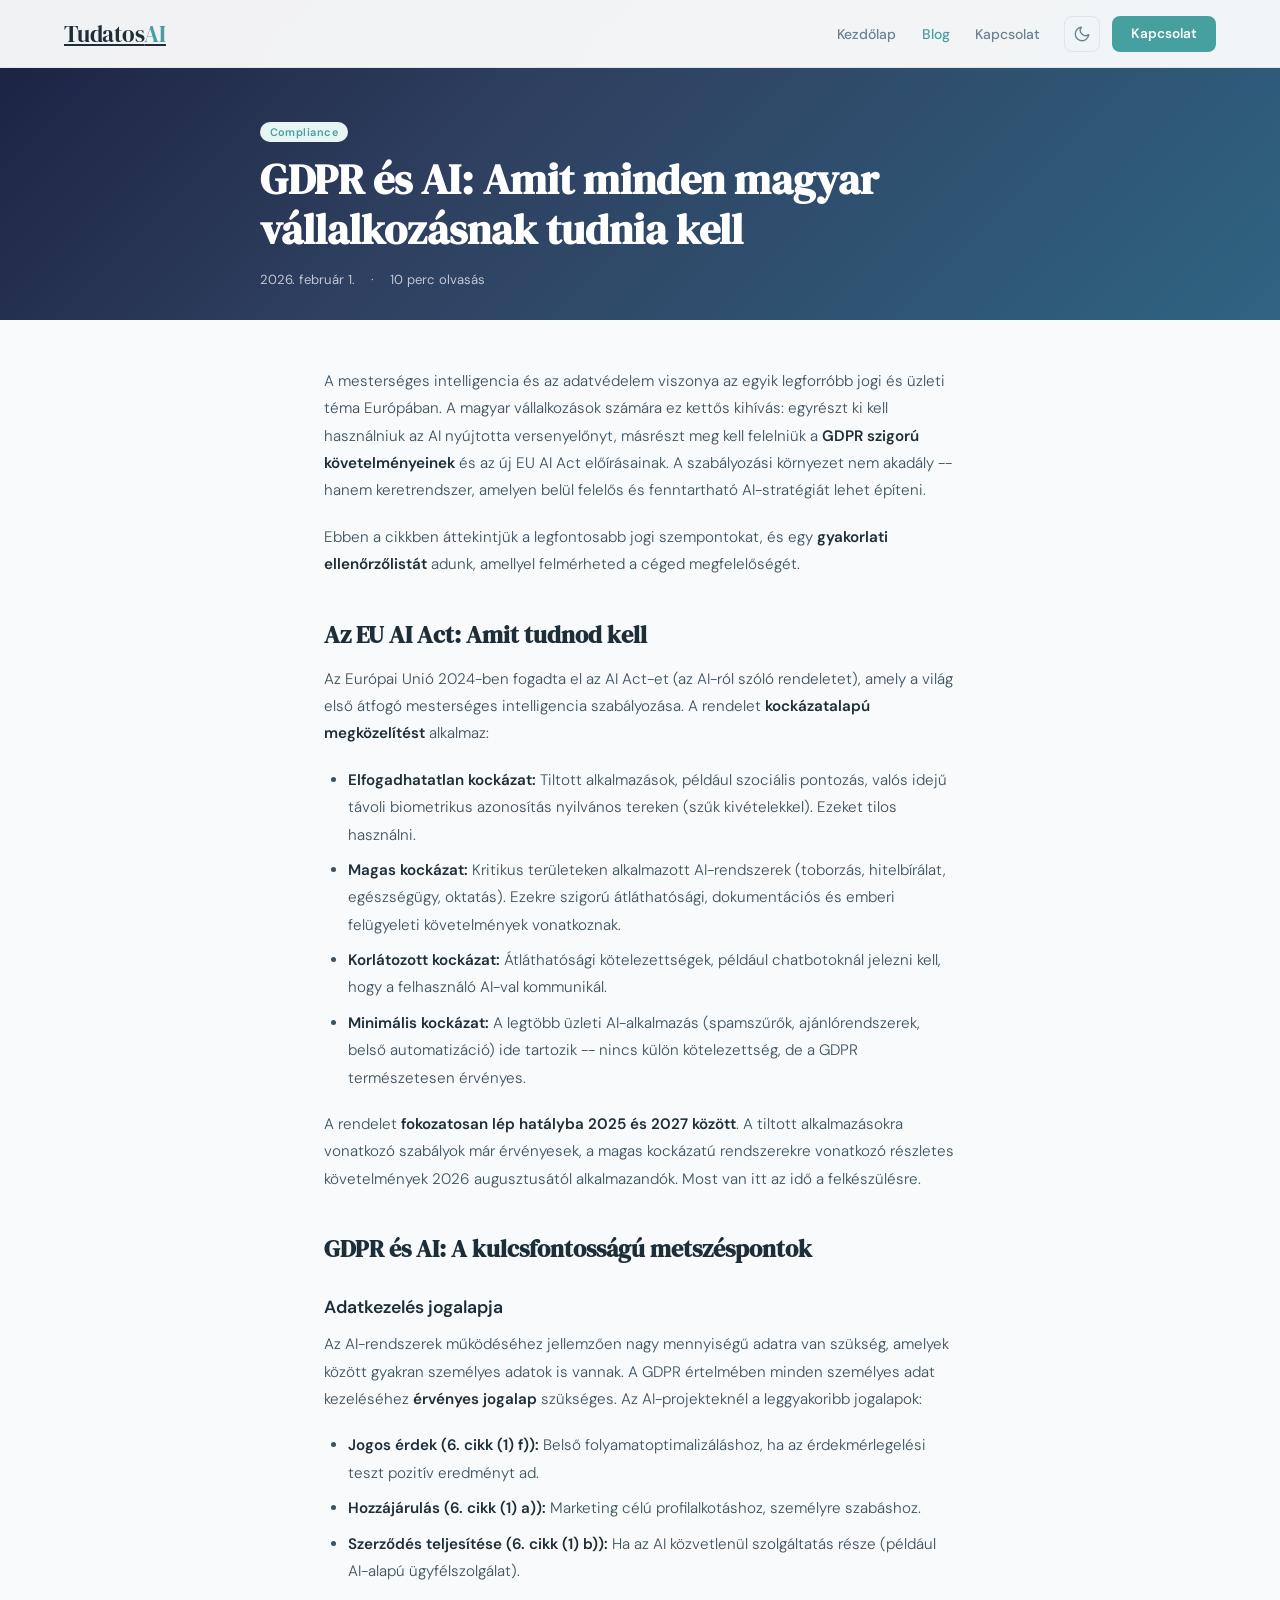
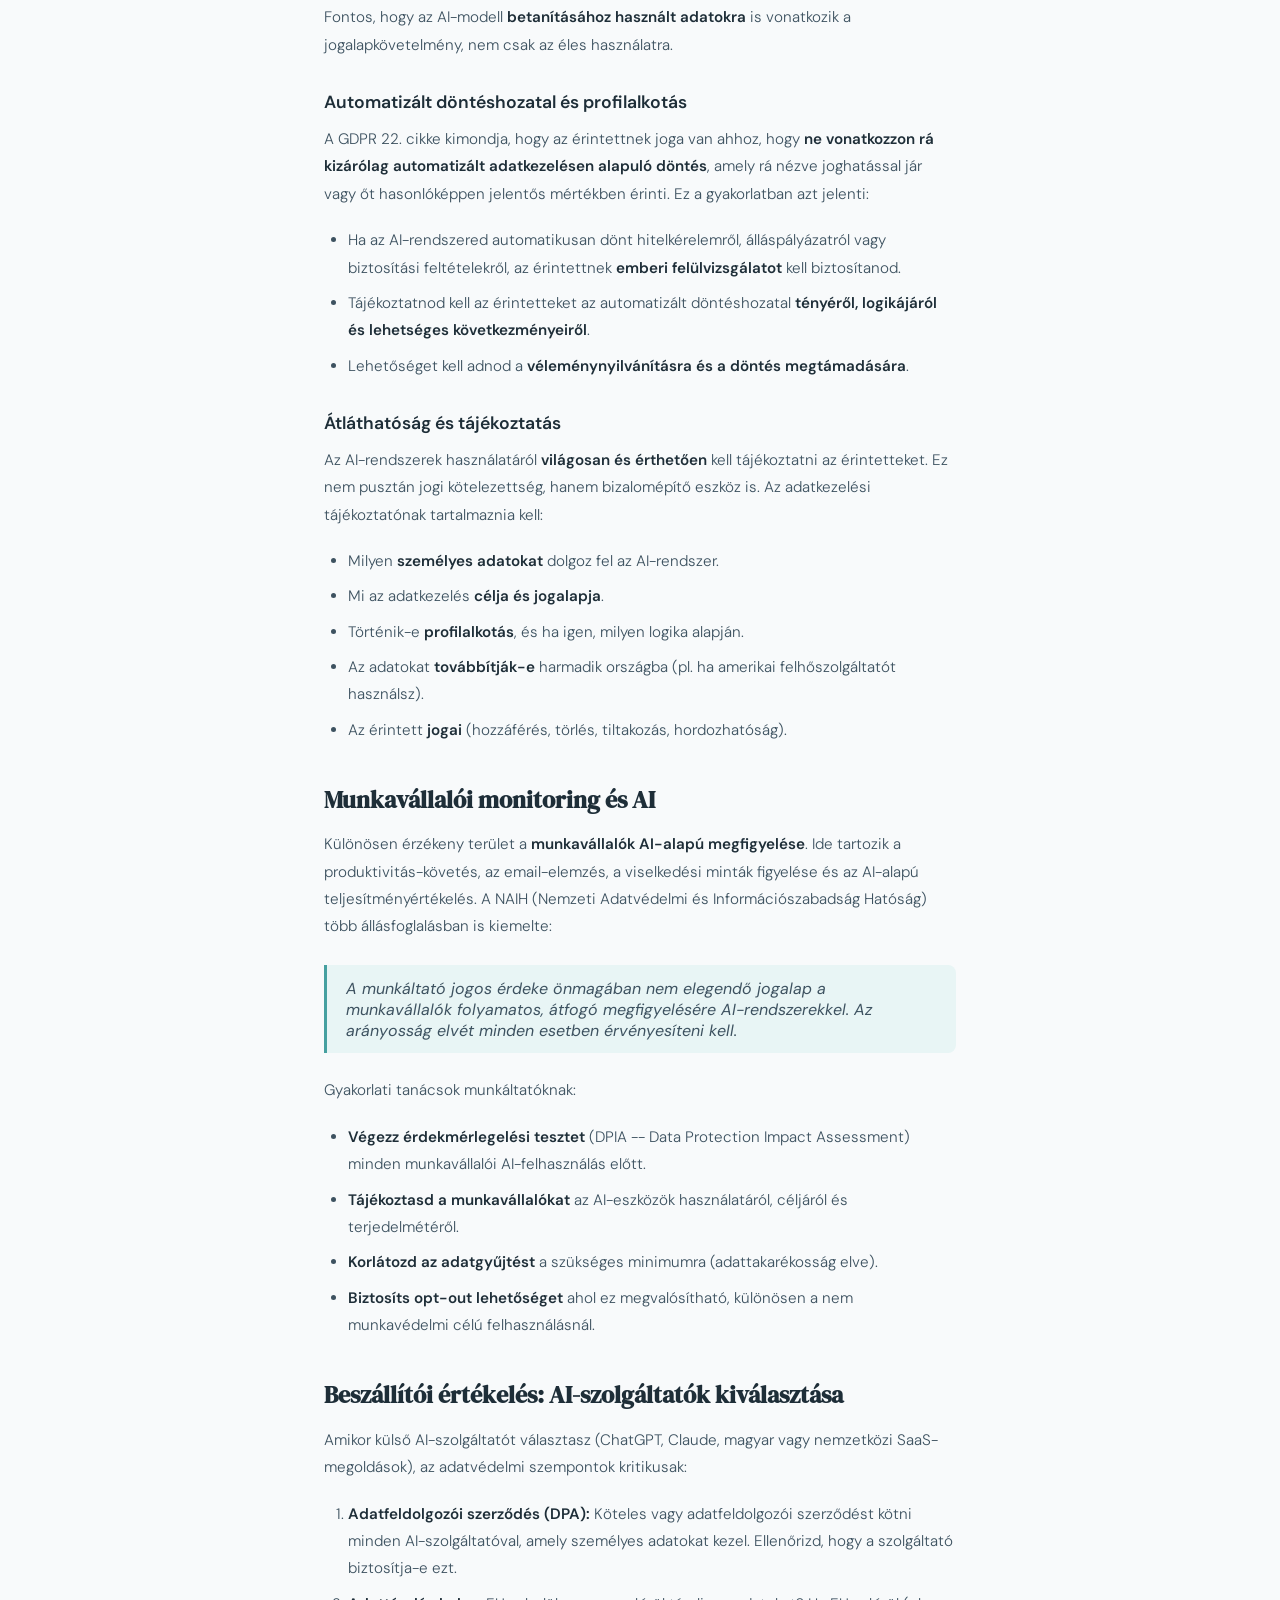
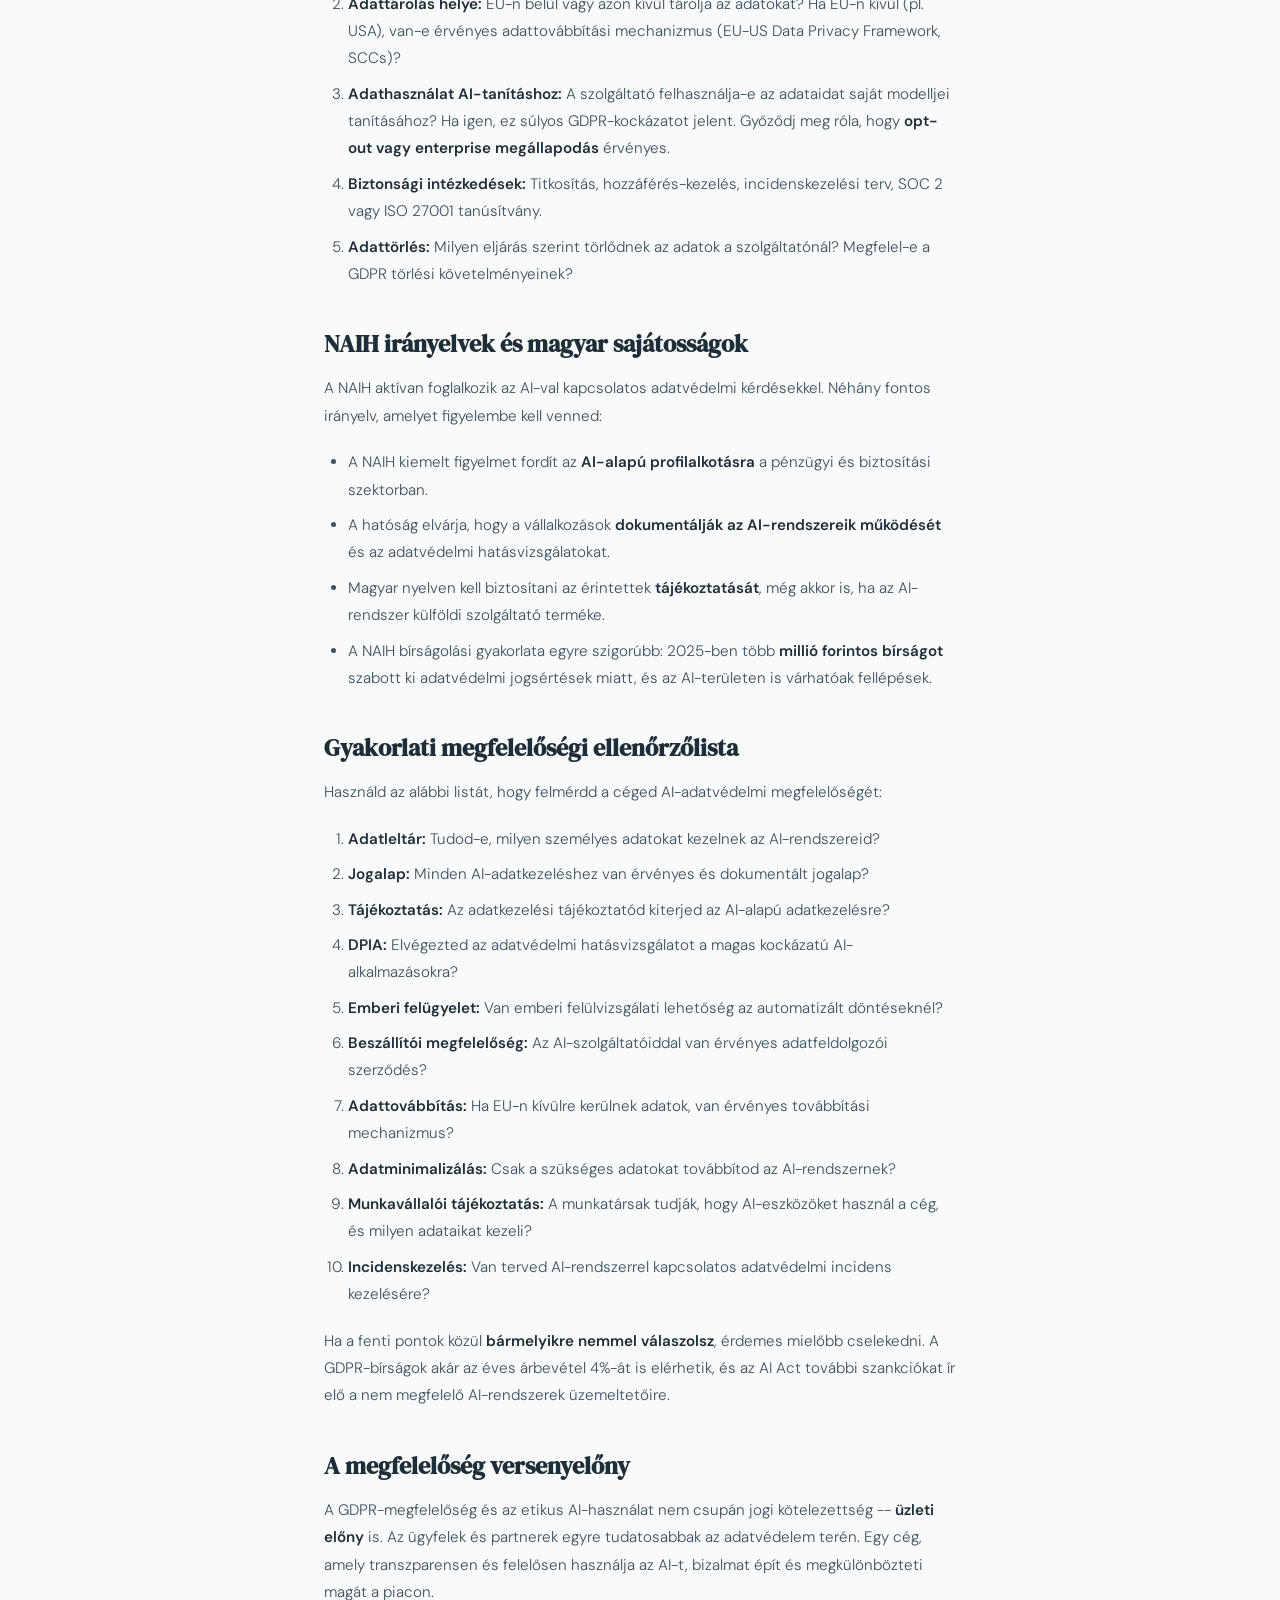
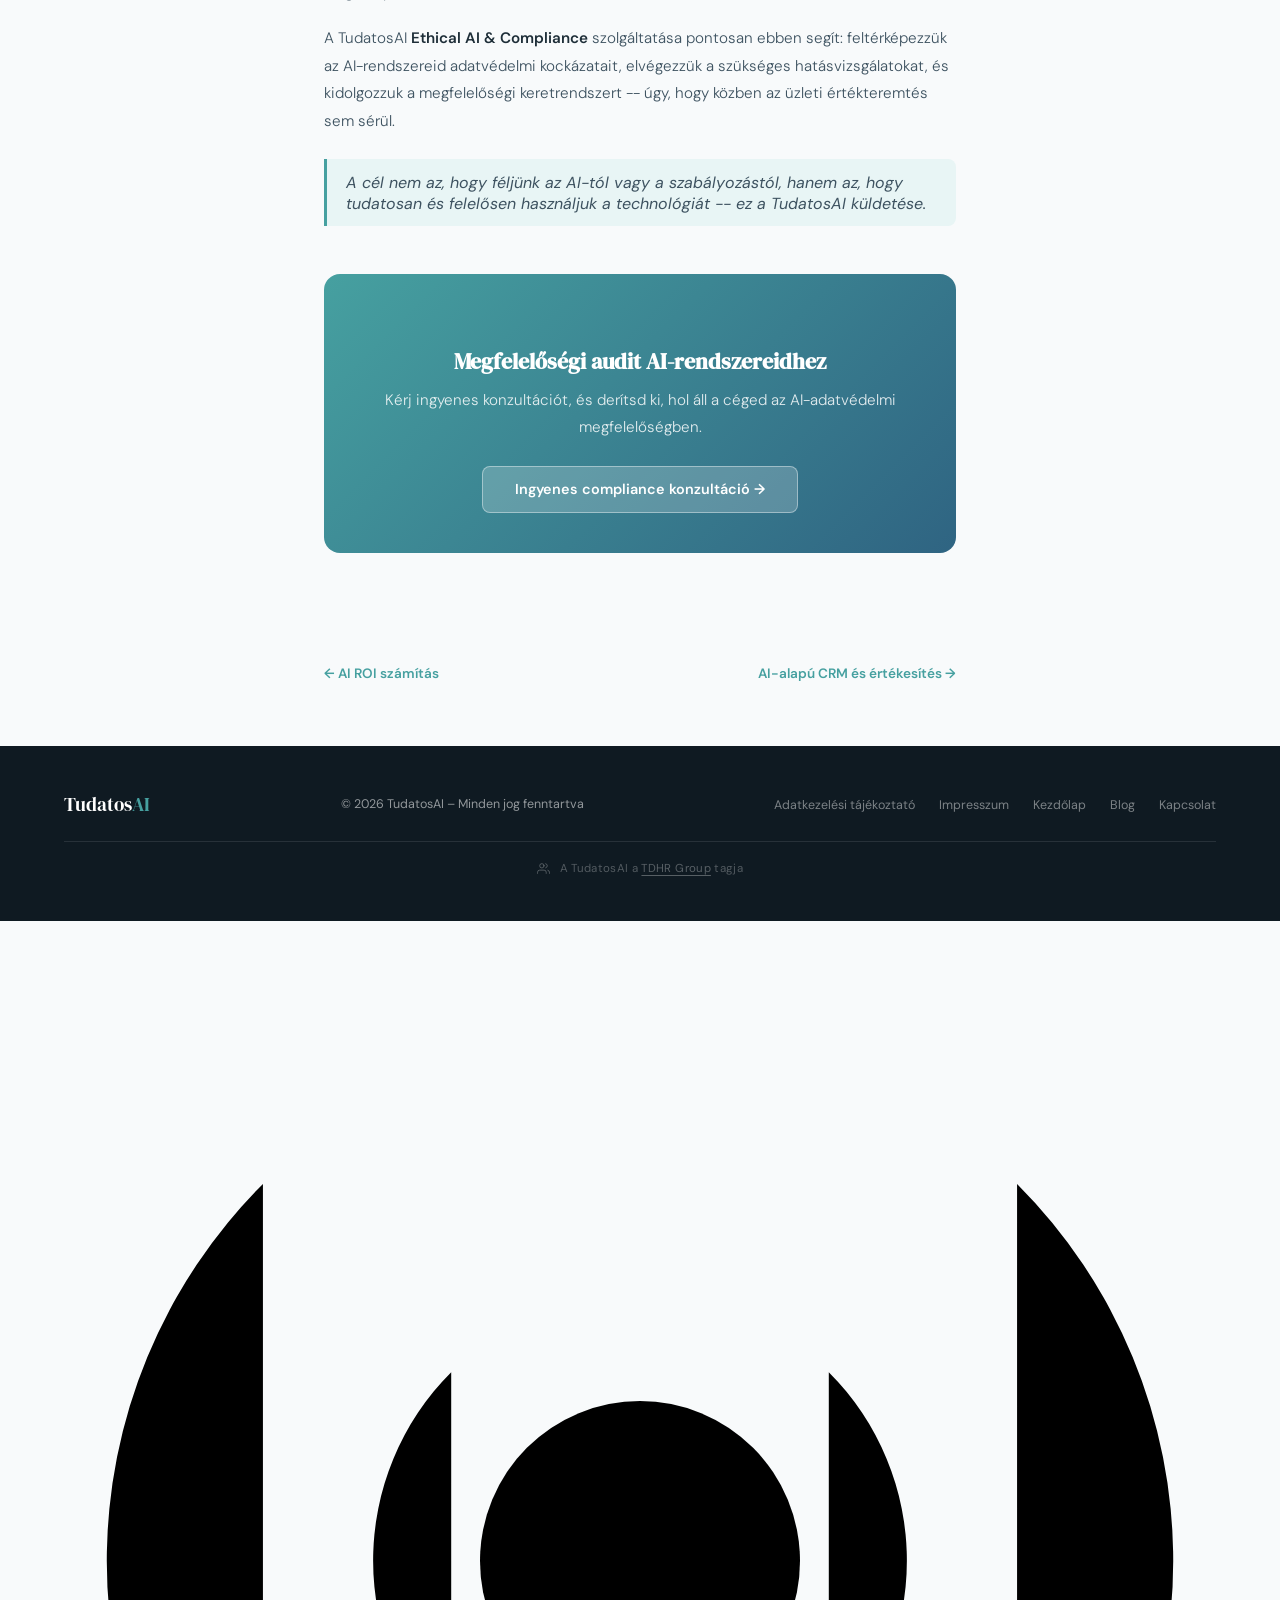
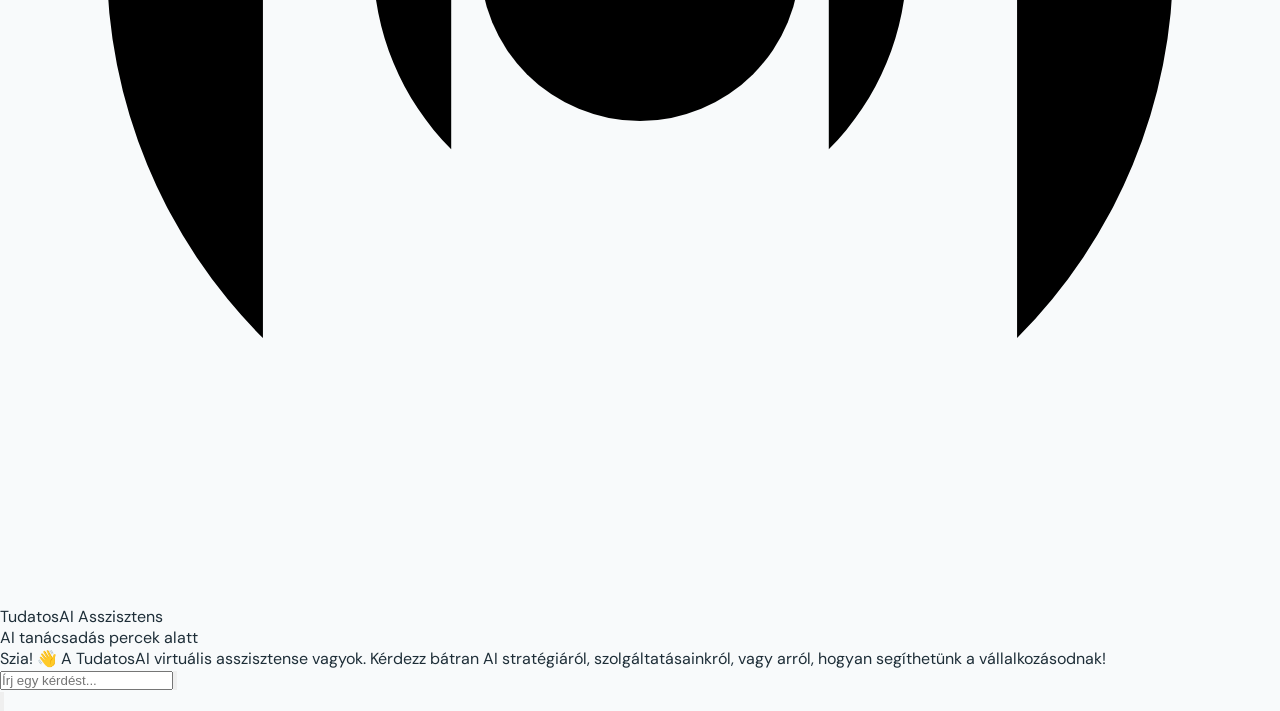
<file: blog/gdpr-ai-magyarorszag.html>
<!DOCTYPE html>
<html lang="hu">
<head>
<meta charset="UTF-8">
<meta name="viewport" content="width=device-width,initial-scale=1">
<title>GDPR és AI: Amit minden magyar vállalkozásnak tudnia kell | TudatosAI Blog</title>
<meta name="description" content="Gyakorlati útmutató a GDPR-megfeleléshez AI-rendszerek használatakor Magyarországon. EU AI Act, NAIH irányelvek, adatvédelmi ellenőrzőlista.">
<link rel="canonical" href="https://tudatosai.hu/blog/gdpr-ai-magyarorszag.html">
<link href="https://fonts.googleapis.com/css2?family=DM+Sans:wght@300;400;500;600;700&family=DM+Serif+Display&display=swap" rel="stylesheet">
<script type="application/ld+json">
{
  "@context":"https://schema.org",
  "@type":"Article",
  "headline":"GDPR és AI: Amit minden magyar vállalkozásnak tudnia kell",
  "description":"Gyakorlati útmutató a GDPR-megfeleléshez AI-rendszerek használatakor Magyarországon. EU AI Act, NAIH irányelvek, adatvédelmi ellenőrzőlista.",
  "datePublished":"2026-02-01",
  "dateModified":"2026-02-01",
  "author":{"@type":"Organization","name":"TudatosAI","url":"https://tudatosai.hu"},
  "publisher":{"@type":"Organization","name":"TudatosAI","url":"https://tudatosai.hu","logo":{"@type":"ImageObject","url":"https://tudatosai.hu/logo.png"}},
  "mainEntityOfPage":{"@type":"WebPage","@id":"https://tudatosai.hu/blog/gdpr-ai-magyarorszag.html"},
  "wordCount":1150,
  "articleSection":"Compliance"
}
</script>
<style>
*,*::before,*::after{margin:0;padding:0;box-sizing:border-box;}
:root {
  --gold:#D29B01; --gold-light:#F5E8B0; --gold-pale:#FBF5E0;
  --blue:#2F6482; --blue-light:#EAF2F7;
  --teal:#46A0A0; --teal-light:#E8F5F5; --teal-dark:#357878;
  --bg-page:#F8FAFB; --bg-card:#FFFFFF; --bg-alt:#F0F5F7;
  --bg-nav:rgba(255,255,255,0.94); --border:#DDE7EC;
  --text:#1E2E38; --text-mid:#3D5260; --text-muted:#6B8290;
  --shadow-sm:0 2px 10px rgba(47,100,130,.07);
  --shadow-md:0 8px 28px rgba(47,100,130,.11);
}
[data-theme="dark"] {
  --bg-page:#1F2F3D; --bg-card:#283D4E; --bg-alt:#243545;
  --bg-nav:rgba(31,47,61,0.96); --border:#446070;
  --text:#F0F5F8; --text-mid:#C4DAE5; --text-muted:#96B5C6;
  --shadow-sm:0 2px 10px rgba(0,0,0,.2); --shadow-md:0 8px 28px rgba(0,0,0,.3);
  --blue-light:#2E4858; --teal-light:#284242; --gold-pale:#352E08;
}
html{scroll-behavior:smooth;}
body{font-family:'DM Sans',sans-serif;background:var(--bg-page);color:var(--text);transition:background .3s,color .3s;}
a{color:inherit;}

nav{position:fixed;top:0;left:0;right:0;z-index:300;background:var(--bg-nav);backdrop-filter:blur(10px);border-bottom:1px solid var(--border);height:68px;display:flex;align-items:center;padding:0 5%;gap:1.5rem;transition:background .3s,border-color .3s;}
.logo{font-family:'DM Serif Display',serif;font-size:1.45rem;color:var(--text);letter-spacing:-.01em;white-space:nowrap;}
.logo em{color:var(--teal);font-style:normal;}
.nav-links{display:flex;gap:1.6rem;list-style:none;align-items:center;margin-left:auto;}
.nav-links a{color:var(--text-muted);font-size:.875rem;font-weight:500;transition:color .2s;white-space:nowrap;text-decoration:none;}
.nav-links a:hover,.nav-links a.active{color:var(--teal);}
.nav-actions{display:flex;align-items:center;gap:.7rem;flex-shrink:0;}
.dark-toggle{width:36px;height:36px;background:var(--bg-alt);border:1px solid var(--border);border-radius:8px;cursor:pointer;display:flex;align-items:center;justify-content:center;transition:background .2s;}
.dark-toggle:hover{background:var(--border);}
.dark-toggle svg{width:18px;height:18px;fill:none;stroke:var(--text-muted);stroke-width:1.8;stroke-linecap:round;stroke-linejoin:round;}
.icon-moon{display:block;} .icon-sun{display:none;}
[data-theme="dark"] .icon-moon{display:none;} [data-theme="dark"] .icon-sun{display:block;}
.nav-cta{padding:0 1.2rem;height:36px;background:var(--teal);color:#fff!important;border-radius:8px;font-weight:600!important;font-size:.85rem!important;display:inline-flex;align-items:center;transition:background .2s,transform .15s!important;text-decoration:none;}
.nav-cta:hover{background:var(--blue)!important;transform:translateY(-1px);}
.nav-hamburger{display:none;flex-direction:column;gap:5px;cursor:pointer;padding:6px;margin-left:auto;background:none;border:none;}
.nav-hamburger span{display:block;width:22px;height:2px;background:var(--text);border-radius:2px;transition:transform .3s,opacity .3s;}
.nav-hamburger.open span:nth-child(1){transform:translateY(7px) rotate(45deg);}
.nav-hamburger.open span:nth-child(2){opacity:0;}
.nav-hamburger.open span:nth-child(3){transform:translateY(-7px) rotate(-45deg);}
.mobile-nav{display:none;position:fixed;top:68px;left:0;right:0;z-index:299;background:var(--bg-card);border-bottom:1px solid var(--border);padding:1.5rem 5%;flex-direction:column;gap:1rem;box-shadow:var(--shadow-md);}
.mobile-nav.open{display:flex;}
.mobile-nav a{color:var(--text);font-weight:500;padding:.4rem 0;border-bottom:1px solid var(--border);text-decoration:none;}

.post-header{padding:120px 5% 2rem;background:linear-gradient(135deg,#1a2040 0%,#2F4060 40%,#2F6482 100%);transition:background .3s;}
.post-header-inner{max-width:760px;margin:0 auto;}
.post-tag{display:inline-block;padding:.2rem .6rem;border-radius:100px;background:var(--teal-light);color:var(--teal);font-size:.68rem;font-weight:600;letter-spacing:.04em;margin-bottom:.8rem;}
.post-title{font-family:'DM Serif Display',serif;font-size:clamp(1.8rem,3.5vw,2.6rem);line-height:1.2;color:var(--text);margin-bottom:1rem;}
.post-meta{font-size:.82rem;color:var(--text-muted);display:flex;gap:1rem;align-items:center;}
.post-header .post-title{color:#fff;}
.post-header .post-meta{color:rgba(255,255,255,.7);}
.post-body{max-width:760px;margin:0 auto;padding:3rem 5% 4rem;}
.post-body h2{font-family:'DM Serif Display',serif;font-size:1.5rem;color:var(--text);margin:2.5rem 0 1rem;line-height:1.3;}
.post-body h3{font-size:1.1rem;font-weight:600;color:var(--text);margin:2rem 0 .8rem;}
.post-body p{font-size:.95rem;color:var(--text-mid);line-height:1.8;margin-bottom:1.2rem;font-weight:300;}
.post-body ul,.post-body ol{padding-left:1.5rem;margin-bottom:1.2rem;}
.post-body li{font-size:.95rem;color:var(--text-mid);line-height:1.8;margin-bottom:.5rem;font-weight:300;}
.post-body blockquote{border-left:3px solid var(--teal);padding:.8rem 1.2rem;background:var(--teal-light);border-radius:0 8px 8px 0;margin:1.5rem 0;font-style:italic;color:var(--text-mid);}
.post-body strong{color:var(--text);font-weight:600;}
.post-body a{color:var(--teal);text-decoration:underline;text-underline-offset:3px;}
.post-cta{background:linear-gradient(135deg,var(--teal) 0%,var(--blue) 100%);border-radius:16px;padding:2.5rem;text-align:center;margin:3rem 0;}
.post-cta h3{font-family:'DM Serif Display',serif;color:#fff;font-size:1.4rem;margin-bottom:.6rem;}
.post-cta p{color:rgba(255,255,255,.85);font-size:.95rem;margin-bottom:1.5rem;font-weight:300;}
.post-cta .btn-fill{background:rgba(255,255,255,.2);border:1.5px solid rgba(255,255,255,.4);color:#fff;padding:.85rem 2rem;border-radius:8px;font-family:'DM Sans',sans-serif;font-size:.9rem;font-weight:600;display:inline-flex;align-items:center;transition:background .2s;text-decoration:none;}
.post-cta .btn-fill:hover{background:rgba(255,255,255,.3);}
.post-nav{display:flex;justify-content:space-between;gap:1rem;max-width:760px;margin:0 auto;padding:0 5% 4rem;flex-wrap:wrap;}
.post-nav-link{font-size:.85rem;color:var(--teal);font-weight:600;transition:color .2s;text-decoration:none;}
.post-nav-link:hover{color:var(--blue);}
.post-nav-link.next{margin-left:auto;}

footer{background:#0F1A22;color:rgba(255,255,255,.55);padding:2.8rem 5%;}
[data-theme="dark"] footer{background:#080E14;}
.footer-top{display:flex;justify-content:space-between;align-items:center;flex-wrap:wrap;gap:1rem;padding-bottom:1.5rem;border-bottom:1px solid rgba(255,255,255,.1);margin-bottom:1.2rem;}
.footer-logo{font-family:'DM Serif Display',serif;font-size:1.2rem;color:#fff;text-decoration:none;}
.footer-logo em{color:var(--teal);font-style:normal;}
.footer-copy{font-size:.78rem;}
.footer-links{display:flex;gap:1.5rem;list-style:none;}
.footer-links a{color:rgba(255,255,255,.45);font-size:.78rem;cursor:pointer;transition:color .2s;text-decoration:none;}
.footer-links a:hover{color:var(--teal);}
.footer-bottom{display:flex;align-items:center;justify-content:center;gap:.6rem;opacity:.5;}
.footer-bottom svg{width:13px;height:13px;stroke:currentColor;fill:none;stroke-width:1.8;stroke-linecap:round;stroke-linejoin:round;}
.footer-bottom span{font-size:.72rem;letter-spacing:.03em;}
.footer-bottom a{color:rgba(255,255,255,.6);text-decoration:underline;text-underline-offset:3px;transition:color .2s;}
.footer-bottom a:hover{color:var(--teal);}
@media(max-width:768px){
  .nav-links,.nav-cta{display:none;}.nav-hamburger{display:flex;}.nav-actions{margin-left:auto;}
  .post-header{padding:100px 4% 2rem;}.post-nav{flex-direction:column;}
  .footer-top{flex-direction:column;text-align:center;align-items:center;}
}
</style>
<link rel="icon" type="image/svg+xml" href="/favicon.svg">
</head>
<body>

<nav>
  <a href="/" class="logo">Tudatos<em>AI</em></a>
  <ul class="nav-links">
    <li><a href="/">Kezdőlap</a></li>
    <li><a href="/blog/" class="active">Blog</a></li>
    <li><a href="/#contact">Kapcsolat</a></li>
  </ul>
  <div class="nav-actions">
    <button class="dark-toggle" type="button" onclick="toggleDark()" aria-label="Toggle dark mode">
      <svg class="icon-moon" viewBox="0 0 24 24"><path d="M21 12.79A9 9 0 1 1 11.21 3a7 7 0 0 0 9.79 9.79z"/></svg>
      <svg class="icon-sun" viewBox="0 0 24 24"><circle cx="12" cy="12" r="5"/><line x1="12" y1="1" x2="12" y2="3"/><line x1="12" y1="21" x2="12" y2="23"/><line x1="4.22" y1="4.22" x2="5.64" y2="5.64"/><line x1="18.36" y1="18.36" x2="19.78" y2="19.78"/><line x1="1" y1="12" x2="3" y2="12"/><line x1="21" y1="12" x2="23" y2="12"/><line x1="4.22" y1="19.78" x2="5.64" y2="18.36"/><line x1="18.36" y1="5.64" x2="19.78" y2="4.22"/></svg>
    </button>
    <a href="/#contact" class="nav-cta">Kapcsolat</a>
    <button class="nav-hamburger" id="hamburger" type="button" aria-label="Menu" onclick="toggleMobileNav()"><span></span><span></span><span></span></button>
  </div>
</nav>
<div class="mobile-nav" id="mobileNav">
  <a href="/" onclick="closeMobileNav()">Kezdőlap</a>
  <a href="/blog/" onclick="closeMobileNav()">Blog</a>
  <a href="/#contact" onclick="closeMobileNav()">Kapcsolat</a>
</div>

<header class="post-header">
  <div class="post-header-inner">
    <span class="post-tag">Compliance</span>
    <h1 class="post-title">GDPR és AI: Amit minden magyar vállalkozásnak tudnia kell</h1>
    <div class="post-meta">
      <span>2026. február 1.</span>
      <span>·</span>
      <span>10 perc olvasás</span>
    </div>
  </div>
</header>

<article class="post-body">

  <p>A mesterséges intelligencia és az adatvédelem viszonya az egyik legforróbb jogi és üzleti téma Európában. A magyar vállalkozások számára ez kettős kihívás: egyrészt ki kell használniuk az AI nyújtotta versenyelőnyt, másrészt meg kell felelniük a <strong>GDPR szigorú követelményeinek</strong> és az új EU AI Act előírásainak. A szabályozási környezet nem akadály -- hanem keretrendszer, amelyen belül felelős és fenntartható AI-stratégiát lehet építeni.</p>

  <p>Ebben a cikkben áttekintjük a legfontosabb jogi szempontokat, és egy <strong>gyakorlati ellenőrzőlistát</strong> adunk, amellyel felmérheted a céged megfelelőségét.</p>

  <h2>Az EU AI Act: Amit tudnod kell</h2>

  <p>Az Európai Unió 2024-ben fogadta el az AI Act-et (az AI-ról szóló rendeletet), amely a világ első átfogó mesterséges intelligencia szabályozása. A rendelet <strong>kockázatalapú megközelítést</strong> alkalmaz:</p>

  <ul>
    <li><strong>Elfogadhatatlan kockázat:</strong> Tiltott alkalmazások, például szociális pontozás, valós idejű távoli biometrikus azonosítás nyilvános tereken (szűk kivételekkel). Ezeket tilos használni.</li>
    <li><strong>Magas kockázat:</strong> Kritikus területeken alkalmazott AI-rendszerek (toborzás, hitelbírálat, egészségügy, oktatás). Ezekre szigorú átláthatósági, dokumentációs és emberi felügyeleti követelmények vonatkoznak.</li>
    <li><strong>Korlátozott kockázat:</strong> Átláthatósági kötelezettségek, például chatbotoknál jelezni kell, hogy a felhasználó AI-val kommunikál.</li>
    <li><strong>Minimális kockázat:</strong> A legtöbb üzleti AI-alkalmazás (spamszűrők, ajánlórendszerek, belső automatizáció) ide tartozik -- nincs külön kötelezettség, de a GDPR természetesen érvényes.</li>
  </ul>

  <p>A rendelet <strong>fokozatosan lép hatályba 2025 és 2027 között</strong>. A tiltott alkalmazásokra vonatkozó szabályok már érvényesek, a magas kockázatú rendszerekre vonatkozó részletes követelmények 2026 augusztusától alkalmazandók. Most van itt az idő a felkészülésre.</p>

  <h2>GDPR és AI: A kulcsfontosságú metszéspontok</h2>

  <h3>Adatkezelés jogalapja</h3>
  <p>Az AI-rendszerek működéséhez jellemzően nagy mennyiségű adatra van szükség, amelyek között gyakran személyes adatok is vannak. A GDPR értelmében minden személyes adat kezeléséhez <strong>érvényes jogalap</strong> szükséges. Az AI-projekteknél a leggyakoribb jogalapok:</p>
  <ul>
    <li><strong>Jogos érdek (6. cikk (1) f)):</strong> Belső folyamatoptimalizáláshoz, ha az érdekmérlegelési teszt pozitív eredményt ad.</li>
    <li><strong>Hozzájárulás (6. cikk (1) a)):</strong> Marketing célú profilalkotáshoz, személyre szabáshoz.</li>
    <li><strong>Szerződés teljesítése (6. cikk (1) b)):</strong> Ha az AI közvetlenül szolgáltatás része (például AI-alapú ügyfélszolgálat).</li>
  </ul>
  <p>Fontos, hogy az AI-modell <strong>betanításához használt adatokra</strong> is vonatkozik a jogalapkövetelmény, nem csak az éles használatra.</p>

  <h3>Automatizált döntéshozatal és profilalkotás</h3>
  <p>A GDPR 22. cikke kimondja, hogy az érintettnek joga van ahhoz, hogy <strong>ne vonatkozzon rá kizárólag automatizált adatkezelésen alapuló döntés</strong>, amely rá nézve joghatással jár vagy őt hasonlóképpen jelentős mértékben érinti. Ez a gyakorlatban azt jelenti:</p>
  <ul>
    <li>Ha az AI-rendszered automatikusan dönt hitelkérelemről, álláspályázatról vagy biztosítási feltételekről, az érintettnek <strong>emberi felülvizsgálatot</strong> kell biztosítanod.</li>
    <li>Tájékoztatnod kell az érintetteket az automatizált döntéshozatal <strong>tényéről, logikájáról és lehetséges következményeiről</strong>.</li>
    <li>Lehetőséget kell adnod a <strong>véleménynyilvánításra és a döntés megtámadására</strong>.</li>
  </ul>

  <h3>Átláthatóság és tájékoztatás</h3>
  <p>Az AI-rendszerek használatáról <strong>világosan és érthetően</strong> kell tájékoztatni az érintetteket. Ez nem pusztán jogi kötelezettség, hanem bizalomépítő eszköz is. Az adatkezelési tájékoztatónak tartalmaznia kell:</p>
  <ul>
    <li>Milyen <strong>személyes adatokat</strong> dolgoz fel az AI-rendszer.</li>
    <li>Mi az adatkezelés <strong>célja és jogalapja</strong>.</li>
    <li>Történik-e <strong>profilalkotás</strong>, és ha igen, milyen logika alapján.</li>
    <li>Az adatokat <strong>továbbítják-e</strong> harmadik országba (pl. ha amerikai felhőszolgáltatót használsz).</li>
    <li>Az érintett <strong>jogai</strong> (hozzáférés, törlés, tiltakozás, hordozhatóság).</li>
  </ul>

  <h2>Munkavállalói monitoring és AI</h2>

  <p>Különösen érzékeny terület a <strong>munkavállalók AI-alapú megfigyelése</strong>. Ide tartozik a produktivitás-követés, az email-elemzés, a viselkedési minták figyelése és az AI-alapú teljesítményértékelés. A NAIH (Nemzeti Adatvédelmi és Információszabadság Hatóság) több állásfoglalásban is kiemelte:</p>

  <blockquote>A munkáltató jogos érdeke önmagában nem elegendő jogalap a munkavállalók folyamatos, átfogó megfigyelésére AI-rendszerekkel. Az arányosság elvét minden esetben érvényesíteni kell.</blockquote>

  <p>Gyakorlati tanácsok munkáltatóknak:</p>
  <ul>
    <li><strong>Végezz érdekmérlegelési tesztet</strong> (DPIA -- Data Protection Impact Assessment) minden munkavállalói AI-felhasználás előtt.</li>
    <li><strong>Tájékoztasd a munkavállalókat</strong> az AI-eszközök használatáról, céljáról és terjedelmétéről.</li>
    <li><strong>Korlátozd az adatgyűjtést</strong> a szükséges minimumra (adattakarékosság elve).</li>
    <li><strong>Biztosíts opt-out lehetőséget</strong> ahol ez megvalósítható, különösen a nem munkavédelmi célú felhasználásnál.</li>
  </ul>

  <h2>Beszállítói értékelés: AI-szolgáltatók kiválasztása</h2>

  <p>Amikor külső AI-szolgáltatót választasz (ChatGPT, Claude, magyar vagy nemzetközi SaaS-megoldások), az adatvédelmi szempontok kritikusak:</p>

  <ol>
    <li><strong>Adatfeldolgozói szerződés (DPA):</strong> Köteles vagy adatfeldolgozói szerződést kötni minden AI-szolgáltatóval, amely személyes adatokat kezel. Ellenőrizd, hogy a szolgáltató biztosítja-e ezt.</li>
    <li><strong>Adattárolás helye:</strong> EU-n belül vagy azon kívül tárolja az adatokat? Ha EU-n kívül (pl. USA), van-e érvényes adattovábbítási mechanizmus (EU-US Data Privacy Framework, SCCs)?</li>
    <li><strong>Adathasználat AI-tanításhoz:</strong> A szolgáltató felhasználja-e az adataidat saját modelljei tanításához? Ha igen, ez súlyos GDPR-kockázatot jelent. Győződj meg róla, hogy <strong>opt-out vagy enterprise megállapodás</strong> érvényes.</li>
    <li><strong>Biztonsági intézkedések:</strong> Titkosítás, hozzáférés-kezelés, incidenskezelési terv, SOC 2 vagy ISO 27001 tanúsítvány.</li>
    <li><strong>Adattörlés:</strong> Milyen eljárás szerint törlődnek az adatok a szolgáltatónál? Megfelel-e a GDPR törlési követelményeinek?</li>
  </ol>

  <h2>NAIH irányelvek és magyar sajátosságok</h2>

  <p>A NAIH aktívan foglalkozik az AI-val kapcsolatos adatvédelmi kérdésekkel. Néhány fontos irányelv, amelyet figyelembe kell venned:</p>

  <ul>
    <li>A NAIH kiemelt figyelmet fordít az <strong>AI-alapú profilalkotásra</strong> a pénzügyi és biztosítási szektorban.</li>
    <li>A hatóság elvárja, hogy a vállalkozások <strong>dokumentálják az AI-rendszereik működését</strong> és az adatvédelmi hatásvizsgálatokat.</li>
    <li>Magyar nyelven kell biztosítani az érintettek <strong>tájékoztatását</strong>, még akkor is, ha az AI-rendszer külföldi szolgáltató terméke.</li>
    <li>A NAIH bírságolási gyakorlata egyre szigorúbb: 2025-ben több <strong>millió forintos bírságot</strong> szabott ki adatvédelmi jogsértések miatt, és az AI-területen is várhatóak fellépések.</li>
  </ul>

  <h2>Gyakorlati megfelelőségi ellenőrzőlista</h2>

  <p>Használd az alábbi listát, hogy felmérdd a céged AI-adatvédelmi megfelelőségét:</p>

  <ol>
    <li><strong>Adatleltár:</strong> Tudod-e, milyen személyes adatokat kezelnek az AI-rendszereid?</li>
    <li><strong>Jogalap:</strong> Minden AI-adatkezeléshez van érvényes és dokumentált jogalap?</li>
    <li><strong>Tájékoztatás:</strong> Az adatkezelési tájékoztatód kiterjed az AI-alapú adatkezelésre?</li>
    <li><strong>DPIA:</strong> Elvégezted az adatvédelmi hatásvizsgálatot a magas kockázatú AI-alkalmazásokra?</li>
    <li><strong>Emberi felügyelet:</strong> Van emberi felülvizsgálati lehetőség az automatizált döntéseknél?</li>
    <li><strong>Beszállítói megfelelőség:</strong> Az AI-szolgáltatóiddal van érvényes adatfeldolgozói szerződés?</li>
    <li><strong>Adattovábbítás:</strong> Ha EU-n kívülre kerülnek adatok, van érvényes továbbítási mechanizmus?</li>
    <li><strong>Adatminimalizálás:</strong> Csak a szükséges adatokat továbbítod az AI-rendszernek?</li>
    <li><strong>Munkavállalói tájékoztatás:</strong> A munkatársak tudják, hogy AI-eszközöket használ a cég, és milyen adataikat kezeli?</li>
    <li><strong>Incidenskezelés:</strong> Van terved AI-rendszerrel kapcsolatos adatvédelmi incidens kezelésére?</li>
  </ol>

  <p>Ha a fenti pontok közül <strong>bármelyikre nemmel válaszolsz</strong>, érdemes mielőbb cselekedni. A GDPR-bírságok akár az éves árbevétel 4%-át is elérhetik, és az AI Act további szankciókat ír elő a nem megfelelő AI-rendszerek üzemeltetőire.</p>

  <h2>A megfelelőség versenyelőny</h2>

  <p>A GDPR-megfelelőség és az etikus AI-használat nem csupán jogi kötelezettség -- <strong>üzleti előny</strong> is. Az ügyfelek és partnerek egyre tudatosabbak az adatvédelem terén. Egy cég, amely transzparensen és felelősen használja az AI-t, bizalmat épít és megkülönbözteti magát a piacon.</p>

  <p>A TudatosAI <strong>Ethical AI & Compliance</strong> szolgáltatása pontosan ebben segít: feltérképezzük az AI-rendszereid adatvédelmi kockázatait, elvégezzük a szükséges hatásvizsgálatokat, és kidolgozzuk a megfelelőségi keretrendszert -- úgy, hogy közben az üzleti értékteremtés sem sérül.</p>

  <blockquote>A cél nem az, hogy féljünk az AI-tól vagy a szabályozástól, hanem az, hogy tudatosan és felelősen használjuk a technológiát -- ez a TudatosAI küldetése.</blockquote>

  <div class="post-cta">
    <h3>Megfelelőségi audit AI-rendszereidhez</h3>
    <p>Kérj ingyenes konzultációt, és derítsd ki, hol áll a céged az AI-adatvédelmi megfelelőségben.</p>
    <a href="/#contact" class="btn-fill">Ingyenes compliance konzultáció &rarr;</a>
  </div>

</article>

<div class="post-nav">
  <a href="ai-roi-szamitas.html" class="post-nav-link prev">&larr; AI ROI számítás</a>
  <a href="ai-crm-ertekesites.html" class="post-nav-link next">AI-alapú CRM és értékesítés &rarr;</a>
</div>

<footer>
  <div class="footer-top">
    <a href="/" class="footer-logo">Tudatos<em>AI</em></a>
    <div class="footer-copy">&copy; 2026 TudatosAI &ndash; Minden jog fenntartva</div>
    <ul class="footer-links">
      <li><a href="https://tudatosdiak.hu/adatkezelesi-tajekoztato">Adatkezelési tájékoztató</a></li>
      <li><a href="https://tudatosdiak.hu/impresszum">Impresszum</a></li>
      <li><a href="/">Kezdőlap</a></li>
      <li><a href="/blog/">Blog</a></li>
      <li><a href="/#contact">Kapcsolat</a></li>
    </ul>
  </div>
  <div class="footer-bottom">
    <svg viewBox="0 0 24 24"><path d="M17 21v-2a4 4 0 0 0-4-4H5a4 4 0 0 0-4 4v2"/><circle cx="9" cy="7" r="4"/><path d="M23 21v-2a4 4 0 0 0-3-3.87"/><path d="M16 3.13a4 4 0 0 1 0 7.75"/></svg>
    <span>A TudatosAI a <a href="https://tdhr.hu" target="_blank">TDHR Group</a> tagja</span>
  </div>
</footer>

<script>
function toggleDark(){const h=document.documentElement,d=h.getAttribute('data-theme')==='dark';h.setAttribute('data-theme',d?'light':'dark');localStorage.setItem('theme',d?'light':'dark');}
(function(){const s=localStorage.getItem('theme'),p=window.matchMedia('(prefers-color-scheme: dark)').matches;if(s==='dark'||(!s&&p))document.documentElement.setAttribute('data-theme','dark');})();
function toggleMobileNav(){document.getElementById('mobileNav').classList.toggle('open');document.getElementById('hamburger').classList.toggle('open');}
function closeMobileNav(){document.getElementById('mobileNav').classList.remove('open');document.getElementById('hamburger').classList.remove('open');}
</script>
<script src="/chatbot-widget.js"></script>

</body>
</html>
</file>
<file: chatbot-widget.css>
/* ═══ CHATBOT WIDGET ═══ */

/* FAB Button */
.chatbot-fab {
  position: fixed;
  bottom: 1.5rem;
  right: 1.5rem;
  z-index: 900;
  width: 56px;
  height: 56px;
  border-radius: 50%;
  background: linear-gradient(135deg, #46A0A0 0%, #2F6482 100%);
  border: none;
  cursor: pointer;
  display: flex;
  align-items: center;
  justify-content: center;
  box-shadow: 0 4px 16px rgba(47, 100, 130, 0.35);
  transition: transform 0.2s, box-shadow 0.2s;
}
.chatbot-fab:hover {
  transform: translateY(-2px) scale(1.05);
  box-shadow: 0 6px 24px rgba(47, 100, 130, 0.45);
}
.chatbot-fab svg {
  width: 26px;
  height: 26px;
  fill: none;
  stroke: #fff;
  stroke-width: 2;
  stroke-linecap: round;
  stroke-linejoin: round;
  transition: opacity 0.2s, transform 0.2s;
}
.chatbot-fab .icon-close {
  position: absolute;
  opacity: 0;
  transform: rotate(-90deg);
}
.chatbot-fab.open .icon-chat {
  opacity: 0;
  transform: rotate(90deg);
}
.chatbot-fab.open .icon-close {
  opacity: 1;
  transform: rotate(0);
}

/* Chat Panel */
.chatbot-panel {
  position: fixed;
  bottom: 5.5rem;
  right: 1.5rem;
  z-index: 899;
  width: 380px;
  max-height: 520px;
  background: var(--bg-card, #fff);
  border: 1px solid var(--border, #DDE7EC);
  border-radius: 16px;
  box-shadow: 0 12px 40px rgba(47, 100, 130, 0.18);
  display: flex;
  flex-direction: column;
  overflow: hidden;
  opacity: 0;
  transform: translateY(12px) scale(0.95);
  pointer-events: none;
  transition: opacity 0.25s ease, transform 0.25s ease;
}
.chatbot-panel.open {
  opacity: 1;
  transform: translateY(0) scale(1);
  pointer-events: auto;
}

/* Header */
.chatbot-header {
  background: linear-gradient(135deg, #46A0A0 0%, #2F6482 100%);
  padding: 1rem 1.2rem;
  display: flex;
  align-items: center;
  gap: 0.6rem;
  flex-shrink: 0;
}
.chatbot-header-avatar {
  width: 36px;
  height: 36px;
  background: rgba(255, 255, 255, 0.2);
  border-radius: 50%;
  display: flex;
  align-items: center;
  justify-content: center;
}
.chatbot-header-avatar svg {
  width: 18px;
  height: 18px;
  fill: none;
  stroke: #fff;
  stroke-width: 2;
  stroke-linecap: round;
  stroke-linejoin: round;
}
.chatbot-header-title {
  color: #fff;
  font-weight: 600;
  font-size: 0.9rem;
  font-family: 'DM Sans', sans-serif;
}
.chatbot-header-sub {
  color: rgba(255, 255, 255, 0.75);
  font-size: 0.72rem;
  font-family: 'DM Sans', sans-serif;
}

/* Messages Area */
.chatbot-messages {
  flex: 1;
  overflow-y: auto;
  padding: 1rem;
  display: flex;
  flex-direction: column;
  gap: 0.75rem;
  min-height: 200px;
  max-height: 340px;
  background: var(--bg-page, #F8FAFB);
}
.chatbot-messages::-webkit-scrollbar {
  width: 4px;
}
.chatbot-messages::-webkit-scrollbar-thumb {
  background: var(--border, #DDE7EC);
  border-radius: 4px;
}

/* Message Bubbles */
.chatbot-msg {
  max-width: 85%;
  padding: 0.65rem 0.9rem;
  border-radius: 12px;
  font-size: 0.85rem;
  line-height: 1.6;
  font-family: 'DM Sans', sans-serif;
  word-break: break-word;
}
.chatbot-msg.bot {
  align-self: flex-start;
  background: var(--bg-card, #fff);
  color: var(--text, #1E2E38);
  border: 1px solid var(--border, #DDE7EC);
  border-bottom-left-radius: 4px;
}
.chatbot-msg.user {
  align-self: flex-end;
  background: linear-gradient(135deg, #46A0A0, #2F6482);
  color: #fff;
  border-bottom-right-radius: 4px;
}

/* Typing Indicator */
.chatbot-typing {
  align-self: flex-start;
  display: flex;
  gap: 4px;
  padding: 0.65rem 0.9rem;
  background: var(--bg-card, #fff);
  border: 1px solid var(--border, #DDE7EC);
  border-radius: 12px;
  border-bottom-left-radius: 4px;
}
.chatbot-typing span {
  width: 7px;
  height: 7px;
  background: var(--text-muted, #6B8290);
  border-radius: 50%;
  animation: chatbot-bounce 1.4s infinite;
}
.chatbot-typing span:nth-child(2) { animation-delay: 0.2s; }
.chatbot-typing span:nth-child(3) { animation-delay: 0.4s; }
@keyframes chatbot-bounce {
  0%, 60%, 100% { transform: translateY(0); }
  30% { transform: translateY(-5px); }
}

/* Input Area */
.chatbot-input-area {
  display: flex;
  align-items: center;
  gap: 0.5rem;
  padding: 0.75rem 1rem;
  border-top: 1px solid var(--border, #DDE7EC);
  background: var(--bg-card, #fff);
  flex-shrink: 0;
}
.chatbot-input {
  flex: 1;
  border: 1.5px solid var(--border, #DDE7EC);
  border-radius: 8px;
  padding: 0.55rem 0.8rem;
  font-size: 0.85rem;
  font-family: 'DM Sans', sans-serif;
  background: var(--bg-alt, #F0F5F7);
  color: var(--text, #1E2E38);
  outline: none;
  transition: border-color 0.2s;
}
.chatbot-input::placeholder {
  color: var(--text-muted, #6B8290);
}
.chatbot-input:focus {
  border-color: #46A0A0;
}
.chatbot-send {
  width: 36px;
  height: 36px;
  border-radius: 8px;
  background: linear-gradient(135deg, #46A0A0, #2F6482);
  border: none;
  cursor: pointer;
  display: flex;
  align-items: center;
  justify-content: center;
  flex-shrink: 0;
  transition: opacity 0.2s;
}
.chatbot-send:hover {
  opacity: 0.85;
}
.chatbot-send:disabled {
  opacity: 0.5;
  cursor: not-allowed;
}
.chatbot-send svg {
  width: 16px;
  height: 16px;
  fill: none;
  stroke: #fff;
  stroke-width: 2;
  stroke-linecap: round;
  stroke-linejoin: round;
}

/* Mobile */
@media (max-width: 480px) {
  .chatbot-panel {
    width: calc(100% - 1.5rem);
    right: 0.75rem;
    bottom: 5rem;
    max-height: 70vh;
  }
}
</file>
